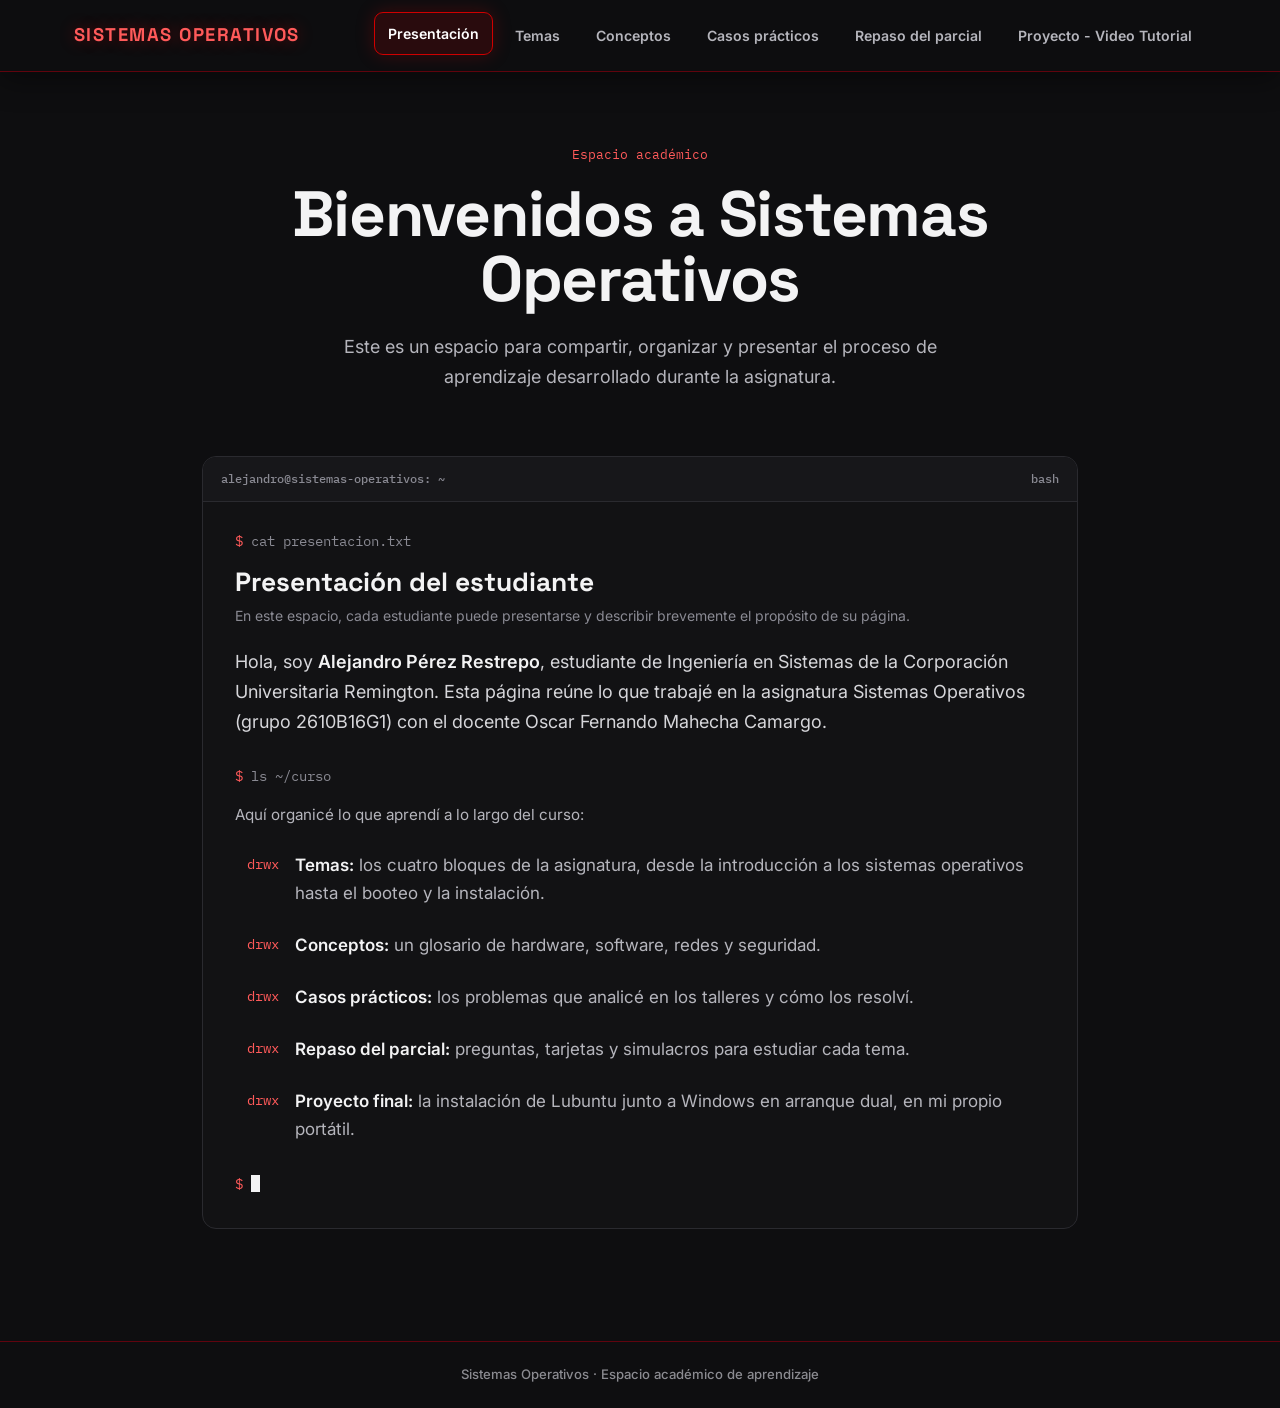
<file: index.html>
<!doctype html>
<html lang="es">

<head>
  <meta charset="utf-8">
  <meta name="viewport" content="width=device-width,initial-scale=1">
  <meta name="description" content="Espacio académico de Sistemas Operativos">
  <title>Presentación | Sistemas Operativos</title>
  <link rel="stylesheet" href="css/estilos.css">
  <link rel="shortcut icon" href="img/favicon.jpg" type="image/x-icon">
</head>

<body class="portada-page">
  <header class="site-header">
    <div class="nav-wrap"><a class="brand" href="index.html">SISTEMAS OPERATIVOS</a>
      <nav class="navbar" aria-label="Navegación principal"><a href="index.html" class="active">Presentación</a><a
          href="temas.html" class="">Temas</a><a href="conceptos.html" class="">Conceptos</a><a
          href="casos-practicos.html" class="">Casos prácticos</a><a href="repaso.html" class="">Repaso del parcial</a><a href="proyecto.html" class="">Proyecto - Video
          Tutorial</a></nav>
    </div>
  </header>
  <main class="portada">
    <section class="pt-hero">
      <p class="pt-eyebrow">Espacio académico</p>
      <h1>Bienvenidos a Sistemas Operativos</h1>
      <p class="pt-lead">Este es un espacio para compartir, organizar y presentar el proceso de aprendizaje desarrollado durante la asignatura.</p>
    </section>

    <section class="pt-term" aria-labelledby="pt-titulo">
      <div class="pt-bar" aria-hidden="true"><span>alejandro@sistemas-operativos: ~</span><span>bash</span></div>
      <div class="pt-screen">
        <p class="pt-cmd" aria-hidden="true"><span class="pt-prompt">$</span> cat presentacion.txt</p>
        <h2 id="pt-titulo">Presentación del estudiante</h2>
        <p class="pt-note">En este espacio, cada estudiante puede presentarse y describir brevemente el propósito de su página.</p>
        <p class="pt-intro">Hola, soy <strong>Alejandro Pérez Restrepo</strong>, estudiante de Ingeniería en Sistemas de la Corporación Universitaria Remington. Esta página reúne lo que trabajé en la asignatura Sistemas Operativos (grupo 2610B16G1) con el docente Oscar Fernando Mahecha Camargo.</p>
        <p class="pt-cmd" aria-hidden="true"><span class="pt-prompt">$</span> ls ~/curso</p>
        <p class="pt-listlead">Aquí organicé lo que aprendí a lo largo del curso:</p>
        <nav aria-label="Secciones del sitio">
          <ul class="pt-list">
            <li><a href="temas.html"><span class="pt-perm" aria-hidden="true">drwx</span><span class="pt-item"><strong>Temas:</strong> los cuatro bloques de la asignatura, desde la introducción a los sistemas operativos hasta el booteo y la instalación.</span></a></li>
            <li><a href="conceptos.html"><span class="pt-perm" aria-hidden="true">drwx</span><span class="pt-item"><strong>Conceptos:</strong> un glosario de hardware, software, redes y seguridad.</span></a></li>
            <li><a href="casos-practicos.html"><span class="pt-perm" aria-hidden="true">drwx</span><span class="pt-item"><strong>Casos prácticos:</strong> los problemas que analicé en los talleres y cómo los resolví.</span></a></li>
            <li><a href="repaso.html"><span class="pt-perm" aria-hidden="true">drwx</span><span class="pt-item"><strong>Repaso del parcial:</strong> preguntas, tarjetas y simulacros para estudiar cada tema.</span></a></li>
            <li><a href="proyecto.html"><span class="pt-perm" aria-hidden="true">drwx</span><span class="pt-item"><strong>Proyecto final:</strong> la instalación de Lubuntu junto a Windows en arranque dual, en mi propio portátil.</span></a></li>
          </ul>
        </nav>
        <p class="pt-cmd pt-end" aria-hidden="true"><span class="pt-prompt">$</span> <span class="pt-cursor"></span></p>
      </div>
    </section>
  </main>
  <footer class="footer">Sistemas Operativos · Espacio académico de aprendizaje</footer>
</body>

</html>
</file>
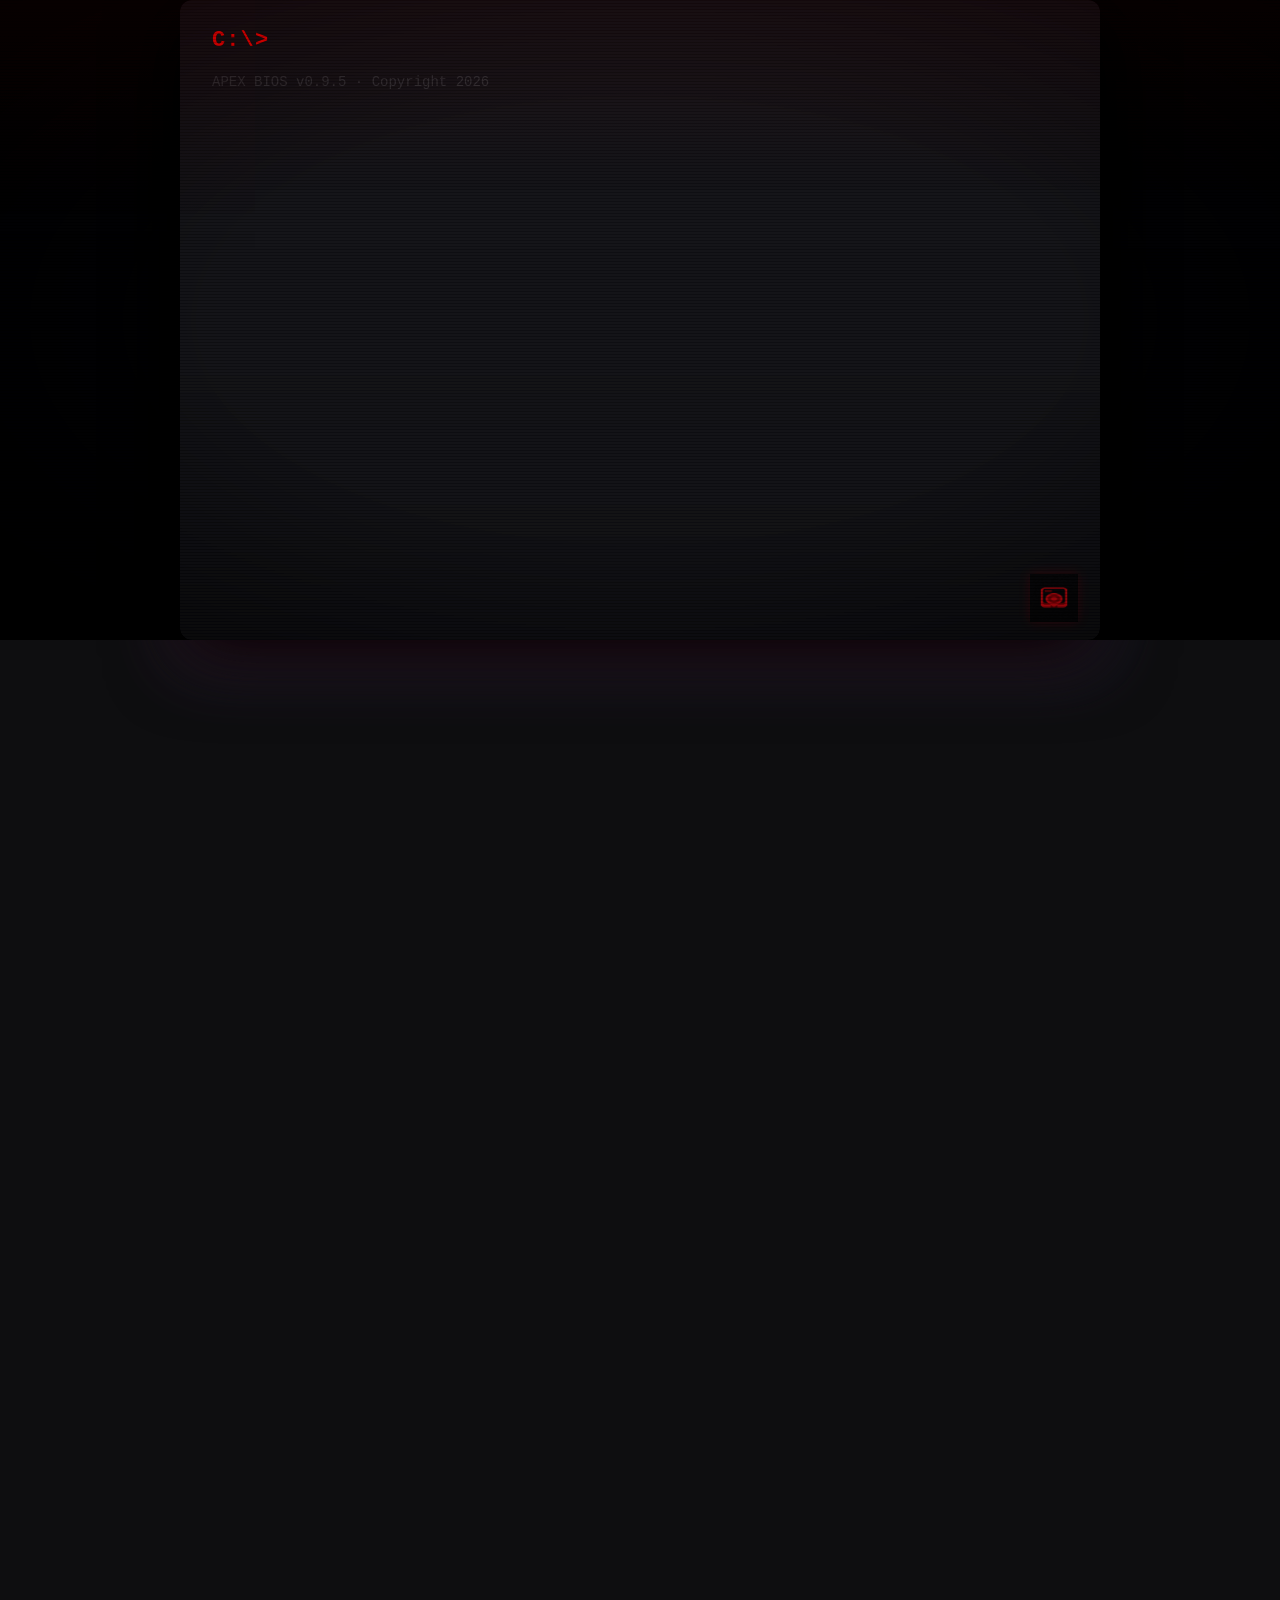
<file: juegos/index.html>
<!DOCTYPE html>
<html lang="es"><head><meta charset="utf-8"><title>Juegos · APEX OS</title>
<meta http-equiv="refresh" content="0; url=../apex-os-mejorado.html">
</head><body><p>Los juegos se abren desde el Arcade de <a href="../apex-os-mejorado.html">APEX OS</a>.</p></body></html>
</file>
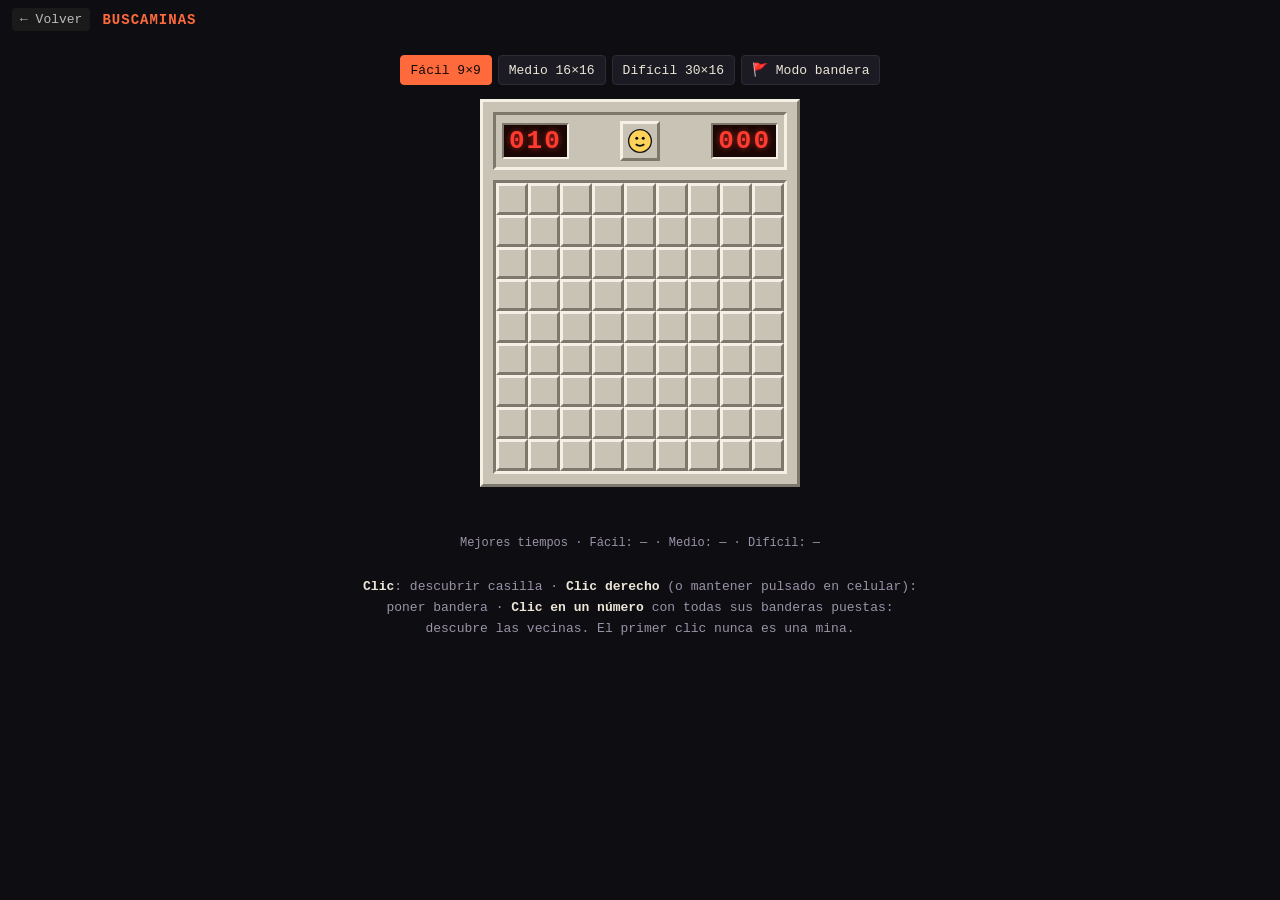
<file: juegos/buscaminas/index.html>
<!DOCTYPE html>
<html lang="es">
<head>
<meta charset="utf-8">
<meta name="viewport" content="width=device-width, initial-scale=1">
<title>Buscaminas · Juegos retro</title>
<style>
  :root{
    --bg:#0e0d12; --ink:#ece6d8; --dim:#9b93a8;
    --face:#c9c3b6; --hi:#f4f0e6; --lo:#7d776c; --open:#b9b3a6; --line:#a29c90;
    --accent:#ff6a3d; --led:#ff3b2f; --ledbg:#1a0705;
  }
  *{box-sizing:border-box}
  html,body{margin:0;min-height:100%;background:var(--bg);color:var(--ink);font-family:"IBM Plex Mono","Courier New",monospace}
  .top{display:flex;align-items:center;gap:12px;padding:8px 12px;font-size:13px;flex-wrap:wrap}
  .top a{color:#bbb;text-decoration:none;background:#1a1a1a;padding:4px 8px;border-radius:4px}
  .top h1{font-size:14px;margin:0;color:var(--accent);letter-spacing:1px}
  main{display:flex;flex-direction:column;align-items:center;padding:16px 10px 40px;gap:14px}
  .niveles{display:flex;gap:6px;flex-wrap:wrap;justify-content:center}
  .niveles button,.modo{font:inherit;font-size:13px;background:#1c1a22;color:var(--ink);border:1px solid #2e2a36;border-radius:4px;padding:6px 10px;cursor:pointer}
  .niveles button.on{background:var(--accent);border-color:var(--accent);color:#120a06}
  .modo.on{background:#ffd25a;color:#120a06;border-color:#ffd25a}

  /* Marco con relieve, estilo PC de los 90 pero con paleta propia */
  .marco{background:var(--face);padding:10px;border:3px solid;border-color:var(--hi) var(--lo) var(--lo) var(--hi);max-width:100%;overflow-x:auto}
  .panel{display:flex;align-items:center;justify-content:space-between;gap:12px;padding:6px;margin-bottom:10px;border:3px solid;border-color:var(--lo) var(--hi) var(--hi) var(--lo)}
  .led{background:var(--ledbg);color:var(--led);font-family:"Courier New",monospace;font-weight:bold;font-size:26px;line-height:1;padding:3px 5px;min-width:62px;text-align:right;letter-spacing:2px;text-shadow:0 0 6px rgba(255,59,47,.6);border:2px solid;border-color:var(--lo) var(--hi) var(--hi) var(--lo)}
  .cara{width:40px;height:40px;background:var(--face);border:3px solid;border-color:var(--hi) var(--lo) var(--lo) var(--hi);cursor:pointer;padding:0;display:grid;place-items:center}
  .cara:active{border-color:var(--lo) var(--hi) var(--hi) var(--lo)}
  .cara svg{width:26px;height:26px}
  .tablero{display:grid;border:3px solid;border-color:var(--lo) var(--hi) var(--hi) var(--lo);user-select:none;-webkit-user-select:none;touch-action:manipulation;width:max-content}
  .c{width:var(--t);height:var(--t);display:grid;place-items:center;font-weight:bold;font-size:calc(var(--t)*.62);line-height:1;
     background:var(--face);border:calc(var(--t)*.1) solid;border-color:var(--hi) var(--lo) var(--lo) var(--hi);cursor:pointer;padding:0;font-family:inherit}
  .c.abierta{background:var(--open);border:1px solid var(--line);cursor:default}
  .c.boom{background:var(--led)}
  .c.mal{background:#e8b0a8}
  .c svg{width:82%;height:82%}
  .n1{color:#1f4fd1}.n2{color:#1f7a2e}.n3{color:#c81d1d}.n4{color:#22237a}
  .n5{color:#7a1d1d}.n6{color:#127a7a}.n7{color:#111}.n8{color:#555}
  .info{color:var(--dim);font-size:13px;text-align:center;max-width:560px;line-height:1.6}
  .info b{color:var(--ink)}
  .records{font-size:12px;color:var(--dim)}
  .msg{min-height:1.4em;font-size:15px;color:#ffd25a}
</style>
<script>if (window.self !== window.top) document.documentElement.classList.add("embebido");</script>
<style>.embebido a[href="../"]{display:none!important}</style>
</head>
<body>
  <div class="top">
    <a href="../">← Volver</a>
    <h1>BUSCAMINAS</h1>
  </div>
  <main>
    <div class="niveles">
      <button data-n="facil">Fácil 9×9</button>
      <button data-n="medio">Medio 16×16</button>
      <button data-n="dificil">Difícil 30×16</button>
      <button class="modo" id="modo" title="En celular: activa para poner banderas con un toque">🚩 Modo bandera</button>
    </div>

    <div class="marco">
      <div class="panel">
        <div class="led" id="minas">000</div>
        <button class="cara" id="cara" aria-label="Nueva partida"></button>
        <div class="led" id="tiempo">000</div>
      </div>
      <div class="tablero" id="tablero" role="grid"></div>
    </div>

    <div class="msg" id="msg" aria-live="polite"></div>
    <div class="records" id="records"></div>
    <p class="info">
      <b>Clic</b>: descubrir casilla · <b>Clic derecho</b> (o mantener pulsado en celular): poner bandera ·
      <b>Clic en un número</b> con todas sus banderas puestas: descubre las vecinas.
      El primer clic nunca es una mina.
    </p>
  </main>

<script>
(() => {
  const NIVELES = {
    facil:   { w: 9,  h: 9,  minas: 10 },
    medio:   { w: 16, h: 16, minas: 40 },
    dificil: { w: 30, h: 16, minas: 99 },
  };

  // Iconos propios en SVG
  const SVG = {
    mina: '<svg viewBox="0 0 20 20"><g stroke="#111" stroke-width="2" stroke-linecap="round"><line x1="10" y1="1.5" x2="10" y2="18.5"/><line x1="1.5" y1="10" x2="18.5" y2="10"/><line x1="4" y1="4" x2="16" y2="16"/><line x1="16" y1="4" x2="4" y2="16"/></g><circle cx="10" cy="10" r="5.5" fill="#111"/><circle cx="8" cy="8" r="1.6" fill="#fff"/></svg>',
    bandera: '<svg viewBox="0 0 20 20"><path d="M12.5 1.5 L2 6.5 L12.5 11.5 Z" fill="#e01b1b" stroke="#7a0b0b" stroke-width=".8"/><rect x="12" y="1.5" width="2.2" height="14" fill="#111"/><rect x="5.5" y="15.5" width="12" height="3" rx=".5" fill="#111"/></svg>',
    cara: (tipo) => {
      const boca = { normal: '<path d="M8 15 Q12 18 16 15" stroke="#111" stroke-width="1.6" fill="none"/>',
                     susto:  '<circle cx="12" cy="15.5" r="2" fill="#111"/>',
                     gano:   '<path d="M7.5 14 Q12 19.5 16.5 14 Z" fill="#111"/>',
                     perdio: '<path d="M8 17 Q12 13.5 16 17" stroke="#111" stroke-width="1.6" fill="none"/>' }[tipo];
      const ojos = tipo === "perdio"
        ? '<g stroke="#111" stroke-width="1.4"><line x1="7.5" y1="8" x2="10" y2="10.5"/><line x1="10" y1="8" x2="7.5" y2="10.5"/><line x1="14" y1="8" x2="16.5" y2="10.5"/><line x1="16.5" y1="8" x2="14" y2="10.5"/></g>'
        : tipo === "gano"
        ? '<rect x="5.5" y="8" width="13" height="3" rx="1" fill="#111"/>'
        : '<circle cx="9" cy="9.5" r="1.4" fill="#111"/><circle cx="15" cy="9.5" r="1.4" fill="#111"/>';
      return '<svg viewBox="0 0 24 24"><circle cx="12" cy="12" r="10.5" fill="#ffd25a" stroke="#111" stroke-width="1.2"/>' + ojos + boca + '</svg>';
    },
  };

  const $ = id => document.getElementById(id);
  const tablero = $("tablero"), cara = $("cara");
  let nivel, W, H, N, celdas, minas, abiertas, banderas, estado, t0, timer, modoBandera = false;

  const vecinos = i => {
    const x = i % W, y = (i / W) | 0, r = [];
    for (let dy = -1; dy <= 1; dy++) for (let dx = -1; dx <= 1; dx++) {
      if (!dx && !dy) continue;
      const nx = x + dx, ny = y + dy;
      if (nx >= 0 && ny >= 0 && nx < W && ny < H) r.push(ny * W + nx);
    }
    return r;
  };

  function nuevo(n) {
    nivel = n || nivel || "facil";
    ({ w: W, h: H, minas: N } = NIVELES[nivel]);
    document.querySelectorAll(".niveles button[data-n]").forEach(b => b.classList.toggle("on", b.dataset.n === nivel));
    minas = null; abiertas = 0; banderas = 0; estado = "listo";
    clearInterval(timer); $("tiempo").textContent = "000";
    $("msg").textContent = "";
    ponerCara("normal");
    // Tamaño de casilla según el ancho de pantalla
    const t = Math.max(22, Math.min(32, Math.floor((Math.min(innerWidth, 1000) - 60) / W)));
    tablero.style.setProperty("--t", t + "px");
    tablero.style.gridTemplateColumns = `repeat(${W}, var(--t))`;
    tablero.innerHTML = "";
    celdas = [];
    for (let i = 0; i < W * H; i++) {
      const b = document.createElement("button");
      b.className = "c"; b.dataset.i = i;
      b.setAttribute("aria-label", "casilla");
      tablero.appendChild(b);
      celdas.push({ el: b, mina: false, n: 0, abierta: false, bandera: false });
    }
    contador();
    mostrarRecords();
  }

  // Las minas se ponen después del primer clic, evitando esa casilla y sus vecinas
  function sembrar(segura) {
    const prohibidas = new Set([segura, ...vecinos(segura)]);
    const libres = [];
    for (let i = 0; i < W * H; i++) if (!prohibidas.has(i)) libres.push(i);
    for (let k = 0; k < N; k++) {           // Fisher-Yates parcial
      const j = k + Math.floor(Math.random() * (libres.length - k));
      [libres[k], libres[j]] = [libres[j], libres[k]];
      celdas[libres[k]].mina = true;
    }
    celdas.forEach((c, i) => c.n = vecinos(i).filter(v => celdas[v].mina).length);
    minas = true;
    estado = "jugando";
    t0 = performance.now();
    timer = setInterval(() => $("tiempo").textContent = String(Math.min(999, ((performance.now() - t0) / 1000) | 0)).padStart(3, "0"), 250);
  }

  function abrir(i) {
    const pila = [i];
    while (pila.length) {                    // relleno por inundación de las zonas vacías
      const k = pila.pop(), c = celdas[k];
      if (c.abierta || c.bandera) continue;
      c.abierta = true; abiertas++;
      c.el.classList.add("abierta");
      c.el.setAttribute("aria-label", c.n ? c.n + " minas cerca" : "vacía");
      if (c.mina) { c.el.innerHTML = SVG.mina; continue; }
      if (c.n) { c.el.textContent = c.n; c.el.classList.add("n" + c.n); }
      else vecinos(k).forEach(v => pila.push(v));
    }
  }

  function descubrir(i) {
    if (estado === "fin") return;
    if (!minas) sembrar(i);
    const c = celdas[i];
    if (c.bandera) return;
    if (c.abierta) {                         // "acorde": abrir vecinas si las banderas coinciden
      if (!c.n) return;
      const vs = vecinos(i);
      if (vs.filter(v => celdas[v].bandera).length !== c.n) return;
      vs.forEach(v => { if (!celdas[v].abierta && !celdas[v].bandera) { if (celdas[v].mina) return perder(v); abrir(v); } });
    } else {
      if (c.mina) return perder(i);
      abrir(i);
    }
    if (estado !== "fin" && abiertas === W * H - N) ganar();
  }

  function marcar(i) {
    if (estado === "fin") return;
    const c = celdas[i];
    if (c.abierta) return;
    c.bandera = !c.bandera;
    banderas += c.bandera ? 1 : -1;
    c.el.innerHTML = c.bandera ? SVG.bandera : "";
    c.el.setAttribute("aria-label", c.bandera ? "bandera" : "casilla");
    contador();
  }

  function perder(i) {
    estado = "fin"; clearInterval(timer);
    celdas.forEach(c => {
      if (c.mina && !c.bandera) { c.el.classList.add("abierta"); c.el.innerHTML = SVG.mina; }
      if (!c.mina && c.bandera) c.el.classList.add("mal");
    });
    celdas[i].el.classList.add("boom");
    ponerCara("perdio");
    $("msg").textContent = "¡Boom! Pulsa la cara para jugar de nuevo.";
  }

  function ganar() {
    estado = "fin"; clearInterval(timer);
    const seg = (performance.now() - t0) / 1000;
    celdas.forEach(c => { if (c.mina && !c.bandera) { c.bandera = true; c.el.innerHTML = SVG.bandera; } });
    banderas = N; contador();
    ponerCara("gano");
    const rec = leerRecords(), previo = rec[nivel];
    let txt = `¡Ganaste en ${seg.toFixed(1)} segundos!`;
    if (!previo || seg < previo) { rec[nivel] = seg; guardarRecords(rec); txt += " Nuevo récord."; }
    $("msg").textContent = txt;
    mostrarRecords();
  }

  const contador = () => {
    const v = N - banderas;
    $("minas").textContent = (v < 0 ? "-" + String(-v).padStart(2, "0") : String(v).padStart(3, "0"));
  };
  const ponerCara = t => cara.innerHTML = SVG.cara(t);

  // Récords en este navegador
  function leerRecords() { try { return JSON.parse(localStorage.getItem("buscaminas-records")) || {}; } catch (e) { return {}; } }
  function guardarRecords(r) { try { localStorage.setItem("buscaminas-records", JSON.stringify(r)); } catch (e) {} }
  function mostrarRecords() {
    const r = leerRecords();
    const f = k => r[k] ? r[k].toFixed(1) + " s" : "—";
    $("records").textContent = `Mejores tiempos · Fácil: ${f("facil")} · Medio: ${f("medio")} · Difícil: ${f("dificil")}`;
  }

  // ---------- Entrada: ratón y toque ----------
  let pulsado = null, largo = false;
  tablero.addEventListener("contextmenu", e => e.preventDefault());
  tablero.addEventListener("pointerdown", e => {
    const b = e.target.closest(".c"); if (!b || estado === "fin") return;
    if (e.button === 0) ponerCara("susto");
    largo = false;
    if (e.pointerType !== "mouse") {
      pulsado = setTimeout(() => { largo = true; marcar(+b.dataset.i); if (navigator.vibrate) navigator.vibrate(25); }, 380);
    }
  });
  const soltar = () => { clearTimeout(pulsado); if (estado !== "fin") ponerCara("normal"); };
  tablero.addEventListener("pointerup", e => {
    soltar();
    const b = e.target.closest(".c"); if (!b) return;
    const i = +b.dataset.i;
    if (largo) return;
    if (e.button === 2) return marcar(i);
    if (e.button === 0) (modoBandera && !celdas[i].abierta) ? marcar(i) : descubrir(i);
  });
  tablero.addEventListener("pointerleave", soltar);
  tablero.addEventListener("pointercancel", soltar);

  cara.addEventListener("click", () => nuevo());
  document.querySelectorAll(".niveles button[data-n]").forEach(b => b.addEventListener("click", () => nuevo(b.dataset.n)));
  $("modo").addEventListener("click", () => { modoBandera = !modoBandera; $("modo").classList.toggle("on", modoBandera); });
  addEventListener("keydown", e => { if (e.key === "F2" || e.key === "r") nuevo(); });

  nuevo("facil");
})();
</script>
</body>
</html>
</file>
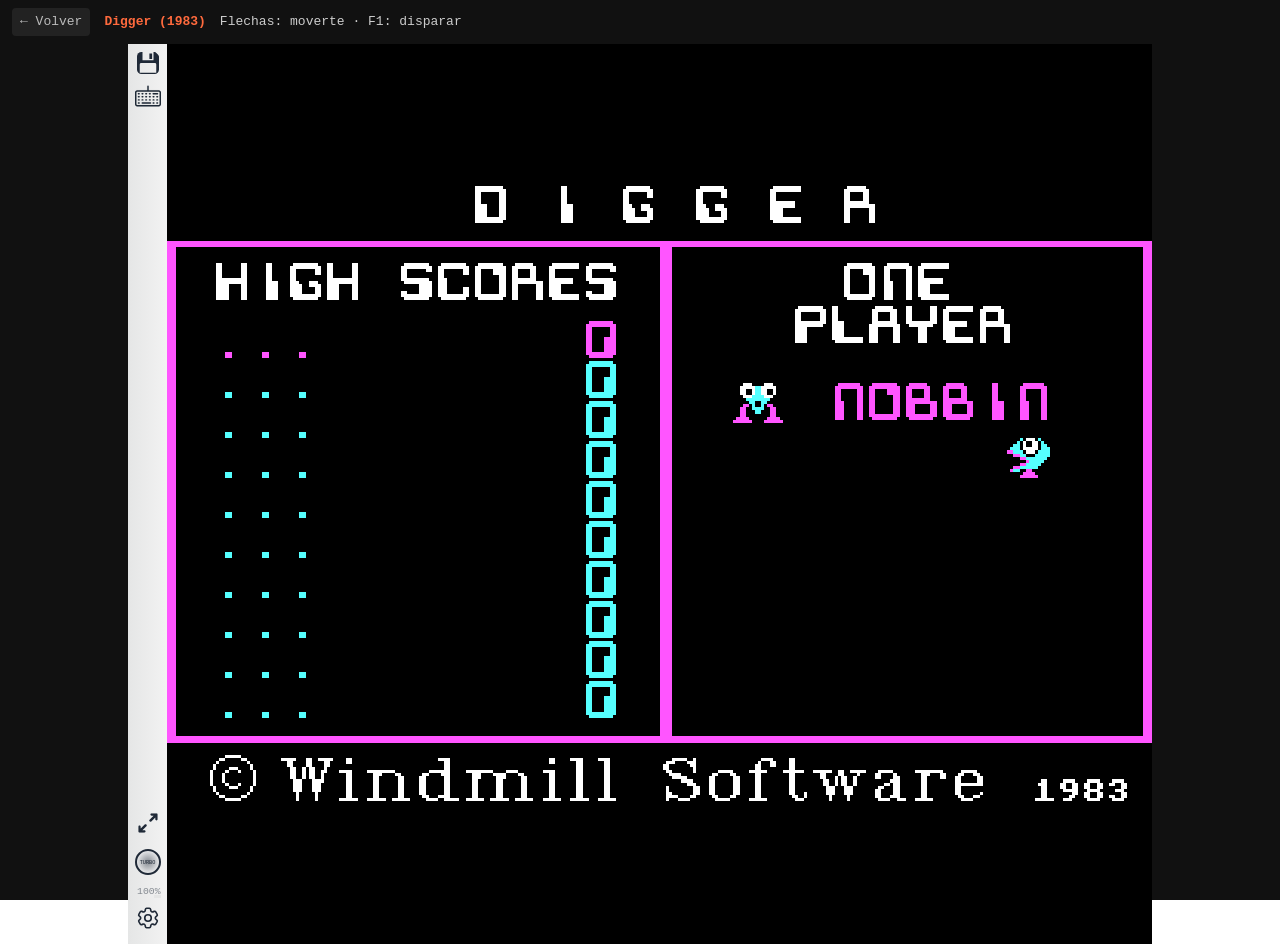
<file: juegos/dos/index.html>
<!DOCTYPE html>
<html lang="es">
<head>
  <meta charset="UTF-8">
  <meta name="viewport" content="width=device-width, initial-scale=1.0">
  <title>Juego DOS en el navegador</title>

  <!-- js-dos: DOSBox compilado a WebAssembly, copiado dentro del repo (carpeta js-dos/) -->
  <link rel="stylesheet" href="js-dos/js-dos.css">
  <script src="js-dos/js-dos.js"></script>

  <style>
    html, body { margin: 0; height: 100%; background: #111; color: #ccc; font-family: monospace; }
    .top { display: flex; align-items: center; gap: 14px; padding: 8px 12px; font-size: 13px; flex-wrap: wrap; }
    .top a { color: #bbb; text-decoration: none; background: #222; padding: 4px 8px; border-radius: 4px; }
    .top b { color: #ff6a3d; }
    #dos { width: 100%; max-width: 1024px; aspect-ratio: 4 / 3; margin: 0 auto; }
    .missing { max-width: 640px; margin: 60px auto; padding: 20px; line-height: 1.6; }
  </style>
<script>if (window.self !== window.top) document.documentElement.classList.add("embebido");</script>
<style>.embebido a[href="../"]{display:none!important}.embebido .top{display:none}.embebido #dos{max-width:none;height:100vh;aspect-ratio:auto}</style>
</head>
<body>
  <div class="top">
    <a href="../">← Volver</a>
    <b id="titulo"></b>
    <span id="controles"></span>
  </div>
  <div id="dos"></div>

  <script>
    // Catálogo de juegos: cada uno es un bundle .jsdos en esta misma carpeta.
    // Un bundle es solo un .zip con los archivos del juego + .jsdos/dosbox.conf
    const JUEGOS = {
      digger:   { titulo: "Digger (1983)", bundle: "digger.jsdos",
                  controles: "Flechas: moverte · F1: disparar" },
      freedoom: { titulo: "Freedoom: Phase 1 (motor FastDoom)", bundle: "freedoom.jsdos",
                  controles: "Flechas: moverte · Ctrl: disparar · Espacio: abrir puertas · Alt+flechas: paso lateral · Shift: correr · 1-7: armas" },
      wolf3d:   { titulo: "Wolfenstein 3D · episodio shareware (1992)", bundle: "wolf3d.jsdos",
                  controles: "Flechas: moverte · Ctrl: disparar · Espacio: abrir puertas · Alt+flechas: paso lateral" },
      tyrian:   { titulo: "Tyrian 2000 (freeware)", bundle: "tyrian.jsdos",
                  controles: "Flechas: mover la nave · Espacio: disparar · Enter: menú" },
      omf:      { titulo: "One Must Fall: 2097 (freeware)", bundle: "omf.jsdos",
                  controles: "Flechas: moverte · Ctrl/Alt: golpe y patada · Enter: menú" },
      liero:    { titulo: "Liero 1.33 (freeware)", bundle: "liero.jsdos",
                  controles: "J1: flechas, Ctrl, Shift · J2: R/F/D/G, Tab, ` · ver menú del juego" },
    };

    const id = new URLSearchParams(location.search).get("juego") || "digger";
    const juego = JUEGOS[id];
    const dosDiv = document.getElementById("dos");

    if (!juego) {
      dosDiv.outerHTML = '<div class="missing">No existe ese juego. Vuelve a la portada.</div>';
    } else {
      document.title = juego.titulo + " · Juegos retro";
      document.getElementById("titulo").textContent = juego.titulo;
      document.getElementById("controles").textContent = juego.controles;

      // Si el bundle todavía no se ha subido al repo, avisar en vez de mostrar un error del emulador
      fetch(juego.bundle, { method: "HEAD" }).then(r => {
        if (!r.ok) throw new Error();
        Dos(dosDiv, {
          url: juego.bundle,
          pathPrefix: new URL("js-dos/emulators/", location.href).href, // dónde están los .wasm
          autoStart: true,
        });
      }).catch(() => {
        dosDiv.outerHTML = '<div class="missing">Este juego todavía no está instalado: falta el archivo <code>dos/' +
          juego.bundle + '</code> en el repositorio. Mira el README para saber cómo agregarlo.</div>';
      });
    }
  </script>
</body>
</html>
</file>
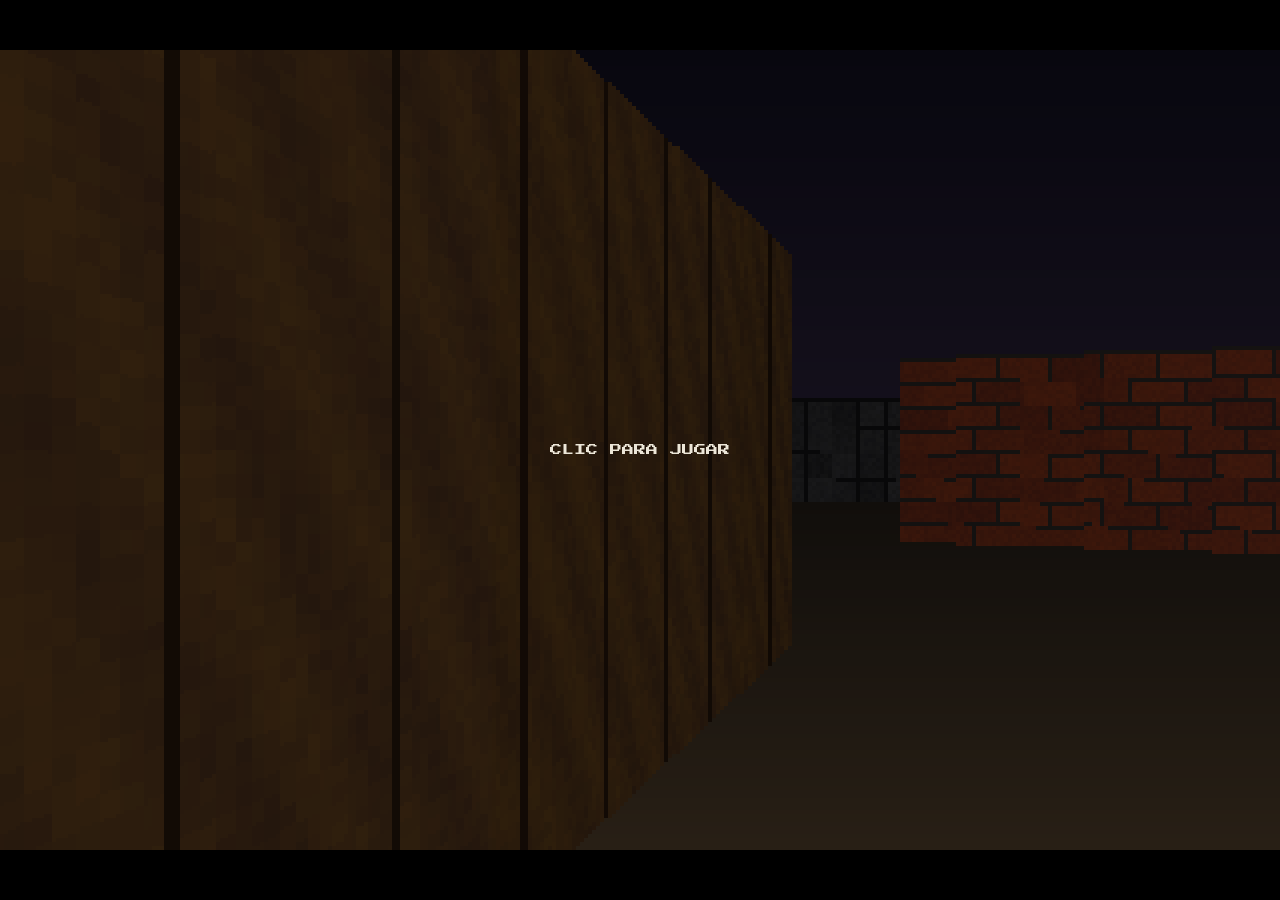
<file: juegos/raycaster/index.html>
<!DOCTYPE html>
<html lang="es">
<head>
<meta charset="utf-8">
<meta name="viewport" content="width=device-width, initial-scale=1">
<title>Mini raycaster retro: cómo funciona un 3D de los 90</title>
<link rel="preconnect" href="https://fonts.googleapis.com">
<link href="https://fonts.googleapis.com/css2?family=Press+Start+2P&family=IBM+Plex+Sans:wght@400;600&family=IBM+Plex+Mono&display=swap" rel="stylesheet">
<style>
  :root{
    --bg:#0e0d12; --panel:#17151d; --line:#2a2633; --ink:#ece6d8; --dim:#9b93a8;
    --accent:#ff6a3d; --green:#7cf29a; --yellow:#ffd25a;
  }
  *{box-sizing:border-box}
  html,body{margin:0;background:var(--bg);color:var(--ink);font-family:"IBM Plex Sans",system-ui,sans-serif;line-height:1.55}
  header{max-width:1100px;margin:0 auto;padding:28px 20px 8px}
  h1{font-family:"Press Start 2P",monospace;font-size:clamp(16px,2.6vw,24px);line-height:1.4;margin:0 0 10px;color:var(--accent);letter-spacing:.5px}
  header p{margin:0;color:var(--dim);max-width:760px}
  main{max-width:1100px;margin:0 auto;padding:16px 20px;display:grid;grid-template-columns:minmax(0,1fr) 300px;gap:18px}
  @media (max-width:860px){main{grid-template-columns:1fr}}
  .stage{background:#000;border:2px solid var(--line);border-radius:6px;position:relative;overflow:hidden}
  #view{display:block;width:100%;height:auto;aspect-ratio:320/200;image-rendering:pixelated;image-rendering:crisp-edges;outline:none}
  .hud{display:flex;justify-content:space-between;gap:10px;padding:8px 12px;font-family:"IBM Plex Mono",monospace;font-size:12px;color:var(--dim);background:#0a090d;border-top:1px solid var(--line);flex-wrap:wrap}
  .hud b{color:var(--yellow);font-weight:400}
  .focus-hint{position:absolute;inset:0;display:flex;align-items:center;justify-content:center;background:rgba(0,0,0,.55);font-family:"Press Start 2P",monospace;font-size:12px;color:var(--ink);cursor:pointer;text-align:center;padding:20px}
  .focus-hint.hidden{display:none}
  .touch{display:none;grid-template-columns:repeat(3,56px);gap:6px;justify-content:center;padding:10px;background:#0a090d}
  .touch button{height:48px;border-radius:8px;border:1px solid var(--line);background:var(--panel);color:var(--ink);font-size:18px;touch-action:none;user-select:none}
  @media (pointer:coarse){.touch{display:grid}}
  aside{display:flex;flex-direction:column;gap:14px}
  .card{background:var(--panel);border:1px solid var(--line);border-radius:6px;padding:14px}
  .card h2{font-family:"Press Start 2P",monospace;font-size:10px;margin:0 0 10px;color:var(--green);letter-spacing:.5px}
  #map{width:100%;height:auto;aspect-ratio:1;image-rendering:pixelated;display:block;border-radius:4px;cursor:crosshair;background:#000}
  .small{font-size:12px;color:var(--dim);margin:8px 0 0}
  label.row{display:flex;align-items:center;justify-content:space-between;gap:10px;font-size:14px;padding:6px 0;border-bottom:1px dashed var(--line)}
  label.row:last-child{border-bottom:0}
  label.row span.v{font-family:"IBM Plex Mono",monospace;color:var(--yellow);font-size:12px;min-width:46px;text-align:right}
  input[type=range]{width:120px;accent-color:var(--accent)}
  input[type=checkbox]{accent-color:var(--accent);width:16px;height:16px}
  select{background:#0a090d;color:var(--ink);border:1px solid var(--line);border-radius:4px;padding:3px 6px;font-family:inherit}
  .explain{max-width:1100px;margin:0 auto;padding:10px 20px 50px}
  .explain h2{font-family:"Press Start 2P",monospace;font-size:13px;color:var(--accent);margin:26px 0 14px}
  .steps{display:grid;grid-template-columns:repeat(auto-fit,minmax(240px,1fr));gap:12px}
  .step{background:var(--panel);border:1px solid var(--line);border-radius:6px;padding:14px}
  .step .n{font-family:"Press Start 2P",monospace;font-size:10px;color:var(--yellow)}
  .step h3{margin:6px 0 6px;font-size:15px}
  .step p{margin:0;font-size:14px;color:#cfc8d9}
  code{font-family:"IBM Plex Mono",monospace;font-size:.92em;background:#0a090d;border:1px solid var(--line);padding:1px 5px;border-radius:3px;color:var(--green)}
  .note{margin-top:14px;font-size:14px;color:#cfc8d9;background:var(--panel);border-left:3px solid var(--accent);padding:12px 14px;border-radius:0 6px 6px 0}
  kbd{font-family:"IBM Plex Mono",monospace;font-size:11px;border:1px solid var(--line);border-bottom-width:2px;padding:0 5px;border-radius:3px;background:#0a090d}
</style>
<script>if (window.self !== window.top) document.documentElement.classList.add("embebido");</script>
<style>.embebido a[href="../"]{display:none!important}</style>
<style>
  /* Versión para APEX OS: solo el juego, sin paneles de explicación */
  html,body{background:#000;height:100%;overflow:hidden}
  header,aside,.explain,.hud{display:none!important}
  main{display:flex;align-items:center;justify-content:center;max-width:none;height:100vh;padding:0}
  main>section{width:min(100%,calc(100vh * 1.6))}
  .stage{border:0;border-radius:0}
</style>
</head>
<body>
<header>
  <a href="../" style="font-family:'IBM Plex Mono',monospace;font-size:13px;color:#9b93a8;text-decoration:none">← Volver</a>
  <h1>Mini raycaster</h1>
  <p>Un "3D falso" como el de Wolfenstein 3D (1992), hecho en unas 300 líneas de JavaScript y un <code>&lt;canvas&gt;</code>, sin librerías. Muévete con <kbd>W</kbd><kbd>S</kbd> o <kbd>↑</kbd><kbd>↓</kbd>, gira con <kbd>←</kbd><kbd>→</kbd> y camina de lado con <kbd>A</kbd><kbd>D</kbd>. Cambia los controles de la derecha para ver qué hace cada pieza del motor.</p>
</header>

<main>
  <section>
    <div class="stage">
      <canvas id="view" width="320" height="200" tabindex="0"></canvas>
      <div class="focus-hint" id="hint">CLIC PARA JUGAR</div>
      <div class="hud">
        <span>FPS <b id="fps">0</b></span>
        <span>Rayos/cuadro <b id="rays">0</b></span>
        <span>Pos <b id="pos">0,0</b></span>
        <span>Ángulo <b id="ang">0°</b></span>
      </div>
      <div class="touch" id="touch">
        <span></span><button data-k="ArrowUp">▲</button><span></span>
        <button data-k="ArrowLeft">⟲</button><button data-k="ArrowDown">▼</button><button data-k="ArrowRight">⟳</button>
      </div>
    </div>
  </section>

  <aside>
    <div class="card">
      <h2>VISTA DESDE ARRIBA</h2>
      <canvas id="map" width="256" height="256"></canvas>
      <p class="small">Las líneas verdes son los rayos. Haz clic en una celda para poner o quitar una pared.</p>
    </div>
    <div class="card">
      <h2>CONTROLES DEL MOTOR</h2>
      <label class="row">Número de rayos
        <select id="nrays">
          <option value="20">20</option><option value="40">40</option><option value="80">80</option>
          <option value="160">160</option><option value="320" selected>320</option>
        </select>
      </label>
      <label class="row">Campo de visión <input type="range" id="fov" min="30" max="120" value="66"><span class="v" id="fovv">66°</span></label>
      <label class="row">Corregir "ojo de pez" <input type="checkbox" id="fish" checked></label>
      <label class="row">Texturas <input type="checkbox" id="tex" checked></label>
      <label class="row">Sombra por distancia <input type="checkbox" id="fog" checked></label>
      <label class="row">Rayos en el mapa <input type="checkbox" id="showrays" checked></label>
    </div>
  </aside>
</main>

<section class="explain">
  <h2>CÓMO FUNCIONA, PASO A PASO</h2>
  <div class="steps">
    <div class="step"><div class="n">01</div><h3>El mundo es una cuadrícula</h3><p>El nivel es una matriz 2D: <code>0</code> es suelo y <code>1–4</code> son paredes de distinto tipo. No hay modelos 3D. Todo lo que ves sale de este mapa plano (el de la derecha).</p></div>
    <div class="step"><div class="n">02</div><h3>Un rayo por columna</h3><p>Por cada columna vertical de la pantalla (320 en total) se lanza un rayo desde el jugador, repartiendo los ángulos dentro del campo de visión. Baja a 20 rayos y verás cada rayo como una franja ancha.</p></div>
    <div class="step"><div class="n">03</div><h3>DDA: saltar de celda en celda</h3><p>En vez de avanzar el rayo poco a poco, el algoritmo DDA calcula cuánto falta para cruzar la siguiente línea vertical u horizontal de la cuadrícula y salta directamente ahí, hasta encontrar una pared. Por eso es tan rápido.</p></div>
    <div class="step"><div class="n">04</div><h3>Distancia → altura</h3><p>Cuanto más lejos está la pared, más bajita se dibuja: <code>altura = escala / distancia</code>. Se pinta una línea vertical centrada, con techo arriba y suelo abajo. Esa es toda la "proyección 3D".</p></div>
    <div class="step"><div class="n">05</div><h3>Corrección de ojo de pez</h3><p>Los rayos de los bordes miden más distancia que los del centro aunque la pared sea recta, así que la pared se ve curva. Se corrige multiplicando por <code>cos(ánguloRayo − ánguloJugador)</code>. Desactívalo para verlo.</p></div>
    <div class="step"><div class="n">06</div><h3>Texturas en una columna</h3><p>Se calcula en qué punto exacto de la pared pegó el rayo (de 0 a 1). Eso elige qué columna de la textura de 64×64 se estira a lo alto de la franja. Las caras norte/sur se oscurecen para dar volumen.</p></div>
  </div>

  <h2>¿Y DOOM?</h2>
  <div class="note">
    Doom (1993) va un paso más allá: el mapa no es una cuadrícula sino polígonos de cualquier forma, con alturas distintas de suelo y techo, y para decidir qué dibujar usa un árbol BSP en vez de lanzar rayos. Aun así la idea es la misma: un mundo 2D que se "levanta" a 3D columna por columna, sin GPU. Por eso estos juegos corren hoy dentro de una página web casi sin gastar recursos. Para jugar al Doom original en el navegador no hace falta reescribirlo: se compila un emulador de DOS (DOSBox) a WebAssembly, y eso es lo que hace <b>js-dos</b>.
  </div>
</section>

<script>
(() => {
  // ---------- 1. MAPA (cuadrícula) ----------
  const MAP_SRC = [
    "1111111111111111",
    "1000000000000001",
    "1022200000033301",
    "1020000000000301",
    "1020004440000301",
    "1000004040000001",
    "1000004040000001",
    "1000000000022201",
    "1333000000020001",
    "1000000100020001",
    "1000000100000001",
    "1022220100444401",
    "1000000000400001",
    "1000000000400001",
    "1000000000000001",
    "1111111111111111",
  ];
  const MW = 16, MH = 16;
  const map = MAP_SRC.map(r => r.split("").map(Number));
  const cell = (x, y) => (x < 0 || y < 0 || x >= MW || y >= MH) ? 1 : map[y][x];

  // ---------- 2. PANTALLA (búfer de píxeles) ----------
  const W = 320, H = 200, TEX = 64;
  const view = document.getElementById("view");
  const ctx = view.getContext("2d");
  const img = ctx.createImageData(W, H);
  const buf = new Uint32Array(img.data.buffer);   // un entero por píxel (ABGR)
  const rgb = (r, g, b) => ((255 << 24) | (b << 16) | (g << 8) | r) >>> 0;
  const unpack = c => [c & 255, (c >> 8) & 255, (c >> 16) & 255];
  const scale = (c, f) => { const [r, g, b] = unpack(c); return rgb(r * f | 0, g * f | 0, b * f | 0); };

  // ---------- 3. TEXTURAS procedurales (sin imágenes externas) ----------
  const noise = (x, y, s) => {
    let n = Math.imul(x, 374761393) + Math.imul(y, 668265263) + Math.imul(s, 2147483647);
    n = Math.imul(n ^ (n >>> 13), 1274126177);
    return ((n ^ (n >>> 16)) >>> 0) / 4294967295;
  };
  function makeTex(fn) { const t = new Uint32Array(TEX * TEX); for (let y = 0; y < TEX; y++) for (let x = 0; x < TEX; x++) t[y * TEX + x] = fn(x, y); return t; }
  const textures = [
    null,
    // 1: ladrillo
    makeTex((x, y) => {
      const row = y >> 3, off = (row & 1) ? 8 : 0;
      const mortar = (y & 7) === 0 || ((x + off) & 15) === 0;
      if (mortar) return rgb(70, 62, 58);
      const n = noise((x + off) >> 4, row, 1) * 40 + noise(x, y, 2) * 25;
      return rgb(150 + n | 0, 58 + n * .4 | 0, 40);
    }),
    // 2: piedra
    makeTex((x, y) => {
      const bx = x >> 4, by = y >> 4, edge = (x & 15) === 0 || (y & 15) === 0;
      const n = noise(bx, by, 3) * 50 + noise(x, y, 4) * 30;
      const g = edge ? 55 : 95 + n | 0;
      return rgb(g, g, g + 8);
    }),
    // 3: madera
    makeTex((x, y) => {
      const plank = (x & 15) === 0;
      const grain = Math.sin((y + noise(x >> 4, 0, 5) * 40) * 0.35 + x * 0.6) * 12 + noise(x, y, 6) * 18;
      if (plank) return rgb(60, 36, 18);
      return rgb(128 + grain | 0, 82 + grain * .7 | 0, 42);
    }),
    // 4: panel "tecno"
    makeTex((x, y) => {
      const border = x < 2 || y < 2 || x > 61 || y > 61;
      const light = (x > 24 && x < 40 && y > 10 && y < 16);
      if (border) return rgb(30, 40, 70);
      if (light) return rgb(120, 255, 200);
      const n = noise(x >> 2, y >> 2, 7) * 18;
      return rgb(50 + n | 0, 70 + n | 0, 120 + n | 0);
    }),
  ];
  const flatColors = [0, rgb(170, 70, 50), rgb(120, 120, 128), rgb(140, 90, 45), rgb(60, 90, 150)];

  // Techo y suelo: un color por fila de la pantalla
  const ceilRow = new Uint32Array(H), floorRow = new Uint32Array(H);
  for (let y = 0; y < H; y++) {
    const t = y / (H / 2);
    ceilRow[y] = rgb(18 + 30 * t | 0, 16 + 22 * t | 0, 34 + 30 * t | 0);
    const f = (y - H / 2) / (H / 2);
    floorRow[y] = rgb(30 + 60 * f | 0, 26 + 44 * f | 0, 22 + 26 * f | 0);
  }

  // ---------- 4. JUGADOR y AJUSTES ----------
  const player = { x: 1.5, y: 9.5, a: -0.35 };
  const opt = { nrays: 320, fov: 66 * Math.PI / 180, fish: true, tex: true, fog: true, showrays: true };
  const $ = id => document.getElementById(id);
  $("nrays").onchange = e => opt.nrays = +e.target.value;
  $("fov").oninput = e => { opt.fov = e.target.value * Math.PI / 180; $("fovv").textContent = e.target.value + "°"; };
  $("fish").onchange = e => opt.fish = e.target.checked;
  $("tex").onchange = e => opt.tex = e.target.checked;
  $("fog").onchange = e => opt.fog = e.target.checked;
  $("showrays").onchange = e => opt.showrays = e.target.checked;

  // ---------- 5. ENTRADA ----------
  const keys = new Set();
  const GAME_KEYS = ["KeyW", "KeyA", "KeyS", "KeyD", "ArrowUp", "ArrowDown", "ArrowLeft", "ArrowRight"];
  let focused = false;
  const hint = $("hint");
  const focusGame = () => { focused = true; hint.classList.add("hidden"); view.focus(); };
  hint.addEventListener("click", focusGame);
  view.addEventListener("click", focusGame);
  view.addEventListener("blur", () => { focused = false; keys.clear(); hint.classList.remove("hidden"); });
  view.addEventListener("keydown", e => { if (GAME_KEYS.includes(e.code)) { keys.add(e.code); e.preventDefault(); } });
  view.addEventListener("keyup", e => keys.delete(e.code));
  document.querySelectorAll("#touch button").forEach(b => {
    const k = b.dataset.k;
    b.addEventListener("pointerdown", e => { e.preventDefault(); keys.add(k); hint.classList.add("hidden"); });
    ["pointerup", "pointerleave", "pointercancel"].forEach(ev => b.addEventListener(ev, () => keys.delete(k)));
  });

  // ---------- 6. MOVIMIENTO con colisiones ----------
  const R = 0.2; // radio del jugador
  const free = (x, y) => cell(Math.floor(x - R), Math.floor(y - R)) === 0 && cell(Math.floor(x + R), Math.floor(y - R)) === 0 &&
                         cell(Math.floor(x - R), Math.floor(y + R)) === 0 && cell(Math.floor(x + R), Math.floor(y + R)) === 0;
  function update(dt) {
    const rot = 2.6 * dt, spd = 3.0 * dt;
    if (keys.has("ArrowLeft")) player.a -= rot;
    if (keys.has("ArrowRight")) player.a += rot;
    let f = 0, s = 0;
    if (keys.has("KeyW") || keys.has("ArrowUp")) f += 1;
    if (keys.has("KeyS") || keys.has("ArrowDown")) f -= 1;
    if (keys.has("KeyD")) s += 1;
    if (keys.has("KeyA")) s -= 1;
    const ca = Math.cos(player.a), sa = Math.sin(player.a);
    const dx = (ca * f - sa * s) * spd, dy = (sa * f + ca * s) * spd;
    if (free(player.x + dx, player.y)) player.x += dx;   // ejes por separado = deslizarse por las paredes
    if (free(player.x, player.y + dy)) player.y += dy;
  }

  // ---------- 7. RAYCASTING (el corazón del motor) ----------
  const hits = []; // puntos de impacto para dibujar en el mapa
  function castRay(angle) {
    const dirX = Math.cos(angle), dirY = Math.sin(angle);
    let mapX = Math.floor(player.x), mapY = Math.floor(player.y);
    const deltaX = Math.abs(1 / dirX), deltaY = Math.abs(1 / dirY); // distancia entre líneas de la cuadrícula
    const stepX = dirX < 0 ? -1 : 1, stepY = dirY < 0 ? -1 : 1;
    let sideX = (dirX < 0 ? player.x - mapX : mapX + 1 - player.x) * deltaX;
    let sideY = (dirY < 0 ? player.y - mapY : mapY + 1 - player.y) * deltaY;
    let side = 0, tile = 0;
    for (let i = 0; i < 64 && tile === 0; i++) {        // DDA: saltar a la siguiente línea más cercana
      if (sideX < sideY) { sideX += deltaX; mapX += stepX; side = 0; }
      else               { sideY += deltaY; mapY += stepY; side = 1; }
      tile = cell(mapX, mapY);
    }
    const dist = side === 0 ? sideX - deltaX : sideY - deltaY;
    let wallX = side === 0 ? player.y + dist * dirY : player.x + dist * dirX;
    wallX -= Math.floor(wallX);
    return { dist, side, tile, wallX, dirX, dirY };
  }

  function render() {
    const n = opt.nrays, colW = W / n;
    const halfTan = Math.tan(opt.fov / 2);
    const projScale = (W / 2) / halfTan;               // distancia focal en píxeles
    hits.length = 0;
    for (let i = 0; i < n; i++) {
      const camX = 2 * (i + 0.5) / n - 1;               // -1 (izq) ... +1 (der)
      const rayA = player.a + Math.atan(camX * halfTan);
      const r = castRay(rayA);
      hits.push([player.x + r.dirX * r.dist, player.y + r.dirY * r.dist]);
      const d = opt.fish ? r.dist * Math.cos(rayA - player.a) : r.dist;
      const lineH = projScale / Math.max(d, 0.0001);
      const top = Math.round(H / 2 - lineH / 2), bot = Math.round(H / 2 + lineH / 2);
      const y0 = Math.max(0, top), y1 = Math.min(H, bot);
      let shade = opt.fog ? Math.max(0.18, 1 - d / 14) : 1;
      if (r.side === 1) shade *= 0.72;
      const tex = textures[r.tile];
      let tx = Math.floor(r.wallX * TEX);
      if ((r.side === 0 && r.dirX > 0) || (r.side === 1 && r.dirY < 0)) tx = TEX - 1 - tx;
      const flat = scale(flatColors[r.tile], shade);
      // Precalcular la columna de textura ya sombreada
      const col = new Uint32Array(TEX);
      if (opt.tex) for (let t = 0; t < TEX; t++) col[t] = scale(tex[t * TEX + tx], shade);
      const x0 = Math.floor(i * colW), x1 = Math.floor((i + 1) * colW);
      for (let x = x0; x < x1; x++) {
        let p = x;
        for (let y = 0; y < y0; y++, p += W) buf[p] = ceilRow[y];
        for (let y = y0; y < y1; y++, p += W) {
          buf[p] = opt.tex ? col[Math.min(TEX - 1, ((y - top) * TEX / lineH) | 0)] : flat;
        }
        for (let y = y1; y < H; y++, p += W) buf[p] = floorRow[y];
      }
    }
    ctx.putImageData(img, 0, 0);
  }

  // ---------- 8. MINIMAPA ----------
  const mc = $("map"), mctx = mc.getContext("2d"), S = mc.width / MW;
  const mapCss = ["#111", "#a8462f", "#77777f", "#8a5a2c", "#3c5a96"];
  function drawMap() {
    for (let y = 0; y < MH; y++) for (let x = 0; x < MW; x++) {
      mctx.fillStyle = mapCss[map[y][x]];
      mctx.fillRect(x * S, y * S, S - 1, S - 1);
    }
    const px = player.x * S, py = player.y * S;
    if (opt.showrays) {
      mctx.strokeStyle = "rgba(124,242,154,0.55)"; mctx.lineWidth = 1;
      mctx.beginPath();
      const step = Math.max(1, Math.floor(hits.length / 40));
      for (let i = 0; i < hits.length; i += step) { mctx.moveTo(px, py); mctx.lineTo(hits[i][0] * S, hits[i][1] * S); }
      const last = hits[hits.length - 1]; if (last) { mctx.moveTo(px, py); mctx.lineTo(last[0] * S, last[1] * S); }
      mctx.stroke();
    }
    mctx.fillStyle = "#ffd25a";
    mctx.beginPath(); mctx.arc(px, py, S * 0.28, 0, Math.PI * 2); mctx.fill();
    mctx.strokeStyle = "#ffd25a"; mctx.lineWidth = 2;
    mctx.beginPath(); mctx.moveTo(px, py); mctx.lineTo(px + Math.cos(player.a) * S * 0.8, py + Math.sin(player.a) * S * 0.8); mctx.stroke();
  }
  mc.addEventListener("click", e => {
    const r = mc.getBoundingClientRect();
    const x = Math.floor((e.clientX - r.left) / r.width * MW), y = Math.floor((e.clientY - r.top) / r.height * MH);
    if (x <= 0 || y <= 0 || x >= MW - 1 || y >= MH - 1) return;           // el borde siempre es pared
    if (map[y][x] === 0) {
      if (Math.abs(x + 0.5 - player.x) < 0.5 + R && Math.abs(y + 0.5 - player.y) < 0.5 + R) return; // no encerrar al jugador
      map[y][x] = 1 + ((x + y) % 4);
    } else map[y][x] = 0;
  });

  // ---------- 9. BUCLE PRINCIPAL ----------
  let last = performance.now(), acc = 0, frames = 0;
  function loop(now) {
    const dt = Math.min(0.05, (now - last) / 1000); last = now;
    update(dt); render(); drawMap();
    frames++; acc += dt;
    if (acc >= 0.5) {
      $("fps").textContent = Math.round(frames / acc); frames = 0; acc = 0;
      $("rays").textContent = opt.nrays;
      $("pos").textContent = player.x.toFixed(1) + ", " + player.y.toFixed(1);
      $("ang").textContent = (((player.a * 180 / Math.PI) % 360 + 360) % 360).toFixed(0) + "°";
    }
    requestAnimationFrame(loop);
  }
  requestAnimationFrame(loop);
})();
</script>
</body>
</html>
</file>
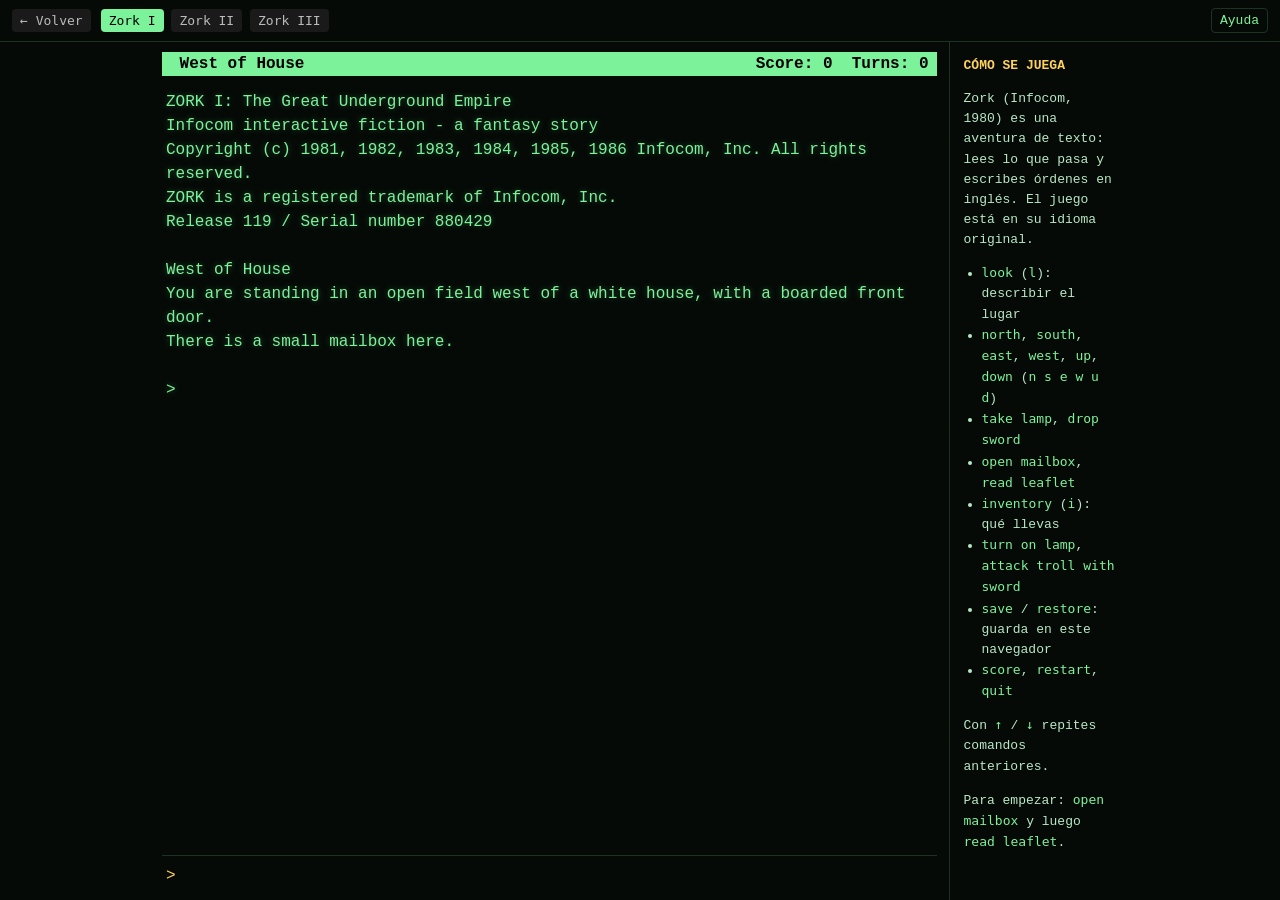
<file: juegos/zork/index.html>
<!DOCTYPE html>
<html lang="es">
<head>
<meta charset="utf-8">
<meta name="viewport" content="width=device-width, initial-scale=1">
<title>Zork · Juegos retro</title>
<style>
  :root{--bg:#050a06;--fg:#7cf29a;--dim:#3f8f57;--panel:#0c1610;--line:#1c3324;--amber:#ffd25a}
  *{box-sizing:border-box}
  html,body{margin:0;height:100%;background:var(--bg);color:var(--fg);font-family:"IBM Plex Mono","Courier New",monospace}
  body{display:flex;flex-direction:column}
  .top{display:flex;align-items:center;gap:10px;padding:8px 12px;font-size:13px;flex-wrap:wrap;border-bottom:1px solid var(--line)}
  .top a{color:#bbb;text-decoration:none;background:#1a1a1a;padding:4px 8px;border-radius:4px;font-family:monospace}
  .tabs a.on{background:var(--fg);color:#000}
  .ayuda-btn{margin-left:auto;background:none;border:1px solid var(--line);color:var(--fg);padding:4px 8px;border-radius:4px;font:inherit;cursor:pointer}
  .wrap{flex:1;display:flex;min-height:0;max-width:980px;width:100%;margin:0 auto}
  #juego{flex:1;display:flex;flex-direction:column;min-height:0;padding:0 12px}
  .estado{background:var(--fg);color:#000;padding:3px 8px;margin-top:10px;white-space:pre;overflow:hidden;font-weight:bold;min-height:1.5em}
  .texto{flex:1;overflow-y:auto;padding:14px 4px;line-height:1.5;font-size:16px;text-shadow:0 0 6px rgba(124,242,154,.35)}
  .linea{white-space:pre-wrap;min-height:1.5em}
  .s-input{color:var(--amber)}
  .s-emphasized{font-style:italic}
  .s-header,.s-subheader{font-weight:bold}
  .s-alert,.s-note{color:#ff8f6b}
  form.entrada{display:flex;gap:8px;align-items:center;border-top:1px solid var(--line);padding:10px 4px 14px}
  form.entrada span{color:var(--amber)}
  form.entrada input{flex:1;background:transparent;border:0;outline:0;color:var(--amber);font:inherit;font-size:16px;caret-color:var(--amber)}
  form.entrada.tecla::after{content:"[pulsa una tecla]";color:var(--dim)}
  aside{width:280px;border-left:1px solid var(--line);padding:14px;font-size:13px;line-height:1.55;color:#b9e8c6;overflow-y:auto}
  aside h2{font-size:13px;color:var(--amber);margin:0 0 8px}
  aside code{color:var(--fg)}
  aside ul{padding-left:18px;margin:6px 0 12px}
  @media (max-width:760px){aside{display:none}aside.ver{display:block;position:fixed;inset:46px 0 0 0;width:auto;background:var(--panel);z-index:5}}
  #dialogo{position:fixed;inset:0;background:rgba(0,0,0,.7);display:flex;align-items:center;justify-content:center;z-index:10}
  #dialogo[hidden]{display:none}
  #dialogo .caja{background:var(--panel);border:1px solid var(--fg);padding:18px;border-radius:6px;min-width:280px}
  #dialogo input{width:100%;background:#000;border:1px solid var(--line);color:var(--amber);font:inherit;padding:6px;margin:8px 0}
  #dialogo button{background:var(--fg);color:#000;border:0;padding:5px 12px;font:inherit;cursor:pointer;margin-right:6px}
  #dialogo .cancelar{background:#333;color:#ddd}
</style>
<script>if (window.self !== window.top) document.documentElement.classList.add("embebido");</script>
<style>.embebido a[href="../"]{display:none!important}</style>
</head>
<body>
  <div class="top">
    <a href="../">← Volver</a>
    <span class="tabs">
      <a href="?juego=zork1" data-j="zork1">Zork I</a>
      <a href="?juego=zork2" data-j="zork2">Zork II</a>
      <a href="?juego=zork3" data-j="zork3">Zork III</a>
    </span>
    <button class="ayuda-btn" onclick="document.querySelector('aside').classList.toggle('ver')">Ayuda</button>
  </div>

  <div class="wrap">
    <div id="juego">
      <div class="estado"></div>
      <div class="texto" aria-live="polite"></div>
      <form class="entrada" autocomplete="off"><span>&gt;</span><input aria-label="Escribe un comando" spellcheck="false" autocapitalize="off" disabled></form>
    </div>
    <aside>
      <h2>CÓMO SE JUEGA</h2>
      <p>Zork (Infocom, 1980) es una aventura de texto: lees lo que pasa y escribes órdenes en inglés. El juego está en su idioma original.</p>
      <ul>
        <li><code>look</code> (<code>l</code>): describir el lugar</li>
        <li><code>north</code>, <code>south</code>, <code>east</code>, <code>west</code>, <code>up</code>, <code>down</code> (<code>n s e w u d</code>)</li>
        <li><code>take lamp</code>, <code>drop sword</code></li>
        <li><code>open mailbox</code>, <code>read leaflet</code></li>
        <li><code>inventory</code> (<code>i</code>): qué llevas</li>
        <li><code>turn on lamp</code>, <code>attack troll with sword</code></li>
        <li><code>save</code> / <code>restore</code>: guarda en este navegador</li>
        <li><code>score</code>, <code>restart</code>, <code>quit</code></li>
      </ul>
      <p>Con <code>↑</code> / <code>↓</code> repites comandos anteriores.</p>
      <p>Para empezar: <code>open mailbox</code> y luego <code>read leaflet</code>.</p>
    </aside>
  </div>

  <form id="dialogo" hidden>
    <div class="caja"><p></p><input><button type="submit">Aceptar</button><button type="button" class="cancelar">Cancelar</button></div>
  </form>

  <!-- Intérprete: ZVM (ifvms.js, MIT) + GlkAPI (glkote-term, MIT) + pantalla propia -->
  <script src="lib/glkapi.js"></script>
  <script src="lib/zvm.min.js"></script>
  <script src="terminal.js"></script>
  <script>
    const id = (new URLSearchParams(location.search).get("juego") || "zork1").replace(/[^a-z0-9]/g, "");
    const valido = ["zork1", "zork2", "zork3"].includes(id) ? id : "zork1";
    document.querySelectorAll(".tabs a").forEach(a => a.classList.toggle("on", a.dataset.j === valido));
    document.title = { zork1: "Zork I", zork2: "Zork II", zork3: "Zork III" }[valido] + " · Juegos retro";
    iniciarAventura("historias/" + valido + ".z3", document.getElementById("juego")).catch(e => {
      document.querySelector(".texto").textContent = "No se pudo iniciar el juego: " + e.message;
    });
  </script>
</body>
</html>
</file>
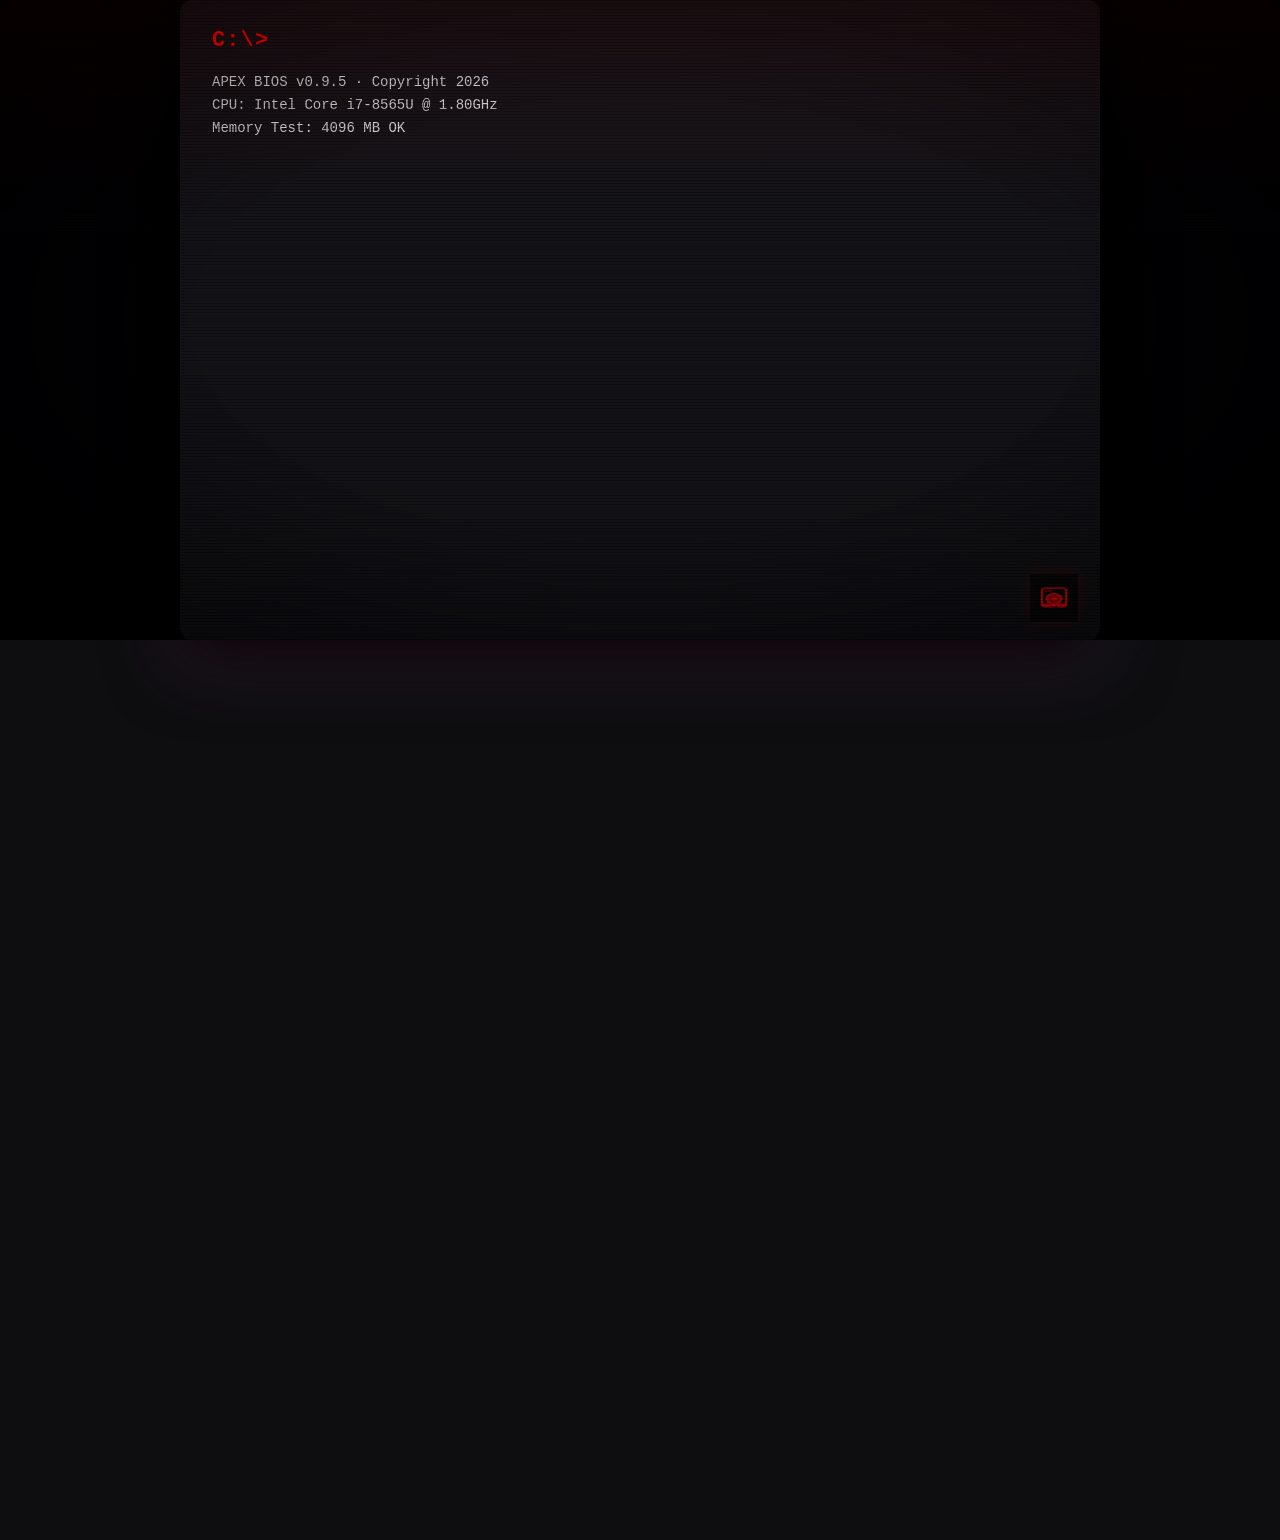
<file: apex-os-mejorado.html>
<!DOCTYPE html>
<html lang="es">
<head>
<meta charset="UTF-8">
<meta name="viewport" content="width=device-width, initial-scale=1.0">
<title>APEX OS — Desktop Preview</title>
<link rel="shortcut icon" href="img/favicon.jpg" type="image/x-icon">
<link rel="stylesheet" href="css/apex-os.css">
</head>
<body>
<div class="boot-screen crt chroma-strong" id="boot-screen">
  <div class="term-window">
    <div class="term-prompt">C:\></div>
    <div class="term-body" id="boot-log"></div>
    <img class="boot-logo-small" src="img/favicon.jpg" alt="APEX">
  </div>
</div>
<div class="login-screen crt chroma" id="login-screen">
  <div class="login-term">
    <div class="prompt">C:\></div>
    <div class="login-field">
      <label>Login:</label>
      <input type="text" id="login-user" placeholder="_" autocomplete="off" spellcheck="false">
    </div>
    <div class="login-field">
      <label>Password:</label>
      <input type="password" id="login-pass" placeholder="*">
    </div>
    <div class="login-actions">
      <button id="login-btn">Enter</button>
    </div>
    <div class="login-error" id="login-error"></div>
  </div>
</div>
<div class="desktop crt-screen hidden" id="desktop">
  <div class="brand"><strong>APEX</strong><span>PERSONAL DESKTOP ENVIRONMENT</span></div>
  <div class="desktop-icons">
    <button class="icon" data-open="explorer"><span class="glyph">📁</span>Archivos</button>
    <button class="icon" data-open="terminal"><span class="glyph">▣</span>Terminal</button>
    <button class="icon" data-open="browser"><span class="glyph">🌐</span>Navegador</button>
    <button class="icon" data-open="doom"><span class="glyph">🕹️</span>Arcade</button>
    <button class="icon" data-launch="freedoom"><span class="glyph">👹</span>DOOM</button>
    <button class="icon" data-open="about"><span class="glyph">◈</span>Acerca de</button>
  </div>

  <section class="window hidden" id="explorer" style="left:13%;top:13%;width:590px;height:390px">
    <header class="titlebar"><span class="title-icon">📁</span><span class="title">Explorador de archivos</span><div class="controls"><button class="winbtn" data-min>−</button><button class="winbtn" data-max>□</button><button class="winbtn close" data-close>×</button></div></header>
    <div class="toolbar">← &nbsp; → &nbsp; ↑ <span>Este equipo / Escritorio</span></div>
    <div class="content explorer"><aside class="side"><div>⌂ &nbsp; Inicio</div><div>▣ &nbsp; Escritorio</div><div>◷ &nbsp; Recientes</div><div>★ &nbsp; Favoritos</div><div>▤ &nbsp; Este equipo</div></aside><div class="files"><div class="file"><b>📁</b>Documentos</div><div class="file" data-open="doom" style="cursor:pointer" title="Abrir Arcade"><b>🎮</b>Juegos</div><div class="file"><b>📁</b>Proyectos</div><div class="file"><b>🗒️</b>readme.txt</div><div class="file"><b>⚙️</b>system</div></div></div>
  </section>

  <section class="window hidden" id="terminal" style="left:22%;top:20%;width:570px;height:340px">
    <header class="titlebar"><span class="title-icon">▣</span><span class="title">Terminal — apex@desktop</span><div class="controls"><button class="winbtn" data-min>−</button><button class="winbtn" data-max>□</button><button class="winbtn close" data-close>×</button></div></header>
    <div class="content terminal" id="term"><div>APEX Shell [Version 0.9.5]</div><div class="dim">Entorno de demostración · Escribe "help" para ver comandos.</div><br><div>apex@desktop:~$ <span>neofetch</span></div><div class="dim">  /\_/\\ &nbsp; APEX OS 0.9.5</div><div class="dim"> ( o.o ) &nbsp; Kernel: Web Runtime</div><div class="dim">  > ^ < &nbsp; Shell: Apex Shell</div><br><div id="term-output"></div><form id="term-form"><span id="term-prompt">apex@desktop:~$</span><input id="term-input" autocomplete="off" spellcheck="false" aria-label="Comando"></form></div>
  </section>

  <!-- Browser -->
  <section class="window hidden" id="browser" style="left:8%;top:8%;width:720px;height:480px">
    <header class="titlebar"><span class="title-icon">🌐</span><span class="title">Navegador — APEX Browser</span><div class="controls"><button class="winbtn" data-min>−</button><button class="winbtn" data-max>□</button><button class="winbtn close" data-close>×</button></div></header>
    <div class="browser">
      <div class="browser-bar">
        <button id="br-back">←</button>
        <button id="br-fwd">→</button>
        <button id="br-home">⌂</button>
        <input id="br-url" type="text" value="apex://home" spellcheck="false">
        <button id="br-go">Ir</button>
      </div>
      <div class="browser-content" id="br-content"></div>
    </div>
  </section>

  <!-- Arcade (juegos autocontenidos) -->
  <section class="window hidden" id="doom" style="left:15%;top:8%;width:640px;height:500px">
    <header class="titlebar"><span class="title-icon">🎮</span><span class="title">Arcade</span><div class="controls"><button class="winbtn" data-min>−</button><button class="winbtn" data-max>□</button><button class="winbtn close" data-close>×</button></div></header>
    <div class="content" style="display:flex;flex-direction:column;background:#0a0a0c;height:100%">
      <div id="arcade-menu" style="padding:16px;flex:1;display:flex;flex-direction:column;gap:4px;overflow:auto">
        <h2 style="color:#D00000;margin:0;text-align:center">Arcade</h2>

        <div class="arcade-section">
          <h3>JUEGOS RETRO · ORIGINALES Y RECREACIONES</h3>
          <div class="arcade-grid">
            <button class="retro-btn" data-retro="freedoom"><span class="tag">SHOOTER 3D · DOS</span><b>👹 DOOM (Freedoom)</b><small>Doom libre sobre el motor FastDoom, emulado con DOSBox.</small></button>
            <button class="retro-btn" data-retro="zork"><span class="tag">AVENTURA DE TEXTO</span><b>🗺️ Zork I · II · III</b><small>Los clásicos de Infocom (1980), liberados por Microsoft.</small></button>
            <button class="retro-btn" data-retro="digger"><span class="tag">ARCADE · DOS</span><b>⛏️ Digger</b><small>Excava, junta esmeraldas y escapa. PC, 1983.</small></button>
            <button class="retro-btn" data-retro="buscaminas"><span class="tag">PUZZLE</span><b>💣 Buscaminas</b><small>Tres niveles, banderas y récords.</small></button>
            <button class="retro-btn" data-retro="raycaster"><span class="tag">LABERINTO 3D</span><b>🧭 Raycaster</b><small>Recorre un laberinto en 3D al estilo de los 90.</small></button>
          </div>
        </div>

        <div class="arcade-section">
          <h3>CLÁSICOS APEX</h3>
          <div class="arcade-grid">
            <button class="arcade-btn" data-game="snake">🐍 Snake</button>
            <button class="arcade-btn" data-game="pong">🏓 Pong</button>
            <button class="arcade-btn" data-game="breakout">🧱 Breakout</button>
            <button class="arcade-btn" data-game="invaders">👾 Space Invaders</button>
            <button class="arcade-btn" data-game="asteroids">☄️ Asteroids</button>
          </div>
        </div>
      </div>
      <canvas id="arcade-canvas" style="display:none;flex:1;background:#000;cursor:crosshair"></canvas>
      <iframe id="retro-frame" title="Juego retro" allow="fullscreen; autoplay"></iframe>
      <div class="doom-foot" id="arcade-foot">
        <span class="left"><button class="arcade-back" id="arcade-back" hidden>← Menú</button><span id="arcade-info">Selecciona un juego</span></span>
        <span id="arcade-score">Score: 0</span>
      </div>
    </div>
  </section>

  <section class="window hidden" id="about" style="left:36%;top:25%;width:390px;height:280px">
    <header class="titlebar"><span class="title-icon">◈</span><span class="title">Acerca de APEX OS</span><div class="controls"><button class="winbtn" data-min>−</button><button class="winbtn" data-max>□</button><button class="winbtn close" data-close>×</button></div></header>
    <div class="content note"><span class="pill">CONCEPT BUILD 0.2</span><h2>APEX OS</h2><p>Un escritorio ficticio que vive dentro del navegador. No es un sistema operativo real: es una interfaz web con ventanas y aplicaciones simuladas.</p><p><b>Objetivo:</b> convertir GitHub Pages en un pequeño PC interactivo con paleta negra-roja.</p></div>
  </section>

  <div class="start-menu" id="start-menu">
    <div class="user">◈ &nbsp; APEX USER</div>
    <div class="menu-item" data-open="explorer">📁 <span>Explorador de archivos</span></div>
    <div class="menu-item" data-open="terminal">▣ <span>Terminal</span></div>
    <div class="menu-item" data-open="browser">🌐 <span>Navegador</span></div>
    <div class="menu-item" data-open="doom">🕹️ <span>Arcade</span></div>
    <div class="menu-item" data-open="about">◈ <span>Acerca de APEX OS</span></div>
  </div>
  <footer class="taskbar"><button class="start" id="start-btn">◈ &nbsp; INICIO</button><div class="task-list" id="task-list"></div><div class="status"><span>◉ ONLINE</span><span class="date" id="clock">20:49</span></div></footer>
</div>
<!-- Scripts de APEX OS (el orden importa: arranque.js va al final) -->
<script src="js/apex-os/ventanas.js"></script>
<script src="js/apex-os/terminal.js"></script>
<script src="js/apex-os/navegador.js"></script>
<script src="js/apex-os/arcade.js"></script>
<script src="js/apex-os/arcade-clasicos.js"></script>
<script src="js/apex-os/arranque.js"></script>
</body>
</html>
</file>
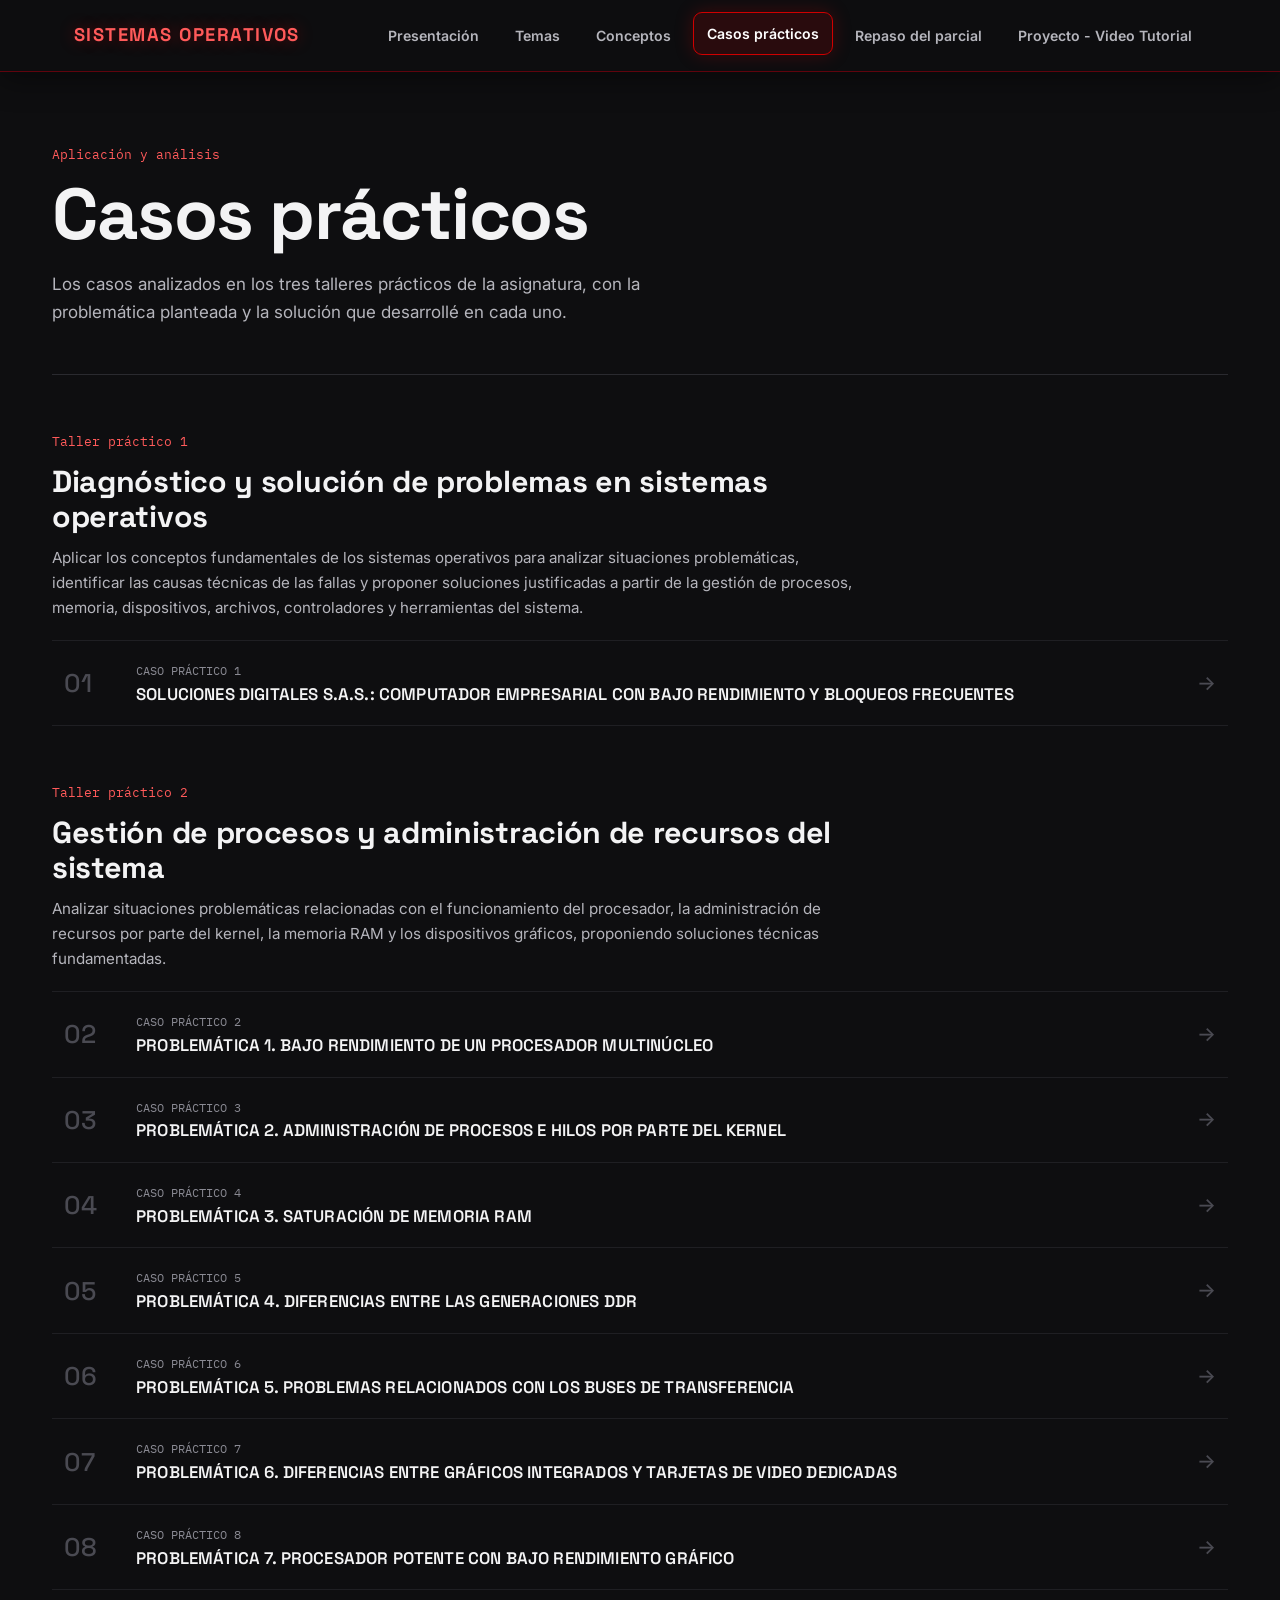
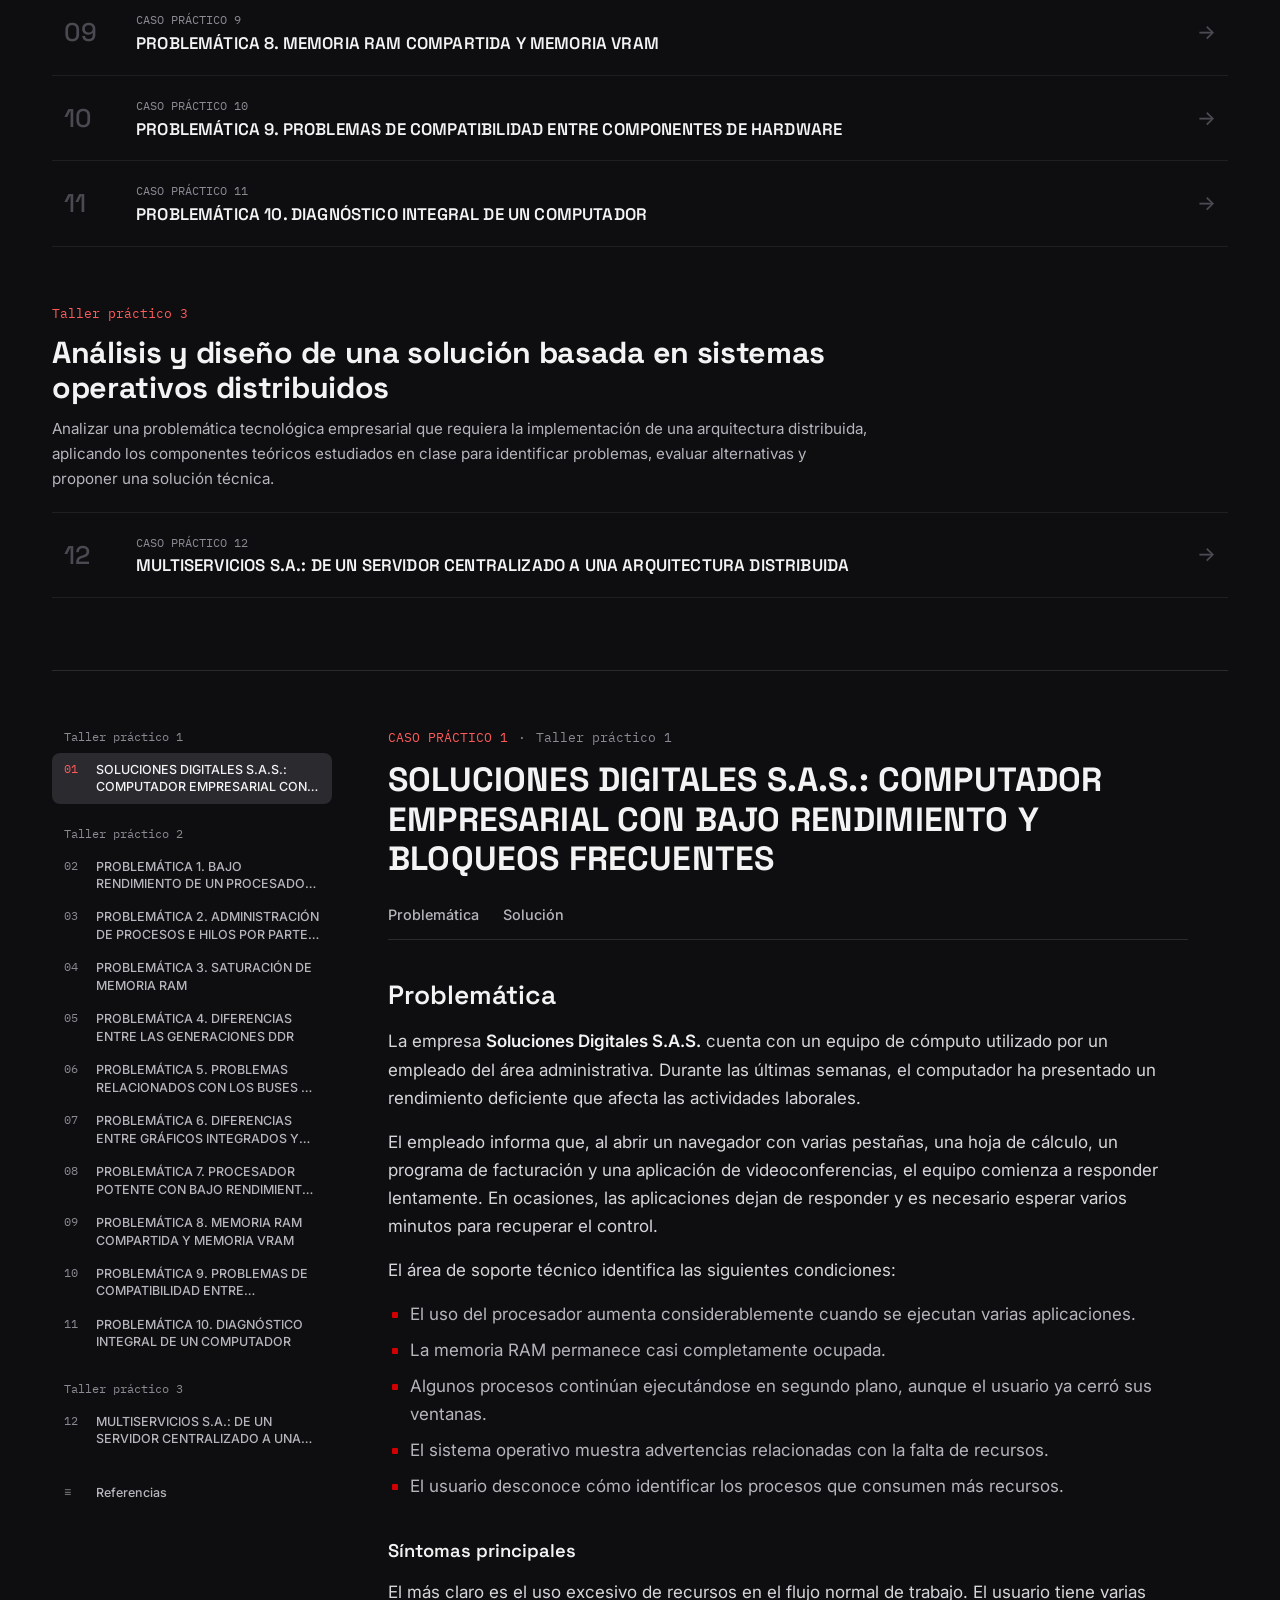
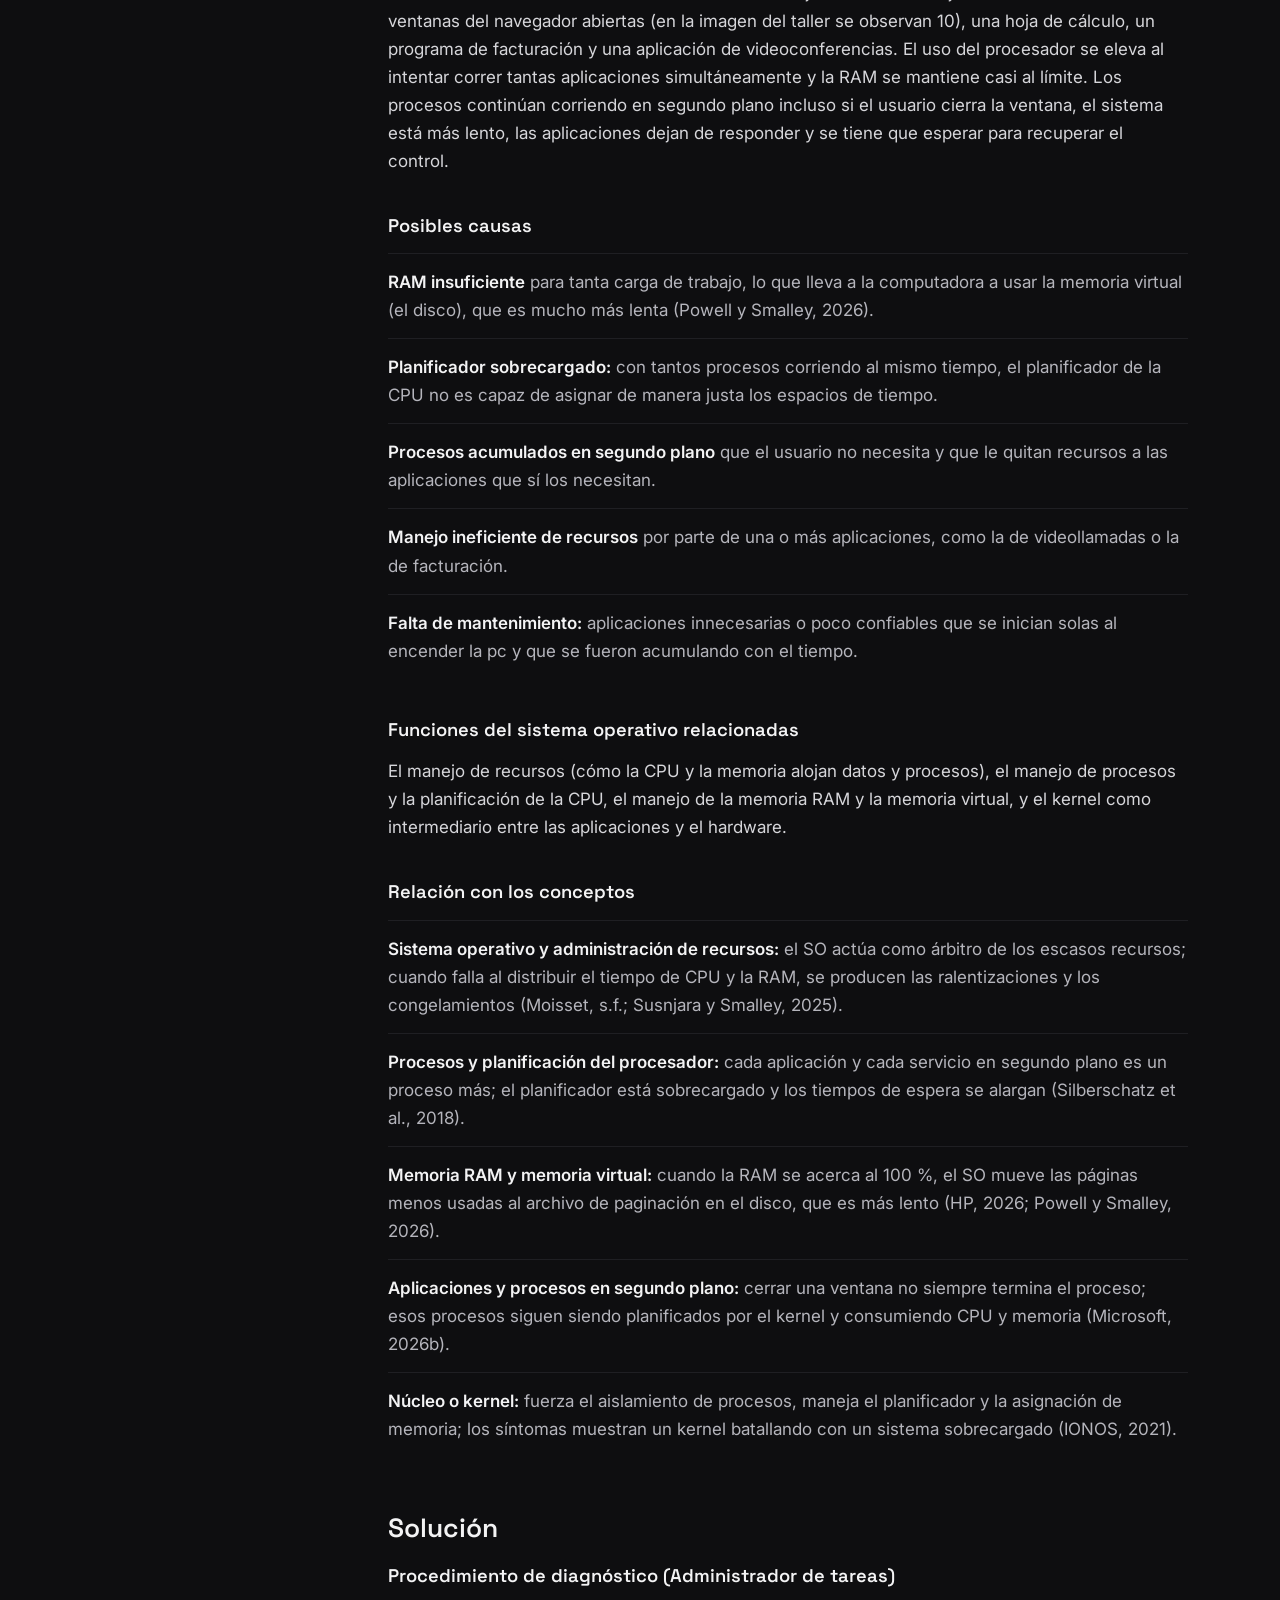
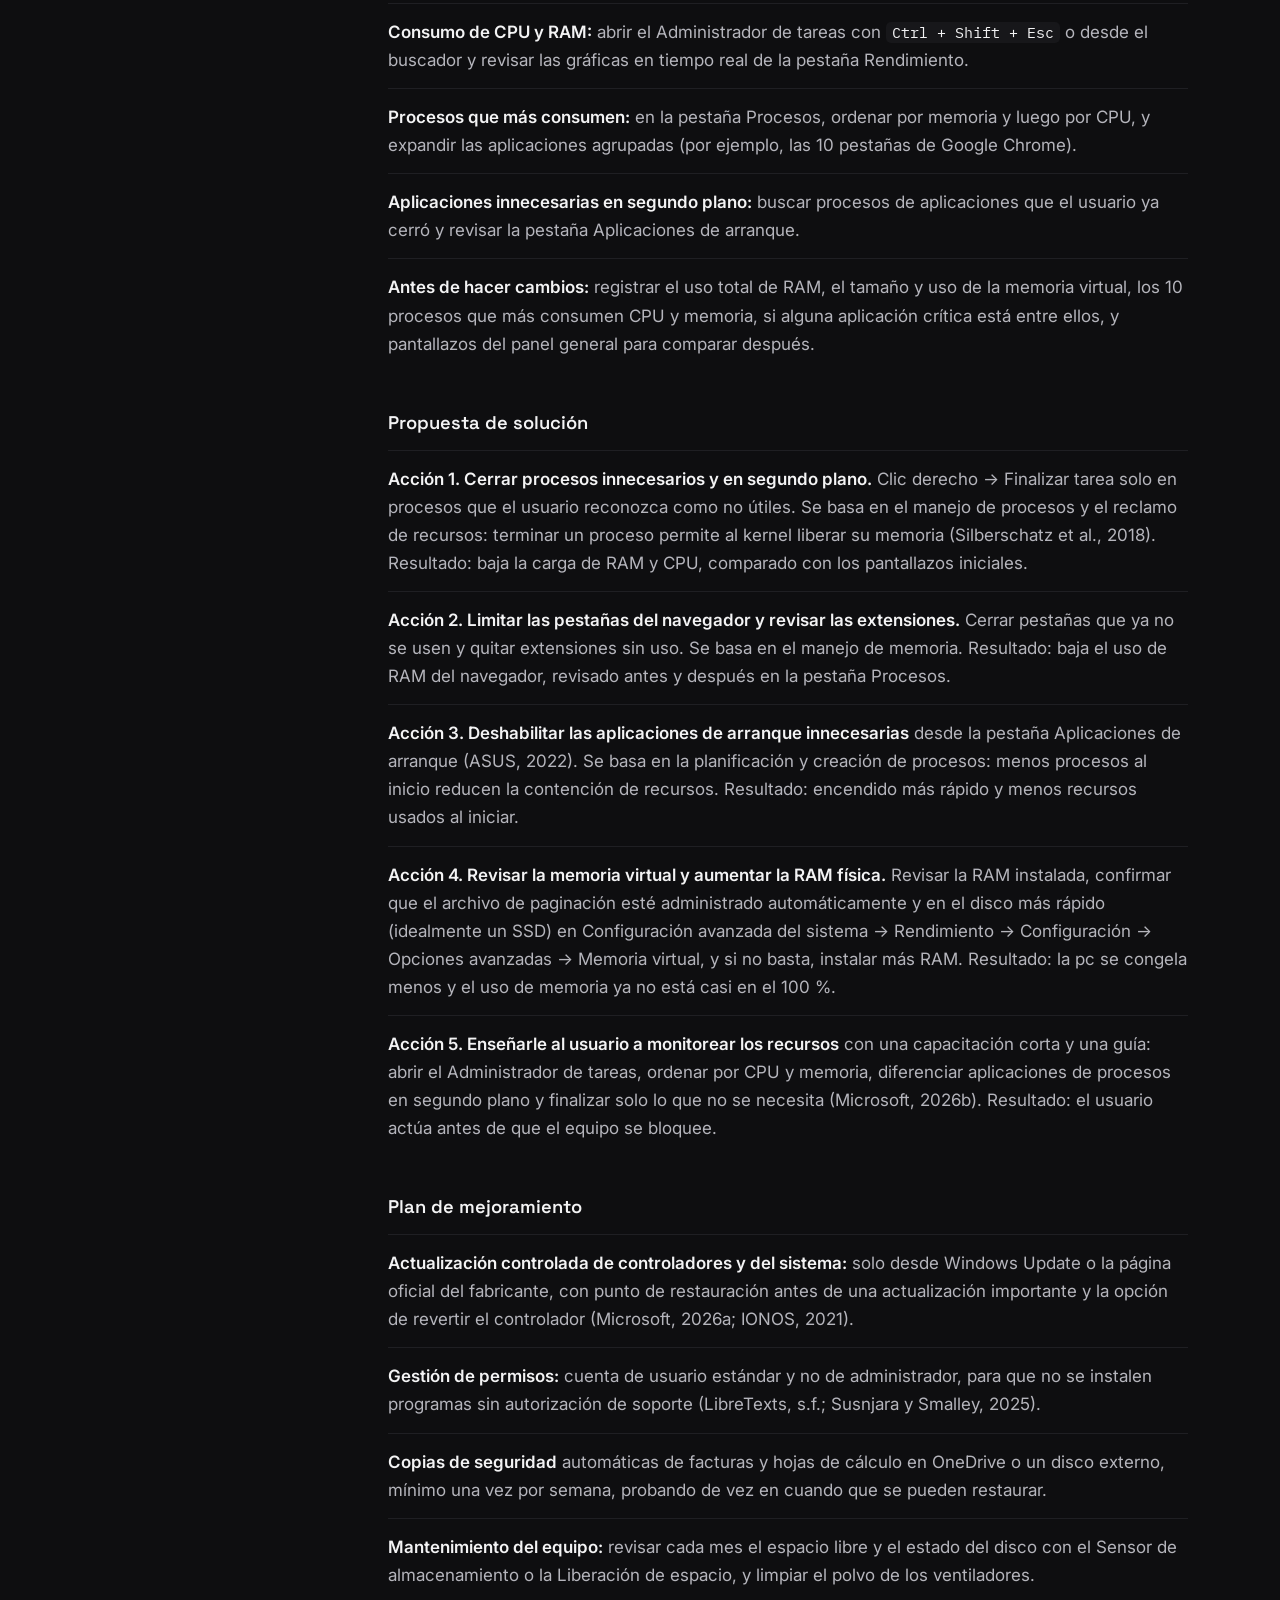
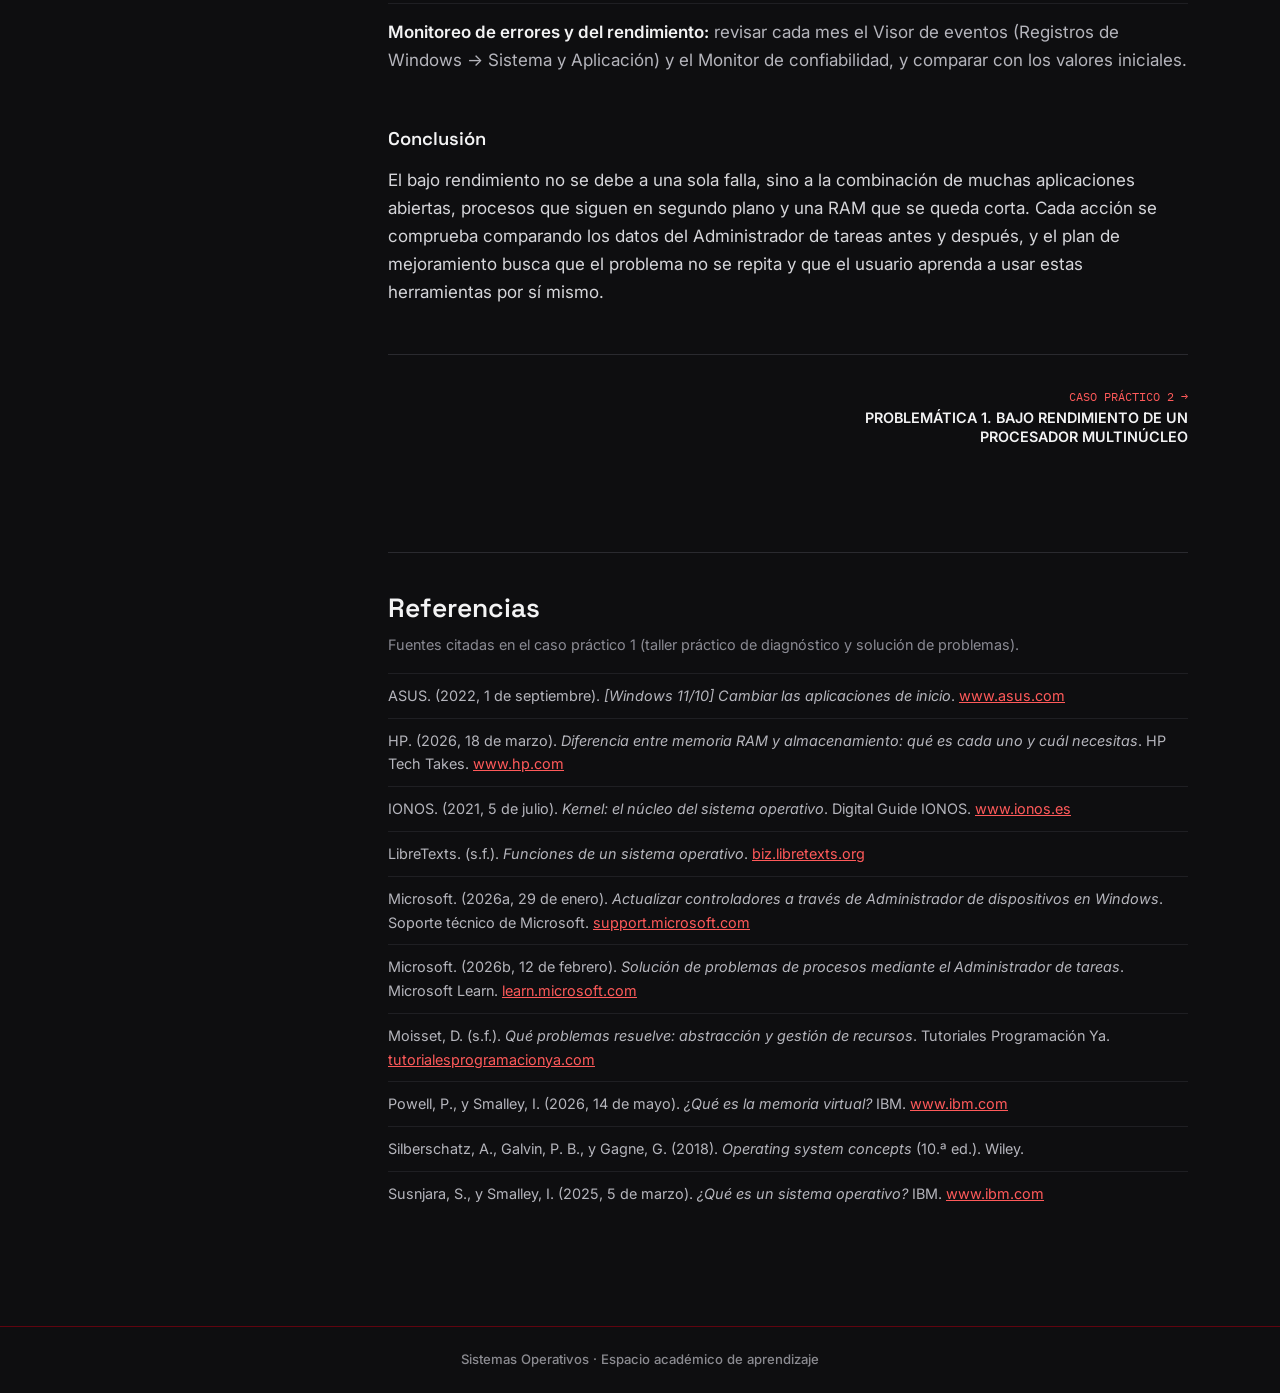
<file: casos-practicos.html>
<!doctype html>
<html lang="es">

<head>
  <meta charset="utf-8">
  <meta name="viewport" content="width=device-width,initial-scale=1">
  <meta name="description" content="Espacio académico de Sistemas Operativos">
  <title>Casos prácticos | Sistemas Operativos</title>
  <link rel="stylesheet" href="css/estilos.css">
  <link rel="shortcut icon" href="img/favicon.jpg" type="image/x-icon">
</head>

<body class="casos-page">
  <header class="site-header">
    <div class="nav-wrap"><a class="brand" href="index.html">SISTEMAS OPERATIVOS</a>
      <nav class="navbar" aria-label="Navegación principal"><a href="index.html" class="">Presentación</a><a
          href="temas.html" class="">Temas</a><a href="conceptos.html" class="">Conceptos</a><a
          href="casos-practicos.html" class="active">Casos prácticos</a><a href="repaso.html" class="">Repaso del parcial</a><a href="proyecto.html" class="">Proyecto -
          Video Tutorial</a></nav>
    </div>
  </header>
  <main class="casos">
    <section class="cs-hero">
      <p class="cs-eyebrow">Aplicación y análisis</p>
      <h1>Casos prácticos</h1>
      <p class="cs-lead">Los casos analizados en los tres talleres prácticos de la asignatura, con la problemática planteada y la solución que desarrollé en cada uno.</p>
    </section>

    <nav class="cs-index" aria-label="Índice de casos">
      <section class="cs-taller">
        <header class="cs-taller-head">
          <p class="cs-eyebrow">Taller práctico 1</p>
          <h2>Diagnóstico y solución de problemas en sistemas operativos</h2>
          <p>Aplicar los conceptos fundamentales de los sistemas operativos para analizar situaciones problemáticas, identificar las causas técnicas de las fallas y proponer soluciones justificadas a partir de la gestión de procesos, memoria, dispositivos, archivos, controladores y herramientas del sistema.</p>
        </header>
        <ol class="cs-rows">
          <li><a class="cs-row" href="#caso-1"><span class="cs-row-n">01</span><span class="cs-row-body"><span class="cs-row-label">CASO PRÁCTICO 1</span><span class="cs-row-title">SOLUCIONES DIGITALES S.A.S.: COMPUTADOR EMPRESARIAL CON BAJO RENDIMIENTO Y BLOQUEOS FRECUENTES</span></span><span class="cs-row-go" aria-hidden="true">→</span></a></li>
        </ol>
      </section>
      <section class="cs-taller">
        <header class="cs-taller-head">
          <p class="cs-eyebrow">Taller práctico 2</p>
          <h2>Gestión de procesos y administración de recursos del sistema</h2>
          <p>Analizar situaciones problemáticas relacionadas con el funcionamiento del procesador, la administración de recursos por parte del kernel, la memoria RAM y los dispositivos gráficos, proponiendo soluciones técnicas fundamentadas.</p>
        </header>
        <ol class="cs-rows">
          <li><a class="cs-row" href="#caso-2"><span class="cs-row-n">02</span><span class="cs-row-body"><span class="cs-row-label">CASO PRÁCTICO 2</span><span class="cs-row-title">PROBLEMÁTICA 1. BAJO RENDIMIENTO DE UN PROCESADOR MULTINÚCLEO</span></span><span class="cs-row-go" aria-hidden="true">→</span></a></li>
          <li><a class="cs-row" href="#caso-3"><span class="cs-row-n">03</span><span class="cs-row-body"><span class="cs-row-label">CASO PRÁCTICO 3</span><span class="cs-row-title">PROBLEMÁTICA 2. ADMINISTRACIÓN DE PROCESOS E HILOS POR PARTE DEL KERNEL</span></span><span class="cs-row-go" aria-hidden="true">→</span></a></li>
          <li><a class="cs-row" href="#caso-4"><span class="cs-row-n">04</span><span class="cs-row-body"><span class="cs-row-label">CASO PRÁCTICO 4</span><span class="cs-row-title">PROBLEMÁTICA 3. SATURACIÓN DE MEMORIA RAM</span></span><span class="cs-row-go" aria-hidden="true">→</span></a></li>
          <li><a class="cs-row" href="#caso-5"><span class="cs-row-n">05</span><span class="cs-row-body"><span class="cs-row-label">CASO PRÁCTICO 5</span><span class="cs-row-title">PROBLEMÁTICA 4. DIFERENCIAS ENTRE LAS GENERACIONES DDR</span></span><span class="cs-row-go" aria-hidden="true">→</span></a></li>
          <li><a class="cs-row" href="#caso-6"><span class="cs-row-n">06</span><span class="cs-row-body"><span class="cs-row-label">CASO PRÁCTICO 6</span><span class="cs-row-title">PROBLEMÁTICA 5. PROBLEMAS RELACIONADOS CON LOS BUSES DE TRANSFERENCIA</span></span><span class="cs-row-go" aria-hidden="true">→</span></a></li>
          <li><a class="cs-row" href="#caso-7"><span class="cs-row-n">07</span><span class="cs-row-body"><span class="cs-row-label">CASO PRÁCTICO 7</span><span class="cs-row-title">PROBLEMÁTICA 6. DIFERENCIAS ENTRE GRÁFICOS INTEGRADOS Y TARJETAS DE VIDEO DEDICADAS</span></span><span class="cs-row-go" aria-hidden="true">→</span></a></li>
          <li><a class="cs-row" href="#caso-8"><span class="cs-row-n">08</span><span class="cs-row-body"><span class="cs-row-label">CASO PRÁCTICO 8</span><span class="cs-row-title">PROBLEMÁTICA 7. PROCESADOR POTENTE CON BAJO RENDIMIENTO GRÁFICO</span></span><span class="cs-row-go" aria-hidden="true">→</span></a></li>
          <li><a class="cs-row" href="#caso-9"><span class="cs-row-n">09</span><span class="cs-row-body"><span class="cs-row-label">CASO PRÁCTICO 9</span><span class="cs-row-title">PROBLEMÁTICA 8. MEMORIA RAM COMPARTIDA Y MEMORIA VRAM</span></span><span class="cs-row-go" aria-hidden="true">→</span></a></li>
          <li><a class="cs-row" href="#caso-10"><span class="cs-row-n">10</span><span class="cs-row-body"><span class="cs-row-label">CASO PRÁCTICO 10</span><span class="cs-row-title">PROBLEMÁTICA 9. PROBLEMAS DE COMPATIBILIDAD ENTRE COMPONENTES DE HARDWARE</span></span><span class="cs-row-go" aria-hidden="true">→</span></a></li>
          <li><a class="cs-row" href="#caso-11"><span class="cs-row-n">11</span><span class="cs-row-body"><span class="cs-row-label">CASO PRÁCTICO 11</span><span class="cs-row-title">PROBLEMÁTICA 10. DIAGNÓSTICO INTEGRAL DE UN COMPUTADOR</span></span><span class="cs-row-go" aria-hidden="true">→</span></a></li>
        </ol>
      </section>
      <section class="cs-taller">
        <header class="cs-taller-head">
          <p class="cs-eyebrow">Taller práctico 3</p>
          <h2>Análisis y diseño de una solución basada en sistemas operativos distribuidos</h2>
          <p>Analizar una problemática tecnológica empresarial que requiera la implementación de una arquitectura distribuida, aplicando los componentes teóricos estudiados en clase para identificar problemas, evaluar alternativas y proponer una solución técnica.</p>
        </header>
        <ol class="cs-rows">
          <li><a class="cs-row" href="#caso-12"><span class="cs-row-n">12</span><span class="cs-row-body"><span class="cs-row-label">CASO PRÁCTICO 12</span><span class="cs-row-title">MULTISERVICIOS S.A.: DE UN SERVIDOR CENTRALIZADO A UNA ARQUITECTURA DISTRIBUIDA</span></span><span class="cs-row-go" aria-hidden="true">→</span></a></li>
        </ol>
      </section>
    </nav>

    <div class="cs-layout" id="casos">
      <nav class="cs-side" aria-label="Casos">
        <div class="cs-side-group">
          <p class="cs-side-title">Taller práctico 1</p>
          <ol>
            <li><a class="cs-side-link" href="#caso-1" data-caso="1"><span class="cs-side-n">01</span><span class="cs-side-t">SOLUCIONES DIGITALES S.A.S.: COMPUTADOR EMPRESARIAL CON BAJO RENDIMIENTO Y BLOQUEOS FRECUENTES</span></a></li>
          </ol>
        </div>
        <div class="cs-side-group">
          <p class="cs-side-title">Taller práctico 2</p>
          <ol>
            <li><a class="cs-side-link" href="#caso-2" data-caso="2"><span class="cs-side-n">02</span><span class="cs-side-t">PROBLEMÁTICA 1. BAJO RENDIMIENTO DE UN PROCESADOR MULTINÚCLEO</span></a></li>
            <li><a class="cs-side-link" href="#caso-3" data-caso="3"><span class="cs-side-n">03</span><span class="cs-side-t">PROBLEMÁTICA 2. ADMINISTRACIÓN DE PROCESOS E HILOS POR PARTE DEL KERNEL</span></a></li>
            <li><a class="cs-side-link" href="#caso-4" data-caso="4"><span class="cs-side-n">04</span><span class="cs-side-t">PROBLEMÁTICA 3. SATURACIÓN DE MEMORIA RAM</span></a></li>
            <li><a class="cs-side-link" href="#caso-5" data-caso="5"><span class="cs-side-n">05</span><span class="cs-side-t">PROBLEMÁTICA 4. DIFERENCIAS ENTRE LAS GENERACIONES DDR</span></a></li>
            <li><a class="cs-side-link" href="#caso-6" data-caso="6"><span class="cs-side-n">06</span><span class="cs-side-t">PROBLEMÁTICA 5. PROBLEMAS RELACIONADOS CON LOS BUSES DE TRANSFERENCIA</span></a></li>
            <li><a class="cs-side-link" href="#caso-7" data-caso="7"><span class="cs-side-n">07</span><span class="cs-side-t">PROBLEMÁTICA 6. DIFERENCIAS ENTRE GRÁFICOS INTEGRADOS Y TARJETAS DE VIDEO DEDICADAS</span></a></li>
            <li><a class="cs-side-link" href="#caso-8" data-caso="8"><span class="cs-side-n">08</span><span class="cs-side-t">PROBLEMÁTICA 7. PROCESADOR POTENTE CON BAJO RENDIMIENTO GRÁFICO</span></a></li>
            <li><a class="cs-side-link" href="#caso-9" data-caso="9"><span class="cs-side-n">09</span><span class="cs-side-t">PROBLEMÁTICA 8. MEMORIA RAM COMPARTIDA Y MEMORIA VRAM</span></a></li>
            <li><a class="cs-side-link" href="#caso-10" data-caso="10"><span class="cs-side-n">10</span><span class="cs-side-t">PROBLEMÁTICA 9. PROBLEMAS DE COMPATIBILIDAD ENTRE COMPONENTES DE HARDWARE</span></a></li>
            <li><a class="cs-side-link" href="#caso-11" data-caso="11"><span class="cs-side-n">11</span><span class="cs-side-t">PROBLEMÁTICA 10. DIAGNÓSTICO INTEGRAL DE UN COMPUTADOR</span></a></li>
          </ol>
        </div>
        <div class="cs-side-group">
          <p class="cs-side-title">Taller práctico 3</p>
          <ol>
            <li><a class="cs-side-link" href="#caso-12" data-caso="12"><span class="cs-side-n">12</span><span class="cs-side-t">MULTISERVICIOS S.A.: DE UN SERVIDOR CENTRALIZADO A UNA ARQUITECTURA DISTRIBUIDA</span></a></li>
          </ol>
        </div>
        <div class="cs-side-group">
          <ol><li><a class="cs-side-link" href="#referencias"><span class="cs-side-n" aria-hidden="true">≡</span><span class="cs-side-t">Referencias</span></a></li></ol>
        </div>
      </nav>

      <div class="cs-content">
      <article class="cs-case" id="caso-1" data-caso="1" aria-labelledby="caso-1-titulo">
        <header class="cs-case-head">
          <p class="cs-kicker"><span>CASO PRÁCTICO 1</span><span class="cs-kicker-sep" aria-hidden="true">·</span><span>Taller práctico 1</span></p>
          <h2 id="caso-1-titulo">SOLUCIONES DIGITALES S.A.S.: COMPUTADOR EMPRESARIAL CON BAJO RENDIMIENTO Y BLOQUEOS FRECUENTES</h2>
          <nav class="cs-jumps" aria-label="Secciones del caso"><a href="#caso-1-problematica">Problemática</a> <a href="#caso-1-solucion">Solución</a></nav>
        </header>
        <section class="cs-part" id="caso-1-problematica">
          <h3>Problemática</h3>
          <div class="cs-body">
            <p>La empresa <strong>Soluciones Digitales S.A.S.</strong> cuenta con un equipo de cómputo utilizado por un empleado del área administrativa. Durante las últimas semanas, el computador ha presentado un rendimiento deficiente que afecta las actividades laborales.</p>
            <p>El empleado informa que, al abrir un navegador con varias pestañas, una hoja de cálculo, un programa de facturación y una aplicación de videoconferencias, el equipo comienza a responder lentamente. En ocasiones, las aplicaciones dejan de responder y es necesario esperar varios minutos para recuperar el control.</p>
            <p>El área de soporte técnico identifica las siguientes condiciones:</p>
            <ul>
            <li>El uso del procesador aumenta considerablemente cuando se ejecutan varias aplicaciones.</li>
            <li>La memoria RAM permanece casi completamente ocupada.</li>
            <li>Algunos procesos continúan ejecutándose en segundo plano, aunque el usuario ya cerró sus ventanas.</li>
            <li>El sistema operativo muestra advertencias relacionadas con la falta de recursos.</li>
            <li>El usuario desconoce cómo identificar los procesos que consumen más recursos.</li>
            </ul>
            <h4>Síntomas principales</h4>
            <p>El más claro es el uso excesivo de recursos en el flujo normal de trabajo. El usuario tiene varias ventanas del navegador abiertas (en la imagen del taller se observan 10), una hoja de cálculo, un programa de facturación y una aplicación de videoconferencias. El uso del procesador se eleva al intentar correr tantas aplicaciones simultáneamente y la RAM se mantiene casi al límite. Los procesos continúan corriendo en segundo plano incluso si el usuario cierra la ventana, el sistema está más lento, las aplicaciones dejan de responder y se tiene que esperar para recuperar el control.</p>
            <h4>Posibles causas</h4>
            <ul>
            <li><strong>RAM insuficiente</strong> para tanta carga de trabajo, lo que lleva a la computadora a usar la memoria virtual (el disco), que es mucho más lenta (Powell y Smalley, 2026).</li>
            <li><strong>Planificador sobrecargado:</strong> con tantos procesos corriendo al mismo tiempo, el planificador de la CPU no es capaz de asignar de manera justa los espacios de tiempo.</li>
            <li><strong>Procesos acumulados en segundo plano</strong> que el usuario no necesita y que le quitan recursos a las aplicaciones que sí los necesitan.</li>
            <li><strong>Manejo ineficiente de recursos</strong> por parte de una o más aplicaciones, como la de videollamadas o la de facturación.</li>
            <li><strong>Falta de mantenimiento:</strong> aplicaciones innecesarias o poco confiables que se inician solas al encender la pc y que se fueron acumulando con el tiempo.</li>
            </ul>
            <h4>Funciones del sistema operativo relacionadas</h4>
            <p>El manejo de recursos (cómo la CPU y la memoria alojan datos y procesos), el manejo de procesos y la planificación de la CPU, el manejo de la memoria RAM y la memoria virtual, y el kernel como intermediario entre las aplicaciones y el hardware.</p>
            <h4>Relación con los conceptos</h4>
            <ul>
            <li><strong>Sistema operativo y administración de recursos:</strong> el SO actúa como árbitro de los escasos recursos; cuando falla al distribuir el tiempo de CPU y la RAM, se producen las ralentizaciones y los congelamientos (Moisset, s.f.; Susnjara y Smalley, 2025).</li>
            <li><strong>Procesos y planificación del procesador:</strong> cada aplicación y cada servicio en segundo plano es un proceso más; el planificador está sobrecargado y los tiempos de espera se alargan (Silberschatz et al., 2018).</li>
            <li><strong>Memoria RAM y memoria virtual:</strong> cuando la RAM se acerca al 100&nbsp;%, el SO mueve las páginas menos usadas al archivo de paginación en el disco, que es más lento (HP, 2026; Powell y Smalley, 2026).</li>
            <li><strong>Aplicaciones y procesos en segundo plano:</strong> cerrar una ventana no siempre termina el proceso; esos procesos siguen siendo planificados por el kernel y consumiendo CPU y memoria (Microsoft, 2026b).</li>
            <li><strong>Núcleo o kernel:</strong> fuerza el aislamiento de procesos, maneja el planificador y la asignación de memoria; los síntomas muestran un kernel batallando con un sistema sobrecargado (IONOS, 2021).</li>
            </ul>
          </div>
        </section>
        <section class="cs-part" id="caso-1-solucion">
          <h3>Solución</h3>
          <div class="cs-body">
            <h4>Procedimiento de diagnóstico (Administrador de tareas)</h4>
            <ul>
            <li><strong>Consumo de CPU y RAM:</strong> abrir el Administrador de tareas con <code>Ctrl + Shift + Esc</code> o desde el buscador y revisar las gráficas en tiempo real de la pestaña Rendimiento.</li>
            <li><strong>Procesos que más consumen:</strong> en la pestaña Procesos, ordenar por memoria y luego por CPU, y expandir las aplicaciones agrupadas (por ejemplo, las 10 pestañas de Google Chrome).</li>
            <li><strong>Aplicaciones innecesarias en segundo plano:</strong> buscar procesos de aplicaciones que el usuario ya cerró y revisar la pestaña Aplicaciones de arranque.</li>
            <li><strong>Antes de hacer cambios:</strong> registrar el uso total de RAM, el tamaño y uso de la memoria virtual, los 10 procesos que más consumen CPU y memoria, si alguna aplicación crítica está entre ellos, y pantallazos del panel general para comparar después.</li>
            </ul>
            <h4>Propuesta de solución</h4>
            <ul>
            <li><strong>Acción 1. Cerrar procesos innecesarios y en segundo plano.</strong> Clic derecho → Finalizar tarea solo en procesos que el usuario reconozca como no útiles. Se basa en el manejo de procesos y el reclamo de recursos: terminar un proceso permite al kernel liberar su memoria (Silberschatz et al., 2018). Resultado: baja la carga de RAM y CPU, comparado con los pantallazos iniciales.</li>
            <li><strong>Acción 2. Limitar las pestañas del navegador y revisar las extensiones.</strong> Cerrar pestañas que ya no se usen y quitar extensiones sin uso. Se basa en el manejo de memoria. Resultado: baja el uso de RAM del navegador, revisado antes y después en la pestaña Procesos.</li>
            <li><strong>Acción 3. Deshabilitar las aplicaciones de arranque innecesarias</strong> desde la pestaña Aplicaciones de arranque (ASUS, 2022). Se basa en la planificación y creación de procesos: menos procesos al inicio reducen la contención de recursos. Resultado: encendido más rápido y menos recursos usados al iniciar.</li>
            <li><strong>Acción 4. Revisar la memoria virtual y aumentar la RAM física.</strong> Revisar la RAM instalada, confirmar que el archivo de paginación esté administrado automáticamente y en el disco más rápido (idealmente un SSD) en Configuración avanzada del sistema → Rendimiento → Configuración → Opciones avanzadas → Memoria virtual, y si no basta, instalar más RAM. Resultado: la pc se congela menos y el uso de memoria ya no está casi en el 100&nbsp;%.</li>
            <li><strong>Acción 5. Enseñarle al usuario a monitorear los recursos</strong> con una capacitación corta y una guía: abrir el Administrador de tareas, ordenar por CPU y memoria, diferenciar aplicaciones de procesos en segundo plano y finalizar solo lo que no se necesita (Microsoft, 2026b). Resultado: el usuario actúa antes de que el equipo se bloquee.</li>
            </ul>
            <h4>Plan de mejoramiento</h4>
            <ul>
            <li><strong>Actualización controlada de controladores y del sistema:</strong> solo desde Windows Update o la página oficial del fabricante, con punto de restauración antes de una actualización importante y la opción de revertir el controlador (Microsoft, 2026a; IONOS, 2021).</li>
            <li><strong>Gestión de permisos:</strong> cuenta de usuario estándar y no de administrador, para que no se instalen programas sin autorización de soporte (LibreTexts, s.f.; Susnjara y Smalley, 2025).</li>
            <li><strong>Copias de seguridad</strong> automáticas de facturas y hojas de cálculo en OneDrive o un disco externo, mínimo una vez por semana, probando de vez en cuando que se pueden restaurar.</li>
            <li><strong>Mantenimiento del equipo:</strong> revisar cada mes el espacio libre y el estado del disco con el Sensor de almacenamiento o la Liberación de espacio, y limpiar el polvo de los ventiladores.</li>
            <li><strong>Monitoreo de errores y del rendimiento:</strong> revisar cada mes el Visor de eventos (Registros de Windows → Sistema y Aplicación) y el Monitor de confiabilidad, y comparar con los valores iniciales.</li>
            </ul>
            <h4>Conclusión</h4>
            <p>El bajo rendimiento no se debe a una sola falla, sino a la combinación de muchas aplicaciones abiertas, procesos que siguen en segundo plano y una RAM que se queda corta. Cada acción se comprueba comparando los datos del Administrador de tareas antes y después, y el plan de mejoramiento busca que el problema no se repita y que el usuario aprenda a usar estas herramientas por sí mismo.</p>
          </div>
        </section>
        <nav class="cs-pager" aria-label="Cambiar de caso"></nav>
      </article>
      <article class="cs-case" id="caso-2" data-caso="2" aria-labelledby="caso-2-titulo">
        <header class="cs-case-head">
          <p class="cs-kicker"><span>CASO PRÁCTICO 2</span><span class="cs-kicker-sep" aria-hidden="true">·</span><span>Taller práctico 2</span></p>
          <h2 id="caso-2-titulo">PROBLEMÁTICA 1. BAJO RENDIMIENTO DE UN PROCESADOR MULTINÚCLEO</h2>
          <nav class="cs-jumps" aria-label="Secciones del caso"><a href="#caso-2-problematica">Problemática</a> <a href="#caso-2-solucion">Solución</a></nav>
        </header>
        <section class="cs-part" id="caso-2-problematica">
          <h3>Problemática</h3>
          <div class="cs-body">
            <p>Una empresa adquiere computadores con procesadores de 8 núcleos y 16 hilos. Sin embargo, al ejecutar programas de edición de video y modelado 3D, los usuarios observan que algunas aplicaciones presentan lentitud y no aprovechan todos los núcleos disponibles.</p>
            <p>Se pide analizar por qué un procesador con varios núcleos no garantiza que todas las aplicaciones funcionen más rápido, explicar la diferencia entre núcleos físicos e hilos de ejecución e identificar qué factores podrían estar limitando el rendimiento.</p>
          </div>
        </section>
        <section class="cs-part" id="caso-2-solucion">
          <h3>Solución</h3>
          <div class="cs-body">
            <p>Tener un procesador de 8 núcleos y 16 hilos no garantiza que todas las aplicaciones vayan más rápido. Muchos programas están hechos para usar solo uno o pocos hilos; si la aplicación no está diseñada para ejecutarse en paralelo, la mayoría de los núcleos quedan sin usarse.</p>
            <p>Los <strong>núcleos físicos</strong> son unidades reales de procesamiento, mientras que los <strong>hilos</strong> son unidades lógicas que el sistema operativo planifica. Con Hyper-Threading cada núcleo físico puede manejar dos hilos, pero siguen compartiendo algunos recursos.</p>
            <h4>Factores que limitan el rendimiento</h4>
            <ul>
            <li>Aplicaciones que solo usan un hilo.</li>
            <li>Poca memoria RAM, que obliga al sistema a usar el archivo de paginación.</li>
            <li>El kernel debe organizar todos los hilos; como se vio en clase, es el elemento de comunicación que administra estos procesos e hilos.</li>
            </ul>
            <p>Si el software no crea suficiente trabajo en paralelo, los núcleos e hilos extra no ayudan.</p>
          </div>
        </section>
        <nav class="cs-pager" aria-label="Cambiar de caso"></nav>
      </article>
      <article class="cs-case" id="caso-3" data-caso="3" aria-labelledby="caso-3-titulo">
        <header class="cs-case-head">
          <p class="cs-kicker"><span>CASO PRÁCTICO 3</span><span class="cs-kicker-sep" aria-hidden="true">·</span><span>Taller práctico 2</span></p>
          <h2 id="caso-3-titulo">PROBLEMÁTICA 2. ADMINISTRACIÓN DE PROCESOS E HILOS POR PARTE DEL KERNEL</h2>
          <nav class="cs-jumps" aria-label="Secciones del caso"><a href="#caso-3-problematica">Problemática</a> <a href="#caso-3-solucion">Solución</a></nav>
        </header>
        <section class="cs-part" id="caso-3-problematica">
          <h3>Problemática</h3>
          <div class="cs-body">
            <p>Un computador ejecuta simultáneamente un navegador, un programa de edición de imágenes, un reproductor multimedia y una aplicación de bases de datos. Durante el funcionamiento, varios programas presentan interrupciones y tiempos de respuesta elevados.</p>
            <p>Se pide explicar qué papel cumple el kernel en la administración de los procesos y los hilos, cómo distribuye el sistema operativo los recursos del procesador y qué consecuencias aparecen cuando demasiados procesos e hilos compiten por él.</p>
          </div>
        </section>
        <section class="cs-part" id="caso-3-solucion">
          <h3>Solución</h3>
          <div class="cs-body">
            <p>El kernel se encarga de <strong>crear, planificar y terminar</strong> los procesos y los hilos. Decide qué proceso o hilo recibe el procesador y por cuánto tiempo. Con el navegador, el editor de imágenes, el reproductor y la base de datos abiertos al mismo tiempo, el kernel crea varios procesos e hilos y reparte el tiempo de CPU entre ellos usando un algoritmo de planificación.</p>
            <p>Si hay demasiados procesos e hilos compitiendo por el procesador, el sistema gasta mucho tiempo cambiando de uno a otro. Este <strong>cambio de contexto</strong> reduce el tiempo disponible para el trabajo útil y produce interrupciones y tiempos de respuesta altos. El usuario nota lentitud porque el kernel no puede darle a cada aplicación suficiente tiempo continuo de CPU.</p>
          </div>
        </section>
        <nav class="cs-pager" aria-label="Cambiar de caso"></nav>
      </article>
      <article class="cs-case" id="caso-4" data-caso="4" aria-labelledby="caso-4-titulo">
        <header class="cs-case-head">
          <p class="cs-kicker"><span>CASO PRÁCTICO 4</span><span class="cs-kicker-sep" aria-hidden="true">·</span><span>Taller práctico 2</span></p>
          <h2 id="caso-4-titulo">PROBLEMÁTICA 3. SATURACIÓN DE MEMORIA RAM</h2>
          <nav class="cs-jumps" aria-label="Secciones del caso"><a href="#caso-4-problematica">Problemática</a> <a href="#caso-4-solucion">Solución</a></nav>
        </header>
        <section class="cs-part" id="caso-4-problematica">
          <h3>Problemática</h3>
          <div class="cs-body">
            <p>Un diseñador utiliza simultáneamente programas de modelado 3D, edición de video, navegación web y herramientas de oficina. Su computador tiene 8 GB de memoria RAM y presenta bloqueos, lentitud y demoras al cambiar entre aplicaciones.</p>
            <p>Se pide identificar las causas, analizar qué sucede cuando la RAM es insuficiente, qué función cumple la memoria virtual y qué mejoras podrían implementarse.</p>
          </div>
        </section>
        <section class="cs-part" id="caso-4-solucion">
          <h3>Solución</h3>
          <div class="cs-body">
            <p>Con solo 8 GB de RAM y varios programas pesados abiertos, la memoria física se llena rápido. Cuando la RAM no alcanza, el sistema operativo usa <strong>memoria virtual</strong>, moviendo páginas poco usadas al archivo de paginación en el disco. El acceso al disco es mucho más lento que a la RAM, por eso el equipo se pone lento y las aplicaciones se bloquean al cambiar entre ellas.</p>
            <h4>Mejoras posibles</h4>
            <ul>
            <li>Cerrar aplicaciones y pestañas que no se estén usando.</li>
            <li>Aumentar la RAM física si la placa lo permite.</li>
            <li>Asegurarse de que el archivo de paginación esté en un SSD.</li>
            </ul>
            <p>Como se explicó en clase, el bus de transferencia y la generación de la RAM también influyen en qué tan rápido se mueven los datos entre el procesador y la memoria.</p>
          </div>
        </section>
        <nav class="cs-pager" aria-label="Cambiar de caso"></nav>
      </article>
      <article class="cs-case" id="caso-5" data-caso="5" aria-labelledby="caso-5-titulo">
        <header class="cs-case-head">
          <p class="cs-kicker"><span>CASO PRÁCTICO 5</span><span class="cs-kicker-sep" aria-hidden="true">·</span><span>Taller práctico 2</span></p>
          <h2 id="caso-5-titulo">PROBLEMÁTICA 4. DIFERENCIAS ENTRE LAS GENERACIONES DDR</h2>
          <nav class="cs-jumps" aria-label="Secciones del caso"><a href="#caso-5-problematica">Problemática</a> <a href="#caso-5-solucion">Solución</a></nav>
        </header>
        <section class="cs-part" id="caso-5-problematica">
          <h3>Problemática</h3>
          <div class="cs-body">
            <p>Una institución tiene computadores con memorias DDR3, DDR4 y DDR5. El personal técnico considera que podría mejorar todos los equipos simplemente reemplazando las memorias actuales por módulos DDR5.</p>
            <p>Se pide analizar si la propuesta es viable, explicar las diferencias entre DDR3, DDR4 y DDR5, sus características de transferencia y las condiciones de compatibilidad que deben verificarse.</p>
          </div>
        </section>
        <section class="cs-part" id="caso-5-solucion">
          <h3>Solución</h3>
          <div class="cs-body">
            <p>Cambiar simplemente las memorias por módulos DDR5 no siempre es posible. Cada generación usa <strong>voltajes, pines y velocidades de transferencia diferentes</strong>, y la placa base debe soportar esa generación. Según lo visto en clase:</p>
            <ul>
            <li><strong>DDR3:</strong> alrededor de 1066–1333 MHz; común con Intel Core i3, i5 e i7.</li>
            <li><strong>DDR4:</strong> de 2666 a 3200 MHz.</li>
            <li><strong>DDR5:</strong> de 4800 a 8600 MT/s; se usa con procesadores modernos de Apple, Intel Core i9 y AMD.</li>
            </ul>
            <p>Antes de actualizar hay que revisar el manual de la placa para confirmar qué generación y velocidad máxima soporta; instalar DDR5 en una placa hecha para DDR4 no funciona. También hay que verificar la compatibilidad del procesador, la cantidad de ranuras y la capacidad máxima. El bus de transferencia de la memoria debe coincidir con lo que el procesador y la placa pueden manejar.</p>
          </div>
        </section>
        <nav class="cs-pager" aria-label="Cambiar de caso"></nav>
      </article>
      <article class="cs-case" id="caso-6" data-caso="6" aria-labelledby="caso-6-titulo">
        <header class="cs-case-head">
          <p class="cs-kicker"><span>CASO PRÁCTICO 6</span><span class="cs-kicker-sep" aria-hidden="true">·</span><span>Taller práctico 2</span></p>
          <h2 id="caso-6-titulo">PROBLEMÁTICA 5. PROBLEMAS RELACIONADOS CON LOS BUSES DE TRANSFERENCIA</h2>
          <nav class="cs-jumps" aria-label="Secciones del caso"><a href="#caso-6-problematica">Problemática</a> <a href="#caso-6-solucion">Solución</a></nav>
        </header>
        <section class="cs-part" id="caso-6-problematica">
          <h3>Problemática</h3>
          <div class="cs-body">
            <p>Un computador cuenta con un procesador moderno y 32 GB de memoria RAM, pero presenta limitaciones al transferir grandes cantidades de información durante la ejecución de programas exigentes.</p>
            <p>Se pide explicar la función de los buses de transferencia y su relación con el procesador y la RAM, el significado de MT/s y su relación con el ancho de banda, y qué características revisar.</p>
          </div>
        </section>
        <section class="cs-part" id="caso-6-solucion">
          <h3>Solución</h3>
          <div class="cs-body">
            <p>Los <strong>buses de transferencia</strong> son los caminos por donde se mueven los datos entre el procesador, la memoria RAM y otros componentes. Su velocidad determina qué tan rápido se puede enviar y recibir información.</p>
            <p><strong>MT/s</strong> (Mega Transfers por segundo) indica cuántas transferencias de datos puede hacer el bus por segundo. Un valor más alto generalmente significa mayor ancho de banda.</p>
            <p>Aunque el procesador sea moderno y haya 32 GB de RAM, si el bus está limitado (por ejemplo, por una generación DDR antigua o un cuello de botella en el controlador de memoria), mover grandes cantidades de datos será lento.</p>
            <h4>Qué revisar</h4>
            <ul>
            <li>La generación de la memoria.</li>
            <li>La frecuencia o MT/s que realmente soportan la placa y el procesador.</li>
            <li>Si la memoria está trabajando en dual channel.</li>
            </ul>
            <p>Como se vio en el tablero, cada generación DDR tiene una tasa de transferencia asociada a familias de procesadores específicas.</p>
          </div>
        </section>
        <nav class="cs-pager" aria-label="Cambiar de caso"></nav>
      </article>
      <article class="cs-case" id="caso-7" data-caso="7" aria-labelledby="caso-7-titulo">
        <header class="cs-case-head">
          <p class="cs-kicker"><span>CASO PRÁCTICO 7</span><span class="cs-kicker-sep" aria-hidden="true">·</span><span>Taller práctico 2</span></p>
          <h2 id="caso-7-titulo">PROBLEMÁTICA 6. DIFERENCIAS ENTRE GRÁFICOS INTEGRADOS Y TARJETAS DE VIDEO DEDICADAS</h2>
          <nav class="cs-jumps" aria-label="Secciones del caso"><a href="#caso-7-problematica">Problemática</a> <a href="#caso-7-solucion">Solución</a></nav>
        </header>
        <section class="cs-part" id="caso-7-problematica">
          <h3>Problemática</h3>
          <div class="cs-body">
            <p>Una empresa utiliza computadores con procesadores que incorporan gráficos integrados. Los equipos funcionan correctamente para tareas administrativas, pero presentan dificultades al ejecutar programas de diseño gráfico y modelado 3D.</p>
            <p>Se pide explicar qué es un chip gráfico, cómo funcionan los gráficos integrados, sus diferencias frente a una tarjeta dedicada, ventajas y limitaciones, y cuándo incorporar una GPU independiente.</p>
          </div>
        </section>
        <section class="cs-part" id="caso-7-solucion">
          <h3>Solución</h3>
          <div class="cs-body">
            <p>Un <strong>chip gráfico (GPU)</strong> es el componente que procesa la información visual. Los <strong>gráficos integrados</strong> vienen dentro del procesador y comparten la RAM del sistema; son suficientes para tareas de oficina, pero tienen limitaciones para modelado 3D y diseño gráfico. Una <strong>tarjeta de video dedicada</strong> tiene su propio procesador y su propia memoria VRAM, por lo que no compite con el sistema por la memoria y puede manejar cargas gráficas más pesadas.</p>
            <ul>
            <li><strong>Integrados:</strong> más económicos y consumen menos energía, pero reducen la RAM disponible y tienen menor rendimiento.</li>
            <li><strong>Dedicada:</strong> necesaria cuando el trabajo implica renderizado 3D continuo o edición de video con efectos.</li>
            </ul>
            <p>En las notas de clase se menciona el chip de video y la tarjeta DDR5 como algo separado del procesador principal.</p>
          </div>
        </section>
        <nav class="cs-pager" aria-label="Cambiar de caso"></nav>
      </article>
      <article class="cs-case" id="caso-8" data-caso="8" aria-labelledby="caso-8-titulo">
        <header class="cs-case-head">
          <p class="cs-kicker"><span>CASO PRÁCTICO 8</span><span class="cs-kicker-sep" aria-hidden="true">·</span><span>Taller práctico 2</span></p>
          <h2 id="caso-8-titulo">PROBLEMÁTICA 7. PROCESADOR POTENTE CON BAJO RENDIMIENTO GRÁFICO</h2>
          <nav class="cs-jumps" aria-label="Secciones del caso"><a href="#caso-8-problematica">Problemática</a> <a href="#caso-8-solucion">Solución</a></nav>
        </header>
        <section class="cs-part" id="caso-8-problematica">
          <h3>Problemática</h3>
          <div class="cs-body">
            <p>Un usuario adquiere un computador con un procesador de alto rendimiento, 16 núcleos y 32 hilos, pero utiliza únicamente los gráficos integrados del procesador. Al ejecutar videojuegos exigentes y aplicaciones de modelado tridimensional, experimenta bajos niveles de rendimiento.</p>
            <p>Se pide analizar por qué un procesador potente no garantiza buen desempeño gráfico, la relación entre CPU y GPU y por qué una tarjeta dedicada podría mejorar el rendimiento.</p>
          </div>
        </section>
        <section class="cs-part" id="caso-8-solucion">
          <h3>Solución</h3>
          <div class="cs-body">
            <p>Un procesador de 16 núcleos y 32 hilos es muy bueno para cálculos en paralelo, pero el rendimiento gráfico depende principalmente de la GPU. Con solo los gráficos integrados, el trabajo gráfico está limitado por la memoria compartida y por el chip gráfico más débil. <strong>La CPU se encarga de las tareas generales y la GPU del renderizado</strong>; si la GPU es débil, las aplicaciones visuales van mal aunque la CPU sea potente.</p>
            <p>Una tarjeta gráfica dedicada mejora el rendimiento porque tiene su propia VRAM y núcleos especializados para gráficos. Esto libera la RAM del sistema y permite que la CPU y la GPU trabajen en paralelo. Como se anotó en clase, el chip de video o la tarjeta dedicada opera de forma independiente del procesador principal.</p>
          </div>
        </section>
        <nav class="cs-pager" aria-label="Cambiar de caso"></nav>
      </article>
      <article class="cs-case" id="caso-9" data-caso="9" aria-labelledby="caso-9-titulo">
        <header class="cs-case-head">
          <p class="cs-kicker"><span>CASO PRÁCTICO 9</span><span class="cs-kicker-sep" aria-hidden="true">·</span><span>Taller práctico 2</span></p>
          <h2 id="caso-9-titulo">PROBLEMÁTICA 8. MEMORIA RAM COMPARTIDA Y MEMORIA VRAM</h2>
          <nav class="cs-jumps" aria-label="Secciones del caso"><a href="#caso-9-problematica">Problemática</a> <a href="#caso-9-solucion">Solución</a></nav>
        </header>
        <section class="cs-part" id="caso-9-problematica">
          <h3>Problemática</h3>
          <div class="cs-body">
            <p>Un computador utiliza gráficos integrados y dispone de 16 GB de memoria RAM. Otro equipo cuenta con una tarjeta gráfica dedicada que incorpora 8 GB de memoria VRAM.</p>
            <p>Se pide analizar las diferencias, cómo los gráficos integrados usan parte de la RAM, qué función cumple la VRAM y por qué la memoria dedicada ayuda en edición de video, renderizado y modelado 3D.</p>
          </div>
        </section>
        <section class="cs-part" id="caso-9-solucion">
          <h3>Solución</h3>
          <div class="cs-body">
            <p>Cuando un equipo usa gráficos integrados, <strong>parte de la RAM del sistema se reserva para la GPU</strong>, así que de los 16 GB queda menos memoria para las aplicaciones. Una tarjeta dedicada con 8 GB de VRAM guarda los datos gráficos en su propia memoria, por lo que los 16 GB de RAM quedan disponibles para los programas.</p>
            <p>La <strong>VRAM</strong> es más rápida y está optimizada para operaciones gráficas. En edición de video, renderizado y modelado 3D se manejan texturas y frames grandes que deben accederse rápido, y tener VRAM dedicada evita el cuello de botella de compartir el bus de la memoria del sistema. Las notas de clase resaltan la diferencia entre la RAM del sistema (con su bus de transferencia) y la memoria de la tarjeta de video.</p>
          </div>
        </section>
        <nav class="cs-pager" aria-label="Cambiar de caso"></nav>
      </article>
      <article class="cs-case" id="caso-10" data-caso="10" aria-labelledby="caso-10-titulo">
        <header class="cs-case-head">
          <p class="cs-kicker"><span>CASO PRÁCTICO 10</span><span class="cs-kicker-sep" aria-hidden="true">·</span><span>Taller práctico 2</span></p>
          <h2 id="caso-10-titulo">PROBLEMÁTICA 9. PROBLEMAS DE COMPATIBILIDAD ENTRE COMPONENTES DE HARDWARE</h2>
          <nav class="cs-jumps" aria-label="Secciones del caso"><a href="#caso-10-problematica">Problemática</a> <a href="#caso-10-solucion">Solución</a></nav>
        </header>
        <section class="cs-part" id="caso-10-problematica">
          <h3>Problemática</h3>
          <div class="cs-body">
            <p>Una empresa desea actualizar sus computadores incorporando procesadores más modernos, memorias DDR5 y tarjetas gráficas dedicadas. Sin embargo, algunos equipos tienen placas base antiguas, fuentes de alimentación de baja capacidad y sistemas de refrigeración básicos.</p>
            <p>Se pide identificar los factores a verificar, analizar la compatibilidad entre procesador, placa base, RAM, tarjeta gráfica, fuente y refrigeración, y proponer una estrategia de actualización que evite daños y gastos innecesarios.</p>
          </div>
        </section>
        <section class="cs-part" id="caso-10-solucion">
          <h3>Solución</h3>
          <div class="cs-body">
            <h4>Factores que se deben verificar</h4>
            <ul>
            <li>La placa base debe soportar el nuevo procesador (socket y chipset), la generación de RAM (DDR4 o DDR5) y la tarjeta gráfica (ranura PCIe y conectores de poder).</li>
            <li>La fuente de poder debe tener suficiente capacidad y los conectores correctos para la nueva GPU.</li>
            <li>El sistema de refrigeración debe poder manejar el mayor calor de los procesadores y tarjetas modernas.</li>
            </ul>
            <h4>Estrategia de actualización</h4>
            <ol>
            <li>Revisar las especificaciones de la placa base.</li>
            <li>Elegir componentes compatibles.</li>
            <li>Confirmar que la fuente y la refrigeración del case sean adecuadas.</li>
            </ol>
            <p>Actualizar todo al mismo tiempo sin revisar la compatibilidad puede dañar componentes o dejar un equipo que no enciende. Tener en cuenta la información del tablero sobre buses y generaciones ayuda a no elegir memorias incompatibles.</p>
          </div>
        </section>
        <nav class="cs-pager" aria-label="Cambiar de caso"></nav>
      </article>
      <article class="cs-case" id="caso-11" data-caso="11" aria-labelledby="caso-11-titulo">
        <header class="cs-case-head">
          <p class="cs-kicker"><span>CASO PRÁCTICO 11</span><span class="cs-kicker-sep" aria-hidden="true">·</span><span>Taller práctico 2</span></p>
          <h2 id="caso-11-titulo">PROBLEMÁTICA 10. DIAGNÓSTICO INTEGRAL DE UN COMPUTADOR</h2>
          <nav class="cs-jumps" aria-label="Secciones del caso"><a href="#caso-11-problematica">Problemática</a> <a href="#caso-11-solucion">Solución</a></nav>
        </header>
        <section class="cs-part" id="caso-11-problematica">
          <h3>Problemática</h3>
          <div class="cs-body">
            <p>Una empresa presenta para evaluación técnica un equipo con procesador de 4 núcleos y 8 hilos, 8 GB de RAM DDR4, gráficos integrados en el procesador con memoria gráfica compartida con la RAM y un SSD de 256 GB, usado para diseño gráfico, edición de video y ofimática.</p>
            <p>Los usuarios reportan lentitud al ejecutar varias aplicaciones, dificultades al procesar videos y bloqueos ocasionales. Se pide un diagnóstico integral: componentes que limitan, relación entre procesador, hilos, RAM y gráficos integrados, qué actualizar primero, y una configuración recomendada.</p>
          </div>
        </section>
        <section class="cs-part" id="caso-11-solucion">
          <h3>Solución</h3>
          <div class="cs-body">
            <h4>Componentes que limitan el rendimiento</h4>
            <p>Los 8 GB de RAM DDR4 (muy poca para diseño y video), los gráficos integrados que comparten la memoria del sistema y el procesador de 4 núcleos y 8 hilos, que puede quedarse corto en tareas pesadas en paralelo. La relación es clara: los hilos del procesador necesitan RAM para trabajar bien y los gráficos integrados reducen aún más la RAM disponible; cuando se abren varias aplicaciones, el sistema empieza a paginar y el rendimiento gráfico baja.</p>
            <h4>Orden de actualización</h4>
            <ol>
            <li><strong>RAM</strong> (mínimo 16 GB o 32 GB de DDR4 compatible), porque reduce inmediatamente el uso de paginación.</li>
            <li><strong>Tarjeta gráfica dedicada</strong>, para que el trabajo de video y 3D no comparta la memoria del sistema.</li>
            <li><strong>Procesador</strong> al final: cambiarlo en la mayoría de los casos requiere una placa nueva y sale más caro.</li>
            </ol>
            <h4>Configuración recomendada</h4>
            <ul>
            <li>Mantener o mejorar el procesador si es posible.</li>
            <li>32 GB de DDR4.</li>
            <li>GPU dedicada con al menos 6–8 GB de VRAM.</li>
            <li>El SSD que ya tiene (o uno más grande).</li>
            </ul>
            <p>Esta combinación atiende los cuellos de botella que se mencionaron en clase sobre buses de memoria y gráficos.</p>
          </div>
        </section>
        <nav class="cs-pager" aria-label="Cambiar de caso"></nav>
      </article>
      <article class="cs-case" id="caso-12" data-caso="12" aria-labelledby="caso-12-titulo">
        <header class="cs-case-head">
          <p class="cs-kicker"><span>CASO PRÁCTICO 12</span><span class="cs-kicker-sep" aria-hidden="true">·</span><span>Taller práctico 3</span></p>
          <h2 id="caso-12-titulo">MULTISERVICIOS S.A.: DE UN SERVIDOR CENTRALIZADO A UNA ARQUITECTURA DISTRIBUIDA</h2>
          <nav class="cs-jumps" aria-label="Secciones del caso"><a href="#caso-12-problematica">Problemática</a> <a href="#caso-12-solucion">Solución</a></nav>
        </header>
        <section class="cs-part" id="caso-12-problematica">
          <h3>Problemática</h3>
          <div class="cs-body">
            <p><strong>MULTISERVICIOS S.A.</strong> es una organización dedicada a la comercialización y distribución de productos tecnológicos. Cuenta con cuatro sedes ubicadas en diferentes ciudades del país y aproximadamente 350 empleados.</p>
            <p>Utiliza un sistema informático centralizado instalado en un único servidor en su sede principal, que administra los procesos de inventario, facturación, ventas, clientes y almacenamiento de documentos corporativos. Durante los últimos meses ha tenido estas dificultades:</p>
            <ol>
            <li><strong>Saturación del servidor:</strong> cuando los empleados de las cuatro sedes ingresan simultáneamente, el sistema presenta lentitud y bloqueos.</li>
            <li><strong>Interrupción de servicios:</strong> cuando el servidor principal falla, todas las sedes pierden acceso a las aplicaciones empresariales.</li>
            <li><strong>Problemas de comunicación:</strong> las actualizaciones de inventario realizadas en una sede no siempre se reflejan oportunamente en las demás.</li>
            <li><strong>Duplicidad de información:</strong> diferentes empleados modifican simultáneamente registros de productos, generando inconsistencias.</li>
            <li><strong>Almacenamiento limitado:</strong> los documentos corporativos están concentrados en un único servidor y no existe una estrategia adecuada de replicación.</li>
            <li><strong>Problemas de seguridad:</strong> no existen mecanismos suficientemente robustos para controlar los accesos de los empleados según sus cargos y responsabilidades.</li>
            <li><strong>Crecimiento empresarial:</strong> la organización proyecta abrir tres nuevas sedes y aumentar considerablemente el número de usuarios.</li>
            </ol>
            <p>La gerencia solicitó al departamento de tecnología una propuesta para transformar la infraestructura centralizada en una arquitectura de sistemas distribuidos que integre las sedes, comparta recursos y garantice la continuidad de los servicios.</p>
            <h4>Por qué el modelo centralizado es insuficiente</h4>
            <p>Un solo servidor maneja inventario, facturación, ventas, clientes y documentos para las cuatro sedes. Cuando entran varios empleados al mismo tiempo el servidor se satura y el sistema se pone lento o se bloquea; si ese servidor se cae, todas las sedes pierden el acceso; las actualizaciones de inventario de una sede no siempre se ven rápido en las otras, y no hay una buena replicación de los documentos.</p>
          </div>
        </section>
        <section class="cs-part" id="caso-12-solucion">
          <h3>Solución</h3>
          <div class="cs-body">
            <h4>1. Concepto de sistemas distribuidos</h4>
            <p>La nueva arquitectura debería tener varios nodos que se repartan el trabajo, repliquen los datos importantes y sigan funcionando aunque uno se caiga, de forma que los usuarios accedan a un servicio unificado sin saber qué servidor les está respondiendo, y así pueda soportar las tres sedes nuevas y el aumento de usuarios.</p>
            <h4>2. Arquitectura cliente-servidor</h4>
            <ul>
            <li><strong>Clientes:</strong> las computadoras o aplicaciones web que usan los empleados en cada sede para registrar ventas, consultar inventario o ver documentos.</li>
            <li><strong>Servidores de aplicaciones:</strong> reciben las peticiones, aplican las reglas del negocio y coordinan las operaciones.</li>
            <li><strong>Servidores de bases de datos:</strong> guardan la información compartida de inventario, clientes y facturas, y pueden estar replicados entre sedes.</li>
            <li><strong>Balanceadores de carga:</strong> reparten las peticiones entre varios servidores de aplicaciones.</li>
            </ul>
            <p>Los clientes solo se comunican con los servidores de aplicaciones, que consultan las bases de datos y devuelven los resultados. Cuando abran nuevas sedes se pueden agregar más servidores de aplicaciones sin cambiar las aplicaciones de los clientes ni la estructura principal de la base de datos.</p>
            <h4>3. Comunicación entre procesos</h4>
            <p>Cuando se registra una venta en una ciudad, el inventario de las otras sedes tiene que actualizarse. Para eso se usan <strong>paso de mensajes y colas de mensajes</strong>: el proceso de venta manda un mensaje al proceso de inventario y ese mensaje se queda en una cola hasta que el servicio de inventario lo procesa. También se pueden usar <strong>sockets</strong> para la comunicación directa cuando se necesita una respuesta inmediata, y con <strong>confirmaciones y reintentos</strong> se asegura que los mensajes no se pierdan si hay un problema temporal en la red entre ciudades.</p>
            <h4>4. Modelos de comunicación</h4>
            <ul>
            <li><strong>Facturación y confirmación de pagos: síncrona</strong>, para que el empleado reciba de inmediato la confirmación de que la factura se registró bien.</li>
            <li><strong>Actualización de inventarios entre sedes: asíncrona</strong>, porque el sistema local registra la venta y sigue trabajando mientras la actualización se manda en segundo plano.</li>
            <li><strong>Notificaciones (alertas de stock bajo, reportes diarios): asíncronas</strong>, con un modelo de publicación-suscripción.</li>
            </ul>
            <p>La síncrona sirve cuando el usuario necesita saber el resultado en el momento, y la asíncrona cuando la operación se puede terminar después sin detener el proceso; así mejora la respuesta del sistema y se toleran mejor las demoras de la red entre ciudades.</p>
            <h4>5. Tolerancia a fallos</h4>
            <p>Redundancia y replicación: los datos críticos como inventario y registros de clientes se copian en al menos dos servidores de sedes diferentes. Si se cae el servidor principal de una ciudad, un servidor de respaldo o uno de otra sede toma el control de forma automática, y con copias de seguridad regulares y un procedimiento de recuperación se restaura la información si pasa algo más grave. Los balanceadores de carga redirigen el tráfico lejos del nodo que falla, así las otras sedes siguen operando.</p>
            <h4>6. Sistemas de archivos distribuidos</h4>
            <p>Para compartir los documentos entre las cuatro sedes actuales y las tres nuevas se propone un almacenamiento distribuido con replicación, donde los documentos se guardan en varios servidores y se acceden a través de una sola interfaz.</p>
            <ul>
            <li><strong>Acceso controlado:</strong> control de acceso basado en roles, según el cargo de cada persona.</li>
            <li><strong>Consistencia:</strong> bloqueos o versiones cuando dos empleados modifican lo mismo al tiempo.</li>
            <li><strong>Disponibilidad:</strong> si un servidor está offline, los documentos se abren desde otra copia.</li>
            <li><strong>Protección:</strong> cifrado y backups.</li>
            </ul>
            <p>Así se soluciona el problema actual de tener todos los documentos concentrados en un solo servidor.</p>
          </div>
        </section>
        <nav class="cs-pager" aria-label="Cambiar de caso"></nav>
      </article>
      <section class="cs-refs" id="referencias" aria-labelledby="referencias-titulo">
        <h2 id="referencias-titulo">Referencias</h2>
        <p>Fuentes citadas en el caso práctico 1 (taller práctico de diagnóstico y solución de problemas).</p>
        <ul class="sources">
          <li>ASUS. (2022, 1 de septiembre). <em>[Windows 11/10] Cambiar las aplicaciones de inicio</em>. <a href="https://www.asus.com/es/support/faq/1044726/">www.asus.com</a></li>
          <li>HP. (2026, 18 de marzo). <em>Diferencia entre memoria RAM y almacenamiento: qué es cada uno y cuál necesitas</em>. HP Tech Takes. <a href="https://www.hp.com/co-es/tech-takes/componentes/comparativas/diferencia-entre-memoria-y-almacenamiento.html">www.hp.com</a></li>
          <li>IONOS. (2021, 5 de julio). <em>Kernel: el núcleo del sistema operativo</em>. Digital Guide IONOS. <a href="https://www.ionos.es/digitalguide/servidores/know-how/que-es-el-kernel/">www.ionos.es</a></li>
          <li>LibreTexts. (s.f.). <em>Funciones de un sistema operativo</em>. <a href="https://biz.libretexts.org/Courses/East_Los_Angeles_College/Fundamentos_de_Computaci%C3%B3n_y_Aplicaciones_de_Microsoft_365/02%3A_Parte_I__Fundamentos_de_Computacion/2.04%3A_Capitulo_3_-_Sistemas_Operativos_y_Software_del_Sistema/2.4.03%3A_Funciones_de_un_Sistema_Operativo">biz.libretexts.org</a></li>
          <li>Microsoft. (2026a, 29 de enero). <em>Actualizar controladores a través de Administrador de dispositivos en Windows</em>. Soporte técnico de Microsoft. <a href="https://support.microsoft.com/es-cl/help/4028443/windows-10-update-drivers">support.microsoft.com</a></li>
          <li>Microsoft. (2026b, 12 de febrero). <em>Solución de problemas de procesos mediante el Administrador de tareas</em>. Microsoft Learn. <a href="https://learn.microsoft.com/es-es/troubleshoot/windows-server/support-tools/support-tools-task-manager">learn.microsoft.com</a></li>
          <li>Moisset, D. (s.f.). <em>Qué problemas resuelve: abstracción y gestión de recursos</em>. Tutoriales Programación Ya. <a href="https://tutorialesprogramacionya.com/sistemasoperativos/fundamentos/tema2.html">tutorialesprogramacionya.com</a></li>
          <li>Powell, P., y Smalley, I. (2026, 14 de mayo). <em>¿Qué es la memoria virtual?</em> IBM. <a href="https://www.ibm.com/es-es/think/topics/virtual-memory">www.ibm.com</a></li>
          <li>Silberschatz, A., Galvin, P. B., y Gagne, G. (2018). <em>Operating system concepts</em> (10.ª ed.). Wiley.</li>
          <li>Susnjara, S., y Smalley, I. (2025, 5 de marzo). <em>¿Qué es un sistema operativo?</em> IBM. <a href="https://www.ibm.com/mx-es/think/topics/operating-systems">www.ibm.com</a></li>
        </ul>
      </section>
      </div>
    </div>
  </main>
  <footer class="footer">Sistemas Operativos · Espacio académico de aprendizaje</footer>
  <script src="js/casos.js"></script>
</body>

</html>
</file>
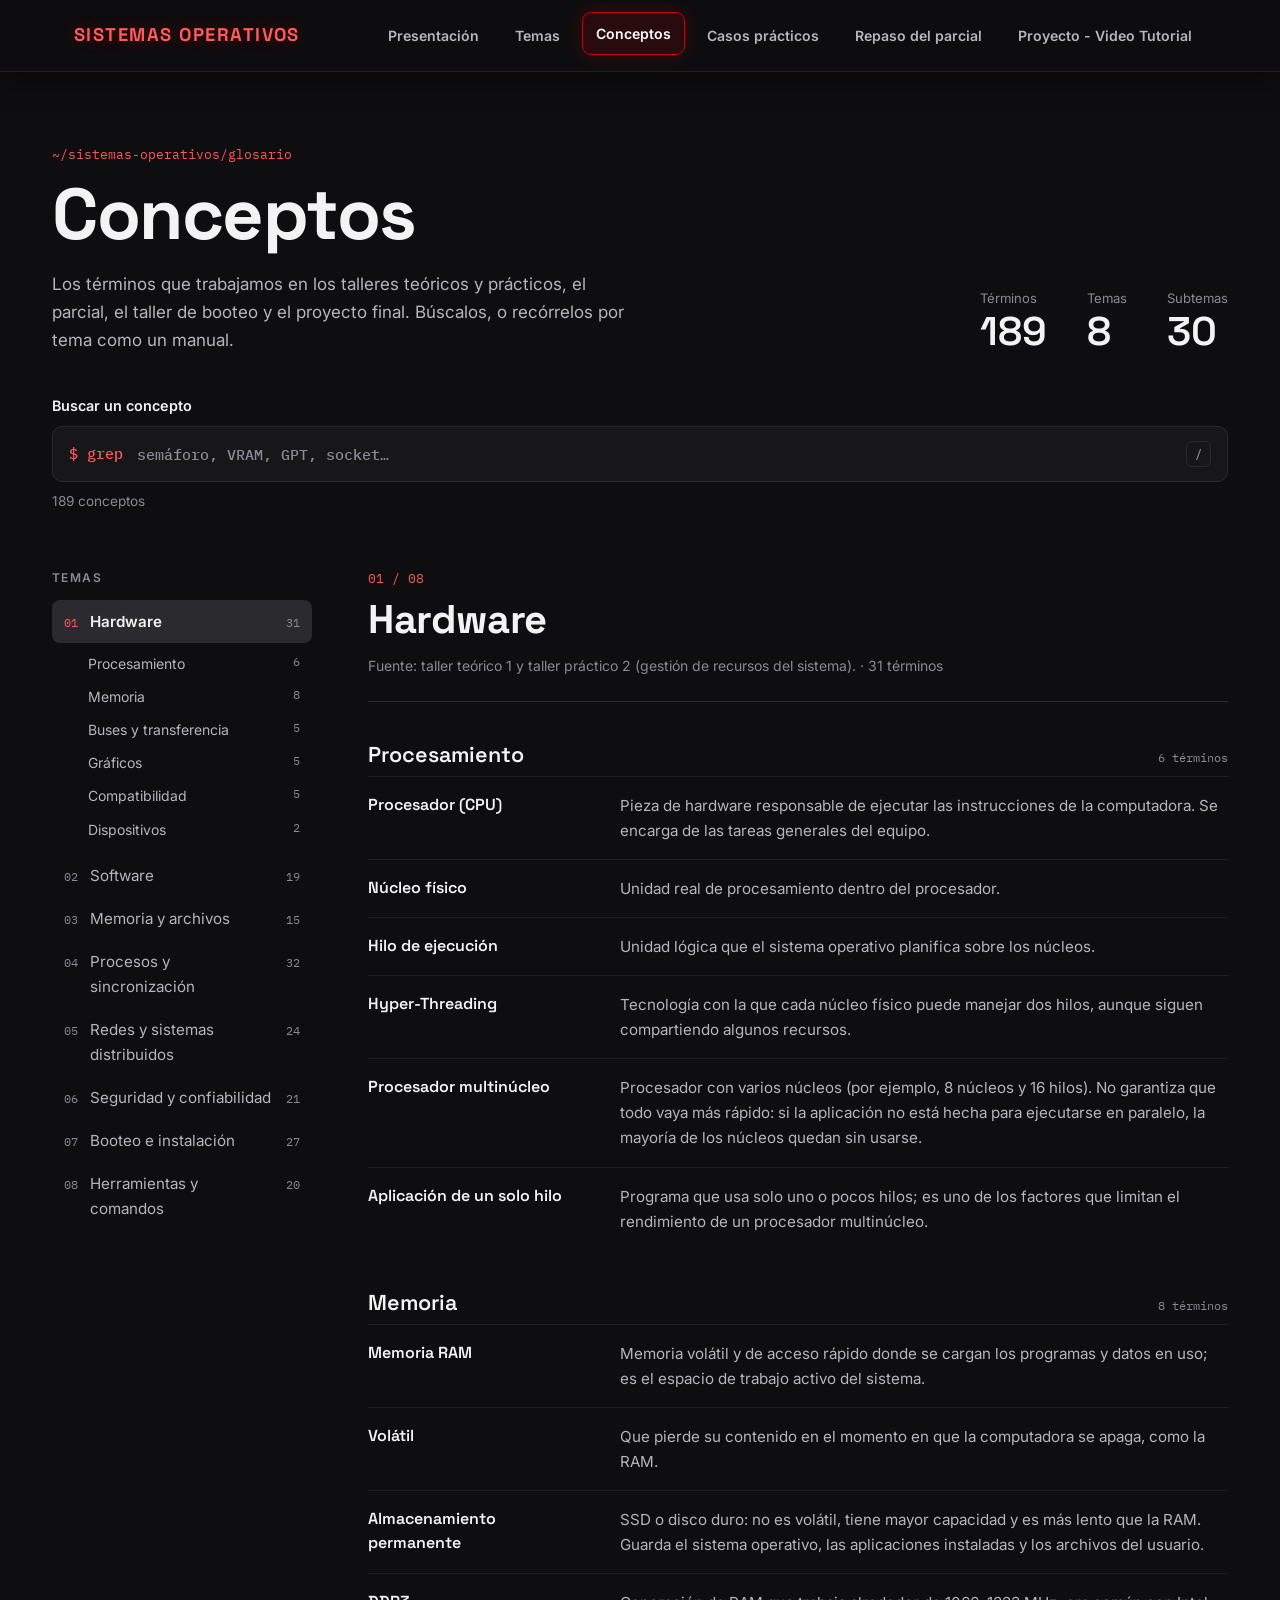
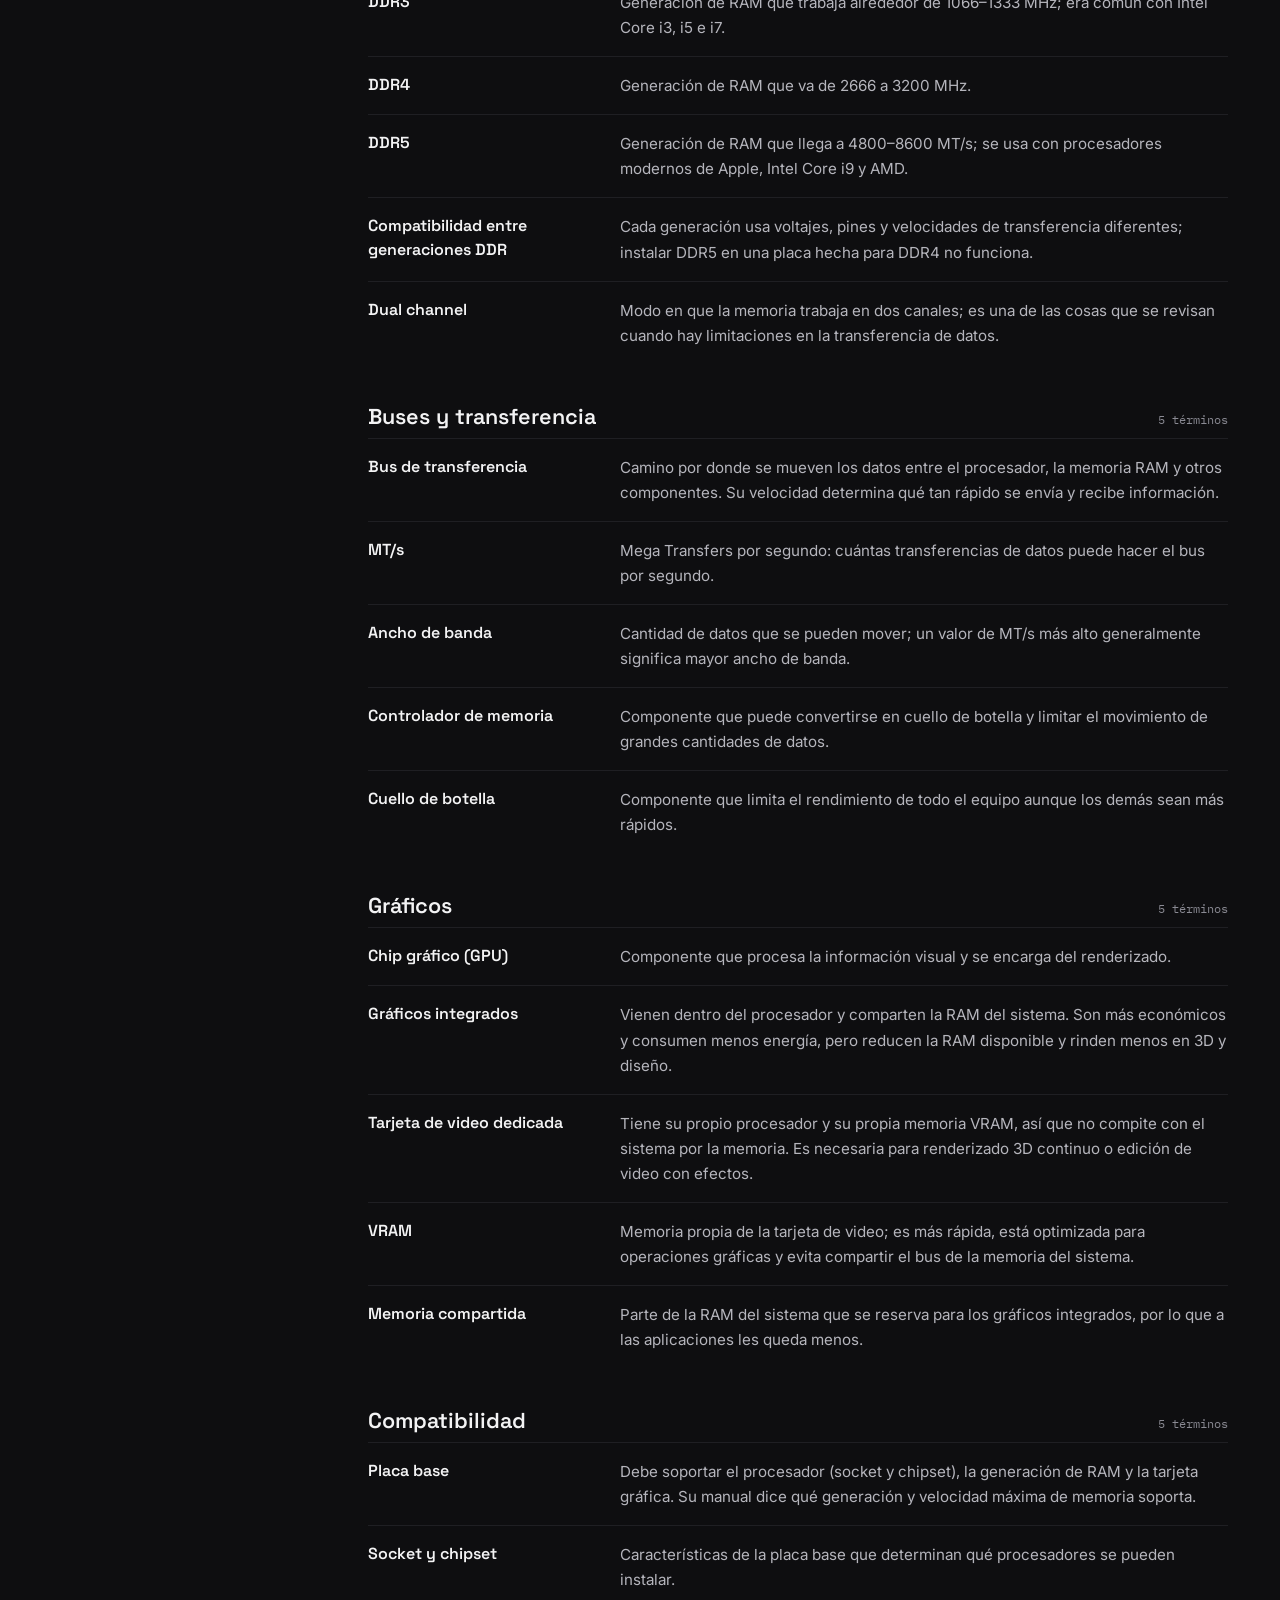
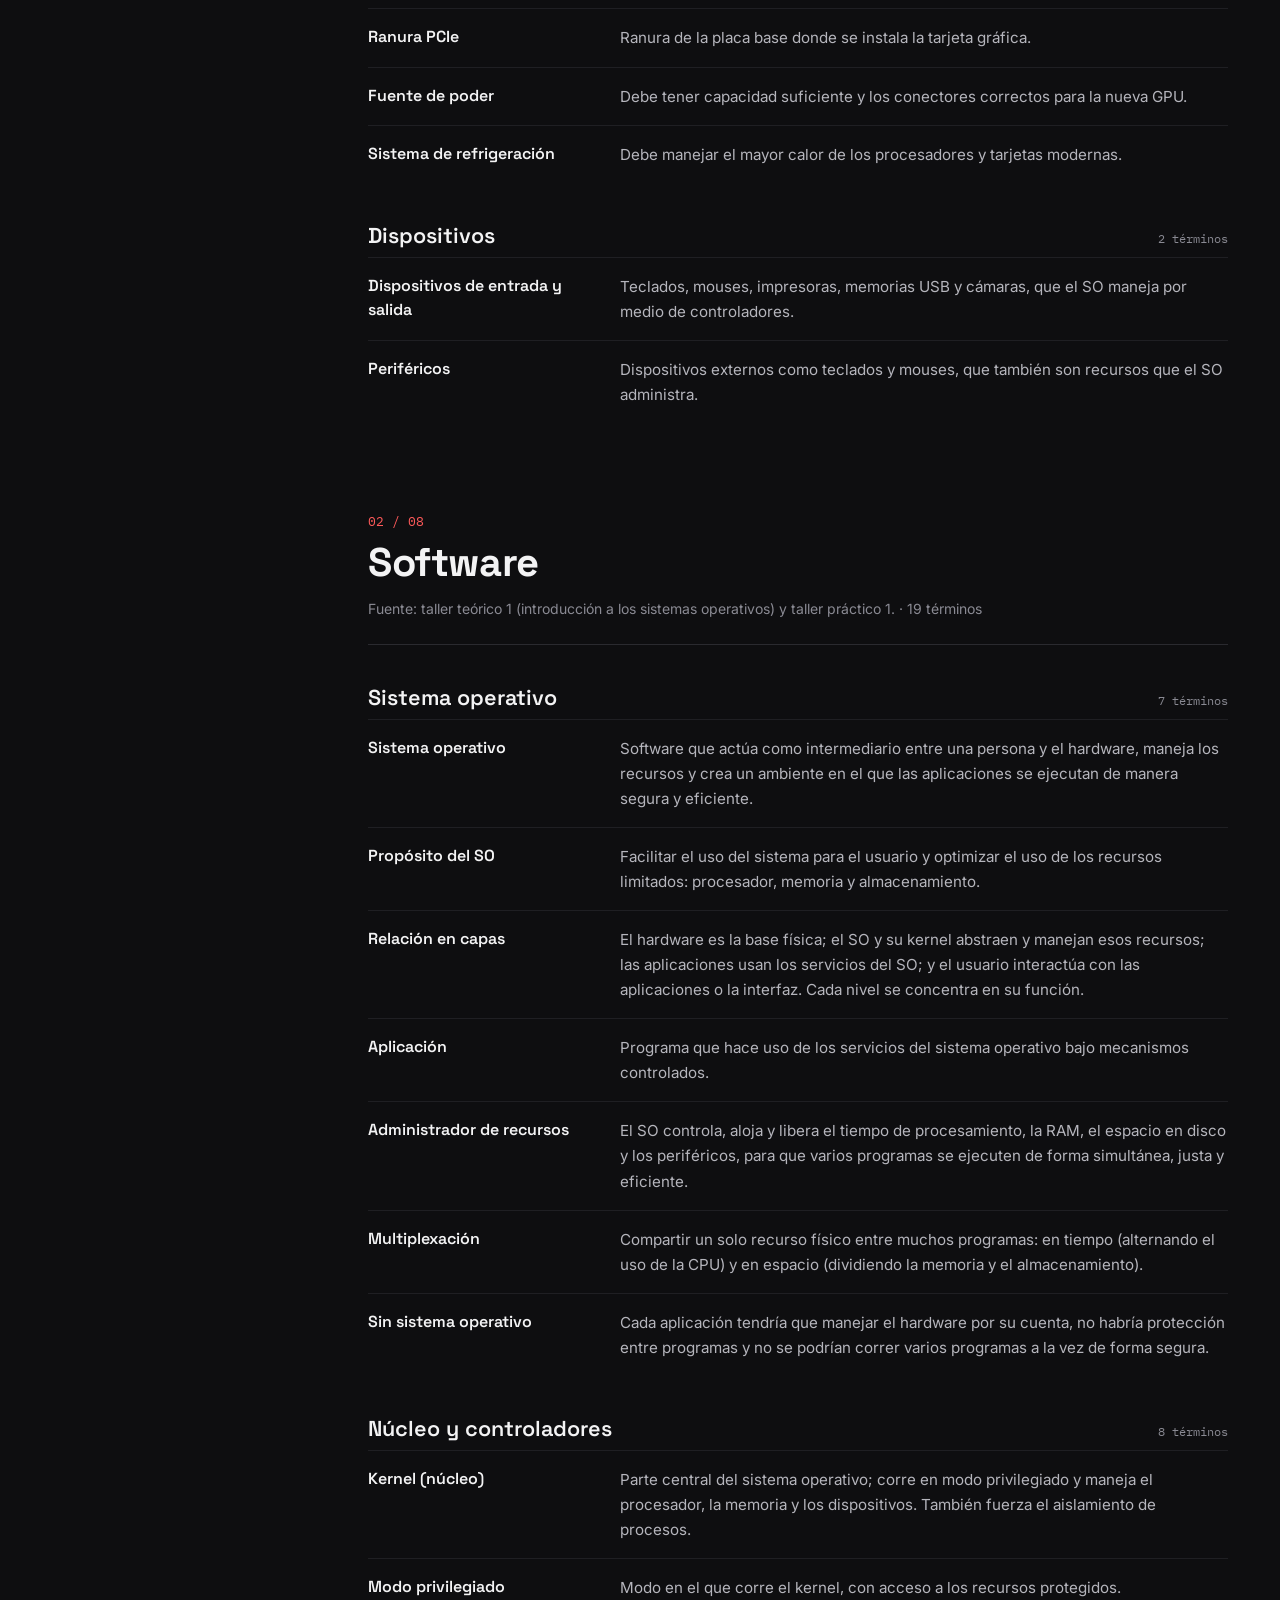
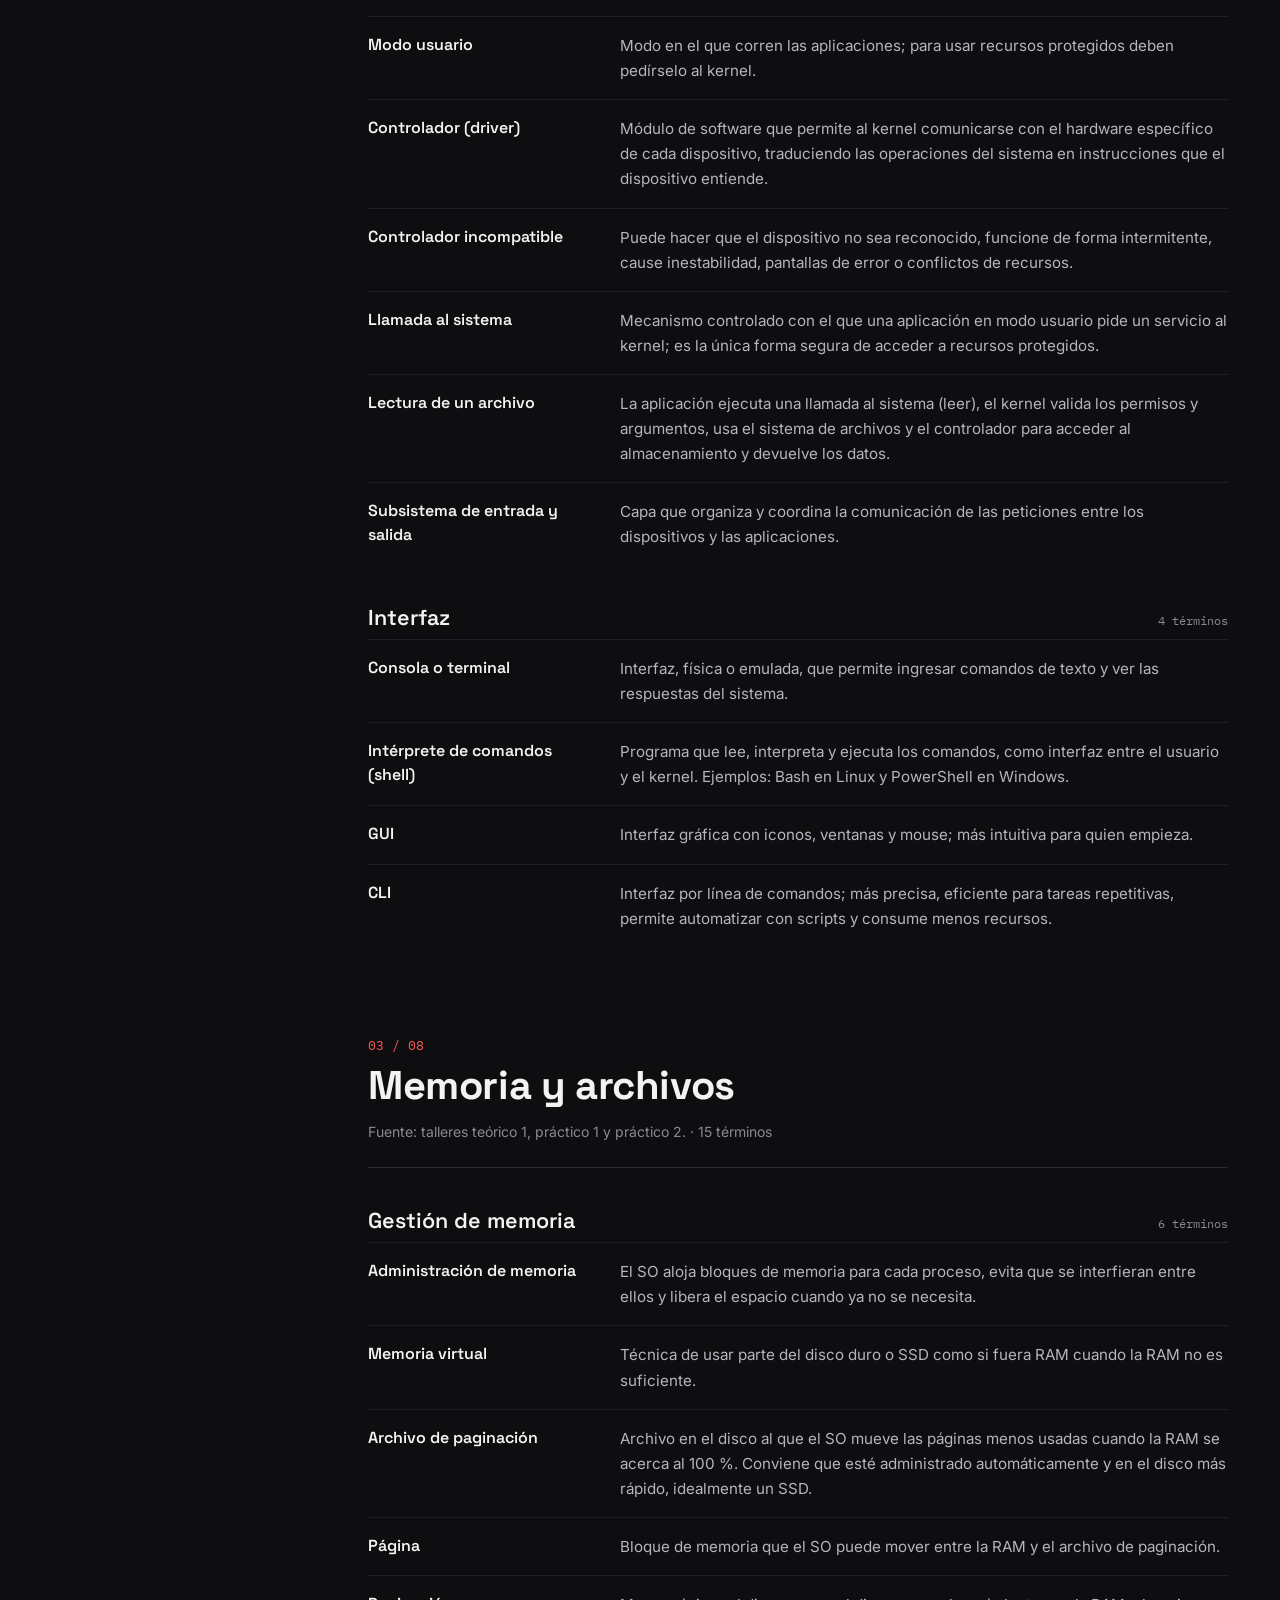
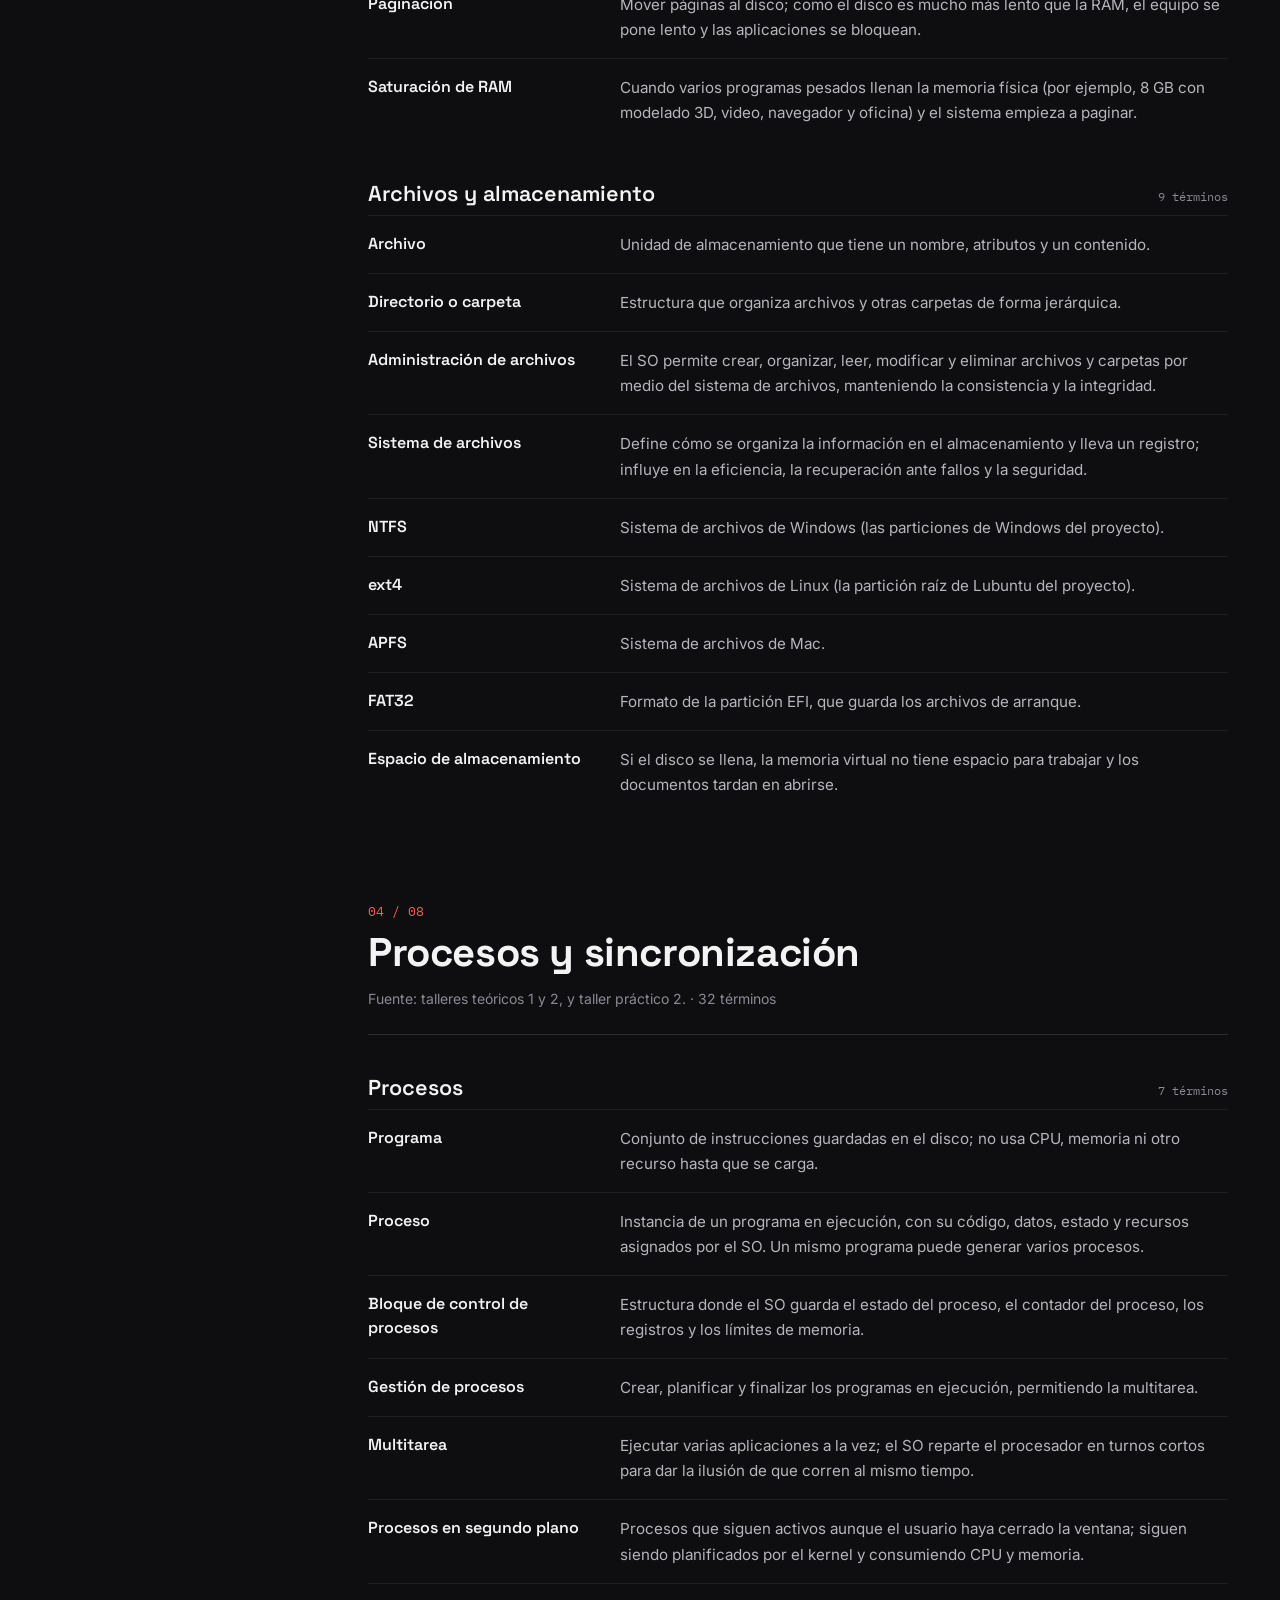
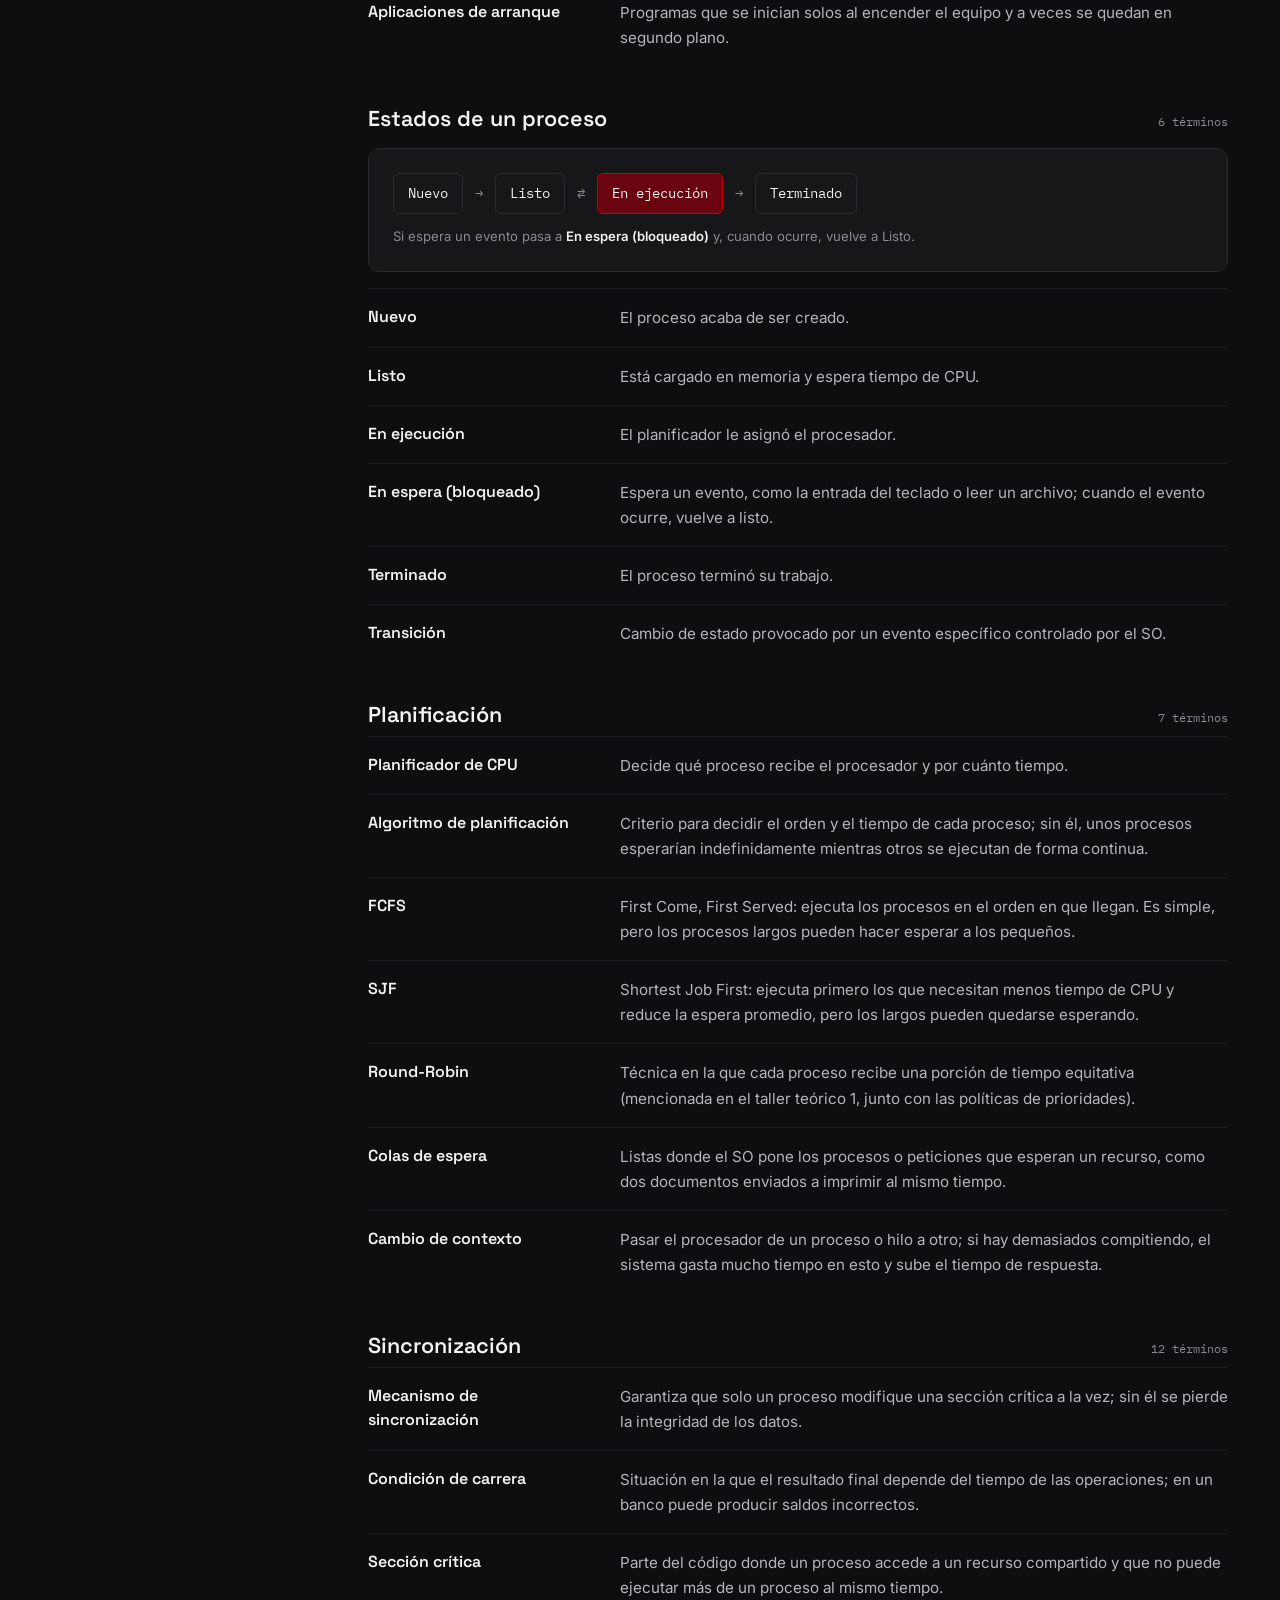
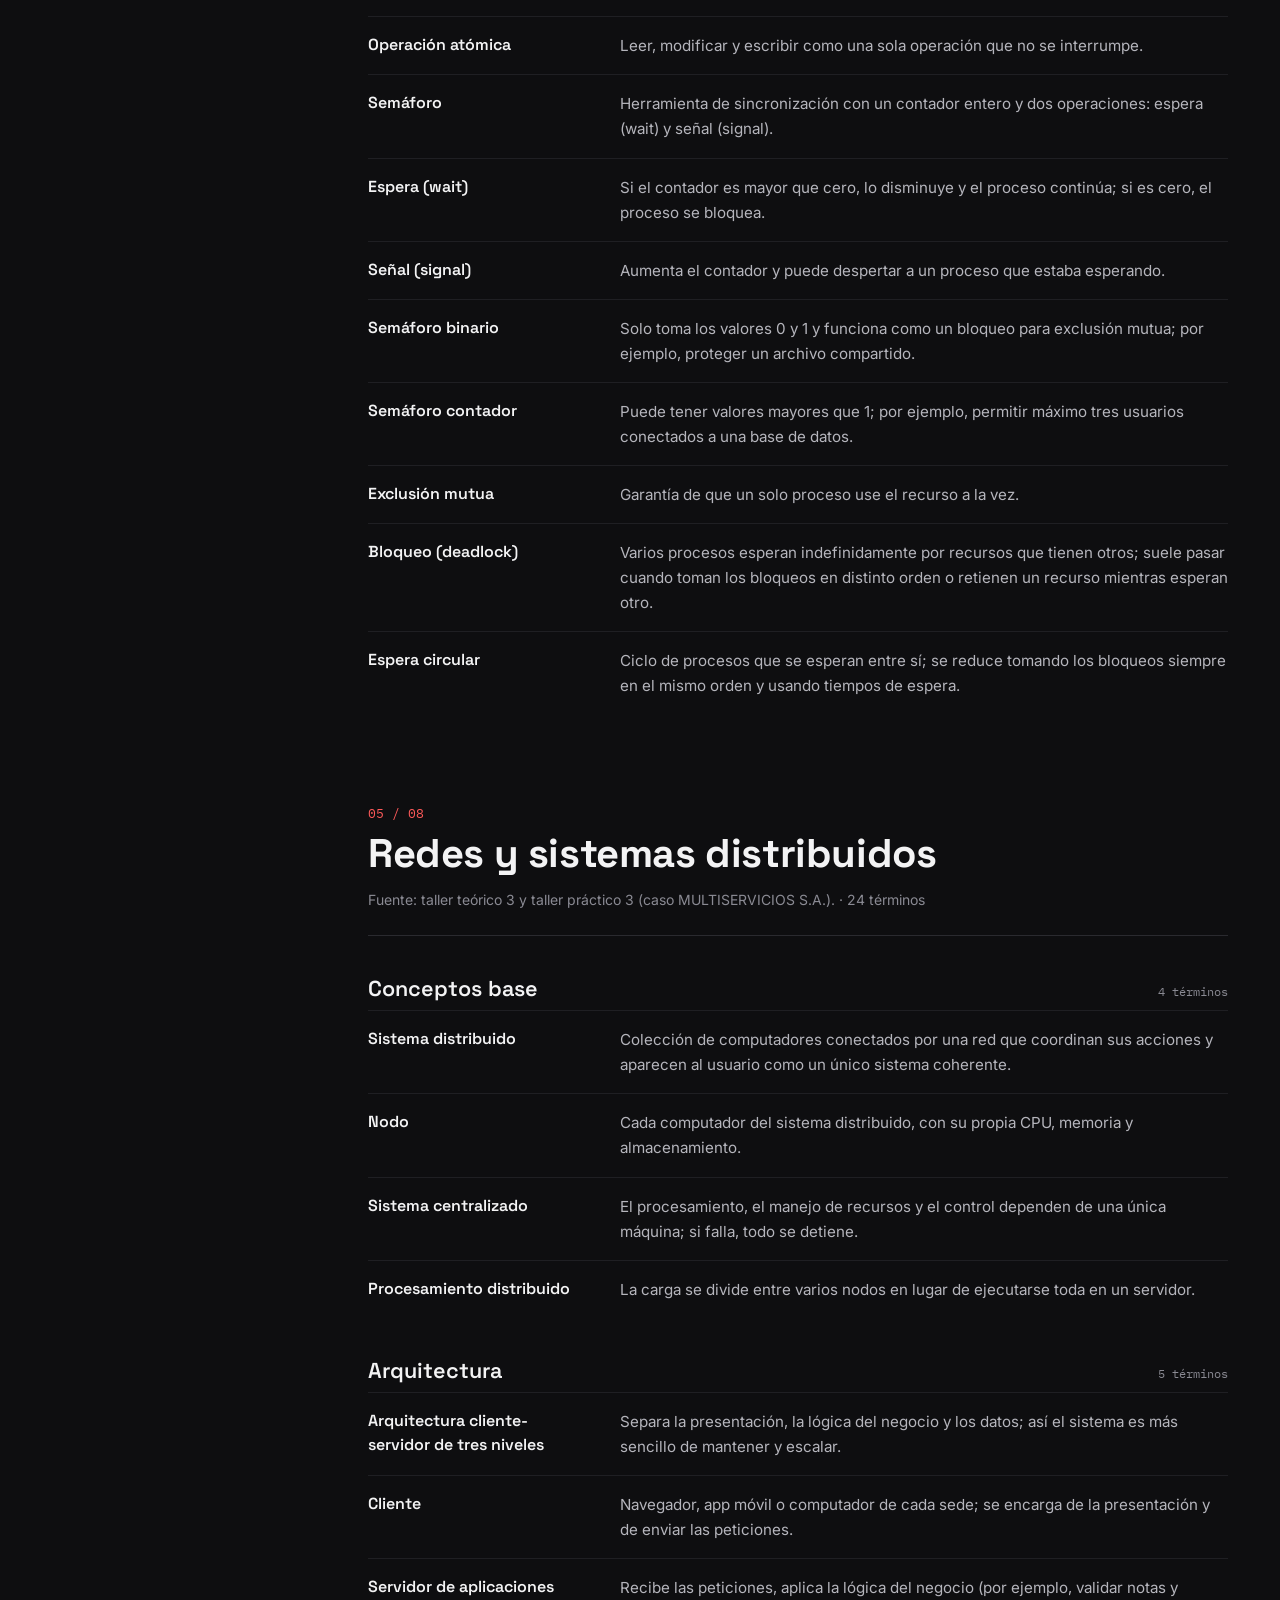
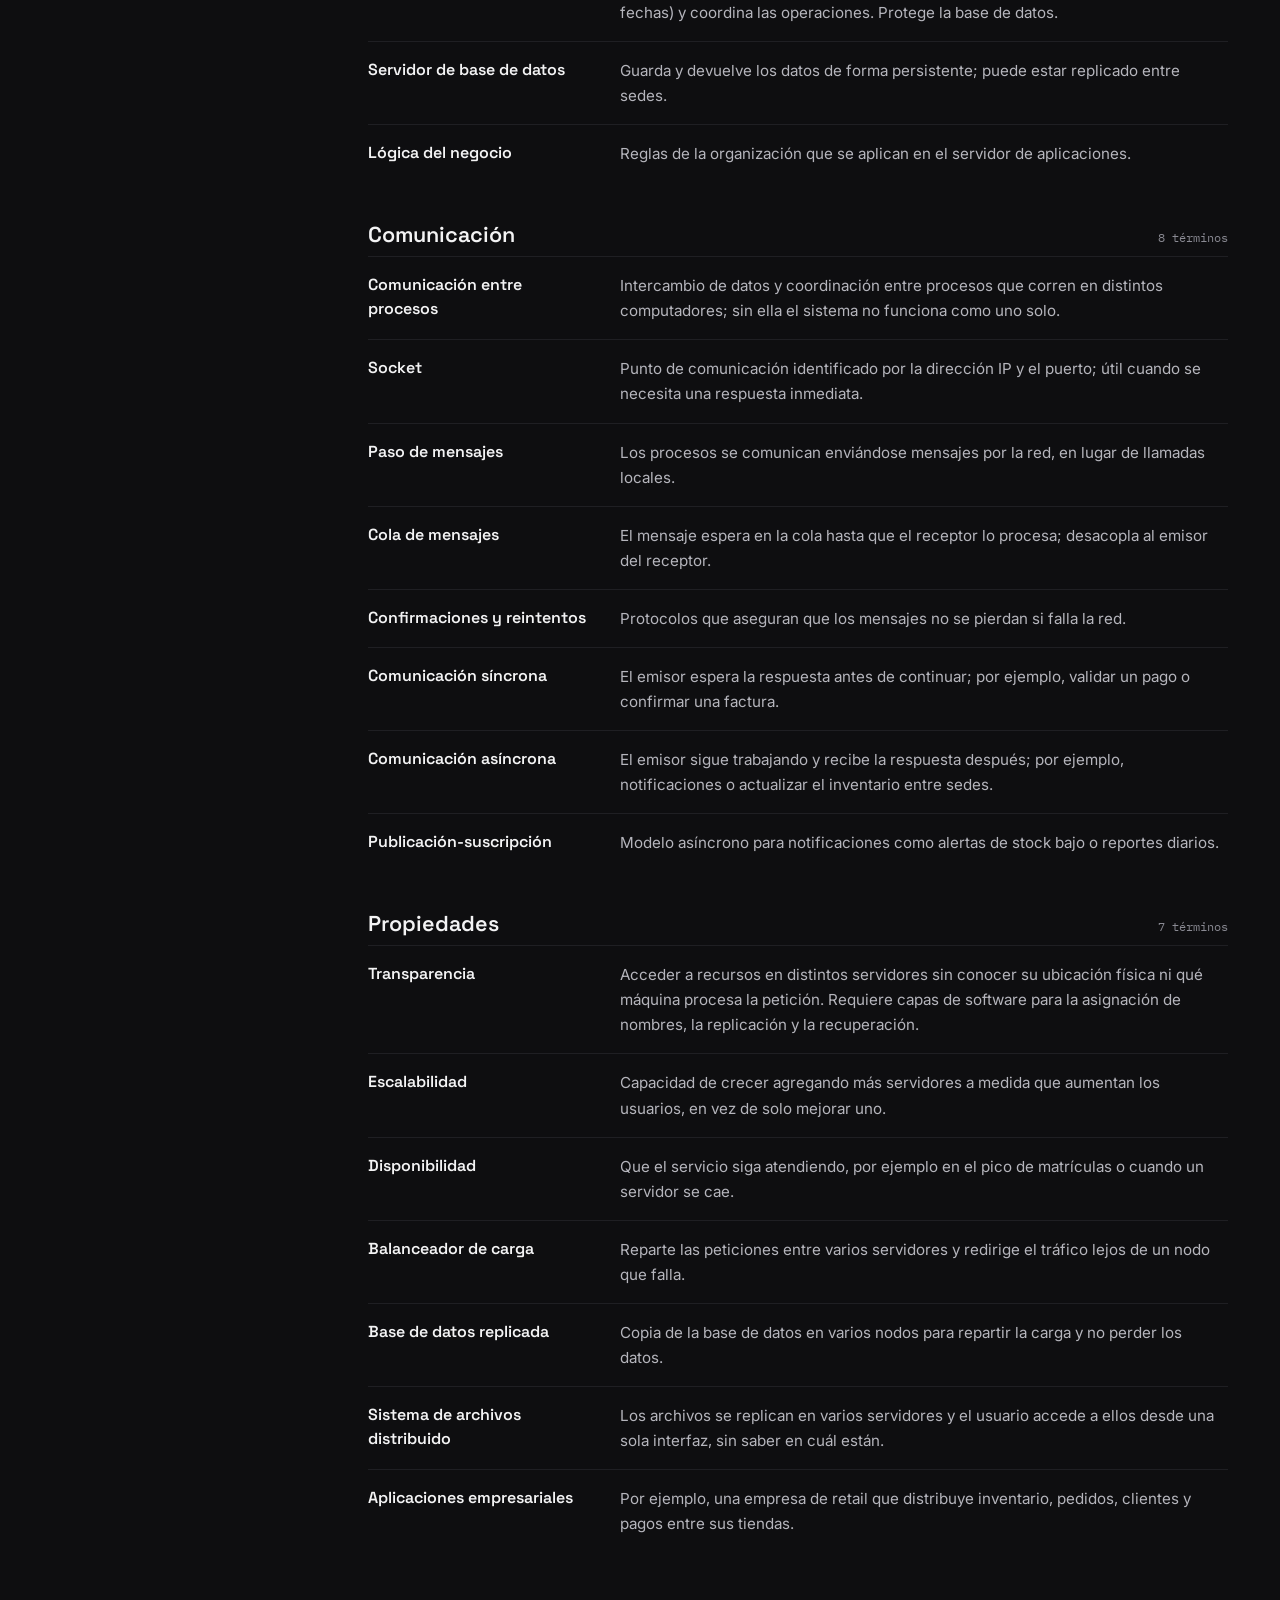
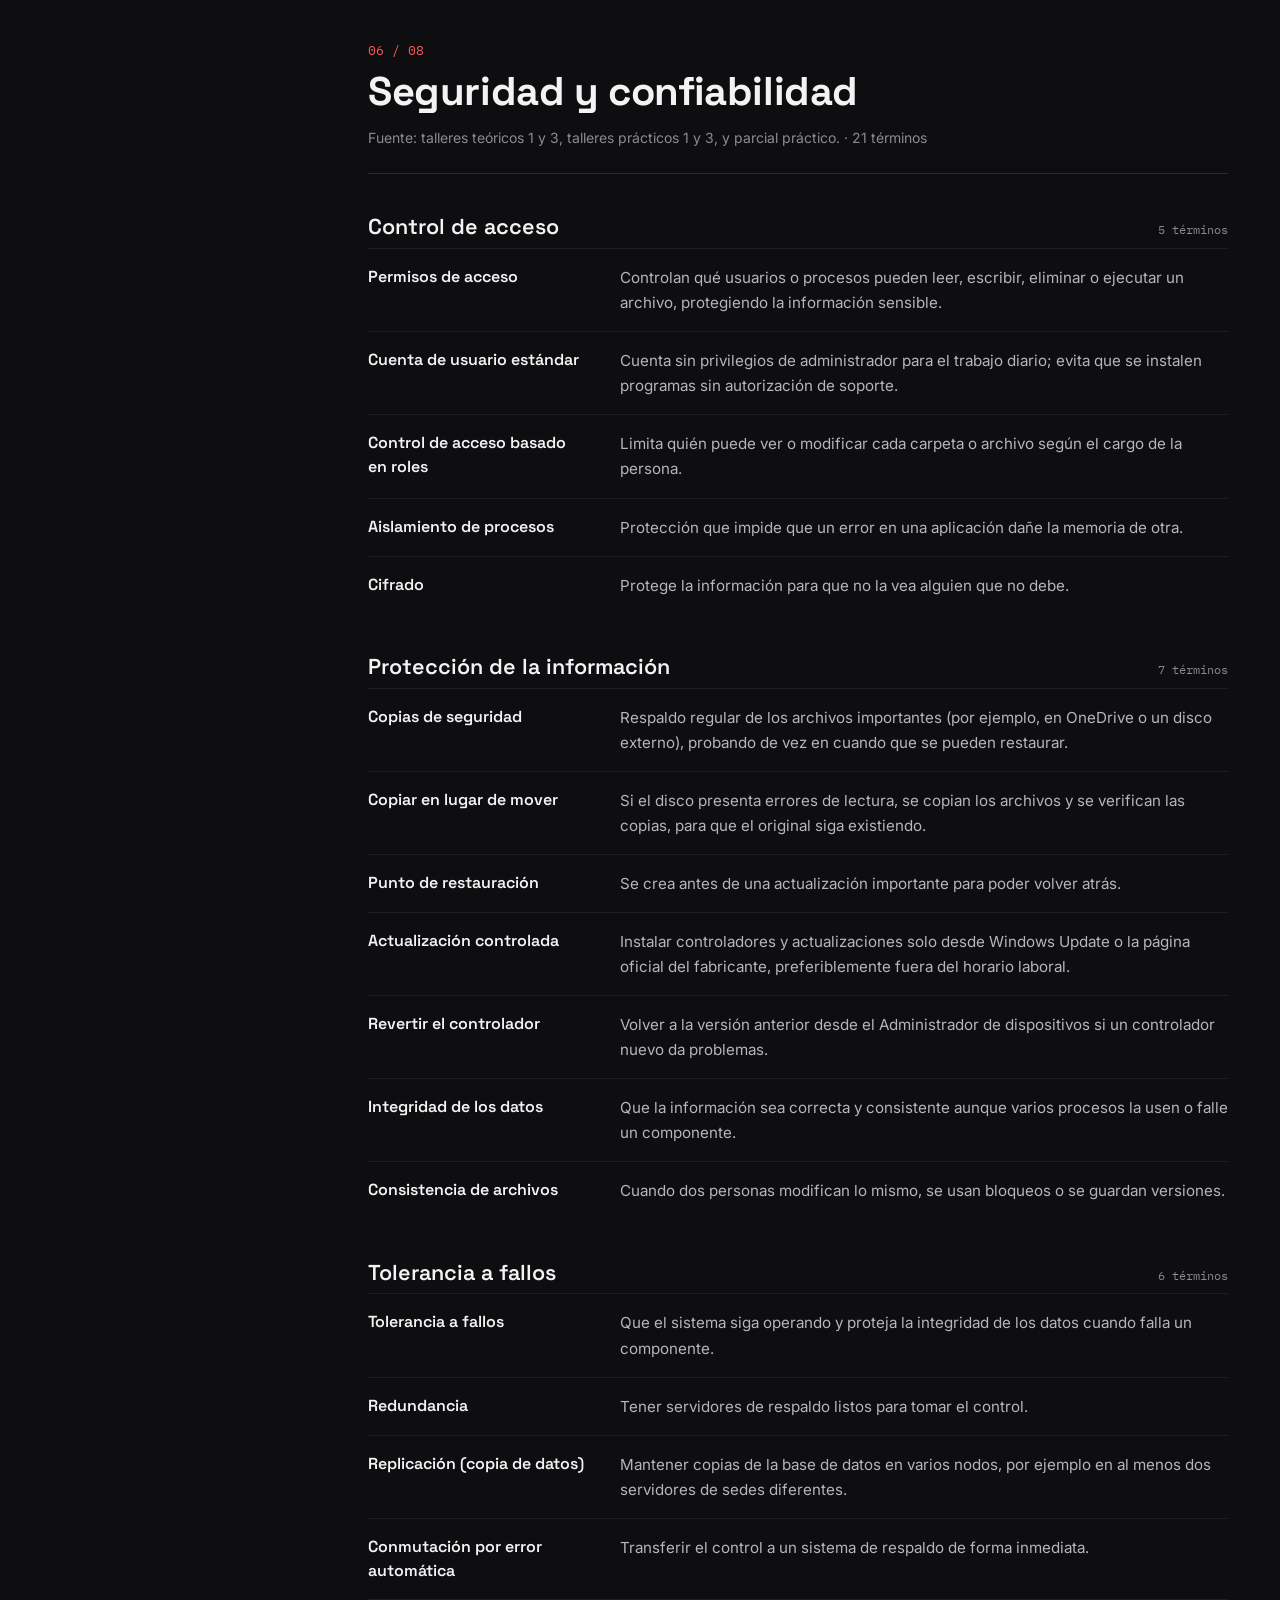
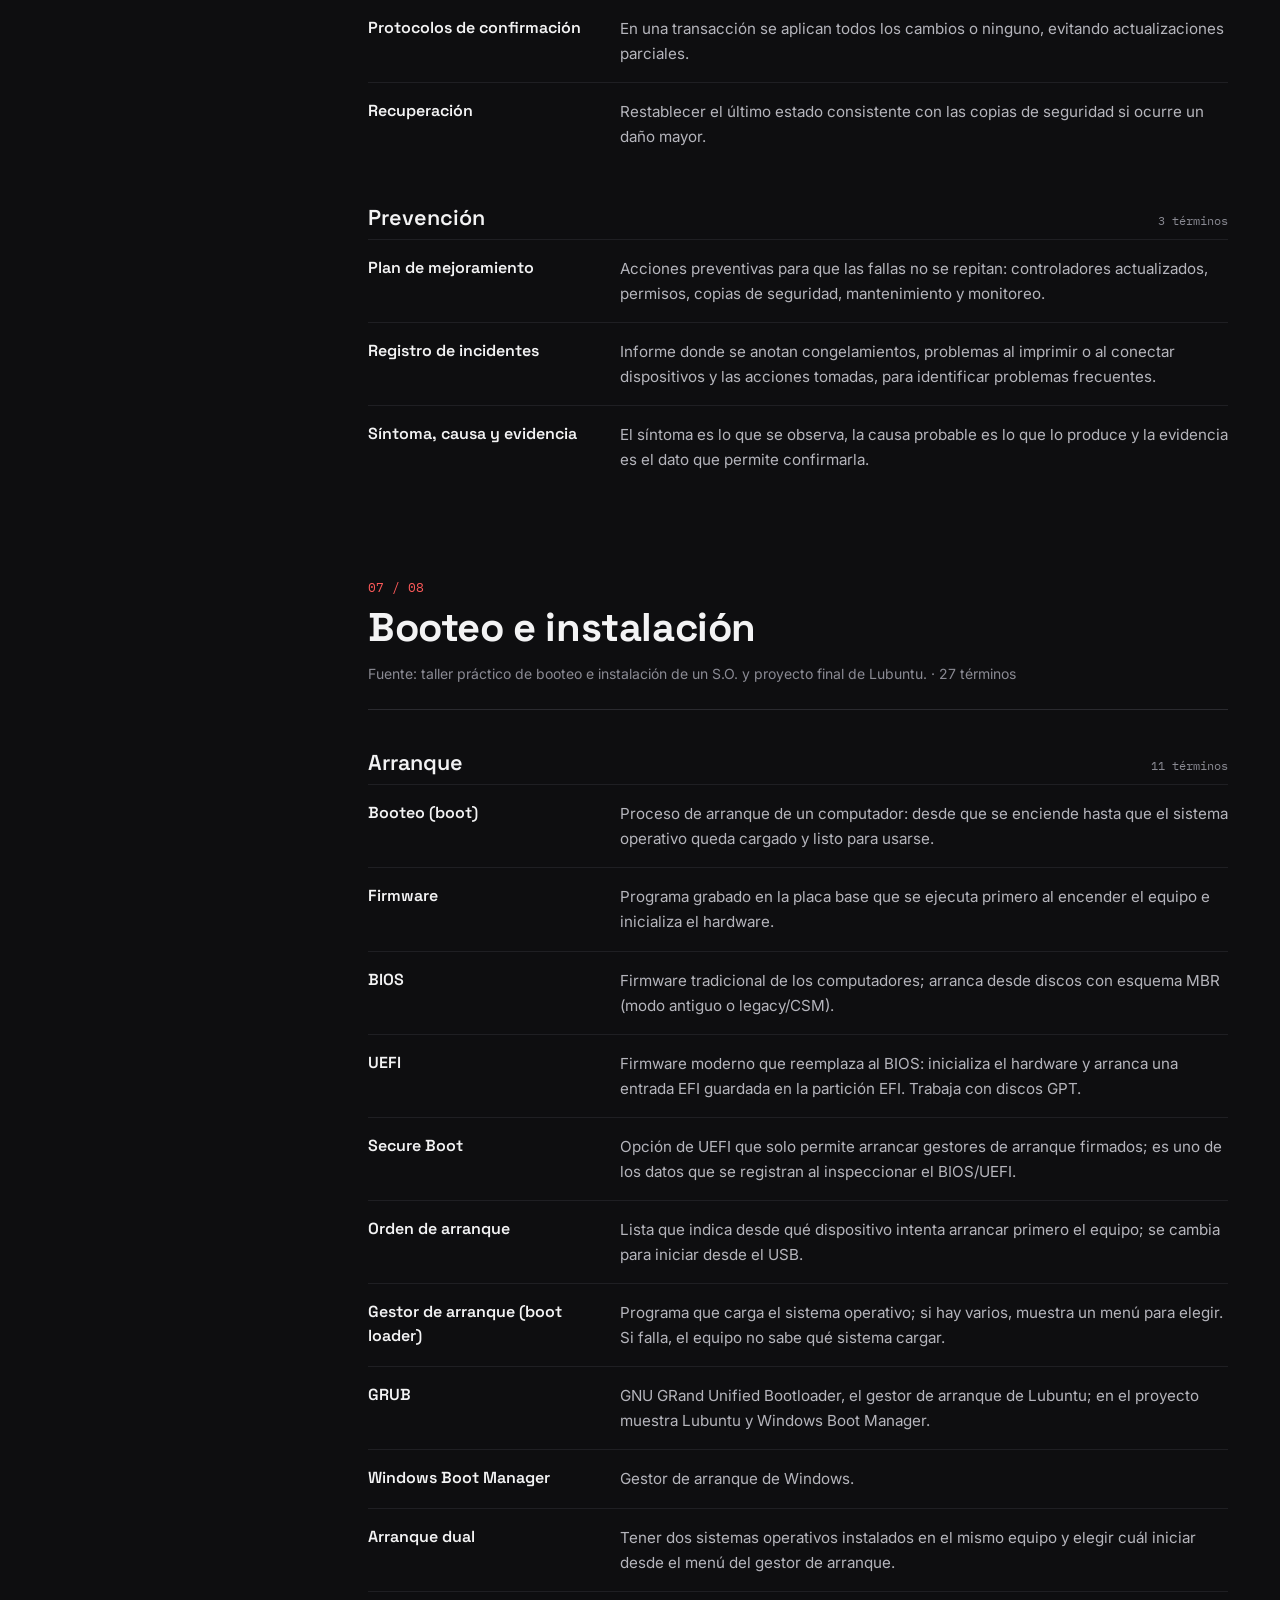
<file: conceptos.html>
<!doctype html>
<html lang="es">

<head>
  <meta charset="utf-8">
  <meta name="viewport" content="width=device-width,initial-scale=1">
  <meta name="description" content="Espacio académico de Sistemas Operativos">
  <title>Conceptos | Sistemas Operativos</title>
  <link rel="stylesheet" href="css/estilos.css">
  <link rel="shortcut icon" href="img/favicon.jpg" type="image/x-icon">
</head>

<body class="glosario-page">
  <header class="site-header">
    <div class="nav-wrap"><a class="brand" href="index.html">SISTEMAS OPERATIVOS</a>
      <nav class="navbar" aria-label="Navegación principal"><a href="index.html" class="">Presentación</a><a
          href="temas.html" class="">Temas</a><a href="conceptos.html" class="active" aria-current="page">Conceptos</a><a
          href="casos-practicos.html" class="">Casos prácticos</a><a href="repaso.html" class="">Repaso del parcial</a><a href="proyecto.html" class="">Proyecto - Video
          Tutorial</a></nav>
    </div>
  </header>
  <main class="glosario">
    <section class="gl-hero">
      <div class="gl-hero-text">
        <p class="gl-path">~/sistemas-operativos/glosario</p>
        <h1>Conceptos</h1>
        <p class="gl-lead">Los términos que trabajamos en los talleres teóricos y prácticos, el parcial, el taller de booteo y el proyecto final. Búscalos, o recórrelos por tema como un manual.</p>
      </div>
      <dl class="gl-stats">
        <div><dt>Términos</dt><dd id="glTotal">189</dd></div>
        <div><dt>Temas</dt><dd>8</dd></div>
        <div><dt>Subtemas</dt><dd>30</dd></div>
      </dl>
    </section>

    <div class="gl-search">
      <label for="cBuscar">Buscar un concepto</label>
      <div class="gl-search-box">
        <span class="gl-prompt" aria-hidden="true">$ grep</span>
        <input id="cBuscar" type="search" placeholder="semáforo, VRAM, GPT, socket…" autocomplete="off" aria-describedby="cCuenta">
        <kbd title="Presiona / para buscar">/</kbd>
      </div>
      <p id="cCuenta" class="gl-count" aria-live="polite">189 conceptos</p>
    </div>

    <div class="gl-layout">
      <nav class="gl-toc" aria-label="Temas del glosario">
        <p class="gl-toc-title">Temas</p>
        <ol>
          <li class="gl-toc-item" data-tema="hardware">
            <a class="gl-toc-link" href="#hardware"><span class="gl-num">01</span><span class="gl-toc-name">Hardware</span><span class="gl-num">31</span></a>
            <ul class="gl-toc-subs">
              <li><a href="#hardware-procesamiento"><span>Procesamiento</span><span class="gl-num">6</span></a></li>
              <li><a href="#hardware-memoria"><span>Memoria</span><span class="gl-num">8</span></a></li>
              <li><a href="#hardware-buses-y-transferencia"><span>Buses y transferencia</span><span class="gl-num">5</span></a></li>
              <li><a href="#hardware-graficos"><span>Gráficos</span><span class="gl-num">5</span></a></li>
              <li><a href="#hardware-compatibilidad"><span>Compatibilidad</span><span class="gl-num">5</span></a></li>
              <li><a href="#hardware-dispositivos"><span>Dispositivos</span><span class="gl-num">2</span></a></li>
            </ul>
          </li>
          <li class="gl-toc-item" data-tema="software">
            <a class="gl-toc-link" href="#software"><span class="gl-num">02</span><span class="gl-toc-name">Software</span><span class="gl-num">19</span></a>
            <ul class="gl-toc-subs">
              <li><a href="#software-sistema-operativo"><span>Sistema operativo</span><span class="gl-num">7</span></a></li>
              <li><a href="#software-nucleo-y-controladores"><span>Núcleo y controladores</span><span class="gl-num">8</span></a></li>
              <li><a href="#software-interfaz"><span>Interfaz</span><span class="gl-num">4</span></a></li>
            </ul>
          </li>
          <li class="gl-toc-item" data-tema="memoria-y-archivos">
            <a class="gl-toc-link" href="#memoria-y-archivos"><span class="gl-num">03</span><span class="gl-toc-name">Memoria y archivos</span><span class="gl-num">15</span></a>
            <ul class="gl-toc-subs">
              <li><a href="#memoria-y-archivos-gestion-de-memoria"><span>Gestión de memoria</span><span class="gl-num">6</span></a></li>
              <li><a href="#memoria-y-archivos-archivos-y-almacenamiento"><span>Archivos y almacenamiento</span><span class="gl-num">9</span></a></li>
            </ul>
          </li>
          <li class="gl-toc-item" data-tema="procesos-y-sincronizacion">
            <a class="gl-toc-link" href="#procesos-y-sincronizacion"><span class="gl-num">04</span><span class="gl-toc-name">Procesos y sincronización</span><span class="gl-num">32</span></a>
            <ul class="gl-toc-subs">
              <li><a href="#procesos-y-sincronizacion-procesos"><span>Procesos</span><span class="gl-num">7</span></a></li>
              <li><a href="#procesos-y-sincronizacion-estados-de-un-proceso"><span>Estados de un proceso</span><span class="gl-num">6</span></a></li>
              <li><a href="#procesos-y-sincronizacion-planificacion"><span>Planificación</span><span class="gl-num">7</span></a></li>
              <li><a href="#procesos-y-sincronizacion-sincronizacion"><span>Sincronización</span><span class="gl-num">12</span></a></li>
            </ul>
          </li>
          <li class="gl-toc-item" data-tema="redes-y-sistemas-distribuidos">
            <a class="gl-toc-link" href="#redes-y-sistemas-distribuidos"><span class="gl-num">05</span><span class="gl-toc-name">Redes y sistemas distribuidos</span><span class="gl-num">24</span></a>
            <ul class="gl-toc-subs">
              <li><a href="#redes-y-sistemas-distribuidos-conceptos-base"><span>Conceptos base</span><span class="gl-num">4</span></a></li>
              <li><a href="#redes-y-sistemas-distribuidos-arquitectura"><span>Arquitectura</span><span class="gl-num">5</span></a></li>
              <li><a href="#redes-y-sistemas-distribuidos-comunicacion"><span>Comunicación</span><span class="gl-num">8</span></a></li>
              <li><a href="#redes-y-sistemas-distribuidos-propiedades"><span>Propiedades</span><span class="gl-num">7</span></a></li>
            </ul>
          </li>
          <li class="gl-toc-item" data-tema="seguridad-y-confiabilidad">
            <a class="gl-toc-link" href="#seguridad-y-confiabilidad"><span class="gl-num">06</span><span class="gl-toc-name">Seguridad y confiabilidad</span><span class="gl-num">21</span></a>
            <ul class="gl-toc-subs">
              <li><a href="#seguridad-y-confiabilidad-control-de-acceso"><span>Control de acceso</span><span class="gl-num">5</span></a></li>
              <li><a href="#seguridad-y-confiabilidad-proteccion-de-la-informacion"><span>Protección de la información</span><span class="gl-num">7</span></a></li>
              <li><a href="#seguridad-y-confiabilidad-tolerancia-a-fallos"><span>Tolerancia a fallos</span><span class="gl-num">6</span></a></li>
              <li><a href="#seguridad-y-confiabilidad-prevencion"><span>Prevención</span><span class="gl-num">3</span></a></li>
            </ul>
          </li>
          <li class="gl-toc-item" data-tema="booteo-e-instalacion">
            <a class="gl-toc-link" href="#booteo-e-instalacion"><span class="gl-num">07</span><span class="gl-toc-name">Booteo e instalación</span><span class="gl-num">27</span></a>
            <ul class="gl-toc-subs">
              <li><a href="#booteo-e-instalacion-arranque"><span>Arranque</span><span class="gl-num">11</span></a></li>
              <li><a href="#booteo-e-instalacion-medios-de-instalacion"><span>Medios de instalación</span><span class="gl-num">5</span></a></li>
              <li><a href="#booteo-e-instalacion-discos-y-particiones"><span>Discos y particiones</span><span class="gl-num">9</span></a></li>
              <li><a href="#booteo-e-instalacion-maquinas-virtuales"><span>Máquinas virtuales</span><span class="gl-num">2</span></a></li>
            </ul>
          </li>
          <li class="gl-toc-item" data-tema="herramientas-y-comandos">
            <a class="gl-toc-link" href="#herramientas-y-comandos"><span class="gl-num">08</span><span class="gl-toc-name">Herramientas y comandos</span><span class="gl-num">20</span></a>
            <ul class="gl-toc-subs">
              <li><a href="#herramientas-y-comandos-herramientas-de-windows"><span>Herramientas de Windows</span><span class="gl-num">9</span></a></li>
              <li><a href="#herramientas-y-comandos-comandos-de-windows"><span>Comandos de Windows</span><span class="gl-num">3</span></a></li>
              <li><a href="#herramientas-y-comandos-comandos-de-linux"><span>Comandos de Linux</span><span class="gl-num">8</span></a></li>
            </ul>
          </li>
        </ol>
      </nav>

      <div class="gl-content">
      <section class="gl-tema" id="hardware" aria-labelledby="hardware-titulo">
        <header class="gl-tema-head">
          <p class="gl-tema-num">01 / 08</p>
          <h2 id="hardware-titulo">Hardware</h2>
          <p class="gl-tema-meta">Fuente: taller teórico 1 y taller práctico 2 (gestión de recursos del sistema). · 31 términos</p>
        </header>
        <section class="gl-sub" id="hardware-procesamiento">
          <div class="gl-sub-head">
            <h3>Procesamiento</h3>
            <span class="gl-num">6 términos</span>
          </div>
          <dl class="gl-list">
            <div class="gl-row">
              <dt>Procesador (CPU)</dt>
              <dd>Pieza de hardware responsable de ejecutar las instrucciones de la computadora. Se encarga de las tareas generales del equipo.</dd>
            </div>
            <div class="gl-row">
              <dt>Núcleo físico</dt>
              <dd>Unidad real de procesamiento dentro del procesador.</dd>
            </div>
            <div class="gl-row">
              <dt>Hilo de ejecución</dt>
              <dd>Unidad lógica que el sistema operativo planifica sobre los núcleos.</dd>
            </div>
            <div class="gl-row">
              <dt>Hyper-Threading</dt>
              <dd>Tecnología con la que cada núcleo físico puede manejar dos hilos, aunque siguen compartiendo algunos recursos.</dd>
            </div>
            <div class="gl-row">
              <dt>Procesador multinúcleo</dt>
              <dd>Procesador con varios núcleos (por ejemplo, 8 núcleos y 16 hilos). No garantiza que todo vaya más rápido: si la aplicación no está hecha para ejecutarse en paralelo, la mayoría de los núcleos quedan sin usarse.</dd>
            </div>
            <div class="gl-row">
              <dt>Aplicación de un solo hilo</dt>
              <dd>Programa que usa solo uno o pocos hilos; es uno de los factores que limitan el rendimiento de un procesador multinúcleo.</dd>
            </div>
          </dl>
        </section>
        <section class="gl-sub" id="hardware-memoria">
          <div class="gl-sub-head">
            <h3>Memoria</h3>
            <span class="gl-num">8 términos</span>
          </div>
          <dl class="gl-list">
            <div class="gl-row">
              <dt>Memoria RAM</dt>
              <dd>Memoria volátil y de acceso rápido donde se cargan los programas y datos en uso; es el espacio de trabajo activo del sistema.</dd>
            </div>
            <div class="gl-row">
              <dt>Volátil</dt>
              <dd>Que pierde su contenido en el momento en que la computadora se apaga, como la RAM.</dd>
            </div>
            <div class="gl-row">
              <dt>Almacenamiento permanente</dt>
              <dd>SSD o disco duro: no es volátil, tiene mayor capacidad y es más lento que la RAM. Guarda el sistema operativo, las aplicaciones instaladas y los archivos del usuario.</dd>
            </div>
            <div class="gl-row">
              <dt>DDR3</dt>
              <dd>Generación de RAM que trabaja alrededor de 1066–1333 MHz; era común con Intel Core i3, i5 e i7.</dd>
            </div>
            <div class="gl-row">
              <dt>DDR4</dt>
              <dd>Generación de RAM que va de 2666 a 3200 MHz.</dd>
            </div>
            <div class="gl-row">
              <dt>DDR5</dt>
              <dd>Generación de RAM que llega a 4800–8600 MT/s; se usa con procesadores modernos de Apple, Intel Core i9 y AMD.</dd>
            </div>
            <div class="gl-row">
              <dt>Compatibilidad entre generaciones DDR</dt>
              <dd>Cada generación usa voltajes, pines y velocidades de transferencia diferentes; instalar DDR5 en una placa hecha para DDR4 no funciona.</dd>
            </div>
            <div class="gl-row">
              <dt>Dual channel</dt>
              <dd>Modo en que la memoria trabaja en dos canales; es una de las cosas que se revisan cuando hay limitaciones en la transferencia de datos.</dd>
            </div>
          </dl>
        </section>
        <section class="gl-sub" id="hardware-buses-y-transferencia">
          <div class="gl-sub-head">
            <h3>Buses y transferencia</h3>
            <span class="gl-num">5 términos</span>
          </div>
          <dl class="gl-list">
            <div class="gl-row">
              <dt>Bus de transferencia</dt>
              <dd>Camino por donde se mueven los datos entre el procesador, la memoria RAM y otros componentes. Su velocidad determina qué tan rápido se envía y recibe información.</dd>
            </div>
            <div class="gl-row">
              <dt>MT/s</dt>
              <dd>Mega Transfers por segundo: cuántas transferencias de datos puede hacer el bus por segundo.</dd>
            </div>
            <div class="gl-row">
              <dt>Ancho de banda</dt>
              <dd>Cantidad de datos que se pueden mover; un valor de MT/s más alto generalmente significa mayor ancho de banda.</dd>
            </div>
            <div class="gl-row">
              <dt>Controlador de memoria</dt>
              <dd>Componente que puede convertirse en cuello de botella y limitar el movimiento de grandes cantidades de datos.</dd>
            </div>
            <div class="gl-row">
              <dt>Cuello de botella</dt>
              <dd>Componente que limita el rendimiento de todo el equipo aunque los demás sean más rápidos.</dd>
            </div>
          </dl>
        </section>
        <section class="gl-sub" id="hardware-graficos">
          <div class="gl-sub-head">
            <h3>Gráficos</h3>
            <span class="gl-num">5 términos</span>
          </div>
          <dl class="gl-list">
            <div class="gl-row">
              <dt>Chip gráfico (GPU)</dt>
              <dd>Componente que procesa la información visual y se encarga del renderizado.</dd>
            </div>
            <div class="gl-row">
              <dt>Gráficos integrados</dt>
              <dd>Vienen dentro del procesador y comparten la RAM del sistema. Son más económicos y consumen menos energía, pero reducen la RAM disponible y rinden menos en 3D y diseño.</dd>
            </div>
            <div class="gl-row">
              <dt>Tarjeta de video dedicada</dt>
              <dd>Tiene su propio procesador y su propia memoria VRAM, así que no compite con el sistema por la memoria. Es necesaria para renderizado 3D continuo o edición de video con efectos.</dd>
            </div>
            <div class="gl-row">
              <dt>VRAM</dt>
              <dd>Memoria propia de la tarjeta de video; es más rápida, está optimizada para operaciones gráficas y evita compartir el bus de la memoria del sistema.</dd>
            </div>
            <div class="gl-row">
              <dt>Memoria compartida</dt>
              <dd>Parte de la RAM del sistema que se reserva para los gráficos integrados, por lo que a las aplicaciones les queda menos.</dd>
            </div>
          </dl>
        </section>
        <section class="gl-sub" id="hardware-compatibilidad">
          <div class="gl-sub-head">
            <h3>Compatibilidad</h3>
            <span class="gl-num">5 términos</span>
          </div>
          <dl class="gl-list">
            <div class="gl-row">
              <dt>Placa base</dt>
              <dd>Debe soportar el procesador (socket y chipset), la generación de RAM y la tarjeta gráfica. Su manual dice qué generación y velocidad máxima de memoria soporta.</dd>
            </div>
            <div class="gl-row">
              <dt>Socket y chipset</dt>
              <dd>Características de la placa base que determinan qué procesadores se pueden instalar.</dd>
            </div>
            <div class="gl-row">
              <dt>Ranura PCIe</dt>
              <dd>Ranura de la placa base donde se instala la tarjeta gráfica.</dd>
            </div>
            <div class="gl-row">
              <dt>Fuente de poder</dt>
              <dd>Debe tener capacidad suficiente y los conectores correctos para la nueva GPU.</dd>
            </div>
            <div class="gl-row">
              <dt>Sistema de refrigeración</dt>
              <dd>Debe manejar el mayor calor de los procesadores y tarjetas modernas.</dd>
            </div>
          </dl>
        </section>
        <section class="gl-sub" id="hardware-dispositivos">
          <div class="gl-sub-head">
            <h3>Dispositivos</h3>
            <span class="gl-num">2 términos</span>
          </div>
          <dl class="gl-list">
            <div class="gl-row">
              <dt>Dispositivos de entrada y salida</dt>
              <dd>Teclados, mouses, impresoras, memorias USB y cámaras, que el SO maneja por medio de controladores.</dd>
            </div>
            <div class="gl-row">
              <dt>Periféricos</dt>
              <dd>Dispositivos externos como teclados y mouses, que también son recursos que el SO administra.</dd>
            </div>
          </dl>
        </section>
      </section>
      <section class="gl-tema" id="software" aria-labelledby="software-titulo">
        <header class="gl-tema-head">
          <p class="gl-tema-num">02 / 08</p>
          <h2 id="software-titulo">Software</h2>
          <p class="gl-tema-meta">Fuente: taller teórico 1 (introducción a los sistemas operativos) y taller práctico 1. · 19 términos</p>
        </header>
        <section class="gl-sub" id="software-sistema-operativo">
          <div class="gl-sub-head">
            <h3>Sistema operativo</h3>
            <span class="gl-num">7 términos</span>
          </div>
          <dl class="gl-list">
            <div class="gl-row">
              <dt>Sistema operativo</dt>
              <dd>Software que actúa como intermediario entre una persona y el hardware, maneja los recursos y crea un ambiente en el que las aplicaciones se ejecutan de manera segura y eficiente.</dd>
            </div>
            <div class="gl-row">
              <dt>Propósito del SO</dt>
              <dd>Facilitar el uso del sistema para el usuario y optimizar el uso de los recursos limitados: procesador, memoria y almacenamiento.</dd>
            </div>
            <div class="gl-row">
              <dt>Relación en capas</dt>
              <dd>El hardware es la base física; el SO y su kernel abstraen y manejan esos recursos; las aplicaciones usan los servicios del SO; y el usuario interactúa con las aplicaciones o la interfaz. Cada nivel se concentra en su función.</dd>
            </div>
            <div class="gl-row">
              <dt>Aplicación</dt>
              <dd>Programa que hace uso de los servicios del sistema operativo bajo mecanismos controlados.</dd>
            </div>
            <div class="gl-row">
              <dt>Administrador de recursos</dt>
              <dd>El SO controla, aloja y libera el tiempo de procesamiento, la RAM, el espacio en disco y los periféricos, para que varios programas se ejecuten de forma simultánea, justa y eficiente.</dd>
            </div>
            <div class="gl-row">
              <dt>Multiplexación</dt>
              <dd>Compartir un solo recurso físico entre muchos programas: en tiempo (alternando el uso de la CPU) y en espacio (dividiendo la memoria y el almacenamiento).</dd>
            </div>
            <div class="gl-row">
              <dt>Sin sistema operativo</dt>
              <dd>Cada aplicación tendría que manejar el hardware por su cuenta, no habría protección entre programas y no se podrían correr varios programas a la vez de forma segura.</dd>
            </div>
          </dl>
        </section>
        <section class="gl-sub" id="software-nucleo-y-controladores">
          <div class="gl-sub-head">
            <h3>Núcleo y controladores</h3>
            <span class="gl-num">8 términos</span>
          </div>
          <dl class="gl-list">
            <div class="gl-row">
              <dt>Kernel (núcleo)</dt>
              <dd>Parte central del sistema operativo; corre en modo privilegiado y maneja el procesador, la memoria y los dispositivos. También fuerza el aislamiento de procesos.</dd>
            </div>
            <div class="gl-row">
              <dt>Modo privilegiado</dt>
              <dd>Modo en el que corre el kernel, con acceso a los recursos protegidos.</dd>
            </div>
            <div class="gl-row">
              <dt>Modo usuario</dt>
              <dd>Modo en el que corren las aplicaciones; para usar recursos protegidos deben pedírselo al kernel.</dd>
            </div>
            <div class="gl-row">
              <dt>Controlador (driver)</dt>
              <dd>Módulo de software que permite al kernel comunicarse con el hardware específico de cada dispositivo, traduciendo las operaciones del sistema en instrucciones que el dispositivo entiende.</dd>
            </div>
            <div class="gl-row">
              <dt>Controlador incompatible</dt>
              <dd>Puede hacer que el dispositivo no sea reconocido, funcione de forma intermitente, cause inestabilidad, pantallas de error o conflictos de recursos.</dd>
            </div>
            <div class="gl-row">
              <dt>Llamada al sistema</dt>
              <dd>Mecanismo controlado con el que una aplicación en modo usuario pide un servicio al kernel; es la única forma segura de acceder a recursos protegidos.</dd>
            </div>
            <div class="gl-row">
              <dt>Lectura de un archivo</dt>
              <dd>La aplicación ejecuta una llamada al sistema (leer), el kernel valida los permisos y argumentos, usa el sistema de archivos y el controlador para acceder al almacenamiento y devuelve los datos.</dd>
            </div>
            <div class="gl-row">
              <dt>Subsistema de entrada y salida</dt>
              <dd>Capa que organiza y coordina la comunicación de las peticiones entre los dispositivos y las aplicaciones.</dd>
            </div>
          </dl>
        </section>
        <section class="gl-sub" id="software-interfaz">
          <div class="gl-sub-head">
            <h3>Interfaz</h3>
            <span class="gl-num">4 términos</span>
          </div>
          <dl class="gl-list">
            <div class="gl-row">
              <dt>Consola o terminal</dt>
              <dd>Interfaz, física o emulada, que permite ingresar comandos de texto y ver las respuestas del sistema.</dd>
            </div>
            <div class="gl-row">
              <dt>Intérprete de comandos (shell)</dt>
              <dd>Programa que lee, interpreta y ejecuta los comandos, como interfaz entre el usuario y el kernel. Ejemplos: Bash en Linux y PowerShell en Windows.</dd>
            </div>
            <div class="gl-row">
              <dt>GUI</dt>
              <dd>Interfaz gráfica con iconos, ventanas y mouse; más intuitiva para quien empieza.</dd>
            </div>
            <div class="gl-row">
              <dt>CLI</dt>
              <dd>Interfaz por línea de comandos; más precisa, eficiente para tareas repetitivas, permite automatizar con scripts y consume menos recursos.</dd>
            </div>
          </dl>
        </section>
      </section>
      <section class="gl-tema" id="memoria-y-archivos" aria-labelledby="memoria-y-archivos-titulo">
        <header class="gl-tema-head">
          <p class="gl-tema-num">03 / 08</p>
          <h2 id="memoria-y-archivos-titulo">Memoria y archivos</h2>
          <p class="gl-tema-meta">Fuente: talleres teórico 1, práctico 1 y práctico 2. · 15 términos</p>
        </header>
        <section class="gl-sub" id="memoria-y-archivos-gestion-de-memoria">
          <div class="gl-sub-head">
            <h3>Gestión de memoria</h3>
            <span class="gl-num">6 términos</span>
          </div>
          <dl class="gl-list">
            <div class="gl-row">
              <dt>Administración de memoria</dt>
              <dd>El SO aloja bloques de memoria para cada proceso, evita que se interfieran entre ellos y libera el espacio cuando ya no se necesita.</dd>
            </div>
            <div class="gl-row">
              <dt>Memoria virtual</dt>
              <dd>Técnica de usar parte del disco duro o SSD como si fuera RAM cuando la RAM no es suficiente.</dd>
            </div>
            <div class="gl-row">
              <dt>Archivo de paginación</dt>
              <dd>Archivo en el disco al que el SO mueve las páginas menos usadas cuando la RAM se acerca al 100&nbsp;%. Conviene que esté administrado automáticamente y en el disco más rápido, idealmente un SSD.</dd>
            </div>
            <div class="gl-row">
              <dt>Página</dt>
              <dd>Bloque de memoria que el SO puede mover entre la RAM y el archivo de paginación.</dd>
            </div>
            <div class="gl-row">
              <dt>Paginación</dt>
              <dd>Mover páginas al disco; como el disco es mucho más lento que la RAM, el equipo se pone lento y las aplicaciones se bloquean.</dd>
            </div>
            <div class="gl-row">
              <dt>Saturación de RAM</dt>
              <dd>Cuando varios programas pesados llenan la memoria física (por ejemplo, 8 GB con modelado 3D, video, navegador y oficina) y el sistema empieza a paginar.</dd>
            </div>
          </dl>
        </section>
        <section class="gl-sub" id="memoria-y-archivos-archivos-y-almacenamiento">
          <div class="gl-sub-head">
            <h3>Archivos y almacenamiento</h3>
            <span class="gl-num">9 términos</span>
          </div>
          <dl class="gl-list">
            <div class="gl-row">
              <dt>Archivo</dt>
              <dd>Unidad de almacenamiento que tiene un nombre, atributos y un contenido.</dd>
            </div>
            <div class="gl-row">
              <dt>Directorio o carpeta</dt>
              <dd>Estructura que organiza archivos y otras carpetas de forma jerárquica.</dd>
            </div>
            <div class="gl-row">
              <dt>Administración de archivos</dt>
              <dd>El SO permite crear, organizar, leer, modificar y eliminar archivos y carpetas por medio del sistema de archivos, manteniendo la consistencia y la integridad.</dd>
            </div>
            <div class="gl-row">
              <dt>Sistema de archivos</dt>
              <dd>Define cómo se organiza la información en el almacenamiento y lleva un registro; influye en la eficiencia, la recuperación ante fallos y la seguridad.</dd>
            </div>
            <div class="gl-row">
              <dt>NTFS</dt>
              <dd>Sistema de archivos de Windows (las particiones de Windows del proyecto).</dd>
            </div>
            <div class="gl-row">
              <dt>ext4</dt>
              <dd>Sistema de archivos de Linux (la partición raíz de Lubuntu del proyecto).</dd>
            </div>
            <div class="gl-row">
              <dt>APFS</dt>
              <dd>Sistema de archivos de Mac.</dd>
            </div>
            <div class="gl-row">
              <dt>FAT32</dt>
              <dd>Formato de la partición EFI, que guarda los archivos de arranque.</dd>
            </div>
            <div class="gl-row">
              <dt>Espacio de almacenamiento</dt>
              <dd>Si el disco se llena, la memoria virtual no tiene espacio para trabajar y los documentos tardan en abrirse.</dd>
            </div>
          </dl>
        </section>
      </section>
      <section class="gl-tema" id="procesos-y-sincronizacion" aria-labelledby="procesos-y-sincronizacion-titulo">
        <header class="gl-tema-head">
          <p class="gl-tema-num">04 / 08</p>
          <h2 id="procesos-y-sincronizacion-titulo">Procesos y sincronización</h2>
          <p class="gl-tema-meta">Fuente: talleres teóricos 1 y 2, y taller práctico 2. · 32 términos</p>
        </header>
        <section class="gl-sub" id="procesos-y-sincronizacion-procesos">
          <div class="gl-sub-head">
            <h3>Procesos</h3>
            <span class="gl-num">7 términos</span>
          </div>
          <dl class="gl-list">
            <div class="gl-row">
              <dt>Programa</dt>
              <dd>Conjunto de instrucciones guardadas en el disco; no usa CPU, memoria ni otro recurso hasta que se carga.</dd>
            </div>
            <div class="gl-row">
              <dt>Proceso</dt>
              <dd>Instancia de un programa en ejecución, con su código, datos, estado y recursos asignados por el SO. Un mismo programa puede generar varios procesos.</dd>
            </div>
            <div class="gl-row">
              <dt>Bloque de control de procesos</dt>
              <dd>Estructura donde el SO guarda el estado del proceso, el contador del proceso, los registros y los límites de memoria.</dd>
            </div>
            <div class="gl-row">
              <dt>Gestión de procesos</dt>
              <dd>Crear, planificar y finalizar los programas en ejecución, permitiendo la multitarea.</dd>
            </div>
            <div class="gl-row">
              <dt>Multitarea</dt>
              <dd>Ejecutar varias aplicaciones a la vez; el SO reparte el procesador en turnos cortos para dar la ilusión de que corren al mismo tiempo.</dd>
            </div>
            <div class="gl-row">
              <dt>Procesos en segundo plano</dt>
              <dd>Procesos que siguen activos aunque el usuario haya cerrado la ventana; siguen siendo planificados por el kernel y consumiendo CPU y memoria.</dd>
            </div>
            <div class="gl-row">
              <dt>Aplicaciones de arranque</dt>
              <dd>Programas que se inician solos al encender el equipo y a veces se quedan en segundo plano.</dd>
            </div>
          </dl>
        </section>
        <section class="gl-sub" id="procesos-y-sincronizacion-estados-de-un-proceso">
          <div class="gl-sub-head">
            <h3>Estados de un proceso</h3>
            <span class="gl-num">6 términos</span>
          </div>
          <figure class="gl-diagram">
            <ol class="gl-flow" aria-label="Ciclo de vida de un proceso">
              <li>Nuevo</li>
              <li aria-hidden="true" class="gl-arrow">→</li>
              <li>Listo</li>
              <li aria-hidden="true" class="gl-arrow">⇄</li>
              <li class="is-key">En ejecución</li>
              <li aria-hidden="true" class="gl-arrow">→</li>
              <li>Terminado</li>
            </ol>
            <figcaption>Si espera un evento pasa a <strong>En espera (bloqueado)</strong> y, cuando ocurre, vuelve a Listo.</figcaption>
          </figure>
          <dl class="gl-list">
            <div class="gl-row">
              <dt>Nuevo</dt>
              <dd>El proceso acaba de ser creado.</dd>
            </div>
            <div class="gl-row">
              <dt>Listo</dt>
              <dd>Está cargado en memoria y espera tiempo de CPU.</dd>
            </div>
            <div class="gl-row">
              <dt>En ejecución</dt>
              <dd>El planificador le asignó el procesador.</dd>
            </div>
            <div class="gl-row">
              <dt>En espera (bloqueado)</dt>
              <dd>Espera un evento, como la entrada del teclado o leer un archivo; cuando el evento ocurre, vuelve a listo.</dd>
            </div>
            <div class="gl-row">
              <dt>Terminado</dt>
              <dd>El proceso terminó su trabajo.</dd>
            </div>
            <div class="gl-row">
              <dt>Transición</dt>
              <dd>Cambio de estado provocado por un evento específico controlado por el SO.</dd>
            </div>
          </dl>
        </section>
        <section class="gl-sub" id="procesos-y-sincronizacion-planificacion">
          <div class="gl-sub-head">
            <h3>Planificación</h3>
            <span class="gl-num">7 términos</span>
          </div>
          <dl class="gl-list">
            <div class="gl-row">
              <dt>Planificador de CPU</dt>
              <dd>Decide qué proceso recibe el procesador y por cuánto tiempo.</dd>
            </div>
            <div class="gl-row">
              <dt>Algoritmo de planificación</dt>
              <dd>Criterio para decidir el orden y el tiempo de cada proceso; sin él, unos procesos esperarían indefinidamente mientras otros se ejecutan de forma continua.</dd>
            </div>
            <div class="gl-row">
              <dt>FCFS</dt>
              <dd>First Come, First Served: ejecuta los procesos en el orden en que llegan. Es simple, pero los procesos largos pueden hacer esperar a los pequeños.</dd>
            </div>
            <div class="gl-row">
              <dt>SJF</dt>
              <dd>Shortest Job First: ejecuta primero los que necesitan menos tiempo de CPU y reduce la espera promedio, pero los largos pueden quedarse esperando.</dd>
            </div>
            <div class="gl-row">
              <dt>Round-Robin</dt>
              <dd>Técnica en la que cada proceso recibe una porción de tiempo equitativa (mencionada en el taller teórico 1, junto con las políticas de prioridades).</dd>
            </div>
            <div class="gl-row">
              <dt>Colas de espera</dt>
              <dd>Listas donde el SO pone los procesos o peticiones que esperan un recurso, como dos documentos enviados a imprimir al mismo tiempo.</dd>
            </div>
            <div class="gl-row">
              <dt>Cambio de contexto</dt>
              <dd>Pasar el procesador de un proceso o hilo a otro; si hay demasiados compitiendo, el sistema gasta mucho tiempo en esto y sube el tiempo de respuesta.</dd>
            </div>
          </dl>
        </section>
        <section class="gl-sub" id="procesos-y-sincronizacion-sincronizacion">
          <div class="gl-sub-head">
            <h3>Sincronización</h3>
            <span class="gl-num">12 términos</span>
          </div>
          <dl class="gl-list">
            <div class="gl-row">
              <dt>Mecanismo de sincronización</dt>
              <dd>Garantiza que solo un proceso modifique una sección crítica a la vez; sin él se pierde la integridad de los datos.</dd>
            </div>
            <div class="gl-row">
              <dt>Condición de carrera</dt>
              <dd>Situación en la que el resultado final depende del tiempo de las operaciones; en un banco puede producir saldos incorrectos.</dd>
            </div>
            <div class="gl-row">
              <dt>Sección crítica</dt>
              <dd>Parte del código donde un proceso accede a un recurso compartido y que no puede ejecutar más de un proceso al mismo tiempo.</dd>
            </div>
            <div class="gl-row">
              <dt>Operación atómica</dt>
              <dd>Leer, modificar y escribir como una sola operación que no se interrumpe.</dd>
            </div>
            <div class="gl-row">
              <dt>Semáforo</dt>
              <dd>Herramienta de sincronización con un contador entero y dos operaciones: espera (wait) y señal (signal).</dd>
            </div>
            <div class="gl-row">
              <dt>Espera (wait)</dt>
              <dd>Si el contador es mayor que cero, lo disminuye y el proceso continúa; si es cero, el proceso se bloquea.</dd>
            </div>
            <div class="gl-row">
              <dt>Señal (signal)</dt>
              <dd>Aumenta el contador y puede despertar a un proceso que estaba esperando.</dd>
            </div>
            <div class="gl-row">
              <dt>Semáforo binario</dt>
              <dd>Solo toma los valores 0 y 1 y funciona como un bloqueo para exclusión mutua; por ejemplo, proteger un archivo compartido.</dd>
            </div>
            <div class="gl-row">
              <dt>Semáforo contador</dt>
              <dd>Puede tener valores mayores que 1; por ejemplo, permitir máximo tres usuarios conectados a una base de datos.</dd>
            </div>
            <div class="gl-row">
              <dt>Exclusión mutua</dt>
              <dd>Garantía de que un solo proceso use el recurso a la vez.</dd>
            </div>
            <div class="gl-row">
              <dt>Bloqueo (deadlock)</dt>
              <dd>Varios procesos esperan indefinidamente por recursos que tienen otros; suele pasar cuando toman los bloqueos en distinto orden o retienen un recurso mientras esperan otro.</dd>
            </div>
            <div class="gl-row">
              <dt>Espera circular</dt>
              <dd>Ciclo de procesos que se esperan entre sí; se reduce tomando los bloqueos siempre en el mismo orden y usando tiempos de espera.</dd>
            </div>
          </dl>
        </section>
      </section>
      <section class="gl-tema" id="redes-y-sistemas-distribuidos" aria-labelledby="redes-y-sistemas-distribuidos-titulo">
        <header class="gl-tema-head">
          <p class="gl-tema-num">05 / 08</p>
          <h2 id="redes-y-sistemas-distribuidos-titulo">Redes y sistemas distribuidos</h2>
          <p class="gl-tema-meta">Fuente: taller teórico 3 y taller práctico 3 (caso MULTISERVICIOS S.A.). · 24 términos</p>
        </header>
        <section class="gl-sub" id="redes-y-sistemas-distribuidos-conceptos-base">
          <div class="gl-sub-head">
            <h3>Conceptos base</h3>
            <span class="gl-num">4 términos</span>
          </div>
          <dl class="gl-list">
            <div class="gl-row">
              <dt>Sistema distribuido</dt>
              <dd>Colección de computadores conectados por una red que coordinan sus acciones y aparecen al usuario como un único sistema coherente.</dd>
            </div>
            <div class="gl-row">
              <dt>Nodo</dt>
              <dd>Cada computador del sistema distribuido, con su propia CPU, memoria y almacenamiento.</dd>
            </div>
            <div class="gl-row">
              <dt>Sistema centralizado</dt>
              <dd>El procesamiento, el manejo de recursos y el control dependen de una única máquina; si falla, todo se detiene.</dd>
            </div>
            <div class="gl-row">
              <dt>Procesamiento distribuido</dt>
              <dd>La carga se divide entre varios nodos en lugar de ejecutarse toda en un servidor.</dd>
            </div>
          </dl>
        </section>
        <section class="gl-sub" id="redes-y-sistemas-distribuidos-arquitectura">
          <div class="gl-sub-head">
            <h3>Arquitectura</h3>
            <span class="gl-num">5 términos</span>
          </div>
          <dl class="gl-list">
            <div class="gl-row">
              <dt>Arquitectura cliente-servidor de tres niveles</dt>
              <dd>Separa la presentación, la lógica del negocio y los datos; así el sistema es más sencillo de mantener y escalar.</dd>
            </div>
            <div class="gl-row">
              <dt>Cliente</dt>
              <dd>Navegador, app móvil o computador de cada sede; se encarga de la presentación y de enviar las peticiones.</dd>
            </div>
            <div class="gl-row">
              <dt>Servidor de aplicaciones</dt>
              <dd>Recibe las peticiones, aplica la lógica del negocio (por ejemplo, validar notas y fechas) y coordina las operaciones. Protege la base de datos.</dd>
            </div>
            <div class="gl-row">
              <dt>Servidor de base de datos</dt>
              <dd>Guarda y devuelve los datos de forma persistente; puede estar replicado entre sedes.</dd>
            </div>
            <div class="gl-row">
              <dt>Lógica del negocio</dt>
              <dd>Reglas de la organización que se aplican en el servidor de aplicaciones.</dd>
            </div>
          </dl>
        </section>
        <section class="gl-sub" id="redes-y-sistemas-distribuidos-comunicacion">
          <div class="gl-sub-head">
            <h3>Comunicación</h3>
            <span class="gl-num">8 términos</span>
          </div>
          <dl class="gl-list">
            <div class="gl-row">
              <dt>Comunicación entre procesos</dt>
              <dd>Intercambio de datos y coordinación entre procesos que corren en distintos computadores; sin ella el sistema no funciona como uno solo.</dd>
            </div>
            <div class="gl-row">
              <dt>Socket</dt>
              <dd>Punto de comunicación identificado por la dirección IP y el puerto; útil cuando se necesita una respuesta inmediata.</dd>
            </div>
            <div class="gl-row">
              <dt>Paso de mensajes</dt>
              <dd>Los procesos se comunican enviándose mensajes por la red, en lugar de llamadas locales.</dd>
            </div>
            <div class="gl-row">
              <dt>Cola de mensajes</dt>
              <dd>El mensaje espera en la cola hasta que el receptor lo procesa; desacopla al emisor del receptor.</dd>
            </div>
            <div class="gl-row">
              <dt>Confirmaciones y reintentos</dt>
              <dd>Protocolos que aseguran que los mensajes no se pierdan si falla la red.</dd>
            </div>
            <div class="gl-row">
              <dt>Comunicación síncrona</dt>
              <dd>El emisor espera la respuesta antes de continuar; por ejemplo, validar un pago o confirmar una factura.</dd>
            </div>
            <div class="gl-row">
              <dt>Comunicación asíncrona</dt>
              <dd>El emisor sigue trabajando y recibe la respuesta después; por ejemplo, notificaciones o actualizar el inventario entre sedes.</dd>
            </div>
            <div class="gl-row">
              <dt>Publicación-suscripción</dt>
              <dd>Modelo asíncrono para notificaciones como alertas de stock bajo o reportes diarios.</dd>
            </div>
          </dl>
        </section>
        <section class="gl-sub" id="redes-y-sistemas-distribuidos-propiedades">
          <div class="gl-sub-head">
            <h3>Propiedades</h3>
            <span class="gl-num">7 términos</span>
          </div>
          <dl class="gl-list">
            <div class="gl-row">
              <dt>Transparencia</dt>
              <dd>Acceder a recursos en distintos servidores sin conocer su ubicación física ni qué máquina procesa la petición. Requiere capas de software para la asignación de nombres, la replicación y la recuperación.</dd>
            </div>
            <div class="gl-row">
              <dt>Escalabilidad</dt>
              <dd>Capacidad de crecer agregando más servidores a medida que aumentan los usuarios, en vez de solo mejorar uno.</dd>
            </div>
            <div class="gl-row">
              <dt>Disponibilidad</dt>
              <dd>Que el servicio siga atendiendo, por ejemplo en el pico de matrículas o cuando un servidor se cae.</dd>
            </div>
            <div class="gl-row">
              <dt>Balanceador de carga</dt>
              <dd>Reparte las peticiones entre varios servidores y redirige el tráfico lejos de un nodo que falla.</dd>
            </div>
            <div class="gl-row">
              <dt>Base de datos replicada</dt>
              <dd>Copia de la base de datos en varios nodos para repartir la carga y no perder los datos.</dd>
            </div>
            <div class="gl-row">
              <dt>Sistema de archivos distribuido</dt>
              <dd>Los archivos se replican en varios servidores y el usuario accede a ellos desde una sola interfaz, sin saber en cuál están.</dd>
            </div>
            <div class="gl-row">
              <dt>Aplicaciones empresariales</dt>
              <dd>Por ejemplo, una empresa de retail que distribuye inventario, pedidos, clientes y pagos entre sus tiendas.</dd>
            </div>
          </dl>
        </section>
      </section>
      <section class="gl-tema" id="seguridad-y-confiabilidad" aria-labelledby="seguridad-y-confiabilidad-titulo">
        <header class="gl-tema-head">
          <p class="gl-tema-num">06 / 08</p>
          <h2 id="seguridad-y-confiabilidad-titulo">Seguridad y confiabilidad</h2>
          <p class="gl-tema-meta">Fuente: talleres teóricos 1 y 3, talleres prácticos 1 y 3, y parcial práctico. · 21 términos</p>
        </header>
        <section class="gl-sub" id="seguridad-y-confiabilidad-control-de-acceso">
          <div class="gl-sub-head">
            <h3>Control de acceso</h3>
            <span class="gl-num">5 términos</span>
          </div>
          <dl class="gl-list">
            <div class="gl-row">
              <dt>Permisos de acceso</dt>
              <dd>Controlan qué usuarios o procesos pueden leer, escribir, eliminar o ejecutar un archivo, protegiendo la información sensible.</dd>
            </div>
            <div class="gl-row">
              <dt>Cuenta de usuario estándar</dt>
              <dd>Cuenta sin privilegios de administrador para el trabajo diario; evita que se instalen programas sin autorización de soporte.</dd>
            </div>
            <div class="gl-row">
              <dt>Control de acceso basado en roles</dt>
              <dd>Limita quién puede ver o modificar cada carpeta o archivo según el cargo de la persona.</dd>
            </div>
            <div class="gl-row">
              <dt>Aislamiento de procesos</dt>
              <dd>Protección que impide que un error en una aplicación dañe la memoria de otra.</dd>
            </div>
            <div class="gl-row">
              <dt>Cifrado</dt>
              <dd>Protege la información para que no la vea alguien que no debe.</dd>
            </div>
          </dl>
        </section>
        <section class="gl-sub" id="seguridad-y-confiabilidad-proteccion-de-la-informacion">
          <div class="gl-sub-head">
            <h3>Protección de la información</h3>
            <span class="gl-num">7 términos</span>
          </div>
          <dl class="gl-list">
            <div class="gl-row">
              <dt>Copias de seguridad</dt>
              <dd>Respaldo regular de los archivos importantes (por ejemplo, en OneDrive o un disco externo), probando de vez en cuando que se pueden restaurar.</dd>
            </div>
            <div class="gl-row">
              <dt>Copiar en lugar de mover</dt>
              <dd>Si el disco presenta errores de lectura, se copian los archivos y se verifican las copias, para que el original siga existiendo.</dd>
            </div>
            <div class="gl-row">
              <dt>Punto de restauración</dt>
              <dd>Se crea antes de una actualización importante para poder volver atrás.</dd>
            </div>
            <div class="gl-row">
              <dt>Actualización controlada</dt>
              <dd>Instalar controladores y actualizaciones solo desde Windows Update o la página oficial del fabricante, preferiblemente fuera del horario laboral.</dd>
            </div>
            <div class="gl-row">
              <dt>Revertir el controlador</dt>
              <dd>Volver a la versión anterior desde el Administrador de dispositivos si un controlador nuevo da problemas.</dd>
            </div>
            <div class="gl-row">
              <dt>Integridad de los datos</dt>
              <dd>Que la información sea correcta y consistente aunque varios procesos la usen o falle un componente.</dd>
            </div>
            <div class="gl-row">
              <dt>Consistencia de archivos</dt>
              <dd>Cuando dos personas modifican lo mismo, se usan bloqueos o se guardan versiones.</dd>
            </div>
          </dl>
        </section>
        <section class="gl-sub" id="seguridad-y-confiabilidad-tolerancia-a-fallos">
          <div class="gl-sub-head">
            <h3>Tolerancia a fallos</h3>
            <span class="gl-num">6 términos</span>
          </div>
          <dl class="gl-list">
            <div class="gl-row">
              <dt>Tolerancia a fallos</dt>
              <dd>Que el sistema siga operando y proteja la integridad de los datos cuando falla un componente.</dd>
            </div>
            <div class="gl-row">
              <dt>Redundancia</dt>
              <dd>Tener servidores de respaldo listos para tomar el control.</dd>
            </div>
            <div class="gl-row">
              <dt>Replicación (copia de datos)</dt>
              <dd>Mantener copias de la base de datos en varios nodos, por ejemplo en al menos dos servidores de sedes diferentes.</dd>
            </div>
            <div class="gl-row">
              <dt>Conmutación por error automática</dt>
              <dd>Transferir el control a un sistema de respaldo de forma inmediata.</dd>
            </div>
            <div class="gl-row">
              <dt>Protocolos de confirmación</dt>
              <dd>En una transacción se aplican todos los cambios o ninguno, evitando actualizaciones parciales.</dd>
            </div>
            <div class="gl-row">
              <dt>Recuperación</dt>
              <dd>Restablecer el último estado consistente con las copias de seguridad si ocurre un daño mayor.</dd>
            </div>
          </dl>
        </section>
        <section class="gl-sub" id="seguridad-y-confiabilidad-prevencion">
          <div class="gl-sub-head">
            <h3>Prevención</h3>
            <span class="gl-num">3 términos</span>
          </div>
          <dl class="gl-list">
            <div class="gl-row">
              <dt>Plan de mejoramiento</dt>
              <dd>Acciones preventivas para que las fallas no se repitan: controladores actualizados, permisos, copias de seguridad, mantenimiento y monitoreo.</dd>
            </div>
            <div class="gl-row">
              <dt>Registro de incidentes</dt>
              <dd>Informe donde se anotan congelamientos, problemas al imprimir o al conectar dispositivos y las acciones tomadas, para identificar problemas frecuentes.</dd>
            </div>
            <div class="gl-row">
              <dt>Síntoma, causa y evidencia</dt>
              <dd>El síntoma es lo que se observa, la causa probable es lo que lo produce y la evidencia es el dato que permite confirmarla.</dd>
            </div>
          </dl>
        </section>
      </section>
      <section class="gl-tema" id="booteo-e-instalacion" aria-labelledby="booteo-e-instalacion-titulo">
        <header class="gl-tema-head">
          <p class="gl-tema-num">07 / 08</p>
          <h2 id="booteo-e-instalacion-titulo">Booteo e instalación</h2>
          <p class="gl-tema-meta">Fuente: taller práctico de booteo e instalación de un S.O. y proyecto final de Lubuntu. · 27 términos</p>
        </header>
        <section class="gl-sub" id="booteo-e-instalacion-arranque">
          <div class="gl-sub-head">
            <h3>Arranque</h3>
            <span class="gl-num">11 términos</span>
          </div>
          <dl class="gl-list">
            <div class="gl-row">
              <dt>Booteo (boot)</dt>
              <dd>Proceso de arranque de un computador: desde que se enciende hasta que el sistema operativo queda cargado y listo para usarse.</dd>
            </div>
            <div class="gl-row">
              <dt>Firmware</dt>
              <dd>Programa grabado en la placa base que se ejecuta primero al encender el equipo e inicializa el hardware.</dd>
            </div>
            <div class="gl-row">
              <dt>BIOS</dt>
              <dd>Firmware tradicional de los computadores; arranca desde discos con esquema MBR (modo antiguo o legacy/CSM).</dd>
            </div>
            <div class="gl-row">
              <dt>UEFI</dt>
              <dd>Firmware moderno que reemplaza al BIOS: inicializa el hardware y arranca una entrada EFI guardada en la partición EFI. Trabaja con discos GPT.</dd>
            </div>
            <div class="gl-row">
              <dt>Secure Boot</dt>
              <dd>Opción de UEFI que solo permite arrancar gestores de arranque firmados; es uno de los datos que se registran al inspeccionar el BIOS/UEFI.</dd>
            </div>
            <div class="gl-row">
              <dt>Orden de arranque</dt>
              <dd>Lista que indica desde qué dispositivo intenta arrancar primero el equipo; se cambia para iniciar desde el USB.</dd>
            </div>
            <div class="gl-row">
              <dt>Gestor de arranque (boot loader)</dt>
              <dd>Programa que carga el sistema operativo; si hay varios, muestra un menú para elegir. Si falla, el equipo no sabe qué sistema cargar.</dd>
            </div>
            <div class="gl-row">
              <dt>GRUB</dt>
              <dd>GNU GRand Unified Bootloader, el gestor de arranque de Lubuntu; en el proyecto muestra Lubuntu y Windows Boot Manager.</dd>
            </div>
            <div class="gl-row">
              <dt>Windows Boot Manager</dt>
              <dd>Gestor de arranque de Windows.</dd>
            </div>
            <div class="gl-row">
              <dt>Arranque dual</dt>
              <dd>Tener dos sistemas operativos instalados en el mismo equipo y elegir cuál iniciar desde el menú del gestor de arranque.</dd>
            </div>
            <div class="gl-row">
              <dt>Cadena de arranque del proyecto</dt>
              <dd>UEFI → entrada EFI → GRUB → montaje de la partición raíz → Lubuntu.</dd>
            </div>
          </dl>
        </section>
        <section class="gl-sub" id="booteo-e-instalacion-medios-de-instalacion">
          <div class="gl-sub-head">
            <h3>Medios de instalación</h3>
            <span class="gl-num">5 términos</span>
          </div>
          <dl class="gl-list">
            <div class="gl-row">
              <dt>Imagen ISO</dt>
              <dd>Archivo que contiene una copia completa del disco de instalación de un sistema operativo; se registra el sistema, la versión y el tamaño.</dd>
            </div>
            <div class="gl-row">
              <dt>USB booteable</dt>
              <dd>Memoria USB (mínimo 8 GB, recomendable 16 GB) preparada para arrancar el equipo e instalar el sistema.</dd>
            </div>
            <div class="gl-row">
              <dt>Rufus y Ventoy</dt>
              <dd>Herramientas para crear el USB booteable a partir de la ISO.</dd>
            </div>
            <div class="gl-row">
              <dt>Sesión en vivo</dt>
              <dd>Arrancar el sistema desde el USB sin instalarlo, para probar el Wi-Fi y el audio antes de instalar.</dd>
            </div>
            <div class="gl-row">
              <dt>Inicio avanzado de Windows</dt>
              <dd>Opción de Windows (Usar un dispositivo) para arrancar desde el USB cuando F12 no abre bien el menú de arranque.</dd>
            </div>
          </dl>
        </section>
        <section class="gl-sub" id="booteo-e-instalacion-discos-y-particiones">
          <div class="gl-sub-head">
            <h3>Discos y particiones</h3>
            <span class="gl-num">9 términos</span>
          </div>
          <dl class="gl-list">
            <div class="gl-row">
              <dt>Partición</dt>
              <dd>División lógica de un disco con su propio formato y uso.</dd>
            </div>
            <div class="gl-row">
              <dt>Tabla de particiones</dt>
              <dd>Estructura que describe cómo está dividido el disco; los dos esquemas vistos son MBR y GPT.</dd>
            </div>
            <div class="gl-row">
              <dt>MBR</dt>
              <dd>Esquema de particiones antiguo, usado con BIOS; admite pocas particiones primarias y discos más pequeños.</dd>
            </div>
            <div class="gl-row">
              <dt>GPT</dt>
              <dd>Esquema de particiones moderno, usado con UEFI; admite más particiones y discos más grandes. En el proyecto el USB se creó con GPT para UEFI.</dd>
            </div>
            <div class="gl-row">
              <dt>Partición EFI</dt>
              <dd>Partición en FAT32 que guarda los archivos de arranque que el firmware puede lanzar; en el proyecto, sda7 de 512 MiB montada en /boot/efi.</dd>
            </div>
            <div class="gl-row">
              <dt>Partición raíz (/)</dt>
              <dd>Contiene el sistema, las aplicaciones, la configuración y los archivos del usuario; en el proyecto, sda8 de unos 99,5 GiB en ext4.</dd>
            </div>
            <div class="gl-row">
              <dt>Punto de montaje</dt>
              <dd>Carpeta donde se conecta una partición dentro del sistema de archivos de Linux, como / o /boot/efi.</dd>
            </div>
            <div class="gl-row">
              <dt>Particionado manual</dt>
              <dd>Elegir a mano qué espacio usar; en el proyecto solo el espacio liberado, sin tocar las particiones NTFS de Windows.</dd>
            </div>
            <div class="gl-row">
              <dt>MB y MiB, GB y GiB</dt>
              <dd>Unidades que los instaladores mezclan; por eso se confirman el tamaño, el formato y el punto de montaje antes de aplicar cambios.</dd>
            </div>
          </dl>
        </section>
        <section class="gl-sub" id="booteo-e-instalacion-maquinas-virtuales">
          <div class="gl-sub-head">
            <h3>Máquinas virtuales</h3>
            <span class="gl-num">2 términos</span>
          </div>
          <dl class="gl-list">
            <div class="gl-row">
              <dt>Máquina virtual</dt>
              <dd>Computador simulado por software dentro del equipo real, en el que se puede instalar un sistema operativo sin tocar el disco físico.</dd>
            </div>
            <div class="gl-row">
              <dt>VirtualBox y VMware</dt>
              <dd>Programas para crear máquinas virtuales; al instalar se registran la RAM, el disco, los procesadores asignados y el nombre del equipo.</dd>
            </div>
          </dl>
        </section>
      </section>
      <section class="gl-tema" id="herramientas-y-comandos" aria-labelledby="herramientas-y-comandos-titulo">
        <header class="gl-tema-head">
          <p class="gl-tema-num">08 / 08</p>
          <h2 id="herramientas-y-comandos-titulo">Herramientas y comandos</h2>
          <p class="gl-tema-meta">Fuente: talleres teórico 1 y práctico 1, parcial práctico, taller de booteo y proyecto final. · 20 términos</p>
        </header>
        <section class="gl-sub" id="herramientas-y-comandos-herramientas-de-windows">
          <div class="gl-sub-head">
            <h3>Herramientas de Windows</h3>
            <span class="gl-num">9 términos</span>
          </div>
          <dl class="gl-list">
            <div class="gl-row">
              <dt>Administrador de tareas</dt>
              <dd>Se abre con <code>Ctrl + Shift + Esc</code>. La pestaña Rendimiento muestra las gráficas de CPU y memoria; Procesos permite ordenar por CPU o memoria y finalizar tareas; Aplicaciones de arranque permite deshabilitar programas que inician solos.</dd>
            </div>
            <div class="gl-row">
              <dt>Monitor de recursos</dt>
              <dd>Herramienta de Windows que se usa junto al Administrador de tareas para revisar el uso de los recursos del equipo.</dd>
            </div>
            <div class="gl-row">
              <dt>Visor de eventos</dt>
              <dd>Se revisa en Registros de Windows → Sistema y Aplicación para encontrar errores o advertencias que se repiten.</dd>
            </div>
            <div class="gl-row">
              <dt>Monitor de confiabilidad</dt>
              <dd>Muestra en una gráfica los errores que ha tenido el equipo día por día (se busca como “confiabilidad”).</dd>
            </div>
            <div class="gl-row">
              <dt>Administrador de dispositivos</dt>
              <dd>Permite revisar el estado de los dispositivos, actualizar o revertir controladores.</dd>
            </div>
            <div class="gl-row">
              <dt>services.msc</dt>
              <dd>Consola de servicios; desde ahí se reinicia el servicio de cola de impresión.</dd>
            </div>
            <div class="gl-row">
              <dt>Cola de impresión</dt>
              <dd>Lista de documentos pendientes de imprimir; si se atora, se vacía y se reinicia el servicio.</dd>
            </div>
            <div class="gl-row">
              <dt>Configuración de memoria virtual</dt>
              <dd>Configuración avanzada del sistema → Rendimiento → Configuración → Opciones avanzadas → Memoria virtual.</dd>
            </div>
            <div class="gl-row">
              <dt>Sensor de almacenamiento y Liberación de espacio</dt>
              <dd>Herramientas de Windows para borrar archivos temporales y liberar espacio sin tocar los documentos del usuario.</dd>
            </div>
          </dl>
        </section>
        <section class="gl-sub" id="herramientas-y-comandos-comandos-de-windows">
          <div class="gl-sub-head">
            <h3>Comandos de Windows</h3>
            <span class="gl-num">3 términos</span>
          </div>
          <dl class="gl-list">
            <div class="gl-row">
              <dt><code>tasklist /svc</code></dt>
              <dd>En PowerShell, lista los procesos y los servicios asociados a cada uno.</dd>
            </div>
            <div class="gl-row">
              <dt><code>Get-CimInstance -ClassName Win32_LogicalDisk | Where-Object -Property DriveType -EQ -Value 3</code></dt>
              <dd>En PowerShell, muestra cuánto espacio libre queda en los discos locales.</dd>
            </div>
            <div class="gl-row">
              <dt><code>systeminfo</code></dt>
              <dd>Desde cmd, muestra la información del sistema instalado (verificación del taller de booteo).</dd>
            </div>
          </dl>
        </section>
        <section class="gl-sub" id="herramientas-y-comandos-comandos-de-linux">
          <div class="gl-sub-head">
            <h3>Comandos de Linux</h3>
            <span class="gl-num">8 términos</span>
          </div>
          <dl class="gl-list">
            <div class="gl-row">
              <dt><code>pwd</code></dt>
              <dd>Muestra la carpeta actual en forma de ruta, por ejemplo /home/documents/spanish.</dd>
            </div>
            <div class="gl-row">
              <dt><code>ls</code></dt>
              <dd>Lista el contenido de una carpeta.</dd>
            </div>
            <div class="gl-row">
              <dt><code>cd</code></dt>
              <dd>Permite moverse entre carpetas, por ejemplo <code>cd spanish</code>.</dd>
            </div>
            <div class="gl-row">
              <dt><code>mkdir</code></dt>
              <dd>Crea carpetas, por ejemplo <code>mkdir Alejandro</code>.</dd>
            </div>
            <div class="gl-row">
              <dt><code>cp</code></dt>
              <dd>Copia archivos y carpetas, por ejemplo <code>cp file.txt copy.txt</code>.</dd>
            </div>
            <div class="gl-row">
              <dt><code>uname -a</code>, <code>hostnamectl</code> y <code>lsblk</code></dt>
              <dd>Comandos de verificación de Linux del taller de booteo.</dd>
            </div>
            <div class="gl-row">
              <dt><code>sudo apt update</code> y <code>sudo apt upgrade</code></dt>
              <dd>Comandos con los que se actualizó Lubuntu después de instalarlo.</dd>
            </div>
            <div class="gl-row">
              <dt>Herramientas del proyecto</dt>
              <dd>Se usó <code>inxi</code> y se instalaron <code>htop</code>, smartmontools, lm-sensors, sysstat e <code>iotop</code>.</dd>
            </div>
          </dl>
        </section>
      </section>
        <p class="gl-empty" id="cVacio" hidden>Ningún concepto coincide con la búsqueda. Prueba con otra palabra.</p>
      </div>
    </div>
  </main>
  <footer class="footer">Sistemas Operativos · Espacio académico de aprendizaje</footer>
  <script src="js/conceptos.js"></script>
</body>

</html>
</file>
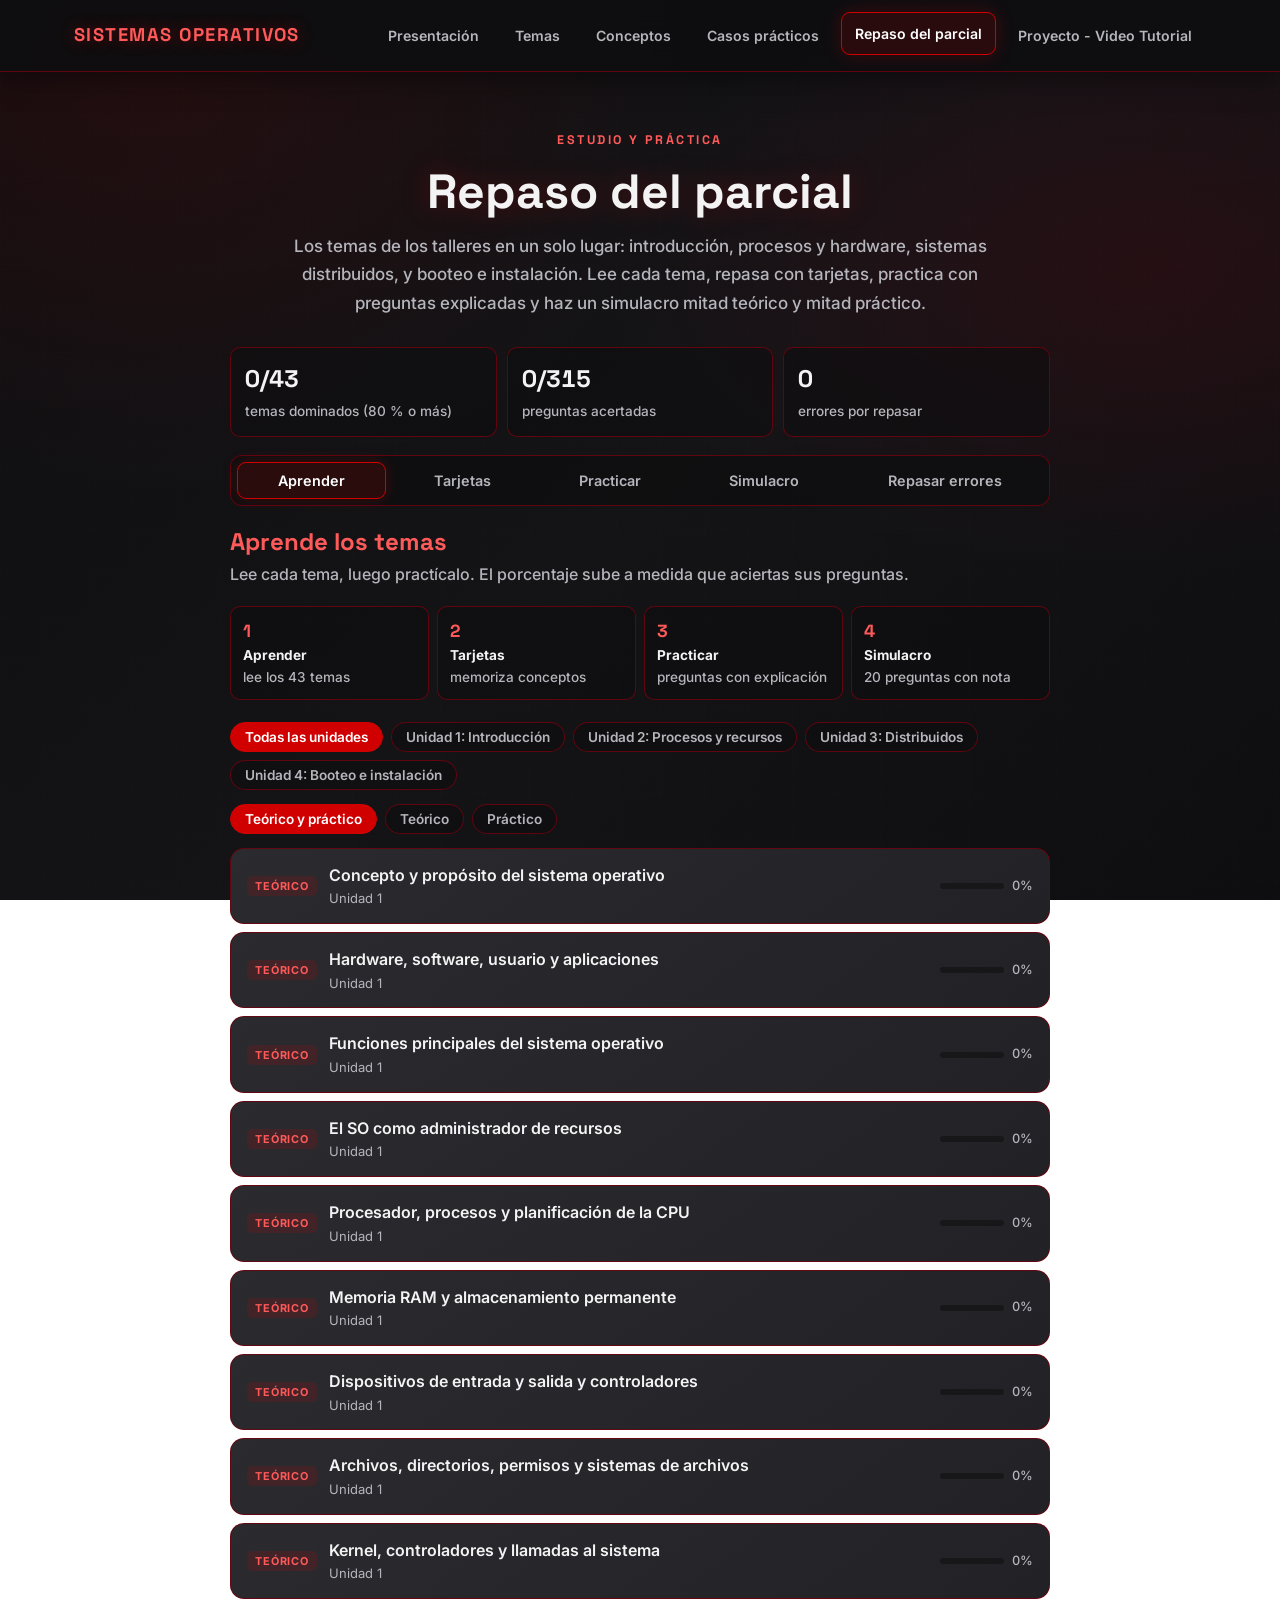
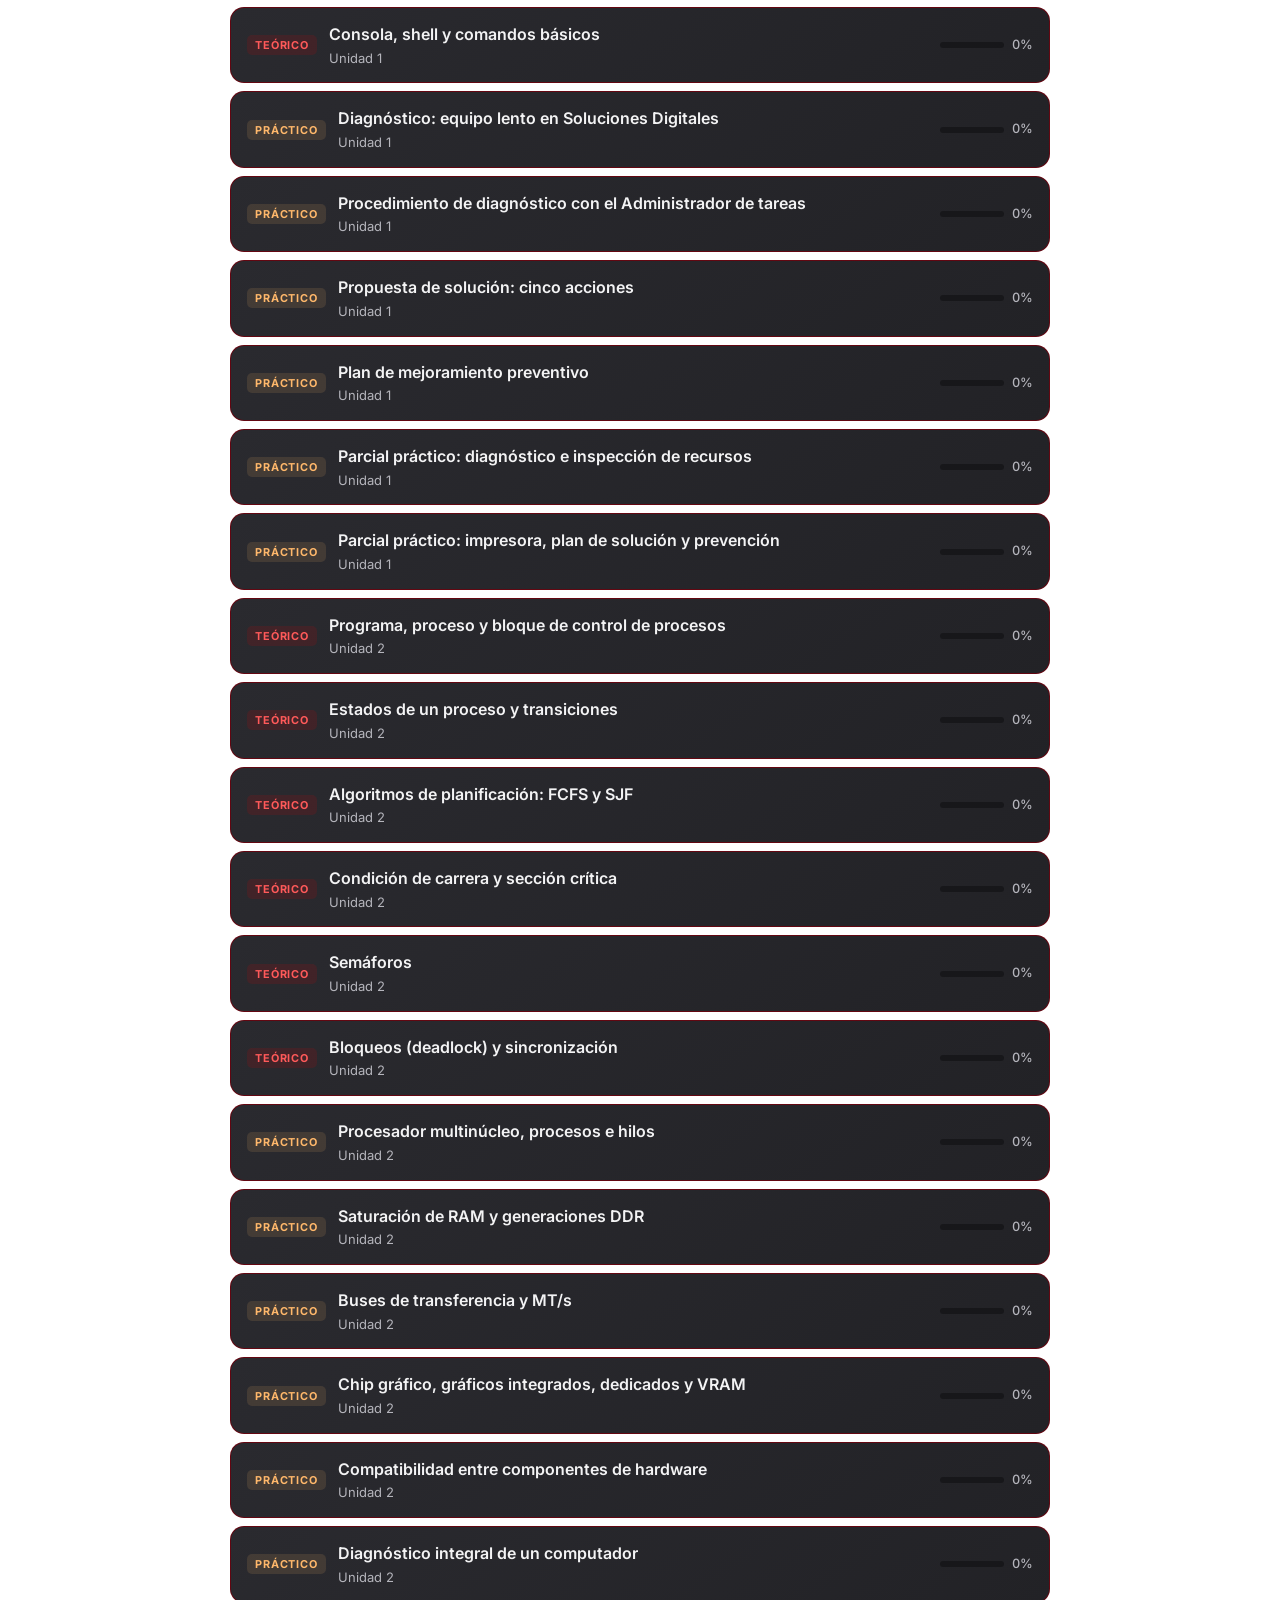
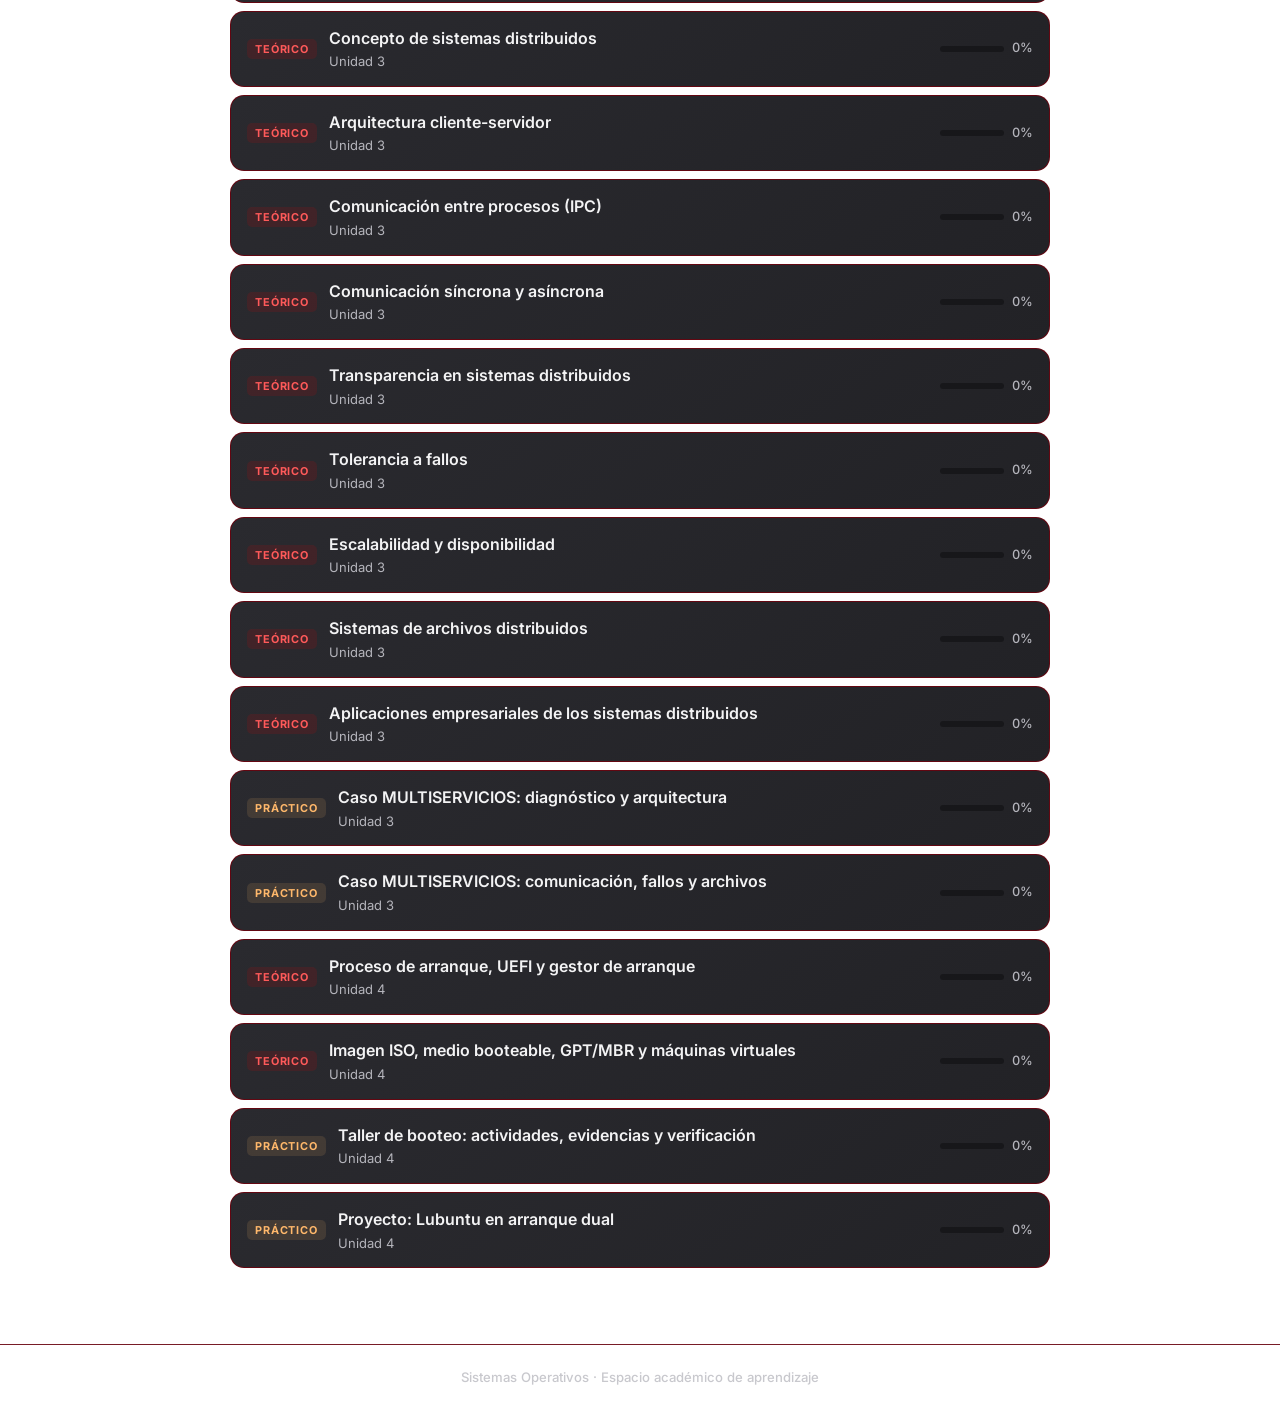
<file: repaso.html>
<!doctype html>
<html lang="es">

<head>
  <meta charset="utf-8">
  <meta name="viewport" content="width=device-width,initial-scale=1">
  <meta name="description" content="Espacio académico de Sistemas Operativos">
  <title>Repaso del parcial | Sistemas Operativos</title>
  <link rel="stylesheet" href="css/estilos.css">
  <link rel="stylesheet" href="css/repaso.css">
  <link rel="shortcut icon" href="img/favicon.jpg" type="image/x-icon">
</head>

<body>
  <header class="site-header">
    <div class="nav-wrap"><a class="brand" href="index.html">SISTEMAS OPERATIVOS</a>
      <nav class="navbar" aria-label="Navegación principal"><a href="index.html" class="">Presentación</a><a
          href="temas.html" class="">Temas</a><a href="conceptos.html" class="">Conceptos</a><a
          href="casos-practicos.html" class="">Casos prácticos</a><a href="repaso.html" class="active">Repaso del
          parcial</a><a href="proyecto.html" class="">Proyecto - Video Tutorial</a></nav>
    </div>
  </header>
  <main>
    <section class="section-title">
      <div class="eyebrow">Estudio y práctica</div>
      <h1>Repaso del parcial</h1>
      <p>Los temas de los talleres en un solo lugar: introducción, procesos y hardware, sistemas distribuidos, y
        booteo e instalación. Lee cada tema, repasa con tarjetas, practica con preguntas explicadas y haz un simulacro
        mitad teórico y mitad práctico.</p>
    </section>
    <div class="repaso" id="repaso" style="scroll-margin-top:96px">
      <div class="stats" id="stats"></div>
      <div class="tabs" role="tablist" aria-label="Modos de estudio" id="tabs"></div>
      <div id="view"></div>
    </div>
  </main>
  <footer class="footer">Sistemas Operativos · Espacio académico de aprendizaje</footer>
  <script src="js/repaso-datos.js"></script>
  <script src="js/repaso.js"></script>
</body>

</html>
</file>
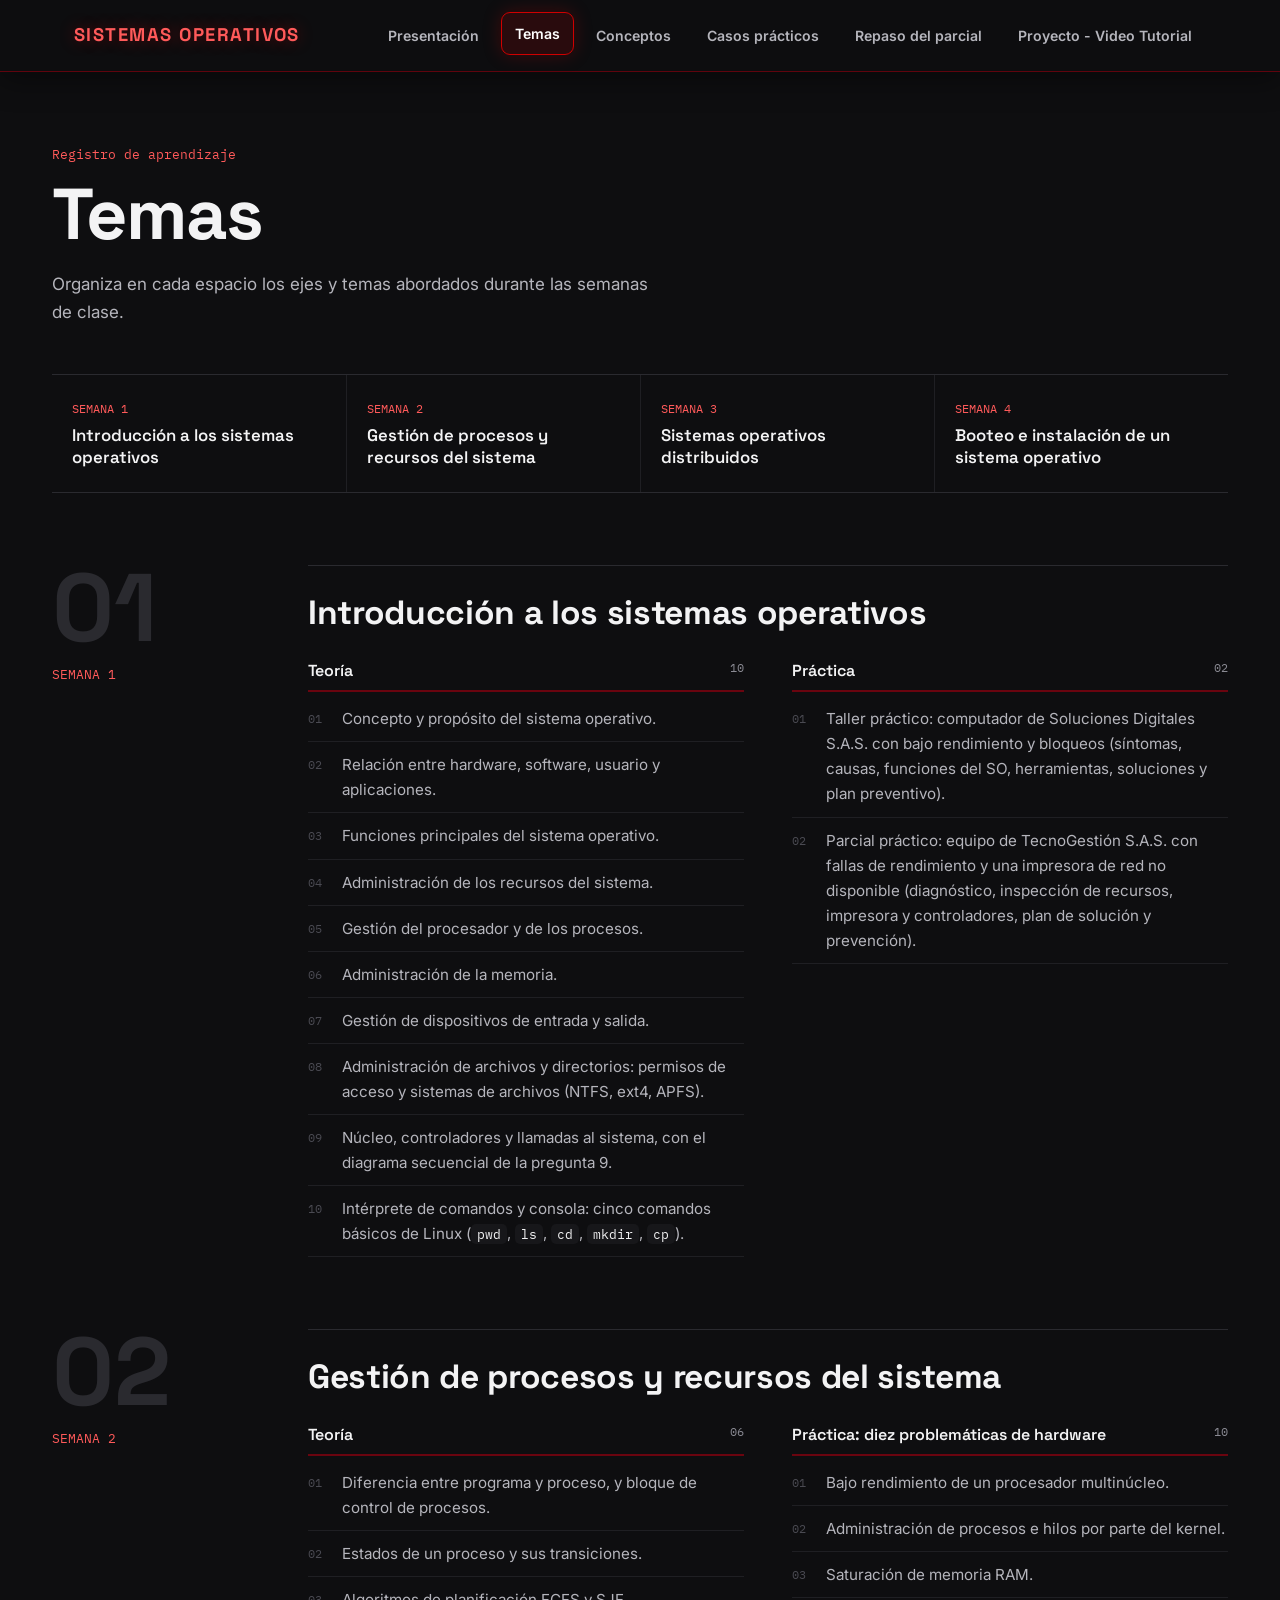
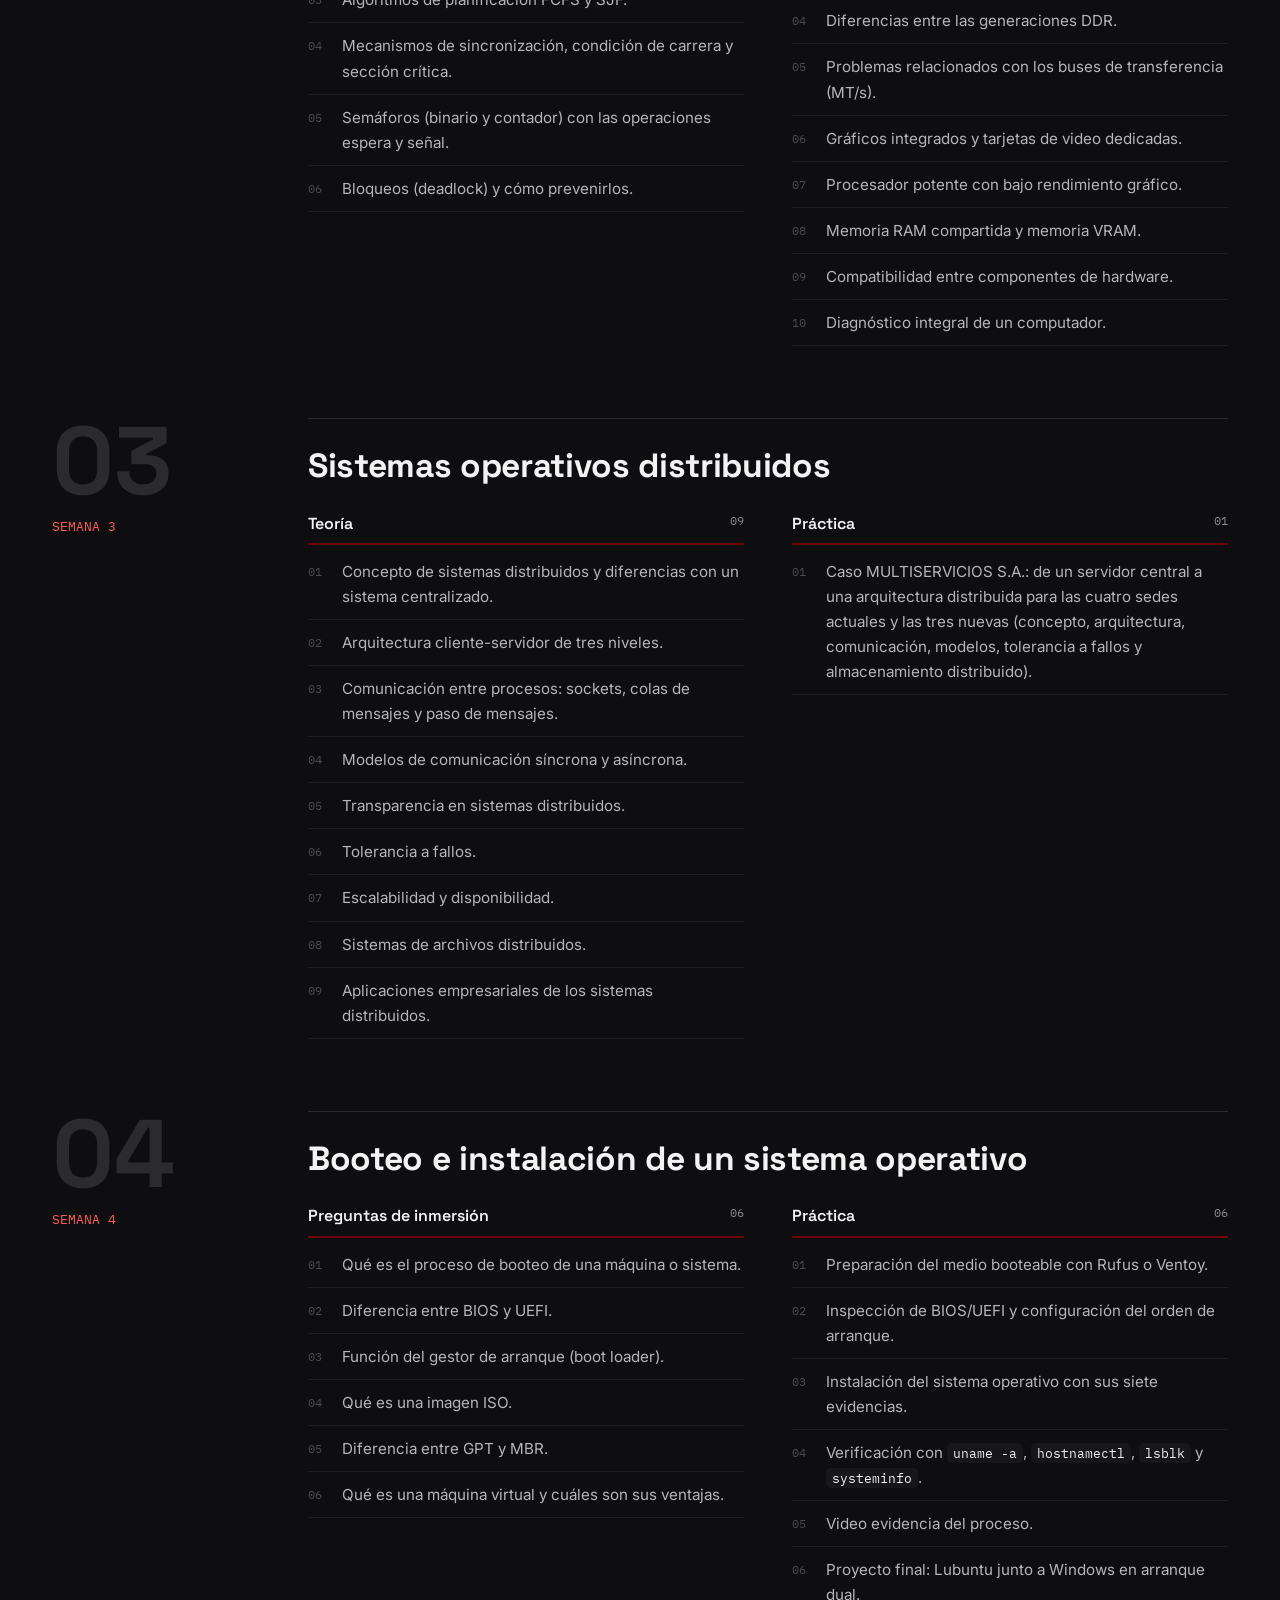
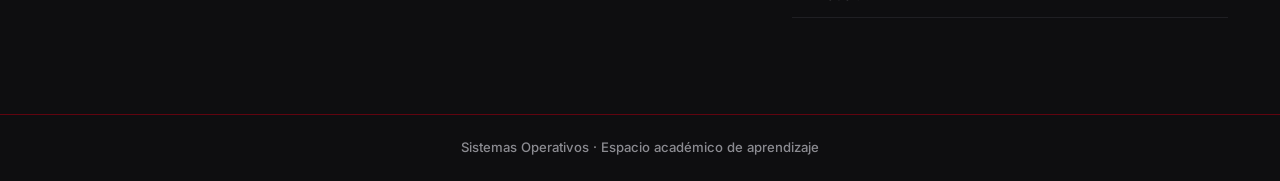
<file: temas.html>
<!doctype html>
<html lang="es">

<head>
  <meta charset="utf-8">
  <meta name="viewport" content="width=device-width,initial-scale=1">
  <meta name="description" content="Espacio académico de Sistemas Operativos">
  <title>Temas | Sistemas Operativos</title>
  <link rel="stylesheet" href="css/estilos.css">
  <link rel="shortcut icon" href="img/favicon.jpg" type="image/x-icon">
</head>

<body class="temas-page">
  <header class="site-header">
    <div class="nav-wrap"><a class="brand" href="index.html">SISTEMAS OPERATIVOS</a>
      <nav class="navbar" aria-label="Navegación principal"><a href="index.html" class="">Presentación</a><a
          href="temas.html" class="active">Temas</a><a href="conceptos.html" class="">Conceptos</a><a
          href="casos-practicos.html" class="">Casos prácticos</a><a href="repaso.html" class="">Repaso del parcial</a><a href="proyecto.html" class="">Proyecto - Video
          Tutorial</a></nav>
    </div>
  </header>
  <main class="temas">
    <section class="tm-hero">
      <p class="tm-eyebrow">Registro de aprendizaje</p>
      <h1>Temas</h1>
      <p class="tm-lead">Organiza en cada espacio los ejes y temas abordados durante las semanas de clase.</p>
      <nav class="tm-overview" aria-label="Semanas">
        <ol>
        <li><a href="#semana-1"><span class="tm-ov-label">SEMANA 1</span><span class="tm-ov-title">Introducción a los sistemas operativos</span></a></li>
        <li><a href="#semana-2"><span class="tm-ov-label">SEMANA 2</span><span class="tm-ov-title">Gestión de procesos y recursos del sistema</span></a></li>
        <li><a href="#semana-3"><span class="tm-ov-label">SEMANA 3</span><span class="tm-ov-title">Sistemas operativos distribuidos</span></a></li>
        <li><a href="#semana-4"><span class="tm-ov-label">SEMANA 4</span><span class="tm-ov-title">Booteo e instalación de un sistema operativo</span></a></li>
        </ol>
      </nav>
    </section>
    <section class="tm-weeks">
      <article class="tm-week" id="semana-1" aria-labelledby="semana-1-titulo">
        <div class="tm-week-side">
          <span class="tm-num" aria-hidden="true">01</span>
          <p class="tm-week-label">SEMANA 1</p>
        </div>
        <div class="tm-week-main">
          <h2 id="semana-1-titulo">Introducción a los sistemas operativos</h2>
          <div class="tm-groups">
            <section class="tm-group">
              <h3><span>Teoría</span><span class="tm-count" aria-hidden="true">10</span></h3>
              <ul>
              <li>Concepto y propósito del sistema operativo.</li>
              <li>Relación entre hardware, software, usuario y aplicaciones.</li>
              <li>Funciones principales del sistema operativo.</li>
              <li>Administración de los recursos del sistema.</li>
              <li>Gestión del procesador y de los procesos.</li>
              <li>Administración de la memoria.</li>
              <li>Gestión de dispositivos de entrada y salida.</li>
              <li>Administración de archivos y directorios: permisos de acceso y sistemas de archivos (NTFS, ext4, APFS).</li>
              <li>Núcleo, controladores y llamadas al sistema, con el diagrama secuencial de la pregunta 9.</li>
              <li>Intérprete de comandos y consola: cinco comandos básicos de Linux (<code>pwd</code>, <code>ls</code>, <code>cd</code>, <code>mkdir</code>, <code>cp</code>).</li>
              </ul>
            </section>
            <section class="tm-group">
              <h3><span>Práctica</span><span class="tm-count" aria-hidden="true">02</span></h3>
              <ul>
              <li>Taller práctico: computador de Soluciones Digitales S.A.S. con bajo rendimiento y bloqueos (síntomas, causas, funciones del SO, herramientas, soluciones y plan preventivo).</li>
              <li>Parcial práctico: equipo de TecnoGestión S.A.S. con fallas de rendimiento y una impresora de red no disponible (diagnóstico, inspección de recursos, impresora y controladores, plan de solución y prevención).</li>
              </ul>
            </section>
          </div>
        </div>
      </article>
      <article class="tm-week" id="semana-2" aria-labelledby="semana-2-titulo">
        <div class="tm-week-side">
          <span class="tm-num" aria-hidden="true">02</span>
          <p class="tm-week-label">SEMANA 2</p>
        </div>
        <div class="tm-week-main">
          <h2 id="semana-2-titulo">Gestión de procesos y recursos del sistema</h2>
          <div class="tm-groups">
            <section class="tm-group">
              <h3><span>Teoría</span><span class="tm-count" aria-hidden="true">06</span></h3>
              <ul>
              <li>Diferencia entre programa y proceso, y bloque de control de procesos.</li>
              <li>Estados de un proceso y sus transiciones.</li>
              <li>Algoritmos de planificación FCFS y SJF.</li>
              <li>Mecanismos de sincronización, condición de carrera y sección crítica.</li>
              <li>Semáforos (binario y contador) con las operaciones espera y señal.</li>
              <li>Bloqueos (deadlock) y cómo prevenirlos.</li>
              </ul>
            </section>
            <section class="tm-group">
              <h3><span>Práctica: diez problemáticas de hardware</span><span class="tm-count" aria-hidden="true">10</span></h3>
              <ul>
              <li>Bajo rendimiento de un procesador multinúcleo.</li>
              <li>Administración de procesos e hilos por parte del kernel.</li>
              <li>Saturación de memoria RAM.</li>
              <li>Diferencias entre las generaciones DDR.</li>
              <li>Problemas relacionados con los buses de transferencia (MT/s).</li>
              <li>Gráficos integrados y tarjetas de video dedicadas.</li>
              <li>Procesador potente con bajo rendimiento gráfico.</li>
              <li>Memoria RAM compartida y memoria VRAM.</li>
              <li>Compatibilidad entre componentes de hardware.</li>
              <li>Diagnóstico integral de un computador.</li>
              </ul>
            </section>
          </div>
        </div>
      </article>
      <article class="tm-week" id="semana-3" aria-labelledby="semana-3-titulo">
        <div class="tm-week-side">
          <span class="tm-num" aria-hidden="true">03</span>
          <p class="tm-week-label">SEMANA 3</p>
        </div>
        <div class="tm-week-main">
          <h2 id="semana-3-titulo">Sistemas operativos distribuidos</h2>
          <div class="tm-groups">
            <section class="tm-group">
              <h3><span>Teoría</span><span class="tm-count" aria-hidden="true">09</span></h3>
              <ul>
              <li>Concepto de sistemas distribuidos y diferencias con un sistema centralizado.</li>
              <li>Arquitectura cliente-servidor de tres niveles.</li>
              <li>Comunicación entre procesos: sockets, colas de mensajes y paso de mensajes.</li>
              <li>Modelos de comunicación síncrona y asíncrona.</li>
              <li>Transparencia en sistemas distribuidos.</li>
              <li>Tolerancia a fallos.</li>
              <li>Escalabilidad y disponibilidad.</li>
              <li>Sistemas de archivos distribuidos.</li>
              <li>Aplicaciones empresariales de los sistemas distribuidos.</li>
              </ul>
            </section>
            <section class="tm-group">
              <h3><span>Práctica</span><span class="tm-count" aria-hidden="true">01</span></h3>
              <ul>
              <li>Caso MULTISERVICIOS S.A.: de un servidor central a una arquitectura distribuida para las cuatro sedes actuales y las tres nuevas (concepto, arquitectura, comunicación, modelos, tolerancia a fallos y almacenamiento distribuido).</li>
              </ul>
            </section>
          </div>
        </div>
      </article>
      <article class="tm-week" id="semana-4" aria-labelledby="semana-4-titulo">
        <div class="tm-week-side">
          <span class="tm-num" aria-hidden="true">04</span>
          <p class="tm-week-label">SEMANA 4</p>
        </div>
        <div class="tm-week-main">
          <h2 id="semana-4-titulo">Booteo e instalación de un sistema operativo</h2>
          <div class="tm-groups">
            <section class="tm-group">
              <h3><span>Preguntas de inmersión</span><span class="tm-count" aria-hidden="true">06</span></h3>
              <ul>
              <li>Qué es el proceso de booteo de una máquina o sistema.</li>
              <li>Diferencia entre BIOS y UEFI.</li>
              <li>Función del gestor de arranque (boot loader).</li>
              <li>Qué es una imagen ISO.</li>
              <li>Diferencia entre GPT y MBR.</li>
              <li>Qué es una máquina virtual y cuáles son sus ventajas.</li>
              </ul>
            </section>
            <section class="tm-group">
              <h3><span>Práctica</span><span class="tm-count" aria-hidden="true">06</span></h3>
              <ul>
              <li>Preparación del medio booteable con Rufus o Ventoy.</li>
              <li>Inspección de BIOS/UEFI y configuración del orden de arranque.</li>
              <li>Instalación del sistema operativo con sus siete evidencias.</li>
              <li>Verificación con <code>uname -a</code>, <code>hostnamectl</code>, <code>lsblk</code> y <code>systeminfo</code>.</li>
              <li>Video evidencia del proceso.</li>
              <li>Proyecto final: Lubuntu junto a Windows en arranque dual.</li>
              </ul>
            </section>
          </div>
        </div>
      </article>
    </section>
  </main>
  <footer class="footer">Sistemas Operativos · Espacio académico de aprendizaje</footer>
</body>

</html>
</file>
<file: css/estilos.css>
@import url('https://fonts.googleapis.com/css2?family=Space+Grotesk:wght@500;600;700&family=Inter:wght@400;500;600;700&family=IBM+Plex+Mono:wght@400;500&display=swap');

:root {
  /* Paleta: negro casi puro, gris oscuro, vino, rojo intenso y blanco roto */
  --bg: #0E0E10;
  --surface: #2A2A2F;
  --wine: #6A040F;
  --red: #D00000;
  --text: #F3F3F4;
  /* Tono claro del rojo intenso para texto pequeño sobre fondos oscuros (contraste legible) */
  --red-text: #FF5A5A;
  --muted: #B5B5BC;
  --line: rgba(106, 4, 15, .9);
  --shadow: 0 16px 42px rgba(0, 0, 0, .45), 0 0 22px rgba(208, 0, 0, .06);
  --font-title: 'Space Grotesk', 'Segoe UI', sans-serif;
  --font-body: Inter, 'Segoe UI', sans-serif;
  --font-mono: 'IBM Plex Mono', Consolas, monospace
}

* {
  box-sizing: border-box
}

html {
  scroll-behavior: smooth
}

body {
  margin: 0;
  min-height: 100vh;
  color: var(--text);
  font-family: var(--font-body);
  font-size: 1.0625rem;
  font-weight: 500;
  line-height: 1.65;
  background: radial-gradient(ellipse at 12% 8%, rgba(208, 0, 0, .10), transparent 36%), radial-gradient(ellipse at 90% 30%, rgba(106, 4, 15, .22), transparent 34%), linear-gradient(135deg, var(--bg), #141417 52%, var(--bg));
  background-attachment: fixed
}

body:before {
  content: "";
  position: fixed;
  inset: 0;
  pointer-events: none;
  opacity: .16;
  z-index: -1;
  background-image: linear-gradient(rgba(243, 243, 244, .06) 1px, transparent 1px), linear-gradient(90deg, rgba(243, 243, 244, .06) 1px, transparent 1px);
  background-size: 44px 44px
}

a {
  color: inherit;
  text-decoration: none
}

.site-header {
  position: sticky;
  top: 0;
  z-index: 20;
  background: rgba(14, 14, 16, .9);
  backdrop-filter: blur(16px);
  border-bottom: 1px solid var(--line);
  box-shadow: 0 8px 30px #0006
}

.nav-wrap {
  max-width: 1180px;
  margin: auto;
  padding: 14px 24px;
  display: flex;
  align-items: center;
  justify-content: space-between;
  gap: 24px
}

.brand {
  font-family: var(--font-title);
  font-weight: 700;
  letter-spacing: .08em;
  color: var(--red-text);
  font-size: 1.15rem;
  text-shadow: 0 0 16px rgba(208, 0, 0, .45)
}

.navbar {
  display: flex;
  flex-wrap: wrap;
  gap: 8px;
  justify-content: flex-end
}

.navbar a {
  font-size: .88rem;
  font-weight: 600;
  color: var(--muted);
  padding: 9px 13px;
  border: 1px solid transparent;
  border-radius: 9px;
  transition: all .28s
}

.navbar a:hover,
.navbar a.active {
  color: #fff;
  border-color: var(--red);
  background: rgba(208, 0, 0, .14);
  box-shadow: 0 0 18px rgba(208, 0, 0, .25);
  transform: translateY(-2px)
}

main {
  max-width: 1120px;
  margin: auto;
  padding: 58px 24px 76px
}

.eyebrow {
  color: var(--red-text);
  font-family: var(--font-title);
  font-weight: 700;
  letter-spacing: .2em;
  text-transform: uppercase;
  font-size: .78rem
}

h1,
h2,
h3 {
  font-family: var(--font-title);
  font-weight: 700;
  line-height: 1.2
}

h1 {
  font-size: clamp(2.2rem, 6vw, 4rem);
  margin: 12px 0;
  color: var(--text);
  text-shadow: 0 0 28px rgba(208, 0, 0, .3)
}

.section-title {
  text-align: center;
  margin-bottom: 30px
}

.section-title h1 {
  font-size: clamp(2rem, 4vw, 3rem)
}

.section-title p {
  color: var(--muted);
  max-width: 720px;
  margin: 12px auto 0
}

.grid {
  display: grid;
  grid-template-columns: repeat(2, minmax(0, 1fr));
  gap: 22px
}

.card {
  position: relative;
  overflow: hidden;
  padding: 26px;
  border: 1px solid var(--line);
  border-radius: 18px;
  background: linear-gradient(145deg, var(--surface), #222226);
  box-shadow: var(--shadow);
  transition: transform .32s, box-shadow .32s, border-color .32s;
  animation: fadeUp .65s both
}

.card:before {
  content: "";
  position: absolute;
  inset: 0 0 auto;
  height: 2px;
  background: linear-gradient(90deg, transparent, var(--red), transparent)
}

.card:hover {
  transform: translateY(-7px) scale(1.012);
  border-color: var(--red);
  box-shadow: 0 22px 48px #0008, 0 0 28px rgba(208, 0, 0, .22)
}

.card h2,
.card h3 {
  margin: 0 0 14px;
  color: var(--red-text);
  letter-spacing: .04em
}

.card p {
  color: var(--muted);
  margin: 0
}

.edit-area {
  margin-top: 16px;
  min-height: 90px;
  padding: 14px;
  border: 1px dashed rgba(243, 243, 244, .18);
  border-radius: 11px;
  color: #E6E6E9;
  background: rgba(14, 14, 16, .35);
  outline: none
}

.edit-area:focus {
  border-color: var(--red);
  box-shadow: 0 0 0 3px rgba(208, 0, 0, .18)
}

.edit-area:empty:before {
  content: attr(data-placeholder);
  color: rgba(181, 181, 188, .7)
}







.project-content {
  max-width: 900px;
  margin: auto
}

.project-content .card {
  margin-bottom: 20px
}

.project-content h2 {
  font-size: 1.25rem
}

.project-content ul {
  padding-left: 22px;
  color: var(--muted);
  margin: 10px 0
}

.project-content li {
  margin: 7px 0
}

.note {
  padding: 17px 20px;
  border-left: 3px solid var(--red);
  border-radius: 0 12px 12px 0;
  background: rgba(208, 0, 0, .08);
  color: var(--muted)
}

.footer {
  border-top: 1px solid var(--line);
  text-align: center;
  padding: 22px;
  color: rgba(181, 181, 188, .75);
  font-size: .82rem
}

@keyframes fadeUp {
  from {
    opacity: 0;
    transform: translateY(18px)
  }

  to {
    opacity: 1;
    transform: translateY(0)
  }
}

.card:nth-child(2) {
  animation-delay: .08s
}

.card:nth-child(3) {
  animation-delay: .16s
}

.card:nth-child(4) {
  animation-delay: .24s
}

@media(max-width:760px) {
  .nav-wrap {
    flex-direction: column;
    gap: 10px;
    padding: 12px 14px
  }

  .navbar {
    justify-content: center
  }

  .navbar a {
    font-size: .78rem;
    padding: 8px 9px
  }

  main {
    padding: 38px 16px 56px
  }

  .grid {
    grid-template-columns: 1fr
  }
}

@media(prefers-reduced-motion:reduce) {

  *,
  *:before,
  *:after {
    scroll-behavior: auto !important;
    animation-duration: .01ms !important;
    animation-iteration-count: 1 !important;
    transition-duration: .01ms !important
  }
}

/* Contenido agregado al proyecto final:
   texto dentro de los recuadros, subtítulos de casos y tabla de particiones */
.edit-area p {
  margin: 0 0 10px;
  color: #E6E6E9
}

.edit-area p:last-child {
  margin-bottom: 0
}

.edit-area ul,
.edit-area ol,
.project-content ol {
  margin: 6px 0 12px;
  padding-left: 22px;
  color: var(--muted)
}

.edit-area li,
.project-content ol li {
  margin: 6px 0
}

.edit-area strong,
.card li strong,
.card p strong {
  color: var(--text)
}

.edit-area .block-title {
  font-family: var(--font-title);
  font-weight: 700;
  font-size: 1.08rem;
  color: var(--text)
}

.card code {
  font-family: var(--font-mono);
  font-size: .88em;
  color: #FFD0D0;
  background: rgba(208, 0, 0, .14);
  padding: 1px 5px;
  border-radius: 4px
}


.table-wrap {
  overflow-x: auto
}

.table-wrap table {
  width: 100%;
  border-collapse: collapse;
  font-size: .92rem;
  color: var(--muted)
}

.table-wrap th,
.table-wrap td {
  padding: 9px 10px;
  border-bottom: 1px solid var(--line);
  text-align: left;
  white-space: nowrap
}

.table-wrap th {
  color: var(--red-text);
  font-family: var(--font-title)
}

.table-wrap tr.highlight td {
  color: var(--text);
  background: rgba(208, 0, 0, .1)
}

.sources li {
  margin: 8px 0
}

.sources a {
  color: var(--red-text);
  text-decoration: underline
}


/* Componente de video (js/video.js): tarjeta con portada y ventana flotante */
.video-card {
  position: relative;
  margin-top: 18px;
  aspect-ratio: 16 / 9;
  border-radius: 16px;
  overflow: hidden;
  border: 1px solid var(--line);
  background: var(--bg);
  box-shadow: 0 18px 40px #0009, 0 0 26px rgba(208, 0, 0, .14);
  isolation: isolate
}

.video-card:not(.is-ready) {
  display: grid;
  place-items: center
}

.video-card:not(.is-ready) a {
  color: var(--red-text);
  text-decoration: underline
}

.video-card__thumb {
  position: absolute;
  inset: 0;
  width: 100%;
  height: 100%;
  object-fit: cover;
  filter: saturate(.9) brightness(.78);
  transform: scale(1.02);
  transition: transform .6s ease, filter .4s ease
}

.video-card__shade {
  position: absolute;
  inset: 0;
  background:
    linear-gradient(to top, rgba(14, 14, 16, .95) 0%, rgba(14, 14, 16, .55) 32%, transparent 62%),
    linear-gradient(to bottom, rgba(14, 14, 16, .55), transparent 28%);
  pointer-events: none
}

.video-card__badge {
  position: absolute;
  top: 16px;
  left: 16px;
  display: inline-flex;
  align-items: center;
  gap: 8px;
  padding: 6px 12px;
  border-radius: 999px;
  font: 700 .72rem var(--font-title);
  letter-spacing: .14em;
  text-transform: uppercase;
  color: var(--red-text);
  background: rgba(14, 14, 16, .75);
  border: 1px solid rgba(208, 0, 0, .5);
  backdrop-filter: blur(6px);
  pointer-events: none
}

.video-card__dot {
  width: 7px;
  height: 7px;
  border-radius: 50%;
  background: var(--red);
  box-shadow: 0 0 10px var(--red)
}

.video-card__trigger {
  position: absolute;
  inset: 0;
  z-index: 1;
  display: grid;
  place-items: center;
  border: 0;
  padding: 0;
  background: none;
  cursor: pointer
}

.video-card__play {
  position: relative;
  display: grid;
  place-items: center;
  width: 78px;
  height: 78px;
  border-radius: 50%;
  background: var(--red);
  color: #fff;
  box-shadow: 0 0 0 8px rgba(208, 0, 0, .22), 0 12px 30px #0008, 0 0 34px rgba(208, 0, 0, .55);
  transition: transform .3s ease, box-shadow .3s ease
}

.video-card__play svg {
  width: 32px;
  height: 32px;
  margin-left: 4px;
  fill: currentColor
}

.video-card__play:after {
  content: "";
  position: absolute;
  inset: -8px;
  border-radius: 50%;
  border: 2px solid rgba(255, 90, 90, .7);
  animation: videoPulse 2.2s ease-out infinite
}

.video-card__trigger:hover .video-card__play,
.video-card__trigger:focus-visible .video-card__play {
  transform: scale(1.09);
  box-shadow: 0 0 0 10px rgba(208, 0, 0, .3), 0 14px 34px #0009, 0 0 46px rgba(208, 0, 0, .75)
}

.video-card:hover .video-card__thumb {
  transform: scale(1.07);
  filter: saturate(1) brightness(.88)
}

.video-card__trigger:focus-visible {
  outline: 3px solid var(--red-text);
  outline-offset: -3px;
  border-radius: 16px
}

.video-card__info {
  position: absolute;
  left: 20px;
  right: 20px;
  bottom: 18px;
  display: grid;
  gap: 2px;
  pointer-events: none
}

.video-card__title {
  font-family: var(--font-title);
  font-weight: 700;
  font-size: clamp(1.05rem, 2.6vw, 1.45rem);
  line-height: 1.2;
  color: var(--text);
  text-shadow: 0 2px 14px #000a
}

.video-card__meta {
  font-size: .85rem;
  color: var(--muted)
}

.video-btn {
  display: inline-grid;
  place-items: center;
  flex: none;
  width: 42px;
  height: 42px;
  border-radius: 50%;
  border: 1px solid rgba(208, 0, 0, .5);
  background: rgba(14, 14, 16, .75);
  color: var(--text);
  backdrop-filter: blur(6px);
  cursor: pointer;
  transition: all .25s
}

.video-btn svg {
  width: 19px;
  height: 19px;
  fill: currentColor
}

.video-btn:hover,
.video-btn:focus-visible {
  color: #fff;
  background: var(--red);
  border-color: var(--red);
  box-shadow: 0 0 18px rgba(208, 0, 0, .55);
  outline: none
}

.video-card__yt {
  position: absolute;
  top: 12px;
  right: 12px;
  z-index: 2
}

.video-modal {
  position: fixed;
  inset: 0;
  z-index: 100;
  display: grid;
  grid-template-columns: minmax(0, 1fr);
  place-items: center;
  padding: max(16px, env(safe-area-inset-top)) max(16px, env(safe-area-inset-right)) max(16px, env(safe-area-inset-bottom)) max(16px, env(safe-area-inset-left));
  background: rgba(8, 8, 10, .86);
  backdrop-filter: blur(8px);
  opacity: 0;
  transition: opacity .25s ease
}

.video-modal[hidden] {
  display: none
}

.video-modal.is-visible {
  opacity: 1
}

.video-modal__dialog {
  width: min(1040px, 100%);
  min-width: 0;
  transform: translateY(14px) scale(.97);
  transition: transform .3s ease
}

.video-modal.is-visible .video-modal__dialog {
  transform: none
}

.video-modal__bar {
  display: flex;
  align-items: center;
  gap: 10px;
  margin-bottom: 12px
}

.video-modal__title {
  flex: 1;
  min-width: 0;
  margin: 0;
  font: 700 1.1rem var(--font-title);
  color: var(--text);
  overflow: hidden;
  text-overflow: ellipsis;
  white-space: nowrap
}

.video-modal__frame {
  position: relative;
  aspect-ratio: 16 / 9;
  border-radius: 16px;
  overflow: hidden;
  background: #000;
  border: 1px solid rgba(208, 0, 0, .5);
  box-shadow: 0 30px 80px #000c, 0 0 40px rgba(208, 0, 0, .22)
}

.video-modal__frame iframe {
  position: absolute;
  inset: 0;
  width: 100%;
  height: 100%;
  border: 0
}

html.video-open {
  overflow: hidden
}

@keyframes videoPulse {
  from {
    transform: scale(.92);
    opacity: .9
  }

  to {
    transform: scale(1.45);
    opacity: 0
  }
}

@media(max-width:560px) {
  .video-card__play {
    width: 60px;
    height: 60px
  }

  .video-card__play svg {
    width: 24px;
    height: 24px
  }

  .video-card__meta {
    display: none
  }

  .video-card__badge {
    top: 10px;
    left: 10px;
    padding: 4px 10px;
    font-size: .64rem
  }

  .video-card__yt {
    top: 6px;
    right: 6px;
    transform: scale(.86)
  }
}





.edit-area h4 {
  margin: 16px 0 8px;
  font-family: var(--font-title);
  font-size: .95rem;
  color: var(--red-text);
  letter-spacing: .02em
}

.edit-area h4:first-child {
  margin-top: 0
}



/* =========================================================
   Glosario (conceptos.html): estilo "manual técnico".
   Sin tarjetas ni brillos: líneas finas, índice lateral y
   el rojo solo para lo activo, los enlaces y los números.
   ========================================================= */
.glosario-page {
  background: var(--bg);
  --gl-header: 72px;
  --gl-panel: #17171A;
  --gl-hair: #1F1F23;
  --gl-dim: #8A8A93
}

.glosario-page:before {
  display: none
}

.glosario {
  max-width: 1240px;
  padding: 72px 32px 96px
}

.glosario dl,
.glosario dd {
  margin: 0
}

.gl-num {
  font-family: var(--font-mono);
  font-size: .75rem;
  font-weight: 400;
  color: var(--gl-dim)
}

/* Encabezado */
.gl-hero {
  display: flex;
  flex-wrap: wrap;
  align-items: flex-end;
  justify-content: space-between;
  gap: 40px;
  margin-bottom: 40px
}

.gl-hero-text {
  flex: 1 1 520px
}

.gl-path {
  margin: 0 0 12px;
  font-family: var(--font-mono);
  font-size: .82rem;
  font-weight: 400;
  color: var(--red-text)
}

.gl-hero h1 {
  margin: 0;
  font-family: var(--font-title);
  font-weight: 700;
  font-size: clamp(2.75rem, 7vw, 4.5rem);
  line-height: 1;
  letter-spacing: -.02em;
  text-shadow: none
}

.gl-lead {
  margin: 20px 0 0;
  max-width: 580px;
  color: var(--muted);
  font-weight: 400
}

.gl-stats {
  display: flex;
  gap: 40px
}

.gl-stats dt {
  font-size: .82rem;
  font-weight: 400;
  color: var(--gl-dim)
}

.gl-stats dd {
  font-family: var(--font-title);
  font-size: 2.5rem;
  font-weight: 600;
  line-height: 1.1
}

/* Buscador */
.gl-search {
  margin-bottom: 56px
}

.gl-search label {
  display: block;
  margin-bottom: 8px;
  font-size: .9rem;
  font-weight: 600
}

.gl-search-box {
  display: flex;
  align-items: center;
  gap: 12px;
  height: 56px;
  padding: 0 16px;
  background: var(--gl-panel);
  border: 1px solid var(--surface);
  border-radius: 10px;
  font-family: var(--font-mono);
  transition: border-color .2s
}

.gl-search-box:focus-within {
  border-color: var(--red)
}

.gl-prompt {
  color: var(--red-text);
  font-size: .95rem;
  white-space: nowrap
}

.gl-search input {
  flex: 1;
  min-width: 0;
  height: 100%;
  background: transparent;
  border: 0;
  color: var(--text);
  font: inherit;
  font-size: .95rem;
  outline: none
}

.gl-search input::placeholder {
  color: var(--gl-dim)
}

.gl-search kbd {
  padding: 2px 8px;
  border: 1px solid var(--surface);
  border-radius: 6px;
  color: var(--gl-dim);
  font-family: inherit;
  font-size: .75rem
}

.gl-count {
  margin: 8px 0 0;
  font-size: .85rem;
  font-weight: 400;
  color: var(--gl-dim)
}

/* Distribución: índice + contenido */
.gl-layout {
  display: flex;
  gap: 56px;
  align-items: flex-start
}

.gl-toc {
  flex: 0 0 260px;
  position: sticky;
  top: calc(var(--gl-header) + 24px);
  max-height: calc(100vh - var(--gl-header) - 48px);
  overflow-y: auto
}

.gl-toc-title {
  margin: 0 0 12px;
  font-size: .75rem;
  font-weight: 600;
  letter-spacing: .12em;
  text-transform: uppercase;
  color: var(--gl-dim)
}

.gl-toc ol,
.gl-toc ul {
  list-style: none;
  margin: 0;
  padding: 0
}

.gl-toc-link {
  display: flex;
  align-items: baseline;
  gap: 12px;
  padding: 9px 12px;
  border-radius: 8px;
  color: var(--muted);
  font-size: .95rem;
  font-weight: 400;
  transition: background .2s, color .2s
}

.gl-toc-name {
  flex: 1
}

.gl-toc-link:hover {
  color: var(--text);
  background: var(--gl-panel)
}

.gl-toc-item.is-active .gl-toc-link {
  background: var(--surface);
  color: var(--text);
  font-weight: 600
}

.gl-toc-item.is-active .gl-toc-link .gl-num:first-child {
  color: var(--red-text)
}

.gl-toc-subs {
  display: none;
  margin: 4px 0 8px !important;
  padding-left: 36px !important
}

.gl-toc-item.is-active .gl-toc-subs {
  display: block
}

.gl-toc-subs a {
  display: flex;
  justify-content: space-between;
  gap: 12px;
  padding: 5px 12px 5px 0;
  font-size: .875rem;
  font-weight: 400;
  color: var(--muted)
}

.gl-toc-subs a:hover {
  color: var(--red-text)
}

.gl-toc-item[hidden],
.gl-toc-subs li[hidden] {
  display: none
}

.gl-content {
  flex: 1 1 auto;
  min-width: 0;
  display: flex;
  flex-direction: column;
  gap: 88px
}

/* Temas y subtemas */
.gl-tema {
  scroll-margin-top: calc(var(--gl-header) + 24px)
}

.gl-tema-head {
  padding-bottom: 24px;
  border-bottom: 1px solid var(--surface)
}

.gl-tema-num {
  margin: 0 0 8px;
  font-family: var(--font-mono);
  font-size: .82rem;
  font-weight: 400;
  color: var(--red-text)
}

.gl-tema-head h2 {
  margin: 0;
  font-family: var(--font-title);
  font-weight: 700;
  font-size: clamp(1.9rem, 4vw, 2.5rem);
  line-height: 1.1;
  letter-spacing: -.01em
}

.gl-tema-meta {
  margin: 12px 0 0;
  font-size: .875rem;
  font-weight: 400;
  color: var(--gl-dim)
}

.gl-sub {
  padding-top: 40px;
  scroll-margin-top: calc(var(--gl-header) + 8px)
}

.gl-sub-head {
  display: flex;
  align-items: baseline;
  justify-content: space-between;
  gap: 16px;
  margin-bottom: 8px
}

.gl-sub-head h3 {
  margin: 0;
  font-family: var(--font-title);
  font-weight: 600;
  font-size: 1.35rem
}

.gl-row {
  display: flex;
  flex-wrap: wrap;
  gap: 4px 32px;
  padding: 16px 0;
  border-top: 1px solid var(--gl-hair)
}

.gl-row dt {
  flex: 0 0 220px;
  font-family: var(--font-title);
  font-weight: 600;
  font-size: 1rem;
  line-height: 1.5;
  overflow-wrap: anywhere
}

.gl-row dd {
  flex: 1 1 320px;
  color: var(--muted);
  font-size: .95rem;
  font-weight: 400
}

.gl-row code {
  font-family: var(--font-mono);
  font-size: .88em;
  color: var(--text);
  padding: 1px 6px;
  border-radius: 5px;
  background: var(--gl-panel)
}

.gl-row mark {
  background: var(--wine);
  color: var(--text);
  border-radius: 3px;
  padding: 0 2px
}

.gl-row[hidden],
.gl-sub[hidden],
.gl-tema[hidden],
.gl-diagram[hidden] {
  display: none
}

/* Diagrama de estados de un proceso */
.gl-diagram {
  margin: 16px 0 16px;
  padding: 24px;
  background: var(--gl-panel);
  border: 1px solid var(--surface);
  border-radius: 12px
}

.gl-flow {
  list-style: none;
  margin: 0;
  padding: 0;
  display: flex;
  flex-wrap: wrap;
  align-items: center;
  gap: 12px;
  font-family: var(--font-mono);
  font-size: .875rem;
  font-weight: 400
}

.gl-flow li:not(.gl-arrow) {
  padding: 8px 14px;
  border: 1px solid var(--surface);
  border-radius: 6px
}

.gl-flow li.is-key {
  background: var(--wine);
  border-color: var(--red)
}

.gl-arrow {
  color: var(--gl-dim)
}

.gl-diagram figcaption {
  margin-top: 12px;
  font-size: .82rem;
  font-weight: 400;
  color: var(--gl-dim)
}

.gl-diagram strong {
  color: var(--text);
  font-weight: 600
}

.gl-empty {
  padding: 48px 0;
  color: var(--muted);
  text-align: center
}

/* Tabletas y celulares: el índice se vuelve una barra de temas */
@media(max-width:900px) {
  .glosario {
    padding: 40px 18px 64px
  }

  .gl-hero {
    gap: 24px
  }

  .gl-stats {
    gap: 28px
  }

  .gl-stats dd {
    font-size: 2rem
  }

  .gl-search {
    margin-bottom: 24px
  }

  .gl-layout {
    flex-direction: column;
    gap: 24px
  }

  .gl-toc {
    position: sticky;
    top: var(--gl-header);
    z-index: 10;
    flex: none;
    width: calc(100% + 36px);
    margin: 0 -18px;
    padding: 10px 18px;
    max-height: none;
    overflow-x: auto;
    overflow-y: hidden;
    background: rgba(14, 14, 16, .96);
    border-bottom: 1px solid var(--surface)
  }

  .gl-toc-title,
  .gl-toc-subs,
  .gl-toc-item.is-active .gl-toc-subs,
  .gl-toc-link .gl-num:last-child {
    display: none
  }

  .gl-toc ol {
    display: flex;
    gap: 8px;
    white-space: nowrap
  }

  .gl-toc-link {
    padding: 7px 12px;
    border: 1px solid var(--surface);
    border-radius: 999px;
    font-size: .85rem
  }

  .gl-toc-item.is-active .gl-toc-link {
    background: var(--text);
    border-color: var(--text);
    color: var(--bg)
  }

  .gl-toc-item.is-active .gl-toc-link .gl-num:first-child {
    color: var(--wine)
  }

  .gl-tema,
  .gl-sub {
    scroll-margin-top: calc(var(--gl-header) + 72px)
  }

  .gl-content {
    gap: 64px
  }

  .gl-row dt {
    flex-basis: 100%
  }
}

/* =========================================================
   Casos prácticos (casos-practicos.html): estilo "expediente".
   Índice de casos como portada, índice lateral fijo y un caso
   a la vez en una sola columna. Mismo lenguaje del glosario.
   ========================================================= */
.casos-page {
  background: var(--bg);
  --cs-header: 72px;
  --cs-panel: #17171A;
  --cs-hair: #1F1F23;
  --cs-dim: #8A8A93
}

.casos-page:before {
  display: none
}

.casos {
  max-width: 1240px;
  padding: 72px 32px 96px
}

.cs-eyebrow {
  margin: 0 0 12px;
  font-family: var(--font-mono);
  font-size: .82rem;
  font-weight: 400;
  color: var(--red-text)
}

/* Encabezado */
.cs-hero {
  padding-bottom: 48px;
  border-bottom: 1px solid var(--surface)
}

.cs-hero h1 {
  margin: 0;
  font-size: clamp(2.75rem, 7vw, 4.5rem);
  line-height: 1;
  letter-spacing: -.02em;
  text-shadow: none
}

.cs-lead {
  margin: 20px 0 0;
  max-width: 620px;
  color: var(--muted);
  font-weight: 400
}

/* Índice de casos (portada) */
.cs-index {
  display: flex;
  flex-direction: column;
  gap: 56px;
  padding: 56px 0 72px
}

.cs-taller-head {
  max-width: 820px;
  margin-bottom: 20px
}

.cs-taller-head h2 {
  margin: 0;
  font-size: clamp(1.4rem, 3vw, 1.9rem);
  line-height: 1.15;
  letter-spacing: -.01em
}

.cs-taller-head p:last-child {
  margin: 10px 0 0;
  color: var(--muted);
  font-size: .95rem;
  font-weight: 400
}

.cs-rows {
  list-style: none;
  margin: 0;
  padding: 0;
  border-bottom: 1px solid var(--cs-hair)
}

.cs-row {
  display: flex;
  align-items: center;
  gap: 24px;
  padding: 20px 12px;
  border-top: 1px solid var(--cs-hair);
  transition: background .2s
}

.cs-row:hover,
.cs-row:focus-visible {
  background: var(--cs-panel)
}

.cs-row-n {
  flex: 0 0 48px;
  font-family: var(--font-title);
  font-size: 1.6rem;
  font-weight: 500;
  color: #4A4A52
}

.cs-row-body {
  flex: 1;
  min-width: 0;
  display: flex;
  flex-direction: column;
  gap: 2px
}

.cs-row-label {
  font-family: var(--font-mono);
  font-size: .75rem;
  font-weight: 400;
  color: var(--cs-dim)
}

.cs-row-title {
  font-family: var(--font-title);
  font-weight: 600;
  font-size: 1.05rem;
  line-height: 1.35;
  letter-spacing: .01em
}

.cs-row-go {
  font-size: 1.25rem;
  color: #4A4A52;
  transition: color .2s, transform .2s
}

.cs-row:hover .cs-row-go {
  color: var(--red-text);
  transform: translateX(4px)
}

/* Distribución: índice lateral + caso */
.cs-layout {
  display: flex;
  gap: 56px;
  align-items: flex-start;
  padding-top: 56px;
  border-top: 1px solid var(--surface);
  scroll-margin-top: var(--cs-header)
}

.cs-side {
  flex: 0 0 280px;
  position: sticky;
  top: calc(var(--cs-header) + 24px);
  max-height: calc(100vh - var(--cs-header) - 48px);
  overflow-y: auto;
  display: flex;
  flex-direction: column;
  gap: 20px
}

.cs-side ol {
  list-style: none;
  margin: 0;
  padding: 0
}

.cs-side-title {
  margin: 0 0 6px;
  padding-left: 12px;
  font-family: var(--font-mono);
  font-size: .75rem;
  font-weight: 400;
  color: var(--cs-dim)
}

.cs-side-link {
  display: flex;
  gap: 12px;
  padding: 8px 12px;
  border-radius: 8px;
  color: var(--muted);
  font-size: .78rem;
  font-weight: 500;
  line-height: 1.4;
  transition: background .2s, color .2s
}

.cs-side-link:hover {
  color: var(--text);
  background: var(--cs-panel)
}

.cs-side-n {
  flex: 0 0 20px;
  font-family: var(--font-mono);
  font-size: .75rem;
  font-weight: 400;
  color: var(--cs-dim)
}

.cs-side-t {
  display: -webkit-box;
  -webkit-line-clamp: 2;
  -webkit-box-orient: vertical;
  overflow: hidden
}

.cs-side-link.is-active {
  background: var(--surface);
  color: var(--text)
}

.cs-side-link.is-active .cs-side-n {
  color: var(--red-text)
}

.cs-content {
  flex: 1 1 auto;
  min-width: 0;
  max-width: 800px;
  display: flex;
  flex-direction: column;
  gap: 96px
}

/* Con JavaScript se muestra un caso a la vez */
.casos.cs-js .cs-case:not(.is-open) {
  display: none
}

.cs-case,
.cs-part,
.cs-refs {
  scroll-margin-top: calc(var(--cs-header) + 24px)
}

.cs-kicker {
  display: flex;
  flex-wrap: wrap;
  gap: 4px 10px;
  margin: 0 0 12px;
  font-family: var(--font-mono);
  font-size: .8rem;
  font-weight: 400;
  color: var(--red-text)
}

.cs-kicker span:last-child {
  color: var(--cs-dim)
}

.cs-kicker-sep {
  color: var(--cs-dim)
}

.cs-case-head h2 {
  margin: 0;
  font-size: clamp(1.5rem, 3.2vw, 2.1rem);
  font-weight: 700;
  line-height: 1.18;
  letter-spacing: .005em
}

.cs-jumps {
  display: flex;
  flex-wrap: wrap;
  gap: 4px 24px;
  margin-top: 24px;
  padding-bottom: 12px;
  border-bottom: 1px solid var(--surface);
  font-size: .9rem
}

.cs-jumps a {
  color: var(--muted)
}

.cs-jumps a:hover {
  color: var(--red-text)
}

.cs-part {
  padding-top: 40px
}

.cs-part>h3 {
  margin: 0 0 16px;
  font-size: 1.65rem;
  font-weight: 600
}

/* Texto del caso: una columna cómoda, sin cajas */
.cs-body {
  color: #D6D6DA;
  font-weight: 400
}

.cs-body>p {
  margin: 0 0 16px
}

.cs-body h4 {
  margin: 36px 0 12px;
  font-family: var(--font-title);
  font-size: 1.15rem;
  font-weight: 600;
  color: var(--text)
}

.cs-body h4:first-child {
  margin-top: 0
}

.cs-body strong {
  color: var(--text);
  font-weight: 600
}

.cs-body ul,
.cs-body ol {
  margin: 0 0 16px;
  padding: 0;
  list-style: none
}

.cs-body ul>li {
  position: relative;
  padding-left: 22px;
  margin: 8px 0;
  color: var(--muted)
}

.cs-body ul>li:before {
  content: "";
  position: absolute;
  left: 4px;
  top: .72em;
  width: 6px;
  height: 6px;
  border-radius: 1px;
  background: var(--red)
}

/* Ítems que empiezan con un término en negrita: se leen como filas */
.cs-body li:has(> strong:first-child) {
  padding: 14px 0;
  margin: 0;
  border-top: 1px solid var(--cs-hair)
}

.cs-body li:has(> strong:first-child):before {
  display: none
}

.cs-body ol {
  counter-reset: cs
}

.cs-body ol>li {
  counter-increment: cs;
  position: relative;
  padding: 14px 0 14px 48px;
  border-top: 1px solid var(--cs-hair);
  color: var(--muted)
}

.cs-body ol>li:before {
  content: counter(cs);
  position: absolute;
  left: 0;
  top: 12px;
  width: 32px;
  height: 32px;
  display: grid;
  place-items: center;
  border-radius: 8px;
  background: var(--wine);
  color: var(--text);
  font-family: var(--font-title);
  font-weight: 700;
  font-size: .9rem
}

.cs-body code {
  font-family: var(--font-mono);
  font-size: .88em;
  color: var(--text);
  padding: 1px 6px;
  border-radius: 5px;
  background: var(--cs-panel)
}

/* Anterior / siguiente */
.cs-pager {
  display: flex;
  justify-content: space-between;
  gap: 16px;
  margin-top: 48px;
  padding-top: 24px;
  border-top: 1px solid var(--surface)
}

.cs-pager:empty {
  display: none
}

.cs-pager a {
  display: flex;
  flex-direction: column;
  gap: 2px;
  max-width: 48%;
  padding: 10px 0;
  font-size: .9rem;
  font-weight: 600;
  color: var(--text);
  line-height: 1.35
}

.cs-pager a span {
  font-family: var(--font-mono);
  font-size: .75rem;
  font-weight: 400;
  color: var(--red-text)
}

.cs-pager a:hover {
  color: var(--red-text)
}

.cs-pager .cs-next {
  margin-left: auto;
  text-align: right
}

/* Referencias */
.cs-refs {
  padding-top: 40px;
  border-top: 1px solid var(--surface)
}

.cs-refs h2 {
  margin: 0;
  font-size: 1.65rem;
  font-weight: 600
}

.cs-refs>p {
  margin: 8px 0 16px;
  color: var(--cs-dim);
  font-size: .9rem;
  font-weight: 400
}

.cs-refs .sources {
  padding-left: 0;
  list-style: none;
  color: var(--muted);
  font-size: .9rem;
  font-weight: 400
}

.cs-refs .sources li {
  margin: 0;
  padding: 10px 0;
  border-top: 1px solid var(--cs-hair);
  overflow-wrap: anywhere
}

/* Tabletas y celulares */
@media(max-width:900px) {
  .casos {
    padding: 40px 18px 64px
  }

  .cs-hero {
    padding-bottom: 32px
  }

  .cs-index {
    gap: 40px;
    padding: 40px 0 48px
  }

  .cs-row {
    gap: 14px;
    padding: 16px 4px
  }

  .cs-row-n {
    flex-basis: 32px;
    font-size: 1.2rem
  }

  .cs-layout {
    flex-direction: column;
    gap: 24px;
    padding-top: 0;
    border-top: 0
  }

  .cs-side {
    position: sticky;
    top: var(--cs-header);
    z-index: 10;
    flex: none;
    width: calc(100% + 36px);
    margin: 0 -18px;
    padding: 10px 18px;
    max-height: none;
    flex-direction: row;
    gap: 8px;
    overflow-x: auto;
    overflow-y: hidden;
    background: rgba(14, 14, 16, .96);
    border-top: 1px solid var(--surface);
    border-bottom: 1px solid var(--surface)
  }

  .cs-side-title {
    display: none
  }

  .cs-side-t {
    position: absolute;
    width: 1px;
    height: 1px;
    overflow: hidden;
    clip: rect(0 0 0 0);
    white-space: nowrap
  }

  .cs-side ol {
    display: flex;
    gap: 6px
  }

  .cs-side-link {
    padding: 0;
    width: 40px;
    height: 40px;
    justify-content: center;
    align-items: center;
    border: 1px solid var(--surface);
    border-radius: 8px
  }

  .cs-side-n {
    flex: none;
    font-size: .82rem;
    color: var(--muted)
  }

  .cs-side-link.is-active {
    background: var(--text);
    border-color: var(--text)
  }

  .cs-side-link.is-active .cs-side-n {
    color: var(--bg)
  }

  .cs-case,
  .cs-part,
  .cs-refs {
    scroll-margin-top: calc(var(--cs-header) + 72px)
  }

  .cs-content {
    gap: 64px
  }

  .cs-body ol>li {
    padding-left: 44px
  }
}

/* =========================================================
   Temas (temas.html): cronograma por semanas.
   Cada semana en su fila, con el tema como título y la teoría
   y la práctica en dos columnas. Mismo lenguaje del glosario.
   ========================================================= */
.temas-page {
  background: var(--bg)
}

.temas-page:before {
  display: none
}

.temas {
  max-width: 1240px;
  padding: 72px 32px 96px
}

.tm-eyebrow {
  margin: 0 0 12px;
  font-family: var(--font-mono);
  font-size: .82rem;
  font-weight: 400;
  color: var(--red-text)
}

.tm-hero h1 {
  margin: 0;
  font-size: clamp(2.75rem, 7vw, 4.5rem);
  line-height: 1;
  letter-spacing: -.02em;
  text-shadow: none
}

.tm-lead {
  margin: 20px 0 0;
  max-width: 620px;
  color: var(--muted);
  font-weight: 400
}

/* Franja con las cuatro semanas */
.tm-overview {
  margin-top: 48px
}

.tm-overview ol {
  list-style: none;
  margin: 0;
  padding: 0;
  display: grid;
  grid-template-columns: repeat(4, minmax(0, 1fr));
  border-top: 1px solid var(--surface);
  border-bottom: 1px solid var(--surface)
}

.tm-overview li+li {
  border-left: 1px solid #1F1F23
}

.tm-overview a {
  display: flex;
  flex-direction: column;
  gap: 6px;
  height: 100%;
  padding: 24px 20px;
  transition: background .2s
}

.tm-overview a:hover,
.tm-overview a:focus-visible {
  background: #17171A
}

.tm-ov-label {
  font-family: var(--font-mono);
  font-size: .75rem;
  font-weight: 400;
  color: var(--red-text)
}

.tm-ov-title {
  font-family: var(--font-title);
  font-weight: 600;
  font-size: 1.05rem;
  line-height: 1.3;
  color: var(--text)
}

/* Semanas */
.tm-weeks {
  padding-top: 72px;
  display: flex;
  flex-direction: column;
  gap: 72px
}

.tm-week {
  display: flex;
  flex-wrap: wrap;
  gap: 24px 56px;
  scroll-margin-top: 96px
}

.tm-week-side {
  flex: 0 0 200px
}

.tm-num {
  display: block;
  font-family: var(--font-title);
  font-weight: 700;
  font-size: 6rem;
  line-height: .9;
  color: var(--surface)
}

.tm-week-label {
  margin: 12px 0 0;
  font-family: var(--font-mono);
  font-size: .82rem;
  font-weight: 400;
  color: var(--red-text)
}

.tm-week-main {
  flex: 1 1 560px;
  min-width: 0;
  padding-top: 8px;
  border-top: 1px solid var(--surface)
}

.tm-week-main h2 {
  margin: 20px 0 28px;
  font-size: clamp(1.6rem, 3.4vw, 2.1rem);
  line-height: 1.15;
  letter-spacing: -.01em
}

.tm-groups {
  display: grid;
  grid-template-columns: repeat(auto-fit, minmax(280px, 1fr));
  gap: 32px 48px;
  align-items: start
}

.tm-group h3 {
  display: flex;
  justify-content: space-between;
  gap: 12px;
  margin: 0 0 4px;
  padding-bottom: 10px;
  border-bottom: 2px solid var(--wine);
  font-size: 1rem;
  font-weight: 600
}

.tm-count {
  font-family: var(--font-mono);
  font-size: .75rem;
  font-weight: 400;
  color: #8A8A93
}

.tm-group ul {
  list-style: none;
  margin: 0;
  padding: 0;
  counter-reset: tm
}

.tm-group li {
  counter-increment: tm;
  position: relative;
  padding: 10px 0 10px 34px;
  border-bottom: 1px solid #1F1F23;
  color: var(--muted);
  font-size: .95rem;
  font-weight: 400
}

.tm-group li:before {
  content: counter(tm, decimal-leading-zero);
  position: absolute;
  left: 0;
  top: 13px;
  font-family: var(--font-mono);
  font-size: .75rem;
  color: #4A4A52
}

.tm-group code {
  font-family: var(--font-mono);
  font-size: .88em;
  color: var(--text);
  padding: 1px 6px;
  border-radius: 5px;
  background: #17171A
}

/* Tabletas y celulares */
@media(max-width:900px) {
  .temas {
    padding: 40px 18px 64px
  }

  .tm-overview {
    margin-top: 32px
  }

  .tm-overview ol {
    grid-template-columns: repeat(2, minmax(0, 1fr))
  }

  .tm-overview li:nth-child(3) {
    border-left: 0
  }

  .tm-overview li:nth-child(n+3) {
    border-top: 1px solid #1F1F23
  }

  .tm-overview a {
    padding: 16px 14px
  }

  .tm-weeks {
    padding-top: 48px;
    gap: 56px
  }

  .tm-week {
    gap: 12px;
    scroll-margin-top: 220px
  }

  .tm-week-side {
    flex-basis: 100%;
    display: flex;
    align-items: flex-end;
    gap: 14px
  }

  .tm-num {
    font-size: 3.5rem
  }

  .tm-week-label {
    margin: 0 0 4px
  }

  .tm-week-main {
    flex-basis: 100%
  }
}

/* =========================================================
   Presentación (index.html): la presentación como una terminal.
   Las líneas de comando son decorativas (aria-hidden).
   ========================================================= */
.portada-page {
  background: var(--bg)
}

.portada-page:before {
  display: none
}

.portada {
  max-width: 1100px;
  padding: 72px 32px 112px
}

.pt-hero {
  text-align: center;
  padding-bottom: 40px
}

.pt-eyebrow {
  margin: 0 0 16px;
  font-family: var(--font-mono);
  font-size: .82rem;
  font-weight: 400;
  color: var(--red-text)
}

.pt-hero h1 {
  max-width: 820px;
  margin: 0 auto;
  font-size: clamp(2.5rem, 6.5vw, 4rem);
  line-height: 1.02;
  letter-spacing: -.02em;
  text-shadow: none
}

.pt-lead {
  max-width: 620px;
  margin: 20px auto 0;
  color: var(--muted);
  font-size: 1.125rem;
  font-weight: 400
}

/* Ventana de terminal */
.pt-term {
  max-width: 876px;
  margin: 24px auto 0;
  border: 1px solid var(--surface);
  border-radius: 14px;
  overflow: hidden;
  background: #121214
}

.pt-bar {
  display: flex;
  justify-content: space-between;
  gap: 12px;
  padding: 12px 18px;
  border-bottom: 1px solid var(--surface);
  background: #17171A;
  font-family: var(--font-mono);
  font-size: .75rem;
  color: #8A8A93
}

.pt-screen {
  padding: 28px 32px 32px;
  font-weight: 400
}

.pt-cmd {
  margin: 0 0 14px;
  font-family: var(--font-mono);
  font-size: .875rem;
  color: #8A8A93
}

.pt-prompt {
  color: var(--red-text)
}

.pt-screen h2 {
  margin: 0 0 6px;
  font-size: 1.65rem;
  font-weight: 700
}

.pt-note {
  margin: 0 0 20px;
  font-size: .875rem;
  color: #8A8A93
}

.pt-intro {
  margin: 0 0 28px;
  font-size: 1.125rem;
  line-height: 1.65;
  color: #D6D6DA
}

.pt-intro strong,
.pt-item strong {
  color: var(--text);
  font-weight: 600
}

.pt-listlead {
  margin: 0 0 12px;
  font-size: .95rem;
  color: var(--muted)
}

.pt-list {
  list-style: none;
  margin: 0;
  padding: 0
}

.pt-list a {
  display: flex;
  gap: 16px;
  padding: 12px;
  border-radius: 8px;
  color: var(--muted);
  transition: background .2s, color .2s
}

.pt-list a:hover,
.pt-list a:focus-visible {
  background: #1C1C20;
  color: var(--text)
}

.pt-perm {
  flex: 0 0 auto;
  padding-top: 2px;
  font-family: var(--font-mono);
  font-size: .875rem;
  color: var(--red-text)
}

.pt-end {
  margin: 18px 0 0
}

.pt-cursor {
  display: inline-block;
  width: 9px;
  height: 17px;
  vertical-align: -3px;
  background: var(--text);
  animation: pt-blink 1.1s steps(1) infinite
}

@keyframes pt-blink {
  50% {
    opacity: 0
  }
}

@media(max-width:760px) {
  .portada {
    padding: 40px 16px 64px
  }

  .pt-hero {
    padding-bottom: 24px
  }

  .pt-bar span:last-child {
    display: none
  }

  .pt-screen {
    padding: 22px 18px 24px
  }

  .pt-intro {
    font-size: 1.02rem
  }

  .pt-list a {
    gap: 12px;
    padding: 12px 6px
  }

  .pt-perm {
    font-size: .75rem;
    padding-top: 4px
  }
}
</file>
<file: juegos/dos/js-dos/js-dos.css>
*,:before,:after{box-sizing:border-box;border-width:0;border-style:solid;border-color:#e5e7eb}:before,:after{--tw-content: ""}html,:host{line-height:1.5;-webkit-text-size-adjust:100%;-moz-tab-size:4;-o-tab-size:4;tab-size:4;font-family:ui-sans-serif,system-ui,sans-serif,"Apple Color Emoji","Segoe UI Emoji",Segoe UI Symbol,"Noto Color Emoji";font-feature-settings:normal;font-variation-settings:normal;-webkit-tap-highlight-color:transparent}body{margin:0;line-height:inherit}hr{height:0;color:inherit;border-top-width:1px}abbr:where([title]){-webkit-text-decoration:underline dotted;text-decoration:underline dotted}h1,h2,h3,h4,h5,h6{font-size:inherit;font-weight:inherit}a{color:inherit;text-decoration:inherit}b,strong{font-weight:bolder}code,kbd,samp,pre{font-family:ui-monospace,SFMono-Regular,Menlo,Monaco,Consolas,Liberation Mono,Courier New,monospace;font-feature-settings:normal;font-variation-settings:normal;font-size:1em}small{font-size:80%}sub,sup{font-size:75%;line-height:0;position:relative;vertical-align:baseline}sub{bottom:-.25em}sup{top:-.5em}table{text-indent:0;border-color:inherit;border-collapse:collapse}button,input,optgroup,select,textarea{font-family:inherit;font-feature-settings:inherit;font-variation-settings:inherit;font-size:100%;font-weight:inherit;line-height:inherit;color:inherit;margin:0;padding:0}button,select{text-transform:none}button,[type=button],[type=reset],[type=submit]{-webkit-appearance:button;background-color:transparent;background-image:none}:-moz-focusring{outline:auto}:-moz-ui-invalid{box-shadow:none}progress{vertical-align:baseline}::-webkit-inner-spin-button,::-webkit-outer-spin-button{height:auto}[type=search]{-webkit-appearance:textfield;outline-offset:-2px}::-webkit-search-decoration{-webkit-appearance:none}::-webkit-file-upload-button{-webkit-appearance:button;font:inherit}summary{display:list-item}blockquote,dl,dd,h1,h2,h3,h4,h5,h6,hr,figure,p,pre{margin:0}fieldset{margin:0;padding:0}legend{padding:0}ol,ul,menu{list-style:none;margin:0;padding:0}dialog{padding:0}textarea{resize:vertical}input::-moz-placeholder,textarea::-moz-placeholder{opacity:1;color:#9ca3af}input::placeholder,textarea::placeholder{opacity:1;color:#9ca3af}button,[role=button]{cursor:pointer}:disabled{cursor:default}img,svg,video,canvas,audio,iframe,embed,object{display:block;vertical-align:middle}img,video{max-width:100%;height:auto}[hidden]{display:none}:root,[data-theme]{background-color:hsl(var(--b1) / var(--tw-bg-opacity, 1));color:hsl(var(--bc) / var(--tw-text-opacity, 1))}html{-webkit-tap-highlight-color:transparent}:root{color-scheme:light;--pf: 259 94% 44%;--sf: 314 100% 40%;--af: 174 75% 39%;--nf: 214 20% 14%;--in: 198 93% 60%;--su: 158 64% 52%;--wa: 43 96% 56%;--er: 0 91% 71%;--inc: 198 100% 12%;--suc: 158 100% 10%;--wac: 43 100% 11%;--erc: 0 100% 14%;--rounded-box: 1rem;--rounded-btn: .5rem;--rounded-badge: 1.9rem;--animation-btn: .25s;--animation-input: .2s;--btn-text-case: uppercase;--btn-focus-scale: .95;--border-btn: 1px;--tab-border: 1px;--tab-radius: .5rem;--p: 259 94% 51%;--pc: 259 96% 91%;--s: 314 100% 47%;--sc: 314 100% 91%;--a: 174 75% 46%;--ac: 174 75% 11%;--n: 214 20% 21%;--nc: 212 19% 87%;--b1: 0 0% 100%;--b2: 0 0% 95%;--b3: 180 2% 90%;--bc: 215 28% 17%}@media (prefers-color-scheme: dark){:root{color-scheme:dark;--pf: 262 80% 43%;--sf: 316 70% 43%;--af: 175 70% 34%;--in: 198 93% 60%;--su: 158 64% 52%;--wa: 43 96% 56%;--er: 0 91% 71%;--inc: 198 100% 12%;--suc: 158 100% 10%;--wac: 43 100% 11%;--erc: 0 100% 14%;--rounded-box: 1rem;--rounded-btn: .5rem;--rounded-badge: 1.9rem;--animation-btn: .25s;--animation-input: .2s;--btn-text-case: uppercase;--btn-focus-scale: .95;--border-btn: 1px;--tab-border: 1px;--tab-radius: .5rem;--p: 262 80% 50%;--pc: 0 0% 100%;--s: 316 70% 50%;--sc: 0 0% 100%;--a: 175 70% 41%;--ac: 0 0% 100%;--n: 213 18% 20%;--nf: 212 17% 17%;--nc: 220 13% 69%;--b1: 212 18% 14%;--b2: 213 18% 12%;--b3: 213 18% 10%;--bc: 220 13% 69%}}[data-theme=light]{color-scheme:light;--pf: 259 94% 44%;--sf: 314 100% 40%;--af: 174 75% 39%;--nf: 214 20% 14%;--in: 198 93% 60%;--su: 158 64% 52%;--wa: 43 96% 56%;--er: 0 91% 71%;--inc: 198 100% 12%;--suc: 158 100% 10%;--wac: 43 100% 11%;--erc: 0 100% 14%;--rounded-box: 1rem;--rounded-btn: .5rem;--rounded-badge: 1.9rem;--animation-btn: .25s;--animation-input: .2s;--btn-text-case: uppercase;--btn-focus-scale: .95;--border-btn: 1px;--tab-border: 1px;--tab-radius: .5rem;--p: 259 94% 51%;--pc: 259 96% 91%;--s: 314 100% 47%;--sc: 314 100% 91%;--a: 174 75% 46%;--ac: 174 75% 11%;--n: 214 20% 21%;--nc: 212 19% 87%;--b1: 0 0% 100%;--b2: 0 0% 95%;--b3: 180 2% 90%;--bc: 215 28% 17%}[data-theme=dark]{color-scheme:dark;--pf: 262 80% 43%;--sf: 316 70% 43%;--af: 175 70% 34%;--in: 198 93% 60%;--su: 158 64% 52%;--wa: 43 96% 56%;--er: 0 91% 71%;--inc: 198 100% 12%;--suc: 158 100% 10%;--wac: 43 100% 11%;--erc: 0 100% 14%;--rounded-box: 1rem;--rounded-btn: .5rem;--rounded-badge: 1.9rem;--animation-btn: .25s;--animation-input: .2s;--btn-text-case: uppercase;--btn-focus-scale: .95;--border-btn: 1px;--tab-border: 1px;--tab-radius: .5rem;--p: 262 80% 50%;--pc: 0 0% 100%;--s: 316 70% 50%;--sc: 0 0% 100%;--a: 175 70% 41%;--ac: 0 0% 100%;--n: 213 18% 20%;--nf: 212 17% 17%;--nc: 220 13% 69%;--b1: 212 18% 14%;--b2: 213 18% 12%;--b3: 213 18% 10%;--bc: 220 13% 69%}[data-theme=cupcake]{color-scheme:light;--pf: 183 47% 52%;--sf: 338 71% 71%;--af: 39 84% 51%;--nf: 280 46% 7%;--in: 198 93% 60%;--su: 158 64% 52%;--wa: 43 96% 56%;--er: 0 91% 71%;--pc: 183 20% 13%;--sc: 340 15% 16%;--ac: 37 41% 13%;--nc: 283 9% 81%;--inc: 198 100% 12%;--suc: 158 100% 10%;--wac: 43 100% 11%;--erc: 0 100% 14%;--rounded-box: 1rem;--rounded-badge: 1.9rem;--animation-btn: .25s;--animation-input: .2s;--btn-text-case: uppercase;--btn-focus-scale: .95;--border-btn: 1px;--p: 183 47% 59%;--s: 338 71% 78%;--a: 39 84% 58%;--n: 280 46% 14%;--b1: 24 33% 97%;--b2: 27 22% 92%;--b3: 23 14% 89%;--bc: 280 46% 14%;--rounded-btn: 1.9rem;--tab-border: 2px;--tab-radius: .5rem}[data-theme=bumblebee]{color-scheme:light;--pf: 50 94% 51%;--sf: 41 74% 46%;--af: 24 67% 52%;--nf: 240 33% 7%;--b2: 0 0% 93%;--b3: 0 0% 86%;--in: 198 93% 60%;--su: 158 64% 52%;--wa: 43 96% 56%;--er: 0 91% 71%;--bc: 146 0% 19%;--ac: 23 34% 13%;--nc: 247 7% 81%;--inc: 198 100% 12%;--suc: 158 100% 10%;--wac: 43 100% 11%;--erc: 0 100% 14%;--rounded-box: 1rem;--rounded-btn: .5rem;--rounded-badge: 1.9rem;--animation-btn: .25s;--animation-input: .2s;--btn-text-case: uppercase;--btn-focus-scale: .95;--border-btn: 1px;--tab-border: 1px;--tab-radius: .5rem;--p: 50 94% 58%;--pc: 240 33% 14%;--s: 41 74% 53%;--sc: 240 33% 14%;--a: 24 67% 59%;--n: 240 33% 14%;--b1: 0 0% 100%}[data-theme=emerald]{color-scheme:light;--pf: 141 50% 53%;--sf: 219 96% 53%;--af: 10 81% 49%;--nf: 219 20% 18%;--b2: 0 0% 93%;--b3: 0 0% 86%;--in: 198 93% 60%;--su: 158 64% 52%;--wa: 43 96% 56%;--er: 0 91% 71%;--inc: 198 100% 12%;--suc: 158 100% 10%;--wac: 43 100% 11%;--erc: 0 100% 14%;--rounded-box: 1rem;--rounded-btn: .5rem;--rounded-badge: 1.9rem;--btn-text-case: uppercase;--border-btn: 1px;--tab-border: 1px;--tab-radius: .5rem;--p: 141 50% 60%;--pc: 151 28% 19%;--s: 219 96% 60%;--sc: 210 20% 98%;--a: 10 81% 56%;--ac: 210 20% 98%;--n: 219 20% 25%;--nc: 210 20% 98%;--b1: 0 0% 100%;--bc: 219 20% 25%;--animation-btn: 0;--animation-input: 0;--btn-focus-scale: 1}[data-theme=corporate]{color-scheme:light;--pf: 229 96% 57%;--sf: 215 26% 52%;--af: 154 49% 53%;--nf: 233 27% 6%;--b2: 0 0% 93%;--b3: 0 0% 86%;--in: 198 93% 60%;--su: 158 64% 52%;--wa: 43 96% 56%;--er: 0 91% 71%;--pc: 243 100% 94%;--sc: 216 13% 13%;--ac: 151 21% 13%;--inc: 198 100% 12%;--suc: 158 100% 10%;--wac: 43 100% 11%;--erc: 0 100% 14%;--btn-text-case: uppercase;--border-btn: 1px;--tab-border: 1px;--tab-radius: .5rem;--p: 229 96% 64%;--s: 215 26% 59%;--a: 154 49% 60%;--n: 233 27% 13%;--nc: 210 38% 95%;--b1: 0 0% 100%;--bc: 233 27% 13%;--rounded-box: .25rem;--rounded-btn: .125rem;--rounded-badge: .125rem;--animation-btn: 0;--animation-input: 0;--btn-focus-scale: 1}[data-theme=synthwave]{color-scheme:dark;--pf: 321 70% 62%;--sf: 197 87% 58%;--af: 48 89% 50%;--nf: 253 59% 13%;--b2: 253 58% 8%;--b3: 253 58% 1%;--pc: 323 23% 15%;--sc: 199 28% 14%;--ac: 45 42% 13%;--rounded-box: 1rem;--rounded-btn: .5rem;--rounded-badge: 1.9rem;--animation-btn: .25s;--animation-input: .2s;--btn-text-case: uppercase;--btn-focus-scale: .95;--border-btn: 1px;--tab-border: 1px;--tab-radius: .5rem;--p: 321 70% 69%;--s: 197 87% 65%;--a: 48 89% 57%;--n: 253 59% 20%;--nc: 260 60% 98%;--b1: 253 58% 15%;--bc: 260 60% 98%;--in: 199 87% 64%;--inc: 257 63% 17%;--su: 168 74% 68%;--suc: 257 63% 17%;--wa: 48 89% 57%;--wac: 257 63% 17%;--er: 352 74% 57%;--erc: 260 60% 98%}[data-theme=retro]{color-scheme:light;--pf: 3 74% 69%;--sf: 145 27% 65%;--af: 24 67% 52%;--nf: 340 7% 10%;--inc: 239 85% 93%;--suc: 126 38% 89%;--wac: 29 59% 11%;--erc: 11 100% 91%;--animation-btn: .25s;--animation-input: .2s;--btn-text-case: uppercase;--btn-focus-scale: .95;--border-btn: 1px;--tab-border: 1px;--tab-radius: .5rem;--p: 3 74% 76%;--pc: 345 5% 15%;--s: 145 27% 72%;--sc: 345 5% 15%;--a: 24 67% 59%;--ac: 345 5% 15%;--n: 340 7% 17%;--nc: 43 41% 88%;--b1: 45 47% 80%;--b2: 44 47% 73%;--b3: 44 47% 68%;--bc: 345 5% 15%;--in: 221 83% 53%;--su: 142 76% 36%;--wa: 32 95% 44%;--er: 0 72% 51%;--rounded-box: .4rem;--rounded-btn: .4rem;--rounded-badge: .4rem}[data-theme=cyberpunk]{color-scheme:light;--pf: 345 100% 66%;--sf: 195 80% 63%;--af: 276 74% 64%;--nf: 57 100% 6%;--b2: 56 100% 43%;--b3: 56 100% 36%;--in: 198 93% 60%;--su: 158 64% 52%;--wa: 43 96% 56%;--er: 0 91% 71%;--bc: 53 46% 13%;--pc: 348 27% 15%;--sc: 196 23% 15%;--ac: 277 22% 15%;--inc: 198 100% 12%;--suc: 158 100% 10%;--wac: 43 100% 11%;--erc: 0 100% 14%;--animation-btn: .25s;--animation-input: .2s;--btn-text-case: uppercase;--btn-focus-scale: .95;--border-btn: 1px;--tab-border: 1px;font-family:ui-monospace,SFMono-Regular,Menlo,Monaco,Consolas,Liberation Mono,Courier New,monospace;--p: 345 100% 73%;--s: 195 80% 70%;--a: 276 74% 71%;--n: 57 100% 13%;--nc: 56 100% 50%;--b1: 56 100% 50%;--rounded-box: 0;--rounded-btn: 0;--rounded-badge: 0;--tab-radius: 0}[data-theme=valentine]{color-scheme:light;--pf: 353 74% 60%;--sf: 254 86% 70%;--af: 181 56% 63%;--nf: 336 43% 41%;--b2: 318 46% 82%;--b3: 318 46% 75%;--pc: 356 26% 14%;--sc: 256 20% 15%;--ac: 181 16% 15%;--inc: 239 85% 93%;--suc: 126 38% 89%;--wac: 29 59% 11%;--erc: 11 100% 91%;--rounded-box: 1rem;--rounded-badge: 1.9rem;--animation-btn: .25s;--animation-input: .2s;--btn-text-case: uppercase;--btn-focus-scale: .95;--border-btn: 1px;--tab-border: 1px;--tab-radius: .5rem;--p: 353 74% 67%;--s: 254 86% 77%;--a: 181 56% 70%;--n: 336 43% 48%;--nc: 318 46% 89%;--b1: 318 46% 89%;--bc: 344 38% 28%;--in: 221 83% 53%;--su: 142 76% 36%;--wa: 32 95% 44%;--er: 0 72% 51%;--rounded-btn: 1.9rem}[data-theme=halloween]{color-scheme:dark;--pf: 32 89% 45%;--sf: 271 46% 35%;--af: 91 100% 26%;--nf: 31 81% 3%;--b2: 0 0% 6%;--b3: 0 0% 0%;--bc: 145 0% 81%;--sc: 275 36% 88%;--nc: 26 11% 80%;--inc: 239 85% 93%;--suc: 126 38% 89%;--wac: 29 59% 11%;--erc: 11 100% 91%;--rounded-box: 1rem;--rounded-btn: .5rem;--rounded-badge: 1.9rem;--animation-btn: .25s;--animation-input: .2s;--btn-text-case: uppercase;--btn-focus-scale: .95;--border-btn: 1px;--tab-border: 1px;--tab-radius: .5rem;--p: 32 89% 52%;--pc: 180 7% 8%;--s: 271 46% 42%;--a: 91 100% 33%;--ac: 0 0% 0%;--n: 31 81% 10%;--b1: 0 0% 13%;--in: 221 83% 53%;--su: 142 76% 36%;--wa: 32 95% 44%;--er: 0 72% 51%}[data-theme=garden]{color-scheme:light;--pf: 331 100% 41%;--sf: 334 37% 34%;--af: 139 16% 36%;--nf: 44 100% 1%;--b2: 0 4% 84%;--b3: 0 4% 77%;--in: 198 93% 60%;--su: 158 64% 52%;--wa: 43 96% 56%;--er: 0 91% 71%;--pc: 346 100% 93%;--sc: 340 30% 88%;--ac: 136 12% 88%;--inc: 198 100% 12%;--suc: 158 100% 10%;--wac: 43 100% 11%;--erc: 0 100% 14%;--rounded-box: 1rem;--rounded-btn: .5rem;--rounded-badge: 1.9rem;--animation-btn: .25s;--animation-input: .2s;--btn-text-case: uppercase;--btn-focus-scale: .95;--border-btn: 1px;--tab-border: 1px;--tab-radius: .5rem;--p: 331 100% 48%;--s: 334 37% 41%;--a: 139 16% 43%;--n: 44 100% 8%;--nc: 0 4% 91%;--b1: 0 4% 91%;--bc: 0 3% 6%}[data-theme=forest]{color-scheme:dark;--pf: 141 72% 35%;--sf: 164 73% 35%;--af: 175 73% 35%;--nf: 161 37% 8%;--b2: 0 12% 1%;--b3: 0 0% 0%;--in: 198 93% 60%;--su: 158 64% 52%;--wa: 43 96% 56%;--er: 0 91% 71%;--bc: 360 1% 79%;--sc: 158 32% 11%;--ac: 172 31% 11%;--nc: 157 7% 81%;--inc: 198 100% 12%;--suc: 158 100% 10%;--wac: 43 100% 11%;--erc: 0 100% 14%;--rounded-box: 1rem;--rounded-badge: 1.9rem;--animation-btn: .25s;--animation-input: .2s;--btn-text-case: uppercase;--btn-focus-scale: .95;--border-btn: 1px;--tab-border: 1px;--tab-radius: .5rem;--p: 141 72% 42%;--pc: 0 0% 0%;--s: 164 73% 42%;--a: 175 73% 42%;--n: 161 37% 15%;--b1: 0 12% 8%;--rounded-btn: 1.9rem}[data-theme=aqua]{color-scheme:dark;--pf: 182 93% 42%;--sf: 274 31% 50%;--af: 47 100% 73%;--nf: 205 54% 43%;--b2: 219 53% 36%;--b3: 219 53% 29%;--bc: 228 38% 89%;--sc: 276 17% 12%;--ac: 46 19% 16%;--nc: 212 51% 91%;--inc: 239 85% 93%;--suc: 126 38% 89%;--wac: 29 59% 11%;--erc: 11 100% 91%;--rounded-box: 1rem;--rounded-btn: .5rem;--rounded-badge: 1.9rem;--animation-btn: .25s;--animation-input: .2s;--btn-text-case: uppercase;--btn-focus-scale: .95;--border-btn: 1px;--tab-border: 1px;--tab-radius: .5rem;--p: 182 93% 49%;--pc: 181 100% 17%;--s: 274 31% 57%;--a: 47 100% 80%;--n: 205 54% 50%;--b1: 219 53% 43%;--in: 221 83% 53%;--su: 142 76% 36%;--wa: 32 95% 44%;--er: 0 72% 51%}[data-theme=lofi]{color-scheme:light;--pf: 0 0% 0%;--sf: 0 2% 3%;--af: 0 0% 8%;--nf: 0 0% 0%;--btn-text-case: uppercase;--border-btn: 1px;--tab-border: 1px;--p: 0 0% 5%;--pc: 0 0% 100%;--s: 0 2% 10%;--sc: 0 0% 100%;--a: 0 0% 15%;--ac: 0 0% 100%;--n: 0 0% 0%;--nc: 0 0% 100%;--b1: 0 0% 100%;--b2: 0 0% 95%;--b3: 0 2% 90%;--bc: 0 0% 0%;--in: 212 100% 48%;--inc: 0 0% 100%;--su: 137 72% 46%;--suc: 0 0% 0%;--wa: 5 100% 66%;--wac: 0 0% 100%;--er: 325 78% 49%;--erc: 0 0% 100%;--rounded-box: .25rem;--rounded-btn: .125rem;--rounded-badge: .125rem;--animation-btn: 0;--animation-input: 0;--btn-focus-scale: 1;--tab-radius: 0}[data-theme=pastel]{color-scheme:light;--pf: 284 22% 73%;--sf: 352 70% 81%;--af: 158 55% 74%;--nf: 199 44% 54%;--in: 198 93% 60%;--su: 158 64% 52%;--wa: 43 96% 56%;--er: 0 91% 71%;--bc: 146 0% 19%;--pc: 284 4% 16%;--sc: 352 7% 17%;--ac: 158 10% 16%;--nc: 200 19% 13%;--inc: 198 100% 12%;--suc: 158 100% 10%;--wac: 43 100% 11%;--erc: 0 100% 14%;--rounded-box: 1rem;--rounded-badge: 1.9rem;--animation-btn: .25s;--animation-input: .2s;--btn-text-case: uppercase;--btn-focus-scale: .95;--border-btn: 1px;--tab-border: 1px;--tab-radius: .5rem;--p: 284 22% 80%;--s: 352 70% 88%;--a: 158 55% 81%;--n: 199 44% 61%;--b1: 0 0% 100%;--b2: 210 20% 98%;--b3: 216 12% 84%;--rounded-btn: 1.9rem}[data-theme=fantasy]{color-scheme:light;--pf: 296 83% 18%;--sf: 200 100% 30%;--af: 31 94% 44%;--nf: 215 28% 10%;--b2: 0 0% 93%;--b3: 0 0% 86%;--in: 198 93% 60%;--su: 158 64% 52%;--wa: 43 96% 56%;--er: 0 91% 71%;--pc: 302 27% 85%;--sc: 212 51% 90%;--ac: 28 57% 12%;--nc: 218 6% 82%;--inc: 198 100% 12%;--suc: 158 100% 10%;--wac: 43 100% 11%;--erc: 0 100% 14%;--rounded-box: 1rem;--rounded-btn: .5rem;--rounded-badge: 1.9rem;--animation-btn: .25s;--animation-input: .2s;--btn-text-case: uppercase;--btn-focus-scale: .95;--border-btn: 1px;--tab-border: 1px;--tab-radius: .5rem;--p: 296 83% 25%;--s: 200 100% 37%;--a: 31 94% 51%;--n: 215 28% 17%;--b1: 0 0% 100%;--bc: 215 28% 17%}[data-theme=wireframe]{color-scheme:light;--pf: 0 0% 65%;--sf: 0 0% 65%;--af: 0 0% 65%;--nf: 0 0% 85%;--bc: 146 0% 19%;--pc: 145 0% 15%;--sc: 145 0% 15%;--ac: 145 0% 15%;--nc: 145 0% 18%;--inc: 263 100% 91%;--suc: 105 32% 85%;--wac: 58 21% 11%;--erc: 17 100% 90%;--animation-btn: .25s;--animation-input: .2s;--btn-text-case: uppercase;--btn-focus-scale: .95;--border-btn: 1px;--tab-border: 1px;font-family:Chalkboard,comic sans ms,sanssecondaryerif;--p: 0 0% 72%;--s: 0 0% 72%;--a: 0 0% 72%;--n: 0 0% 92%;--b1: 0 0% 100%;--b2: 0 0% 93%;--b3: 0 0% 87%;--in: 240 100% 50%;--su: 120 100% 25%;--wa: 60 30% 50%;--er: 0 100% 50%;--rounded-box: .2rem;--rounded-btn: .2rem;--rounded-badge: .2rem;--tab-radius: .2rem}[data-theme=black]{color-scheme:dark;--pf: 0 2% 13%;--sf: 0 2% 13%;--af: 0 2% 13%;--bc: 145 0% 78%;--pc: 0 1% 82%;--sc: 0 1% 82%;--ac: 0 1% 82%;--nc: 0 0% 81%;--inc: 263 100% 91%;--suc: 105 32% 85%;--wac: 58 45% 13%;--erc: 17 100% 90%;--border-btn: 1px;--tab-border: 1px;--p: 0 2% 20%;--s: 0 2% 20%;--a: 0 2% 20%;--b1: 0 0% 0%;--b2: 0 0% 5%;--b3: 0 2% 10%;--n: 0 1% 15%;--nf: 0 2% 20%;--in: 240 100% 50%;--su: 120 100% 25%;--wa: 60 100% 50%;--er: 0 100% 50%;--rounded-box: 0;--rounded-btn: 0;--rounded-badge: 0;--animation-btn: 0;--animation-input: 0;--btn-text-case: lowercase;--btn-focus-scale: 1;--tab-radius: 0}[data-theme=luxury]{color-scheme:dark;--pf: 0 0% 93%;--sf: 218 54% 11%;--af: 319 22% 19%;--nf: 28 100% 3%;--pc: 146 0% 19%;--sc: 227 12% 82%;--ac: 322 9% 84%;--inc: 205 27% 15%;--suc: 88 35% 12%;--wac: 52 28% 14%;--erc: 3 31% 15%;--rounded-box: 1rem;--rounded-btn: .5rem;--rounded-badge: 1.9rem;--animation-btn: .25s;--animation-input: .2s;--btn-text-case: uppercase;--btn-focus-scale: .95;--border-btn: 1px;--tab-border: 1px;--tab-radius: .5rem;--p: 0 0% 100%;--s: 218 54% 18%;--a: 319 22% 26%;--n: 28 100% 10%;--nc: 44 100% 82%;--b1: 240 10% 4%;--b2: 270 4% 9%;--b3: 270 2% 18%;--bc: 37 67% 58%;--in: 202 100% 70%;--su: 89 62% 52%;--wa: 54 69% 64%;--er: 0 100% 72%}[data-theme=dracula]{color-scheme:dark;--pf: 326 100% 67%;--sf: 265 89% 71%;--af: 31 100% 64%;--nf: 230 15% 23%;--b2: 231 15% 11%;--b3: 231 15% 4%;--pc: 328 26% 15%;--sc: 266 19% 16%;--ac: 30 30% 15%;--nc: 232 7% 85%;--inc: 191 20% 16%;--suc: 128 30% 14%;--wac: 64 20% 15%;--erc: 5 39% 14%;--rounded-box: 1rem;--rounded-btn: .5rem;--rounded-badge: 1.9rem;--animation-btn: .25s;--animation-input: .2s;--btn-text-case: uppercase;--btn-focus-scale: .95;--border-btn: 1px;--tab-border: 1px;--tab-radius: .5rem;--p: 326 100% 74%;--s: 265 89% 78%;--a: 31 100% 71%;--n: 230 15% 30%;--b1: 231 15% 18%;--bc: 60 30% 96%;--in: 191 97% 77%;--su: 135 94% 65%;--wa: 65 92% 76%;--er: 0 100% 67%}[data-theme=cmyk]{color-scheme:light;--pf: 203 83% 53%;--sf: 335 78% 53%;--af: 56 100% 53%;--nf: 0 0% 3%;--b2: 0 0% 93%;--b3: 0 0% 86%;--bc: 146 0% 19%;--pc: 207 32% 14%;--sc: 344 100% 93%;--ac: 54 41% 14%;--nc: 145 0% 80%;--inc: 194 26% 12%;--suc: 295 30% 87%;--wac: 24 46% 13%;--erc: 12 100% 91%;--rounded-box: 1rem;--rounded-btn: .5rem;--rounded-badge: 1.9rem;--animation-btn: .25s;--animation-input: .2s;--btn-text-case: uppercase;--btn-focus-scale: .95;--border-btn: 1px;--tab-border: 1px;--tab-radius: .5rem;--p: 203 83% 60%;--s: 335 78% 60%;--a: 56 100% 60%;--n: 0 0% 10%;--b1: 0 0% 100%;--in: 192 48% 52%;--su: 291 48% 38%;--wa: 25 85% 57%;--er: 4 81% 56%}[data-theme=autumn]{color-scheme:light;--pf: 344 96% 21%;--sf: 0 63% 51%;--af: 27 56% 56%;--nf: 22 17% 37%;--b2: 0 0% 88%;--b3: 0 0% 81%;--bc: 145 0% 18%;--pc: 2 46% 87%;--sc: 6 87% 92%;--ac: 27 25% 13%;--nc: 21 15% 88%;--inc: 188 26% 12%;--suc: 161 25% 89%;--wac: 28 55% 12%;--erc: 8 100% 91%;--rounded-box: 1rem;--rounded-btn: .5rem;--rounded-badge: 1.9rem;--animation-btn: .25s;--animation-input: .2s;--btn-text-case: uppercase;--btn-focus-scale: .95;--border-btn: 1px;--tab-border: 1px;--tab-radius: .5rem;--p: 344 96% 28%;--s: 0 63% 58%;--a: 27 56% 63%;--n: 22 17% 44%;--b1: 0 0% 95%;--in: 187 48% 50%;--su: 165 34% 43%;--wa: 30 84% 50%;--er: 354 79% 49%}[data-theme=business]{color-scheme:dark;--pf: 210 64% 24%;--sf: 200 13% 48%;--af: 13 80% 53%;--nf: 213 14% 9%;--b2: 0 0% 6%;--b3: 0 0% 0%;--bc: 145 0% 80%;--pc: 219 26% 86%;--sc: 200 7% 12%;--ac: 14 40% 13%;--nc: 214 3% 81%;--inc: 210 64% 91%;--suc: 141 16% 12%;--wac: 37 30% 13%;--erc: 11 59% 89%;--animation-btn: .25s;--animation-input: .2s;--btn-text-case: uppercase;--btn-focus-scale: .95;--border-btn: 1px;--tab-border: 1px;--tab-radius: .5rem;--p: 210 64% 31%;--s: 200 13% 55%;--a: 13 80% 60%;--n: 213 14% 16%;--b1: 0 0% 13%;--in: 199 100% 42%;--su: 144 31% 56%;--wa: 39 64% 60%;--er: 6 56% 43%;--rounded-box: .25rem;--rounded-btn: .125rem;--rounded-badge: .125rem}[data-theme=acid]{color-scheme:light;--pf: 303 100% 43%;--sf: 27 100% 43%;--af: 72 98% 43%;--nf: 238 43% 10%;--b2: 0 0% 91%;--b3: 0 0% 84%;--bc: 145 0% 19%;--pc: 302 100% 93%;--sc: 25 62% 12%;--ac: 73 44% 13%;--nc: 248 11% 82%;--inc: 217 36% 14%;--suc: 145 23% 13%;--wac: 50 42% 13%;--erc: 15 100% 90%;--animation-btn: .25s;--animation-input: .2s;--btn-text-case: uppercase;--btn-focus-scale: .95;--border-btn: 1px;--tab-border: 1px;--tab-radius: .5rem;--p: 303 100% 50%;--s: 27 100% 50%;--a: 72 98% 50%;--n: 238 43% 17%;--b1: 0 0% 98%;--in: 210 92% 58%;--su: 149 50% 58%;--wa: 53 93% 57%;--er: 1 100% 45%;--rounded-box: 1.25rem;--rounded-btn: 1rem;--rounded-badge: 1rem}[data-theme=lemonade]{color-scheme:light;--pf: 89 96% 24%;--sf: 60 81% 48%;--af: 63 80% 81%;--nf: 238 43% 10%;--b2: 0 0% 93%;--b3: 0 0% 86%;--bc: 146 0% 19%;--pc: 89 39% 87%;--sc: 58 39% 13%;--ac: 62 8% 17%;--nc: 248 11% 82%;--inc: 192 5% 17%;--suc: 74 15% 16%;--wac: 49 21% 15%;--erc: 2 11% 16%;--rounded-box: 1rem;--rounded-btn: .5rem;--rounded-badge: 1.9rem;--animation-btn: .25s;--animation-input: .2s;--btn-text-case: uppercase;--btn-focus-scale: .95;--border-btn: 1px;--tab-border: 1px;--tab-radius: .5rem;--p: 89 96% 31%;--s: 60 81% 55%;--a: 63 80% 88%;--n: 238 43% 17%;--b1: 0 0% 100%;--in: 192 39% 85%;--su: 74 76% 79%;--wa: 50 87% 75%;--er: 1 70% 83%}[data-theme=night]{color-scheme:dark;--pf: 198 93% 53%;--sf: 234 89% 67%;--af: 329 86% 63%;--b2: 222 47% 4%;--b3: 0 0% 0%;--bc: 229 7% 80%;--pc: 202 34% 14%;--sc: 239 22% 15%;--ac: 332 26% 15%;--nc: 221 7% 82%;--suc: 169 31% 13%;--wac: 39 36% 14%;--erc: 354 28% 15%;--rounded-box: 1rem;--rounded-btn: .5rem;--rounded-badge: 1.9rem;--animation-btn: .25s;--animation-input: .2s;--btn-text-case: uppercase;--btn-focus-scale: .95;--border-btn: 1px;--tab-border: 1px;--tab-radius: .5rem;--p: 198 93% 60%;--s: 234 89% 74%;--a: 329 86% 70%;--n: 217 33% 17%;--nf: 217 30% 22%;--b1: 222 47% 11%;--in: 198 90% 48%;--inc: 0 0% 0%;--su: 172 66% 50%;--wa: 41 88% 64%;--er: 351 95% 71%}[data-theme=coffee]{color-scheme:dark;--pf: 30 67% 51%;--sf: 182 25% 13%;--af: 194 74% 18%;--nf: 0 0% 0%;--b2: 306 19% 4%;--b3: 0 0% 0%;--pc: 28 35% 13%;--sc: 182 6% 83%;--ac: 199 20% 85%;--nc: 300 1% 79%;--inc: 170 12% 14%;--suc: 92 11% 13%;--wac: 41 33% 14%;--erc: 11 25% 15%;--rounded-box: 1rem;--rounded-btn: .5rem;--rounded-badge: 1.9rem;--animation-btn: .25s;--animation-input: .2s;--btn-text-case: uppercase;--btn-focus-scale: .95;--border-btn: 1px;--tab-border: 1px;--tab-radius: .5rem;--p: 30 67% 58%;--s: 182 25% 20%;--a: 194 74% 25%;--n: 300 20% 6%;--b1: 306 19% 11%;--bc: 37 8% 42%;--in: 171 37% 67%;--su: 93 25% 62%;--wa: 43 100% 69%;--er: 10 95% 75%}[data-theme=winter]{color-scheme:light;--pf: 212 100% 44%;--sf: 247 47% 36%;--af: 310 49% 45%;--nf: 217 92% 3%;--pc: 231 100% 93%;--sc: 256 40% 88%;--ac: 316 56% 91%;--nc: 229 10% 80%;--inc: 192 18% 16%;--suc: 181 16% 14%;--wac: 32 9% 16%;--erc: 2 19% 15%;--rounded-box: 1rem;--rounded-btn: .5rem;--rounded-badge: 1.9rem;--animation-btn: .25s;--animation-input: .2s;--btn-text-case: uppercase;--btn-focus-scale: .95;--border-btn: 1px;--tab-border: 1px;--tab-radius: .5rem;--p: 212 100% 51%;--s: 247 47% 43%;--a: 310 49% 52%;--n: 217 92% 10%;--b1: 0 0% 100%;--b2: 217 100% 97%;--b3: 219 44% 92%;--bc: 214 30% 32%;--in: 192 93% 78%;--su: 182 47% 66%;--wa: 32 62% 84%;--er: 0 63% 72%}:root{--sidebar-width: 3rem}*,:before,:after{--tw-border-spacing-x: 0;--tw-border-spacing-y: 0;--tw-translate-x: 0;--tw-translate-y: 0;--tw-rotate: 0;--tw-skew-x: 0;--tw-skew-y: 0;--tw-scale-x: 1;--tw-scale-y: 1;--tw-pan-x: ;--tw-pan-y: ;--tw-pinch-zoom: ;--tw-scroll-snap-strictness: proximity;--tw-gradient-from-position: ;--tw-gradient-via-position: ;--tw-gradient-to-position: ;--tw-ordinal: ;--tw-slashed-zero: ;--tw-numeric-figure: ;--tw-numeric-spacing: ;--tw-numeric-fraction: ;--tw-ring-inset: ;--tw-ring-offset-width: 0px;--tw-ring-offset-color: #fff;--tw-ring-color: rgb(59 130 246 / .5);--tw-ring-offset-shadow: 0 0 #0000;--tw-ring-shadow: 0 0 #0000;--tw-shadow: 0 0 #0000;--tw-shadow-colored: 0 0 #0000;--tw-blur: ;--tw-brightness: ;--tw-contrast: ;--tw-grayscale: ;--tw-hue-rotate: ;--tw-invert: ;--tw-saturate: ;--tw-sepia: ;--tw-drop-shadow: ;--tw-backdrop-blur: ;--tw-backdrop-brightness: ;--tw-backdrop-contrast: ;--tw-backdrop-grayscale: ;--tw-backdrop-hue-rotate: ;--tw-backdrop-invert: ;--tw-backdrop-opacity: ;--tw-backdrop-saturate: ;--tw-backdrop-sepia: }::backdrop{--tw-border-spacing-x: 0;--tw-border-spacing-y: 0;--tw-translate-x: 0;--tw-translate-y: 0;--tw-rotate: 0;--tw-skew-x: 0;--tw-skew-y: 0;--tw-scale-x: 1;--tw-scale-y: 1;--tw-pan-x: ;--tw-pan-y: ;--tw-pinch-zoom: ;--tw-scroll-snap-strictness: proximity;--tw-gradient-from-position: ;--tw-gradient-via-position: ;--tw-gradient-to-position: ;--tw-ordinal: ;--tw-slashed-zero: ;--tw-numeric-figure: ;--tw-numeric-spacing: ;--tw-numeric-fraction: ;--tw-ring-inset: ;--tw-ring-offset-width: 0px;--tw-ring-offset-color: #fff;--tw-ring-color: rgb(59 130 246 / .5);--tw-ring-offset-shadow: 0 0 #0000;--tw-ring-shadow: 0 0 #0000;--tw-shadow: 0 0 #0000;--tw-shadow-colored: 0 0 #0000;--tw-blur: ;--tw-brightness: ;--tw-contrast: ;--tw-grayscale: ;--tw-hue-rotate: ;--tw-invert: ;--tw-saturate: ;--tw-sepia: ;--tw-drop-shadow: ;--tw-backdrop-blur: ;--tw-backdrop-brightness: ;--tw-backdrop-contrast: ;--tw-backdrop-grayscale: ;--tw-backdrop-hue-rotate: ;--tw-backdrop-invert: ;--tw-backdrop-opacity: ;--tw-backdrop-saturate: ;--tw-backdrop-sepia: }.container{width:100%}@media (min-width: 640px){.container{max-width:640px}}@media (min-width: 768px){.container{max-width:768px}}@media (min-width: 1024px){.container{max-width:1024px}}@media (min-width: 1280px){.container{max-width:1280px}}@media (min-width: 1536px){.container{max-width:1536px}}.alert{display:grid;width:100%;grid-auto-flow:row;align-content:flex-start;align-items:center;justify-items:center;gap:1rem;text-align:center;border-width:1px;--tw-border-opacity: 1;border-color:hsl(var(--b2) / var(--tw-border-opacity));padding:1rem;--tw-text-opacity: 1;color:hsl(var(--bc) / var(--tw-text-opacity));border-radius:var(--rounded-box, 1rem);--alert-bg: hsl(var(--b2));--alert-bg-mix: hsl(var(--b1));background-color:var(--alert-bg)}@media (min-width: 640px){.alert{grid-auto-flow:column;grid-template-columns:auto minmax(auto,1fr);justify-items:start;text-align:left}}@media (hover:hover){.label a:hover{--tw-text-opacity: 1;color:hsl(var(--bc) / var(--tw-text-opacity))}.menu li>*:not(ul):not(.menu-title):not(details):active,.menu li>*:not(ul):not(.menu-title):not(details).active,.menu li>details>summary:active{--tw-bg-opacity: 1;background-color:hsl(var(--n) / var(--tw-bg-opacity));--tw-text-opacity: 1;color:hsl(var(--nc) / var(--tw-text-opacity))}.radio-accent:hover{--tw-border-opacity: 1;border-color:hsl(var(--a) / var(--tw-border-opacity))}.radio-error:hover{--tw-border-opacity: 1;border-color:hsl(var(--er) / var(--tw-border-opacity))}.tab:hover{--tw-text-opacity: 1}.table tr.hover:hover,.table tr.hover:nth-child(2n):hover{--tw-bg-opacity: 1;background-color:hsl(var(--b2) / var(--tw-bg-opacity))}}.btn{display:inline-flex;flex-shrink:0;cursor:pointer;-webkit-user-select:none;-moz-user-select:none;user-select:none;flex-wrap:wrap;align-items:center;justify-content:center;border-color:transparent;border-color:hsl(var(--b2) / var(--tw-border-opacity));text-align:center;transition-property:color,background-color,border-color,text-decoration-color,fill,stroke,opacity,box-shadow,transform,filter,-webkit-backdrop-filter;transition-property:color,background-color,border-color,text-decoration-color,fill,stroke,opacity,box-shadow,transform,filter,backdrop-filter;transition-property:color,background-color,border-color,text-decoration-color,fill,stroke,opacity,box-shadow,transform,filter,backdrop-filter,-webkit-backdrop-filter;transition-timing-function:cubic-bezier(.4,0,.2,1);transition-timing-function:cubic-bezier(0,0,.2,1);transition-duration:.2s;border-radius:var(--rounded-btn, .5rem);height:3rem;padding-left:1rem;padding-right:1rem;min-height:3rem;font-size:.875rem;line-height:1em;gap:.5rem;font-weight:600;text-decoration-line:none;border-width:var(--border-btn, 1px);animation:button-pop var(--animation-btn, .25s) ease-out;text-transform:var(--btn-text-case, uppercase);--tw-border-opacity: 1;--tw-bg-opacity: 1;background-color:hsl(var(--b2) / var(--tw-bg-opacity));--tw-text-opacity: 1;color:hsl(var(--bc) / var(--tw-text-opacity));outline-color:hsl(var(--bc) / 1)}.btn-disabled,.btn[disabled],.btn:disabled{pointer-events:none}.btn-square{height:3rem;width:3rem;padding:0}.btn-group>input[type=radio].btn{-webkit-appearance:none;-moz-appearance:none;appearance:none}.btn-group>input[type=radio].btn:before{content:attr(data-title)}.btn:is(input[type=checkbox]),.btn:is(input[type=radio]){width:auto;-webkit-appearance:none;-moz-appearance:none;appearance:none}.btn:is(input[type=checkbox]):after,.btn:is(input[type=radio]):after{--tw-content: attr(aria-label);content:var(--tw-content)}.card{position:relative;display:flex;flex-direction:column;border-radius:var(--rounded-box, 1rem)}.card:focus{outline:2px solid transparent;outline-offset:2px}.card-body{display:flex;flex:1 1 auto;flex-direction:column;padding:var(--padding-card, 2rem);gap:.5rem}.card-body :where(p){flex-grow:1}.card figure{display:flex;align-items:center;justify-content:center}.card.image-full{display:grid}.card.image-full:before{position:relative;content:"";z-index:10;--tw-bg-opacity: 1;background-color:hsl(var(--n) / var(--tw-bg-opacity));opacity:.75;border-radius:var(--rounded-box, 1rem)}.card.image-full:before,.card.image-full>*{grid-column-start:1;grid-row-start:1}.card.image-full>figure img{height:100%;-o-object-fit:cover;object-fit:cover}.card.image-full>.card-body{position:relative;z-index:20;--tw-text-opacity: 1;color:hsl(var(--nc) / var(--tw-text-opacity))}.checkbox{flex-shrink:0;--chkbg: var(--bc);--chkfg: var(--b1);height:1.5rem;width:1.5rem;cursor:pointer;-webkit-appearance:none;-moz-appearance:none;appearance:none;border-width:1px;border-color:hsl(var(--bc) / var(--tw-border-opacity));--tw-border-opacity: .2;border-radius:var(--rounded-btn, .5rem)}@media (hover: hover){.btm-nav>*.disabled:hover,.btm-nav>*[disabled]:hover{pointer-events:none;--tw-border-opacity: 0;background-color:hsl(var(--n) / var(--tw-bg-opacity));--tw-bg-opacity: .1;color:hsl(var(--bc) / var(--tw-text-opacity));--tw-text-opacity: .2}.btn:hover{--tw-border-opacity: 1;border-color:hsl(var(--b3) / var(--tw-border-opacity));--tw-bg-opacity: 1;background-color:hsl(var(--b3) / var(--tw-bg-opacity))}.btn-primary:hover{--tw-border-opacity: 1;border-color:hsl(var(--pf) / var(--tw-border-opacity));--tw-bg-opacity: 1;background-color:hsl(var(--pf) / var(--tw-bg-opacity))}.btn-accent:hover{--tw-border-opacity: 1;border-color:hsl(var(--af) / var(--tw-border-opacity));--tw-bg-opacity: 1;background-color:hsl(var(--af) / var(--tw-bg-opacity))}.btn-neutral:hover{--tw-border-opacity: 1;border-color:hsl(var(--nf) / var(--tw-border-opacity));--tw-bg-opacity: 1;background-color:hsl(var(--nf) / var(--tw-bg-opacity))}.btn.glass:hover{--glass-opacity: 25%;--glass-border-opacity: 15%}.btn-ghost:hover{--tw-border-opacity: 0;background-color:hsl(var(--bc) / var(--tw-bg-opacity));--tw-bg-opacity: .2}.btn-outline.btn-primary:hover{--tw-border-opacity: 1;border-color:hsl(var(--pf) / var(--tw-border-opacity));--tw-bg-opacity: 1;background-color:hsl(var(--pf) / var(--tw-bg-opacity));--tw-text-opacity: 1;color:hsl(var(--pc) / var(--tw-text-opacity))}.btn-outline.btn-accent:hover{--tw-border-opacity: 1;border-color:hsl(var(--af) / var(--tw-border-opacity));--tw-bg-opacity: 1;background-color:hsl(var(--af) / var(--tw-bg-opacity));--tw-text-opacity: 1;color:hsl(var(--ac) / var(--tw-text-opacity))}.btn-disabled:hover,.btn[disabled]:hover,.btn:disabled:hover{--tw-border-opacity: 0;background-color:hsl(var(--n) / var(--tw-bg-opacity));--tw-bg-opacity: .2;color:hsl(var(--bc) / var(--tw-text-opacity));--tw-text-opacity: .2}.btn:is(input[type=checkbox]:checked):hover,.btn:is(input[type=radio]:checked):hover{--tw-border-opacity: 1;border-color:hsl(var(--pf) / var(--tw-border-opacity));--tw-bg-opacity: 1;background-color:hsl(var(--pf) / var(--tw-bg-opacity))}.tab[disabled],.tab[disabled]:hover{cursor:not-allowed;color:hsl(var(--bc) / var(--tw-text-opacity));--tw-text-opacity: .2}}.file-input{height:3rem;flex-shrink:1;padding-right:1rem;font-size:1rem;line-height:2;line-height:1.5rem;overflow:hidden;border-width:1px;border-color:hsl(var(--bc) / var(--tw-border-opacity));--tw-border-opacity: 0;--tw-bg-opacity: 1;background-color:hsl(var(--b1) / var(--tw-bg-opacity));border-radius:var(--rounded-btn, .5rem)}.file-input::file-selector-button{margin-right:1rem;display:inline-flex;height:100%;flex-shrink:0;cursor:pointer;-webkit-user-select:none;-moz-user-select:none;user-select:none;flex-wrap:wrap;align-items:center;justify-content:center;padding-left:1rem;padding-right:1rem;text-align:center;font-size:.875rem;line-height:1.25rem;line-height:1em;transition-property:color,background-color,border-color,text-decoration-color,fill,stroke,opacity,box-shadow,transform,filter,-webkit-backdrop-filter;transition-property:color,background-color,border-color,text-decoration-color,fill,stroke,opacity,box-shadow,transform,filter,backdrop-filter;transition-property:color,background-color,border-color,text-decoration-color,fill,stroke,opacity,box-shadow,transform,filter,backdrop-filter,-webkit-backdrop-filter;transition-timing-function:cubic-bezier(.4,0,.2,1);transition-timing-function:cubic-bezier(0,0,.2,1);transition-duration:.2s;border-style:solid;--tw-border-opacity: 1;border-color:hsl(var(--n) / var(--tw-border-opacity));--tw-bg-opacity: 1;background-color:hsl(var(--n) / var(--tw-bg-opacity));font-weight:600;text-transform:uppercase;text-transform:var(--btn-text-case, uppercase);--tw-text-opacity: 1;color:hsl(var(--nc) / var(--tw-text-opacity));text-decoration-line:none;border-width:var(--border-btn, 1px);animation:button-pop var(--animation-btn, .25s) ease-out}.form-control{display:flex;flex-direction:column}.label{display:flex;-webkit-user-select:none;-moz-user-select:none;user-select:none;align-items:center;justify-content:space-between;padding:.5rem .25rem}.input{flex-shrink:1;height:3rem;padding-left:1rem;padding-right:1rem;font-size:1rem;line-height:2;line-height:1.5rem;border-width:1px;border-color:hsl(var(--bc) / var(--tw-border-opacity));--tw-border-opacity: 0;--tw-bg-opacity: 1;background-color:hsl(var(--b1) / var(--tw-bg-opacity));border-radius:var(--rounded-btn, .5rem)}.input-group>.input{isolation:isolate}.input-group>*,.input-group>.input,.input-group>.textarea,.input-group>.select{border-radius:0}.join{display:inline-flex;align-items:stretch;border-radius:var(--rounded-btn, .5rem)}.join :where(.join-item){border-start-end-radius:0;border-end-end-radius:0;border-end-start-radius:0;border-start-start-radius:0}.join .join-item:not(:first-child):not(:last-child),.join *:not(:first-child):not(:last-child) .join-item{border-start-end-radius:0;border-end-end-radius:0;border-end-start-radius:0;border-start-start-radius:0}.join .join-item:first-child:not(:last-child),.join *:first-child:not(:last-child) .join-item{border-start-end-radius:0;border-end-end-radius:0}.join .dropdown .join-item:first-child:not(:last-child),.join *:first-child:not(:last-child) .dropdown .join-item{border-start-end-radius:inherit;border-end-end-radius:inherit}.join :where(.join-item:first-child:not(:last-child)),.join :where(*:first-child:not(:last-child) .join-item){border-end-start-radius:inherit;border-start-start-radius:inherit}.join .join-item:last-child:not(:first-child),.join *:last-child:not(:first-child) .join-item{border-end-start-radius:0;border-start-start-radius:0}.join :where(.join-item:last-child:not(:first-child)),.join :where(*:last-child:not(:first-child) .join-item){border-start-end-radius:inherit;border-end-end-radius:inherit}@supports not selector(:has(*)){:where(.join *){border-radius:inherit}}@supports selector(:has(*)){:where(.join *:has(.join-item)){border-radius:inherit}}.kbd{display:inline-flex;align-items:center;justify-content:center;border-width:1px;border-color:hsl(var(--bc) / var(--tw-border-opacity));--tw-border-opacity: .2;--tw-bg-opacity: 1;background-color:hsl(var(--b2) / var(--tw-bg-opacity));padding-left:.5rem;padding-right:.5rem;border-radius:var(--rounded-btn, .5rem);border-bottom-width:2px;min-height:2.2em;min-width:2.2em}.link{cursor:pointer;text-decoration-line:underline}.menu li.disabled{cursor:not-allowed;-webkit-user-select:none;-moz-user-select:none;user-select:none;color:hsl(var(--bc) / .3)}.modal{pointer-events:none;position:fixed;top:0;right:0;bottom:0;left:0;margin:0;display:grid;height:100%;max-height:none;width:100%;max-width:none;justify-items:center;padding:0;opacity:0;overscroll-behavior:contain;z-index:999;background-color:transparent;color:inherit;transition-duration:.2s;transition-timing-function:cubic-bezier(0,0,.2,1);transition-property:transform,opacity,visibility;overflow-y:hidden}:where(.modal){align-items:center}.modal-box{max-height:calc(100vh - 5em);grid-column-start:1;grid-row-start:1;width:91.666667%;max-width:32rem;--tw-scale-x: .9;--tw-scale-y: .9;transform:translate(var(--tw-translate-x),var(--tw-translate-y)) rotate(var(--tw-rotate)) skew(var(--tw-skew-x)) skewY(var(--tw-skew-y)) scaleX(var(--tw-scale-x)) scaleY(var(--tw-scale-y));--tw-bg-opacity: 1;background-color:hsl(var(--b1) / var(--tw-bg-opacity));padding:1.5rem;transition-property:color,background-color,border-color,text-decoration-color,fill,stroke,opacity,box-shadow,transform,filter,-webkit-backdrop-filter;transition-property:color,background-color,border-color,text-decoration-color,fill,stroke,opacity,box-shadow,transform,filter,backdrop-filter;transition-property:color,background-color,border-color,text-decoration-color,fill,stroke,opacity,box-shadow,transform,filter,backdrop-filter,-webkit-backdrop-filter;transition-timing-function:cubic-bezier(.4,0,.2,1);transition-timing-function:cubic-bezier(0,0,.2,1);transition-duration:.2s;border-top-left-radius:var(--rounded-box, 1rem);border-top-right-radius:var(--rounded-box, 1rem);border-bottom-left-radius:var(--rounded-box, 1rem);border-bottom-right-radius:var(--rounded-box, 1rem);box-shadow:#00000040 0 25px 50px -12px;overflow-y:auto;overscroll-behavior:contain}.modal-open,.modal:target,.modal-toggle:checked+.modal,.modal[open]{pointer-events:auto;visibility:visible;opacity:1}.modal-action{display:flex;margin-top:1.5rem;justify-content:flex-end}:root:has(:is(.modal-open,.modal:target,.modal-toggle:checked+.modal,.modal[open])){overflow:hidden}.progress{position:relative;width:100%;-webkit-appearance:none;-moz-appearance:none;appearance:none;overflow:hidden;height:.5rem;background-color:hsl(var(--bc) / .2);border-radius:var(--rounded-box, 1rem)}.radial-progress{position:relative;display:inline-grid;height:var(--size);width:var(--size);place-content:center;border-radius:9999px;background-color:transparent;vertical-align:middle;box-sizing:content-box;--value: 0;--size: 5rem;--thickness: calc(var(--size) / 10)}.radial-progress::-moz-progress-bar{-moz-appearance:none;-webkit-appearance:none;appearance:none;background-color:transparent}.radial-progress::-webkit-progress-value{-webkit-appearance:none;-moz-appearance:none;appearance:none;background-color:transparent}.radial-progress::-webkit-progress-bar{-webkit-appearance:none;-moz-appearance:none;appearance:none;background-color:transparent}.radial-progress:before,.radial-progress:after{position:absolute;border-radius:9999px;content:""}.radial-progress:before{top:0;right:0;bottom:0;left:0;background:radial-gradient(farthest-side,currentColor 98%,#0000) top/var(--thickness) var(--thickness) no-repeat,conic-gradient(currentColor calc(var(--value) * 1%),#0000 0);-webkit-mask:radial-gradient(farthest-side,#0000 calc(99% - var(--thickness)),#000 calc(100% - var(--thickness)));mask:radial-gradient(farthest-side,#0000 calc(99% - var(--thickness)),#000 calc(100% - var(--thickness)))}.radial-progress:after{inset:calc(50% - var(--thickness) / 2);transform:rotate(calc(var(--value) * 3.6deg - 90deg)) translate(calc(var(--size) / 2 - 50%));background-color:currentColor}.radio{flex-shrink:0;--chkbg: var(--bc);height:1.5rem;width:1.5rem;cursor:pointer;-webkit-appearance:none;-moz-appearance:none;appearance:none;border-radius:9999px;border-width:1px;border-color:hsl(var(--bc) / var(--tw-border-opacity));--tw-border-opacity: .2}.range{height:1.5rem;width:100%;cursor:pointer;-moz-appearance:none;appearance:none;-webkit-appearance:none;--range-shdw: var(--bc);overflow:hidden;background-color:transparent;border-radius:var(--rounded-box, 1rem)}.range:focus{outline:none}.select{display:inline-flex;cursor:pointer;-webkit-user-select:none;-moz-user-select:none;user-select:none;-webkit-appearance:none;-moz-appearance:none;appearance:none;height:3rem;padding-left:1rem;padding-right:2.5rem;font-size:.875rem;line-height:1.25rem;line-height:2;min-height:3rem;border-width:1px;border-color:hsl(var(--bc) / var(--tw-border-opacity));--tw-border-opacity: 0;--tw-bg-opacity: 1;background-color:hsl(var(--b1) / var(--tw-bg-opacity));border-radius:var(--rounded-btn, .5rem);background-image:linear-gradient(45deg,transparent 50%,currentColor 50%),linear-gradient(135deg,currentColor 50%,transparent 50%);background-position:calc(100% - 20px) calc(1px + 50%),calc(100% - 16.1px) calc(1px + 50%);background-size:4px 4px,4px 4px;background-repeat:no-repeat}.select[multiple]{height:auto}.stats{display:inline-grid;--tw-bg-opacity: 1;background-color:hsl(var(--b1) / var(--tw-bg-opacity));--tw-text-opacity: 1;color:hsl(var(--bc) / var(--tw-text-opacity));border-radius:var(--rounded-box, 1rem)}:where(.stats){grid-auto-flow:column;overflow-x:auto}.steps .step{display:grid;grid-template-columns:repeat(1,minmax(0,1fr));grid-template-columns:auto;grid-template-rows:repeat(2,minmax(0,1fr));grid-template-rows:40px 1fr;place-items:center;text-align:center;min-width:4rem}.swap{position:relative;display:inline-grid;-webkit-user-select:none;-moz-user-select:none;user-select:none;place-content:center;cursor:pointer}.swap>*{grid-column-start:1;grid-row-start:1;transition-duration:.3s;transition-timing-function:cubic-bezier(0,0,.2,1);transition-property:transform,opacity}.swap input{-webkit-appearance:none;-moz-appearance:none;appearance:none}.swap .swap-on,.swap .swap-indeterminate,.swap input:indeterminate~.swap-on{opacity:0}.swap input:checked~.swap-off,.swap-active .swap-off,.swap input:indeterminate~.swap-off{opacity:0}.swap input:checked~.swap-on,.swap-active .swap-on,.swap input:indeterminate~.swap-indeterminate{opacity:1}.tab{position:relative;display:inline-flex;cursor:pointer;-webkit-user-select:none;-moz-user-select:none;user-select:none;flex-wrap:wrap;align-items:center;justify-content:center;text-align:center;height:2rem;font-size:.875rem;line-height:1.25rem;line-height:2;--tab-padding: 1rem;--tw-text-opacity: .5;--tab-color: hsl(var(--bc) / var(--tw-text-opacity, 1));--tab-bg: hsl(var(--b1) / var(--tw-bg-opacity, 1));--tab-border-color: hsl(var(--b3) / var(--tw-bg-opacity, 1));color:var(--tab-color);padding-left:var(--tab-padding, 1rem);padding-right:var(--tab-padding, 1rem)}.table{position:relative;width:100%;text-align:left;font-size:.875rem;line-height:1.25rem;border-radius:var(--rounded-box, 1rem)}.table :where(.table-pin-rows thead tr){position:sticky;top:0;z-index:1;--tw-bg-opacity: 1;background-color:hsl(var(--b1) / var(--tw-bg-opacity))}.table :where(.table-pin-rows tfoot tr){position:sticky;bottom:0;z-index:1;--tw-bg-opacity: 1;background-color:hsl(var(--b1) / var(--tw-bg-opacity))}.table :where(.table-pin-cols tr th){position:sticky;left:0;right:0;--tw-bg-opacity: 1;background-color:hsl(var(--b1) / var(--tw-bg-opacity))}.textarea{flex-shrink:1;min-height:3rem;padding:.5rem 1rem;font-size:.875rem;line-height:1.25rem;line-height:2;border-width:1px;border-color:hsl(var(--bc) / var(--tw-border-opacity));--tw-border-opacity: 0;--tw-bg-opacity: 1;background-color:hsl(var(--b1) / var(--tw-bg-opacity));border-radius:var(--rounded-btn, .5rem)}.toast{position:fixed;display:flex;min-width:-moz-fit-content;min-width:fit-content;flex-direction:column;white-space:nowrap;gap:.5rem;padding:1rem}.toggle{flex-shrink:0;--tglbg: hsl(var(--b1));--handleoffset: 1.5rem;--handleoffsetcalculator: calc(var(--handleoffset) * -1);--togglehandleborder: 0 0;height:1.5rem;width:3rem;cursor:pointer;-webkit-appearance:none;-moz-appearance:none;appearance:none;border-width:1px;border-color:hsl(var(--bc) / var(--tw-border-opacity));--tw-border-opacity: .2;background-color:hsl(var(--bc) / var(--tw-bg-opacity));--tw-bg-opacity: .5;border-radius:var(--rounded-badge, 1.9rem);transition:background,box-shadow var(--animation-input, .2s) ease-out;box-shadow:var(--handleoffsetcalculator) 0 0 2px var(--tglbg) inset,0 0 0 2px var(--tglbg) inset,var(--togglehandleborder)}.alert-success{border-color:hsl(var(--su) / .2);--tw-text-opacity: 1;color:hsl(var(--suc) / var(--tw-text-opacity));--alert-bg: hsl(var(--su));--alert-bg-mix: hsl(var(--b1))}.alert-warning{border-color:hsl(var(--wa) / .2);--tw-text-opacity: 1;color:hsl(var(--wac) / var(--tw-text-opacity));--alert-bg: hsl(var(--wa));--alert-bg-mix: hsl(var(--b1))}.alert-error{border-color:hsl(var(--er) / .2);--tw-text-opacity: 1;color:hsl(var(--erc) / var(--tw-text-opacity));--alert-bg: hsl(var(--er));--alert-bg-mix: hsl(var(--b1))}.btm-nav>*:where(.active){border-top-width:2px;--tw-bg-opacity: 1;background-color:hsl(var(--b1) / var(--tw-bg-opacity))}.btm-nav>*.disabled,.btm-nav>*[disabled]{pointer-events:none;--tw-border-opacity: 0;background-color:hsl(var(--n) / var(--tw-bg-opacity));--tw-bg-opacity: .1;color:hsl(var(--bc) / var(--tw-text-opacity));--tw-text-opacity: .2}.btm-nav>* .label{font-size:1rem;line-height:1.5rem}.btn:active:hover,.btn:active:focus{animation:button-pop 0s ease-out;transform:scale(var(--btn-focus-scale, .97))}.btn:focus-visible{outline-style:solid;outline-width:2px;outline-offset:2px}.btn-primary{--tw-border-opacity: 1;border-color:hsl(var(--p) / var(--tw-border-opacity));--tw-bg-opacity: 1;background-color:hsl(var(--p) / var(--tw-bg-opacity));--tw-text-opacity: 1;color:hsl(var(--pc) / var(--tw-text-opacity));outline-color:hsl(var(--p) / 1)}.btn-primary.btn-active{--tw-border-opacity: 1;border-color:hsl(var(--pf) / var(--tw-border-opacity));--tw-bg-opacity: 1;background-color:hsl(var(--pf) / var(--tw-bg-opacity))}.btn-accent{--tw-border-opacity: 1;border-color:hsl(var(--a) / var(--tw-border-opacity));--tw-bg-opacity: 1;background-color:hsl(var(--a) / var(--tw-bg-opacity));--tw-text-opacity: 1;color:hsl(var(--ac) / var(--tw-text-opacity));outline-color:hsl(var(--a) / 1)}.btn-accent.btn-active{--tw-border-opacity: 1;border-color:hsl(var(--af) / var(--tw-border-opacity));--tw-bg-opacity: 1;background-color:hsl(var(--af) / var(--tw-bg-opacity))}.btn-neutral{--tw-border-opacity: 1;border-color:hsl(var(--n) / var(--tw-border-opacity));--tw-bg-opacity: 1;background-color:hsl(var(--n) / var(--tw-bg-opacity));--tw-text-opacity: 1;color:hsl(var(--nc) / var(--tw-text-opacity));outline-color:hsl(var(--n) / 1)}.btn-neutral.btn-active{--tw-border-opacity: 1;border-color:hsl(var(--nf) / var(--tw-border-opacity));--tw-bg-opacity: 1;background-color:hsl(var(--nf) / var(--tw-bg-opacity))}.btn.glass{--tw-shadow: 0 0 #0000;--tw-shadow-colored: 0 0 #0000;box-shadow:var(--tw-ring-offset-shadow, 0 0 #0000),var(--tw-ring-shadow, 0 0 #0000),var(--tw-shadow);outline-color:currentColor}.btn.glass.btn-active{--glass-opacity: 25%;--glass-border-opacity: 15%}.btn-ghost{border-width:1px;border-color:transparent;background-color:transparent;color:currentColor;--tw-shadow: 0 0 #0000;--tw-shadow-colored: 0 0 #0000;box-shadow:var(--tw-ring-offset-shadow, 0 0 #0000),var(--tw-ring-shadow, 0 0 #0000),var(--tw-shadow);outline-color:currentColor}.btn-ghost.btn-active{--tw-border-opacity: 0;background-color:hsl(var(--bc) / var(--tw-bg-opacity));--tw-bg-opacity: .2}.btn-outline.btn-primary{--tw-text-opacity: 1;color:hsl(var(--p) / var(--tw-text-opacity))}.btn-outline.btn-primary.btn-active{--tw-border-opacity: 1;border-color:hsl(var(--pf) / var(--tw-border-opacity));--tw-bg-opacity: 1;background-color:hsl(var(--pf) / var(--tw-bg-opacity));--tw-text-opacity: 1;color:hsl(var(--pc) / var(--tw-text-opacity))}.btn-outline.btn-accent{--tw-text-opacity: 1;color:hsl(var(--a) / var(--tw-text-opacity))}.btn-outline.btn-accent.btn-active{--tw-border-opacity: 1;border-color:hsl(var(--af) / var(--tw-border-opacity));--tw-bg-opacity: 1;background-color:hsl(var(--af) / var(--tw-bg-opacity));--tw-text-opacity: 1;color:hsl(var(--ac) / var(--tw-text-opacity))}.btn.btn-disabled,.btn[disabled],.btn:disabled{--tw-border-opacity: 0;background-color:hsl(var(--n) / var(--tw-bg-opacity));--tw-bg-opacity: .2;color:hsl(var(--bc) / var(--tw-text-opacity));--tw-text-opacity: .2}.btn-group>input[type=radio]:checked.btn,.btn-group>.btn-active{--tw-border-opacity: 1;border-color:hsl(var(--p) / var(--tw-border-opacity));--tw-bg-opacity: 1;background-color:hsl(var(--p) / var(--tw-bg-opacity));--tw-text-opacity: 1;color:hsl(var(--pc) / var(--tw-text-opacity))}.btn-group>input[type=radio]:checked.btn:focus-visible,.btn-group>.btn-active:focus-visible{outline-style:solid;outline-width:2px;outline-color:hsl(var(--p) / 1)}.btn:is(input[type=checkbox]:checked),.btn:is(input[type=radio]:checked){--tw-border-opacity: 1;border-color:hsl(var(--p) / var(--tw-border-opacity));--tw-bg-opacity: 1;background-color:hsl(var(--p) / var(--tw-bg-opacity));--tw-text-opacity: 1;color:hsl(var(--pc) / var(--tw-text-opacity))}.btn:is(input[type=checkbox]:checked):focus-visible,.btn:is(input[type=radio]:checked):focus-visible{outline-color:hsl(var(--p) / 1)}@keyframes button-pop{0%{transform:scale(var(--btn-focus-scale, .98))}40%{transform:scale(1.02)}to{transform:scale(1)}}.card :where(figure:first-child){overflow:hidden;border-start-start-radius:inherit;border-start-end-radius:inherit;border-end-start-radius:unset;border-end-end-radius:unset}.card :where(figure:last-child){overflow:hidden;border-start-start-radius:unset;border-start-end-radius:unset;border-end-start-radius:inherit;border-end-end-radius:inherit}.card:focus-visible{outline:2px solid currentColor;outline-offset:2px}.card.bordered,.card-bordered{border-width:1px;--tw-border-opacity: 1;border-color:hsl(var(--b2) / var(--tw-border-opacity))}.card.compact .card-body{padding:1rem;font-size:.875rem;line-height:1.25rem}.card-title{display:flex;align-items:center;gap:.5rem;font-size:1.25rem;line-height:1.75rem;font-weight:600}.card.image-full :where(figure){overflow:hidden;border-radius:inherit}.checkbox:focus-visible{outline-style:solid;outline-width:2px;outline-offset:2px;outline-color:hsl(var(--bc) / 1)}.checkbox:checked,.checkbox[checked=true],.checkbox[aria-checked=true]{--tw-bg-opacity: 1;background-color:hsl(var(--bc) / var(--tw-bg-opacity));background-repeat:no-repeat;animation:checkmark var(--animation-input, .2s) ease-out;background-image:linear-gradient(-45deg,transparent 65%,hsl(var(--chkbg)) 65.99%),linear-gradient(45deg,transparent 75%,hsl(var(--chkbg)) 75.99%),linear-gradient(-45deg,hsl(var(--chkbg)) 40%,transparent 40.99%),linear-gradient(45deg,hsl(var(--chkbg)) 30%,hsl(var(--chkfg)) 30.99%,hsl(var(--chkfg)) 40%,transparent 40.99%),linear-gradient(-45deg,hsl(var(--chkfg)) 50%,hsl(var(--chkbg)) 50.99%)}.checkbox:indeterminate{--tw-bg-opacity: 1;background-color:hsl(var(--bc) / var(--tw-bg-opacity));background-repeat:no-repeat;animation:checkmark var(--animation-input, .2s) ease-out;background-image:linear-gradient(90deg,transparent 80%,hsl(var(--chkbg)) 80%),linear-gradient(-90deg,transparent 80%,hsl(var(--chkbg)) 80%),linear-gradient(0deg,hsl(var(--chkbg)) 43%,hsl(var(--chkfg)) 43%,hsl(var(--chkfg)) 57%,hsl(var(--chkbg)) 57%)}.checkbox:disabled{cursor:not-allowed;border-color:transparent;--tw-bg-opacity: 1;background-color:hsl(var(--bc) / var(--tw-bg-opacity));opacity:.2}@keyframes checkmark{0%{background-position-y:5px}50%{background-position-y:-2px}to{background-position-y:0}}[dir=rtl] .checkbox:checked,[dir=rtl] .checkbox[checked=true],[dir=rtl] .checkbox[aria-checked=true]{background-image:linear-gradient(45deg,transparent 65%,hsl(var(--chkbg)) 65.99%),linear-gradient(-45deg,transparent 75%,hsl(var(--chkbg)) 75.99%),linear-gradient(45deg,hsl(var(--chkbg)) 40%,transparent 40.99%),linear-gradient(-45deg,hsl(var(--chkbg)) 30%,hsl(var(--chkfg)) 30.99%,hsl(var(--chkfg)) 40%,transparent 40.99%),linear-gradient(45deg,hsl(var(--chkfg)) 50%,hsl(var(--chkbg)) 50.99%)}.file-input:focus{outline-style:solid;outline-width:2px;outline-offset:2px;outline-color:hsl(var(--bc) / .2)}.file-input-disabled,.file-input[disabled]{cursor:not-allowed;--tw-border-opacity: 1;border-color:hsl(var(--b2) / var(--tw-border-opacity));--tw-bg-opacity: 1;background-color:hsl(var(--b2) / var(--tw-bg-opacity));--tw-text-opacity: .2}.file-input-disabled::-moz-placeholder,.file-input[disabled]::-moz-placeholder{color:hsl(var(--bc) / var(--tw-placeholder-opacity));--tw-placeholder-opacity: .2}.file-input-disabled::placeholder,.file-input[disabled]::placeholder{color:hsl(var(--bc) / var(--tw-placeholder-opacity));--tw-placeholder-opacity: .2}.file-input-disabled::file-selector-button,.file-input[disabled]::file-selector-button{--tw-border-opacity: 0;background-color:hsl(var(--n) / var(--tw-bg-opacity));--tw-bg-opacity: .2;color:hsl(var(--bc) / var(--tw-text-opacity));--tw-text-opacity: .2}.label-text{font-size:.875rem;line-height:1.25rem;--tw-text-opacity: 1;color:hsl(var(--bc) / var(--tw-text-opacity))}.input input:focus{outline:2px solid transparent;outline-offset:2px}.input[list]::-webkit-calendar-picker-indicator{line-height:1em}.input-bordered{--tw-border-opacity: .2}.input:focus,.input:focus-within{outline-style:solid;outline-width:2px;outline-offset:2px;outline-color:hsl(var(--bc) / .2)}.input-disabled,.input:disabled,.input[disabled]{cursor:not-allowed;--tw-border-opacity: 1;border-color:hsl(var(--b2) / var(--tw-border-opacity));--tw-bg-opacity: 1;background-color:hsl(var(--b2) / var(--tw-bg-opacity));--tw-text-opacity: .2}.input-disabled::-moz-placeholder,.input:disabled::-moz-placeholder,.input[disabled]::-moz-placeholder{color:hsl(var(--bc) / var(--tw-placeholder-opacity));--tw-placeholder-opacity: .2}.input-disabled::placeholder,.input:disabled::placeholder,.input[disabled]::placeholder{color:hsl(var(--bc) / var(--tw-placeholder-opacity));--tw-placeholder-opacity: .2}.join>:where(*:not(:first-child)){margin-top:0;margin-bottom:0;margin-left:-1px}.join-item:focus{isolation:isolate}.link:focus{outline:2px solid transparent;outline-offset:2px}.link:focus-visible{outline:2px solid currentColor;outline-offset:2px}.loading{pointer-events:none;display:inline-block;aspect-ratio:1 / 1;width:1.5rem;background-color:currentColor;-webkit-mask-size:100%;mask-size:100%;-webkit-mask-repeat:no-repeat;mask-repeat:no-repeat;-webkit-mask-position:center;mask-position:center;-webkit-mask-image:url("data:image/svg+xml,%3Csvg width='24' height='24' stroke='%23000' viewBox='0 0 24 24' xmlns='http://www.w3.org/2000/svg'%3E%3Cstyle%3E.spinner_V8m1%7Btransform-origin:center;animation:spinner_zKoa 2s linear infinite%7D.spinner_V8m1 circle%7Bstroke-linecap:round;animation:spinner_YpZS 1.5s ease-out infinite%7D%40keyframes spinner_zKoa%7B100%25%7Btransform:rotate(360deg)%7D%7D%40keyframes spinner_YpZS%7B0%25%7Bstroke-dasharray:0 150;stroke-dashoffset:0%7D47.5%25%7Bstroke-dasharray:42 150;stroke-dashoffset:-16%7D95%25%2C100%25%7Bstroke-dasharray:42 150;stroke-dashoffset:-59%7D%7D%3C%2Fstyle%3E%3Cg class='spinner_V8m1'%3E%3Ccircle cx='12' cy='12' r='9.5' fill='none' stroke-width='3'%3E%3C%2Fcircle%3E%3C%2Fg%3E%3C%2Fsvg%3E");mask-image:url("data:image/svg+xml,%3Csvg width='24' height='24' stroke='%23000' viewBox='0 0 24 24' xmlns='http://www.w3.org/2000/svg'%3E%3Cstyle%3E.spinner_V8m1%7Btransform-origin:center;animation:spinner_zKoa 2s linear infinite%7D.spinner_V8m1 circle%7Bstroke-linecap:round;animation:spinner_YpZS 1.5s ease-out infinite%7D%40keyframes spinner_zKoa%7B100%25%7Btransform:rotate(360deg)%7D%7D%40keyframes spinner_YpZS%7B0%25%7Bstroke-dasharray:0 150;stroke-dashoffset:0%7D47.5%25%7Bstroke-dasharray:42 150;stroke-dashoffset:-16%7D95%25%2C100%25%7Bstroke-dasharray:42 150;stroke-dashoffset:-59%7D%7D%3C%2Fstyle%3E%3Cg class='spinner_V8m1'%3E%3Ccircle cx='12' cy='12' r='9.5' fill='none' stroke-width='3'%3E%3C%2Fcircle%3E%3C%2Fg%3E%3C%2Fsvg%3E")}.loading-spinner{-webkit-mask-image:url("data:image/svg+xml,%3Csvg width='24' height='24' stroke='%23000' viewBox='0 0 24 24' xmlns='http://www.w3.org/2000/svg'%3E%3Cstyle%3E.spinner_V8m1%7Btransform-origin:center;animation:spinner_zKoa 2s linear infinite%7D.spinner_V8m1 circle%7Bstroke-linecap:round;animation:spinner_YpZS 1.5s ease-out infinite%7D%40keyframes spinner_zKoa%7B100%25%7Btransform:rotate(360deg)%7D%7D%40keyframes spinner_YpZS%7B0%25%7Bstroke-dasharray:0 150;stroke-dashoffset:0%7D47.5%25%7Bstroke-dasharray:42 150;stroke-dashoffset:-16%7D95%25%2C100%25%7Bstroke-dasharray:42 150;stroke-dashoffset:-59%7D%7D%3C%2Fstyle%3E%3Cg class='spinner_V8m1'%3E%3Ccircle cx='12' cy='12' r='9.5' fill='none' stroke-width='3'%3E%3C%2Fcircle%3E%3C%2Fg%3E%3C%2Fsvg%3E");mask-image:url("data:image/svg+xml,%3Csvg width='24' height='24' stroke='%23000' viewBox='0 0 24 24' xmlns='http://www.w3.org/2000/svg'%3E%3Cstyle%3E.spinner_V8m1%7Btransform-origin:center;animation:spinner_zKoa 2s linear infinite%7D.spinner_V8m1 circle%7Bstroke-linecap:round;animation:spinner_YpZS 1.5s ease-out infinite%7D%40keyframes spinner_zKoa%7B100%25%7Btransform:rotate(360deg)%7D%7D%40keyframes spinner_YpZS%7B0%25%7Bstroke-dasharray:0 150;stroke-dashoffset:0%7D47.5%25%7Bstroke-dasharray:42 150;stroke-dashoffset:-16%7D95%25%2C100%25%7Bstroke-dasharray:42 150;stroke-dashoffset:-59%7D%7D%3C%2Fstyle%3E%3Cg class='spinner_V8m1'%3E%3Ccircle cx='12' cy='12' r='9.5' fill='none' stroke-width='3'%3E%3C%2Fcircle%3E%3C%2Fg%3E%3C%2Fsvg%3E")}.loading-md{width:1.5rem}.loading-lg{width:2.5rem}.menu li>*:not(ul):not(.menu-title):not(details):active,.menu li>*:not(ul):not(.menu-title):not(details).active,.menu li>details>summary:active{--tw-bg-opacity: 1;background-color:hsl(var(--n) / var(--tw-bg-opacity));--tw-text-opacity: 1;color:hsl(var(--nc) / var(--tw-text-opacity))}.mockup-phone .display{overflow:hidden;border-radius:40px;margin-top:-25px}.mockup-browser .mockup-browser-toolbar .input{position:relative;margin-left:auto;margin-right:auto;display:block;height:1.75rem;width:24rem;overflow:hidden;text-overflow:ellipsis;white-space:nowrap;--tw-bg-opacity: 1;background-color:hsl(var(--b2) / var(--tw-bg-opacity));padding-left:2rem}.mockup-browser .mockup-browser-toolbar .input:before{content:"";position:absolute;left:.5rem;top:50%;aspect-ratio:1 / 1;height:.75rem;--tw-translate-y: -50%;transform:translate(var(--tw-translate-x),var(--tw-translate-y)) rotate(var(--tw-rotate)) skew(var(--tw-skew-x)) skewY(var(--tw-skew-y)) scaleX(var(--tw-scale-x)) scaleY(var(--tw-scale-y));border-radius:9999px;border-width:2px;border-color:currentColor;opacity:.6}.mockup-browser .mockup-browser-toolbar .input:after{content:"";position:absolute;left:1.25rem;top:50%;height:.5rem;--tw-translate-y: 25%;--tw-rotate: -45deg;transform:translate(var(--tw-translate-x),var(--tw-translate-y)) rotate(var(--tw-rotate)) skew(var(--tw-skew-x)) skewY(var(--tw-skew-y)) scaleX(var(--tw-scale-x)) scaleY(var(--tw-scale-y));border-radius:9999px;border-width:1px;border-color:currentColor;opacity:.6}.modal:not(dialog:not(.modal-open)),.modal::backdrop{background-color:#0000004d;animation:modal-pop .2s ease-out}.modal-open .modal-box,.modal-toggle:checked+.modal .modal-box,.modal:target .modal-box,.modal[open] .modal-box{--tw-translate-y: 0px;--tw-scale-x: 1;--tw-scale-y: 1;transform:translate(var(--tw-translate-x),var(--tw-translate-y)) rotate(var(--tw-rotate)) skew(var(--tw-skew-x)) skewY(var(--tw-skew-y)) scaleX(var(--tw-scale-x)) scaleY(var(--tw-scale-y))}.modal-action>:not([hidden])~:not([hidden]){--tw-space-x-reverse: 0;margin-right:calc(.5rem * var(--tw-space-x-reverse));margin-left:calc(.5rem * calc(1 - var(--tw-space-x-reverse)))}@keyframes modal-pop{0%{opacity:0}}.progress::-moz-progress-bar{--tw-bg-opacity: 1;background-color:hsl(var(--bc) / var(--tw-bg-opacity));border-radius:var(--rounded-box, 1rem)}.progress:indeterminate{--progress-color: hsl(var(--bc));background-image:repeating-linear-gradient(90deg,var(--progress-color) -1%,var(--progress-color) 10%,transparent 10%,transparent 90%);background-size:200%;background-position-x:15%;animation:progress-loading 5s ease-in-out infinite}.progress::-webkit-progress-bar{background-color:transparent;border-radius:var(--rounded-box, 1rem)}.progress::-webkit-progress-value{--tw-bg-opacity: 1;background-color:hsl(var(--bc) / var(--tw-bg-opacity));border-radius:var(--rounded-box, 1rem)}.progress:indeterminate::-moz-progress-bar{background-color:transparent;background-image:repeating-linear-gradient(90deg,var(--progress-color) -1%,var(--progress-color) 10%,transparent 10%,transparent 90%);background-size:200%;background-position-x:15%;animation:progress-loading 5s ease-in-out infinite}@keyframes progress-loading{50%{background-position-x:-115%}}.radio:focus-visible{outline-style:solid;outline-width:2px;outline-offset:2px;outline-color:hsl(var(--bc) / 1)}.radio:checked,.radio[aria-checked=true]{--tw-bg-opacity: 1;background-color:hsl(var(--bc) / var(--tw-bg-opacity));animation:radiomark var(--animation-input, .2s) ease-out;box-shadow:0 0 0 4px hsl(var(--b1)) inset,0 0 0 4px hsl(var(--b1)) inset}.radio-accent{--chkbg: var(--a);--tw-border-opacity: 1;border-color:hsl(var(--a) / var(--tw-border-opacity))}.radio-accent:focus-visible{outline-color:hsl(var(--a) / 1)}.radio-accent:checked,.radio-accent[aria-checked=true]{--tw-border-opacity: 1;border-color:hsl(var(--a) / var(--tw-border-opacity));--tw-bg-opacity: 1;background-color:hsl(var(--a) / var(--tw-bg-opacity));--tw-text-opacity: 1;color:hsl(var(--ac) / var(--tw-text-opacity))}.radio-error{--chkbg: var(--er);--tw-border-opacity: 1;border-color:hsl(var(--er) / var(--tw-border-opacity))}.radio-error:focus-visible{outline-color:hsl(var(--er) / 1)}.radio-error:checked,.radio-error[aria-checked=true]{--tw-border-opacity: 1;border-color:hsl(var(--er) / var(--tw-border-opacity));--tw-bg-opacity: 1;background-color:hsl(var(--er) / var(--tw-bg-opacity));--tw-text-opacity: 1;color:hsl(var(--erc) / var(--tw-text-opacity))}.radio:disabled{cursor:not-allowed;opacity:.2}@keyframes radiomark{0%{box-shadow:0 0 0 12px hsl(var(--b1)) inset,0 0 0 12px hsl(var(--b1)) inset}50%{box-shadow:0 0 0 3px hsl(var(--b1)) inset,0 0 0 3px hsl(var(--b1)) inset}to{box-shadow:0 0 0 4px hsl(var(--b1)) inset,0 0 0 4px hsl(var(--b1)) inset}}.range:focus-visible::-webkit-slider-thumb{--focus-shadow: 0 0 0 6px hsl(var(--b1)) inset, 0 0 0 2rem hsl(var(--range-shdw)) inset}.range:focus-visible::-moz-range-thumb{--focus-shadow: 0 0 0 6px hsl(var(--b1)) inset, 0 0 0 2rem hsl(var(--range-shdw)) inset}.range::-webkit-slider-runnable-track{height:.5rem;width:100%;background-color:hsl(var(--bc) / .1);border-radius:var(--rounded-box, 1rem)}.range::-moz-range-track{height:.5rem;width:100%;background-color:hsl(var(--bc) / .1);border-radius:var(--rounded-box, 1rem)}.range::-webkit-slider-thumb{position:relative;height:1.5rem;width:1.5rem;border-style:none;--tw-bg-opacity: 1;background-color:hsl(var(--b1) / var(--tw-bg-opacity));border-radius:var(--rounded-box, 1rem);-moz-appearance:none;appearance:none;-webkit-appearance:none;top:50%;color:hsl(var(--range-shdw));transform:translateY(-50%);--filler-size: 100rem;--filler-offset: .6rem;box-shadow:0 0 0 3px hsl(var(--range-shdw)) inset,var(--focus-shadow, 0 0),calc(var(--filler-size) * -1 - var(--filler-offset)) 0 0 var(--filler-size)}.range::-moz-range-thumb{position:relative;height:1.5rem;width:1.5rem;border-style:none;--tw-bg-opacity: 1;background-color:hsl(var(--b1) / var(--tw-bg-opacity));border-radius:var(--rounded-box, 1rem);top:50%;color:hsl(var(--range-shdw));--filler-size: 100rem;--filler-offset: .5rem;box-shadow:0 0 0 3px hsl(var(--range-shdw)) inset,var(--focus-shadow, 0 0),calc(var(--filler-size) * -1 - var(--filler-offset)) 0 0 var(--filler-size)}@keyframes rating-pop{0%{transform:translateY(-.125em)}40%{transform:translateY(-.125em)}to{transform:translateY(0)}}.select:focus{outline-style:solid;outline-width:2px;outline-offset:2px;outline-color:hsl(var(--bc) / .2)}.select-disabled,.select:disabled,.select[disabled]{cursor:not-allowed;--tw-border-opacity: 1;border-color:hsl(var(--b2) / var(--tw-border-opacity));--tw-bg-opacity: 1;background-color:hsl(var(--b2) / var(--tw-bg-opacity));--tw-text-opacity: .2}.select-disabled::-moz-placeholder,.select:disabled::-moz-placeholder,.select[disabled]::-moz-placeholder{color:hsl(var(--bc) / var(--tw-placeholder-opacity));--tw-placeholder-opacity: .2}.select-disabled::placeholder,.select:disabled::placeholder,.select[disabled]::placeholder{color:hsl(var(--bc) / var(--tw-placeholder-opacity));--tw-placeholder-opacity: .2}.select-multiple,.select[multiple],.select[size].select:not([size="1"]){background-image:none;padding-right:1rem}[dir=rtl] .select{background-position:calc(0% + 12px) calc(1px + 50%),calc(0% + 16px) calc(1px + 50%)}:where(.stats)>:not([hidden])~:not([hidden]){--tw-divide-x-reverse: 0;border-right-width:calc(1px * var(--tw-divide-x-reverse));border-left-width:calc(1px * calc(1 - var(--tw-divide-x-reverse)));--tw-divide-y-reverse: 0;border-top-width:calc(0px * calc(1 - var(--tw-divide-y-reverse)));border-bottom-width:calc(0px * var(--tw-divide-y-reverse))}.steps .step:before{top:0;grid-column-start:1;grid-row-start:1;height:.5rem;width:100%;transform:translate(var(--tw-translate-x),var(--tw-translate-y)) rotate(var(--tw-rotate)) skew(var(--tw-skew-x)) skewY(var(--tw-skew-y)) scaleX(var(--tw-scale-x)) scaleY(var(--tw-scale-y));--tw-bg-opacity: 1;background-color:hsl(var(--b3) / var(--tw-bg-opacity));--tw-text-opacity: 1;color:hsl(var(--bc) / var(--tw-text-opacity));content:"";margin-left:-100%}.steps .step:after{content:counter(step);counter-increment:step;z-index:1;position:relative;grid-column-start:1;grid-row-start:1;display:grid;height:2rem;width:2rem;place-items:center;place-self:center;border-radius:9999px;--tw-bg-opacity: 1;background-color:hsl(var(--b3) / var(--tw-bg-opacity));--tw-text-opacity: 1;color:hsl(var(--bc) / var(--tw-text-opacity))}.steps .step:first-child:before{content:none}.steps .step[data-content]:after{content:attr(data-content)}.tab.tab-active:not(.tab-disabled):not([disabled]){border-color:hsl(var(--bc) / var(--tw-border-opacity));--tw-border-opacity: 1;--tw-text-opacity: 1}.tab:focus{outline:2px solid transparent;outline-offset:2px}.tab:focus-visible{outline:2px solid currentColor;outline-offset:-3px}.tab:focus-visible.tab-lifted{border-bottom-right-radius:var(--tab-radius, .5rem);border-bottom-left-radius:var(--tab-radius, .5rem)}.tab-disabled,.tab[disabled]{cursor:not-allowed;color:hsl(var(--bc) / var(--tw-text-opacity));--tw-text-opacity: .2}.tabs-boxed .tab{border-radius:var(--rounded-btn, .5rem)}.table :where(th,td){padding:.75rem 1rem;vertical-align:middle}.table tr.active,.table tr.active:nth-child(2n),.table-zebra tbody tr:nth-child(2n){--tw-bg-opacity: 1;background-color:hsl(var(--b2) / var(--tw-bg-opacity))}.table-zebra tr.active,.table-zebra tr.active:nth-child(2n),.table-zebra-zebra tbody tr:nth-child(2n){--tw-bg-opacity: 1;background-color:hsl(var(--b3) / var(--tw-bg-opacity))}.table :where(thead,tbody) :where(tr:not(:last-child)),.table :where(thead,tbody) :where(tr:first-child:last-child){border-bottom-width:1px;--tw-border-opacity: 1;border-bottom-color:hsl(var(--b2) / var(--tw-border-opacity))}.table :where(thead,tfoot){white-space:nowrap;font-size:.75rem;line-height:1rem;font-weight:700;color:hsl(var(--bc) / .6)}.textarea:focus{outline-style:solid;outline-width:2px;outline-offset:2px;outline-color:hsl(var(--bc) / .2)}.textarea-disabled,.textarea:disabled,.textarea[disabled]{cursor:not-allowed;--tw-border-opacity: 1;border-color:hsl(var(--b2) / var(--tw-border-opacity));--tw-bg-opacity: 1;background-color:hsl(var(--b2) / var(--tw-bg-opacity));--tw-text-opacity: .2}.textarea-disabled::-moz-placeholder,.textarea:disabled::-moz-placeholder,.textarea[disabled]::-moz-placeholder{color:hsl(var(--bc) / var(--tw-placeholder-opacity));--tw-placeholder-opacity: .2}.textarea-disabled::placeholder,.textarea:disabled::placeholder,.textarea[disabled]::placeholder{color:hsl(var(--bc) / var(--tw-placeholder-opacity));--tw-placeholder-opacity: .2}.toast>*{animation:toast-pop .25s ease-out}@keyframes toast-pop{0%{transform:scale(.9);opacity:0}to{transform:scale(1);opacity:1}}[dir=rtl] .toggle{--handleoffsetcalculator: calc(var(--handleoffset) * 1)}.toggle:focus-visible{outline-style:solid;outline-width:2px;outline-offset:2px;outline-color:hsl(var(--bc) / .2)}.toggle:checked,.toggle[checked=true],.toggle[aria-checked=true]{--handleoffsetcalculator: var(--handleoffset);--tw-border-opacity: 1;--tw-bg-opacity: 1}[dir=rtl] .toggle:checked,[dir=rtl] .toggle[checked=true],[dir=rtl] .toggle[aria-checked=true]{--handleoffsetcalculator: calc(var(--handleoffset) * -1)}.toggle:indeterminate{--tw-border-opacity: 1;--tw-bg-opacity: 1;box-shadow:calc(var(--handleoffset) / 2) 0 0 2px var(--tglbg) inset,calc(var(--handleoffset) / -2) 0 0 2px var(--tglbg) inset,0 0 0 2px var(--tglbg) inset}[dir=rtl] .toggle:indeterminate{box-shadow:calc(var(--handleoffset) / 2) 0 0 2px var(--tglbg) inset,calc(var(--handleoffset) / -2) 0 0 2px var(--tglbg) inset,0 0 0 2px var(--tglbg) inset}.toggle-primary:focus-visible{outline-color:hsl(var(--p) / 1)}.toggle-primary:checked,.toggle-primary[checked=true],.toggle-primary[aria-checked=true]{border-color:hsl(var(--p) / var(--tw-border-opacity));--tw-border-opacity: .1;--tw-bg-opacity: 1;background-color:hsl(var(--p) / var(--tw-bg-opacity));--tw-text-opacity: 1;color:hsl(var(--pc) / var(--tw-text-opacity))}.toggle:disabled{cursor:not-allowed;--tw-border-opacity: 1;border-color:hsl(var(--bc) / var(--tw-border-opacity));background-color:transparent;opacity:.3;--togglehandleborder: 0 0 0 3px hsl(var(--bc)) inset, var(--handleoffsetcalculator) 0 0 3px hsl(var(--bc)) inset}.rounded-box{border-radius:var(--rounded-box, 1rem)}.btm-nav-xs>*:where(.active){border-top-width:1px}.btm-nav-sm>*:where(.active){border-top-width:2px}.btm-nav-md>*:where(.active){border-top-width:2px}.btm-nav-lg>*:where(.active){border-top-width:4px}.btn-xs{height:1.5rem;padding-left:.5rem;padding-right:.5rem;min-height:1.5rem;font-size:.75rem}.btn-sm{height:2rem;padding-left:.75rem;padding-right:.75rem;min-height:2rem;font-size:.875rem}.btn-square:where(.btn-xs){height:1.5rem;width:1.5rem;padding:0}.btn-square:where(.btn-sm){height:2rem;width:2rem;padding:0}.btn-square:where(.btn-md){height:3rem;width:3rem;padding:0}.btn-square:where(.btn-lg){height:4rem;width:4rem;padding:0}.btn-circle:where(.btn-xs){height:1.5rem;width:1.5rem;border-radius:9999px;padding:0}.btn-circle:where(.btn-sm){height:2rem;width:2rem;border-radius:9999px;padding:0}.input-xs{height:1.5rem;padding-left:.5rem;padding-right:.5rem;font-size:.75rem;line-height:1rem;line-height:1.625}.input-sm{height:2rem;padding-left:.75rem;padding-right:.75rem;font-size:.875rem;line-height:2rem}.join.join-vertical{flex-direction:column}.join.join-vertical .join-item:first-child:not(:last-child),.join.join-vertical *:first-child:not(:last-child) .join-item{border-bottom-left-radius:0;border-bottom-right-radius:0;border-top-left-radius:inherit;border-top-right-radius:inherit}.join.join-vertical .join-item:last-child:not(:first-child),.join.join-vertical *:last-child:not(:first-child) .join-item{border-top-left-radius:0;border-top-right-radius:0;border-bottom-left-radius:inherit;border-bottom-right-radius:inherit}.join.join-horizontal{flex-direction:row}.join.join-horizontal .join-item:first-child:not(:last-child),.join.join-horizontal *:first-child:not(:last-child) .join-item{border-bottom-right-radius:0;border-top-right-radius:0;border-bottom-left-radius:inherit;border-top-left-radius:inherit}.join.join-horizontal .join-item:last-child:not(:first-child),.join.join-horizontal *:last-child:not(:first-child) .join-item{border-bottom-left-radius:0;border-top-left-radius:0;border-bottom-right-radius:inherit;border-top-right-radius:inherit}.kbd-md{padding-left:.5rem;padding-right:.5rem;font-size:1rem;line-height:1.5rem;min-height:2.2em;min-width:2.2em}.radio-sm{height:1.25rem;width:1.25rem}.range-sm{height:1.25rem}.range-sm::-webkit-slider-runnable-track{height:.25rem}.range-sm::-moz-range-track{height:.25rem}.range-sm::-webkit-slider-thumb{height:1.25rem;width:1.25rem;--filler-offset: .5rem}.range-sm::-moz-range-thumb{height:1.25rem;width:1.25rem;--filler-offset: .5rem}.steps-horizontal .step{display:grid;grid-template-columns:repeat(1,minmax(0,1fr));grid-template-rows:repeat(2,minmax(0,1fr));place-items:center;text-align:center}.steps-vertical .step{display:grid;grid-template-columns:repeat(2,minmax(0,1fr));grid-template-rows:repeat(1,minmax(0,1fr))}:where(.toast){bottom:0;left:auto;right:0;top:auto;--tw-translate-x: 0px;--tw-translate-y: 0px;transform:translate(var(--tw-translate-x),var(--tw-translate-y)) rotate(var(--tw-rotate)) skew(var(--tw-skew-x)) skewY(var(--tw-skew-y)) scaleX(var(--tw-scale-x)) scaleY(var(--tw-scale-y))}.toast:where(.toast-start){left:0;right:auto;--tw-translate-x: 0px;transform:translate(var(--tw-translate-x),var(--tw-translate-y)) rotate(var(--tw-rotate)) skew(var(--tw-skew-x)) skewY(var(--tw-skew-y)) scaleX(var(--tw-scale-x)) scaleY(var(--tw-scale-y))}.toast:where(.toast-center){left:50%;right:50%;--tw-translate-x: -50%;transform:translate(var(--tw-translate-x),var(--tw-translate-y)) rotate(var(--tw-rotate)) skew(var(--tw-skew-x)) skewY(var(--tw-skew-y)) scaleX(var(--tw-scale-x)) scaleY(var(--tw-scale-y))}.toast:where(.toast-end){left:auto;right:0;--tw-translate-x: 0px;transform:translate(var(--tw-translate-x),var(--tw-translate-y)) rotate(var(--tw-rotate)) skew(var(--tw-skew-x)) skewY(var(--tw-skew-y)) scaleX(var(--tw-scale-x)) scaleY(var(--tw-scale-y))}.toast:where(.toast-bottom){bottom:0;top:auto;--tw-translate-y: 0px;transform:translate(var(--tw-translate-x),var(--tw-translate-y)) rotate(var(--tw-rotate)) skew(var(--tw-skew-x)) skewY(var(--tw-skew-y)) scaleX(var(--tw-scale-x)) scaleY(var(--tw-scale-y))}.toast:where(.toast-middle){bottom:auto;top:50%;--tw-translate-y: -50%;transform:translate(var(--tw-translate-x),var(--tw-translate-y)) rotate(var(--tw-rotate)) skew(var(--tw-skew-x)) skewY(var(--tw-skew-y)) scaleX(var(--tw-scale-x)) scaleY(var(--tw-scale-y))}.toast:where(.toast-top){bottom:auto;top:0;--tw-translate-y: 0px;transform:translate(var(--tw-translate-x),var(--tw-translate-y)) rotate(var(--tw-rotate)) skew(var(--tw-skew-x)) skewY(var(--tw-skew-y)) scaleX(var(--tw-scale-x)) scaleY(var(--tw-scale-y))}.tooltip{position:relative;display:inline-block;--tooltip-offset: calc(100% + 1px + var(--tooltip-tail, 0px))}.tooltip:before{position:absolute;pointer-events:none;z-index:1;content:var(--tw-content);--tw-content: attr(data-tip)}.tooltip:before,.tooltip-top:before{transform:translate(-50%);top:auto;left:50%;right:auto;bottom:var(--tooltip-offset)}.btn-group .btn:not(:first-child):not(:last-child){border-radius:0}.btn-group .btn:first-child:not(:last-child){margin-left:-1px;margin-top:-0px;border-top-left-radius:var(--rounded-btn, .5rem);border-top-right-radius:0;border-bottom-left-radius:var(--rounded-btn, .5rem);border-bottom-right-radius:0}.btn-group .btn:last-child:not(:first-child){border-top-left-radius:0;border-top-right-radius:var(--rounded-btn, .5rem);border-bottom-left-radius:0;border-bottom-right-radius:var(--rounded-btn, .5rem)}.btn-group-horizontal .btn:not(:first-child):not(:last-child){border-radius:0}.btn-group-horizontal .btn:first-child:not(:last-child){margin-left:-1px;margin-top:-0px;border-top-left-radius:var(--rounded-btn, .5rem);border-top-right-radius:0;border-bottom-left-radius:var(--rounded-btn, .5rem);border-bottom-right-radius:0}.btn-group-horizontal .btn:last-child:not(:first-child){border-top-left-radius:0;border-top-right-radius:var(--rounded-btn, .5rem);border-bottom-left-radius:0;border-bottom-right-radius:var(--rounded-btn, .5rem)}.btn-group-vertical .btn:first-child:not(:last-child){margin-left:-0px;margin-top:-1px;border-top-left-radius:var(--rounded-btn, .5rem);border-top-right-radius:var(--rounded-btn, .5rem);border-bottom-left-radius:0;border-bottom-right-radius:0}.btn-group-vertical .btn:last-child:not(:first-child){border-top-left-radius:0;border-top-right-radius:0;border-bottom-left-radius:var(--rounded-btn, .5rem);border-bottom-right-radius:var(--rounded-btn, .5rem)}.card-compact .card-body{padding:1rem;font-size:.875rem;line-height:1.25rem}.card-compact .card-title{margin-bottom:.25rem}.card-normal .card-body{padding:var(--padding-card, 2rem);font-size:1rem;line-height:1.5rem}.card-normal .card-title{margin-bottom:.75rem}.join.join-vertical>:where(*:not(:first-child)){margin-left:0;margin-right:0;margin-top:-1px}.join.join-horizontal>:where(*:not(:first-child)){margin-top:0;margin-bottom:0;margin-left:-1px}.modal-top :where(.modal-box){width:100%;max-width:none;--tw-translate-y: -2.5rem;--tw-scale-x: 1;--tw-scale-y: 1;transform:translate(var(--tw-translate-x),var(--tw-translate-y)) rotate(var(--tw-rotate)) skew(var(--tw-skew-x)) skewY(var(--tw-skew-y)) scaleX(var(--tw-scale-x)) scaleY(var(--tw-scale-y));border-top-left-radius:0;border-top-right-radius:0;border-bottom-left-radius:var(--rounded-box, 1rem);border-bottom-right-radius:var(--rounded-box, 1rem)}.modal-middle :where(.modal-box){width:91.666667%;max-width:32rem;--tw-translate-y: 0px;--tw-scale-x: .9;--tw-scale-y: .9;transform:translate(var(--tw-translate-x),var(--tw-translate-y)) rotate(var(--tw-rotate)) skew(var(--tw-skew-x)) skewY(var(--tw-skew-y)) scaleX(var(--tw-scale-x)) scaleY(var(--tw-scale-y));border-top-left-radius:var(--rounded-box, 1rem);border-top-right-radius:var(--rounded-box, 1rem);border-bottom-left-radius:var(--rounded-box, 1rem);border-bottom-right-radius:var(--rounded-box, 1rem)}.modal-bottom :where(.modal-box){width:100%;max-width:none;--tw-translate-y: 2.5rem;--tw-scale-x: 1;--tw-scale-y: 1;transform:translate(var(--tw-translate-x),var(--tw-translate-y)) rotate(var(--tw-rotate)) skew(var(--tw-skew-x)) skewY(var(--tw-skew-y)) scaleX(var(--tw-scale-x)) scaleY(var(--tw-scale-y));border-bottom-right-radius:0;border-bottom-left-radius:0;border-top-left-radius:var(--rounded-box, 1rem);border-top-right-radius:var(--rounded-box, 1rem)}.steps-horizontal .step{grid-template-rows:40px 1fr;grid-template-columns:auto;min-width:4rem}.steps-horizontal .step:before{height:.5rem;width:100%;--tw-translate-x: 0px;--tw-translate-y: 0px;transform:translate(var(--tw-translate-x),var(--tw-translate-y)) rotate(var(--tw-rotate)) skew(var(--tw-skew-x)) skewY(var(--tw-skew-y)) scaleX(var(--tw-scale-x)) scaleY(var(--tw-scale-y));content:"";margin-left:-100%}.steps-vertical .step{gap:.5rem;grid-template-columns:40px 1fr;grid-template-rows:auto;min-height:4rem;justify-items:start}.steps-vertical .step:before{height:100%;width:.5rem;--tw-translate-x: -50%;--tw-translate-y: -50%;transform:translate(var(--tw-translate-x),var(--tw-translate-y)) rotate(var(--tw-rotate)) skew(var(--tw-skew-x)) skewY(var(--tw-skew-y)) scaleX(var(--tw-scale-x)) scaleY(var(--tw-scale-y));margin-left:50%}[dir=rtl] .steps-vertical .step:before{margin-right:auto}.tooltip{position:relative;display:inline-block;text-align:center;--tooltip-tail: .1875rem;--tooltip-color: hsl(var(--n));--tooltip-text-color: hsl(var(--nc));--tooltip-tail-offset: calc(100% + .0625rem - var(--tooltip-tail))}.tooltip:before,.tooltip:after{opacity:0;transition-property:color,background-color,border-color,text-decoration-color,fill,stroke,opacity,box-shadow,transform,filter,-webkit-backdrop-filter;transition-property:color,background-color,border-color,text-decoration-color,fill,stroke,opacity,box-shadow,transform,filter,backdrop-filter;transition-property:color,background-color,border-color,text-decoration-color,fill,stroke,opacity,box-shadow,transform,filter,backdrop-filter,-webkit-backdrop-filter;transition-delay:.1s;transition-duration:.2s;transition-timing-function:cubic-bezier(.4,0,.2,1)}.tooltip:after{position:absolute;content:"";border-style:solid;border-width:var(--tooltip-tail, 0);width:0;height:0;display:block}.tooltip:before{max-width:20rem;border-radius:.25rem;padding:.25rem .5rem;font-size:.875rem;line-height:1.25rem;background-color:var(--tooltip-color);color:var(--tooltip-text-color);width:-moz-max-content;width:max-content}.tooltip.tooltip-open:before,.tooltip.tooltip-open:after,.tooltip:hover:before,.tooltip:hover:after{opacity:1;transition-delay:75ms}.tooltip:has(:focus-visible):after,.tooltip:has(:focus-visible):before{opacity:1;transition-delay:75ms}.tooltip:not([data-tip]):hover:before,.tooltip:not([data-tip]):hover:after{visibility:hidden;opacity:0}.tooltip:after,.tooltip-top:after{transform:translate(-50%);border-color:var(--tooltip-color) transparent transparent transparent;top:auto;left:50%;right:auto;bottom:var(--tooltip-tail-offset)}.pointer-events-none{pointer-events:none}.\!visible{visibility:visible!important}.visible{visibility:visible}.static{position:static}.absolute{position:absolute}.relative{position:relative}.bottom-0{bottom:0}.bottom-10{bottom:2.5rem}.bottom-3{bottom:.75rem}.left-0{left:0}.left-12{left:3rem}.left-20{left:5rem}.left-4{left:1rem}.right-0{right:0}.right-10{right:2.5rem}.top-0{top:0}.top-10{top:2.5rem}.top-6{top:1.5rem}.m-auto{margin:auto}.-my-2{margin-top:-.5rem;margin-bottom:-.5rem}.mx-2{margin-left:.5rem;margin-right:.5rem}.mx-4{margin-left:1rem;margin-right:1rem}.my-4{margin-top:1rem;margin-bottom:1rem}.my-5{margin-top:1.25rem;margin-bottom:1.25rem}.-ml-1{margin-left:-.25rem}.-ml-2{margin-left:-.5rem}.-mt-1{margin-top:-.25rem}.-mt-3{margin-top:-.75rem}.mb-2{margin-bottom:.5rem}.mb-4{margin-bottom:1rem}.mb-8{margin-bottom:2rem}.mr-2{margin-right:.5rem}.mr-4{margin-right:1rem}.mr-6{margin-right:1.5rem}.mt-1{margin-top:.25rem}.mt-14{margin-top:3.5rem}.mt-2{margin-top:.5rem}.mt-4{margin-top:1rem}.mt-8{margin-top:2rem}.block{display:block}.flex{display:flex}.table{display:table}.grid{display:grid}.contents{display:contents}.hidden{display:none}.size-12{width:3rem;height:3rem}.size-4{width:1rem;height:1rem}.size-6{width:1.5rem;height:1.5rem}.h-1{height:.25rem}.h-1\/4{height:25%}.h-10{height:2.5rem}.h-12{height:3rem}.h-16{height:4rem}.h-2{height:.5rem}.h-24{height:6rem}.h-4{height:1rem}.h-48{height:12rem}.h-6{height:1.5rem}.h-full{height:100%}.max-h-96{max-height:24rem}.min-h-48{min-height:12rem}.w-1\/4{width:25%}.w-10{width:2.5rem}.w-12{width:3rem}.w-14{width:3.5rem}.w-2{width:.5rem}.w-24{width:6rem}.w-28{width:7rem}.w-3\/4{width:75%}.w-4{width:1rem}.w-48{width:12rem}.w-6{width:1.5rem}.w-96{width:24rem}.w-auto{width:auto}.w-full{width:100%}.min-w-48{min-width:12rem}.max-w-96{max-width:24rem}.flex-shrink-0,.shrink-0{flex-shrink:0}.flex-grow{flex-grow:1}.translate-x-1\/2{--tw-translate-x: 50%;transform:translate(var(--tw-translate-x),var(--tw-translate-y)) rotate(var(--tw-rotate)) skew(var(--tw-skew-x)) skewY(var(--tw-skew-y)) scaleX(var(--tw-scale-x)) scaleY(var(--tw-scale-y))}.scale-75{--tw-scale-x: .75;--tw-scale-y: .75;transform:translate(var(--tw-translate-x),var(--tw-translate-y)) rotate(var(--tw-rotate)) skew(var(--tw-skew-x)) skewY(var(--tw-skew-y)) scaleX(var(--tw-scale-x)) scaleY(var(--tw-scale-y))}.-scale-y-100{--tw-scale-y: -1;transform:translate(var(--tw-translate-x),var(--tw-translate-y)) rotate(var(--tw-rotate)) skew(var(--tw-skew-x)) skewY(var(--tw-skew-y)) scaleX(var(--tw-scale-x)) scaleY(var(--tw-scale-y))}.transform{transform:translate(var(--tw-translate-x),var(--tw-translate-y)) rotate(var(--tw-rotate)) skew(var(--tw-skew-x)) skewY(var(--tw-skew-y)) scaleX(var(--tw-scale-x)) scaleY(var(--tw-scale-y))}.animate-pulse{animation:pulse 2s cubic-bezier(.4,0,.6,1) infinite}@keyframes spin{to{transform:rotate(360deg)}}.animate-spin{animation:spin 1s linear infinite}.cursor-none{cursor:none}.cursor-pointer{cursor:pointer}.resize{resize:both}.flex-row{flex-direction:row}.flex-col{flex-direction:column}.flex-wrap{flex-wrap:wrap}.items-start{align-items:flex-start}.items-end{align-items:flex-end}.items-center{align-items:center}.items-baseline{align-items:baseline}.justify-start{justify-content:flex-start}.justify-center{justify-content:center}.justify-between{justify-content:space-between}.justify-evenly{justify-content:space-evenly}.gap-0{gap:0px}.gap-1{gap:.25rem}.gap-2{gap:.5rem}.gap-4{gap:1rem}.self-end{align-self:flex-end}.self-center{align-self:center}.overflow-auto{overflow:auto}.overflow-hidden{overflow:hidden}.overflow-x-auto{overflow-x:auto}.overflow-y-hidden{overflow-y:hidden}.text-ellipsis{text-overflow:ellipsis}.break-words{overflow-wrap:break-word}.rounded{border-radius:.25rem}.rounded-full{border-radius:9999px}.rounded-lg{border-radius:.5rem}.rounded-none{border-radius:0}.rounded-xl{border-radius:.75rem}.bg-base-100{--tw-bg-opacity: 1;background-color:hsl(var(--b1) / var(--tw-bg-opacity))}.bg-base-200{--tw-bg-opacity: 1;background-color:hsl(var(--b2) / var(--tw-bg-opacity))}.bg-base-200\/80{background-color:hsl(var(--b2) / .8)}.bg-base-300{--tw-bg-opacity: 1;background-color:hsl(var(--b3) / var(--tw-bg-opacity))}.bg-black{--tw-bg-opacity: 1;background-color:rgb(0 0 0 / var(--tw-bg-opacity))}.bg-black\/70{background-color:#000000b3}.bg-blue-100{--tw-bg-opacity: 1;background-color:rgb(219 234 254 / var(--tw-bg-opacity))}.bg-green-300{--tw-bg-opacity: 1;background-color:rgb(134 239 172 / var(--tw-bg-opacity))}.bg-primary{--tw-bg-opacity: 1;background-color:hsl(var(--p) / var(--tw-bg-opacity))}.bg-purple-100{--tw-bg-opacity: 1;background-color:rgb(243 232 255 / var(--tw-bg-opacity))}.bg-red-100{--tw-bg-opacity: 1;background-color:rgb(254 226 226 / var(--tw-bg-opacity))}.bg-opacity-40{--tw-bg-opacity: .4}.p-4{padding:1rem}.px-2{padding-left:.5rem;padding-right:.5rem}.px-2\.5{padding-left:.625rem;padding-right:.625rem}.px-4{padding-left:1rem;padding-right:1rem}.px-8{padding-left:2rem;padding-right:2rem}.py-1{padding-top:.25rem;padding-bottom:.25rem}.py-2{padding-top:.5rem;padding-bottom:.5rem}.py-4{padding-top:1rem;padding-bottom:1rem}.py-8{padding-top:2rem;padding-bottom:2rem}.pb-6{padding-bottom:1.5rem}.pl-4{padding-left:1rem}.pt-4{padding-top:1rem}.text-center{text-align:center}.text-right{text-align:right}.font-mono{font-family:ui-monospace,SFMono-Regular,Menlo,Monaco,Consolas,Liberation Mono,Courier New,monospace}.text-2xl{font-size:1.5rem;line-height:2rem}.text-4xl{font-size:2.25rem;line-height:2.5rem}.text-lg{font-size:1.125rem;line-height:1.75rem}.text-sm{font-size:.875rem;line-height:1.25rem}.text-xl{font-size:1.25rem;line-height:1.75rem}.text-xs{font-size:.75rem;line-height:1rem}.font-bold{font-weight:700}.text-accent{--tw-text-opacity: 1;color:hsl(var(--a) / var(--tw-text-opacity))}.text-error{--tw-text-opacity: 1;color:hsl(var(--er) / var(--tw-text-opacity))}.text-error-content{--tw-text-opacity: 1;color:hsl(var(--erc) / var(--tw-text-opacity))}.text-gray-400{--tw-text-opacity: 1;color:rgb(156 163 175 / var(--tw-text-opacity))}.text-neutral-content\/50{color:hsl(var(--nc) / .5)}.text-primary-content{--tw-text-opacity: 1;color:hsl(var(--pc) / var(--tw-text-opacity))}.text-red-400{--tw-text-opacity: 1;color:rgb(248 113 113 / var(--tw-text-opacity))}.text-success-content{--tw-text-opacity: 1;color:hsl(var(--suc) / var(--tw-text-opacity))}.text-warning{--tw-text-opacity: 1;color:hsl(var(--wa) / var(--tw-text-opacity))}.text-warning-content{--tw-text-opacity: 1;color:hsl(var(--wac) / var(--tw-text-opacity))}.text-white{--tw-text-opacity: 1;color:rgb(255 255 255 / var(--tw-text-opacity))}.text-yellow-500{--tw-text-opacity: 1;color:rgb(234 179 8 / var(--tw-text-opacity))}.underline{text-decoration-line:underline}.opacity-20{opacity:.2}.opacity-30{opacity:.3}.opacity-50{opacity:.5}.opacity-80{opacity:.8}.opacity-90{opacity:.9}.bg-blend-multiply{background-blend-mode:multiply}.shadow-xl{--tw-shadow: 0 20px 25px -5px rgb(0 0 0 / .1), 0 8px 10px -6px rgb(0 0 0 / .1);--tw-shadow-colored: 0 20px 25px -5px var(--tw-shadow-color), 0 8px 10px -6px var(--tw-shadow-color);box-shadow:var(--tw-ring-offset-shadow, 0 0 #0000),var(--tw-ring-shadow, 0 0 #0000),var(--tw-shadow)}.blur{--tw-blur: blur(8px);filter:var(--tw-blur) var(--tw-brightness) var(--tw-contrast) var(--tw-grayscale) var(--tw-hue-rotate) var(--tw-invert) var(--tw-saturate) var(--tw-sepia) var(--tw-drop-shadow)}.filter{filter:var(--tw-blur) var(--tw-brightness) var(--tw-contrast) var(--tw-grayscale) var(--tw-hue-rotate) var(--tw-invert) var(--tw-saturate) var(--tw-sepia) var(--tw-drop-shadow)}.jsdos-rso{height:100%;background:hsl(var(--pc))}.jsdos-rso .jsdos-fullscreen-workaround{position:fixed!important;left:0;top:0;bottom:0;right:0;background:#000;z-index:999}.jsdos-rso .text-micro{font-size:.4rem}.jsdos-rso canvas,.jsdos-rso .slider,.jsdos-rso .soft-keyboard{-webkit-touch-callout:none;-webkit-user-select:none;-moz-user-select:none;user-select:none;-ms-touch-action:none;-ms-content-zooming:none;touch-action:none;outline:none}.jsdos-rso .cound-down-start>:last-child{display:none}.jsdos-rso .cound-down-start:hover>:first-child{display:none}.jsdos-rso .cound-down-start:hover>:last-child{display:block}.input-group>.jsdos-rso select{border-radius:0}.jsdos-rso select{display:inline-flex;cursor:pointer;-webkit-user-select:none;-moz-user-select:none;user-select:none;-webkit-appearance:none;-moz-appearance:none;appearance:none;height:3rem;padding-left:1rem;padding-right:2.5rem;font-size:.875rem;line-height:1.25rem;line-height:2;min-height:3rem;border-width:1px;border-color:hsl(var(--bc) / var(--tw-border-opacity));--tw-border-opacity: 0;--tw-bg-opacity: 1;background-color:hsl(var(--b1) / var(--tw-bg-opacity));border-radius:var(--rounded-btn, .5rem);background-image:linear-gradient(45deg,transparent 50%,currentColor 50%),linear-gradient(135deg,currentColor 50%,transparent 50%);background-position:calc(100% - 20px) calc(1px + 50%),calc(100% - 16.1px) calc(1px + 50%);background-size:4px 4px,4px 4px;background-repeat:no-repeat}.jsdos-rso select[multiple]{height:auto}.jsdos-rso select{--tw-border-opacity: .2}.jsdos-rso select:focus{outline-style:solid;outline-width:2px;outline-offset:2px;outline-color:hsl(var(--bc) / .2)}.jsdos-rso select:disabled,.jsdos-rso select[disabled]{cursor:not-allowed;--tw-border-opacity: 1;border-color:hsl(var(--b2) / var(--tw-border-opacity));--tw-bg-opacity: 1;background-color:hsl(var(--b2) / var(--tw-bg-opacity));--tw-text-opacity: .2}.jsdos-rso select:disabled::-moz-placeholder,.jsdos-rso select[disabled]::-moz-placeholder{color:hsl(var(--bc) / var(--tw-placeholder-opacity));--tw-placeholder-opacity: .2}.jsdos-rso select:disabled::placeholder,.jsdos-rso select[disabled]::placeholder{color:hsl(var(--bc) / var(--tw-placeholder-opacity));--tw-placeholder-opacity: .2}.jsdos-rso select[multiple],.jsdos-rso select[size].select:not([size="1"]){background-image:none;padding-right:1rem}[dir=rtl] .jsdos-rso select{background-position:calc(0% + 12px) calc(1px + 50%),calc(0% + 16px) calc(1px + 50%)}.jsdos-rso .slider{display:flex;flex-direction:column;align-items:flex-start}.jsdos-rso .slider .touch{position:relative;display:flex;cursor:pointer}.jsdos-rso .slider .touch .bg-active{position:absolute;--tw-bg-opacity: 1;background-color:hsl(var(--p) / var(--tw-bg-opacity))}.jsdos-rso .slider .touch .point{position:absolute;height:1.5rem;width:1.5rem;border-radius:9999px;--tw-bg-opacity: 1;background-color:hsl(var(--bc) / var(--tw-bg-opacity));--tw-text-opacity: 1;color:hsl(var(--b2) / var(--tw-text-opacity))}.jsdos-rso .sidebar-thin{position:absolute;left:0;top:0;z-index:10;display:flex;height:100%;width:1rem;flex-direction:column;align-items:center;background:linear-gradient(90deg,hsl(var(--b3)),hsl(var(--b2)))}.jsdos-rso .sidebar-thin .sidebar-slider{position:absolute;top:0;bottom:0;left:1rem}.jsdos-rso .sidebar{position:absolute;left:0;top:0;z-index:10;display:flex;height:100%;flex-direction:column;align-items:center;padding-top:.5rem;padding-bottom:.5rem;background:linear-gradient(90deg,hsl(var(--b3)),hsl(var(--b2)));width:var(--sidebar-width)}.jsdos-rso .sidebar .sidebar-slider{position:absolute;top:0;bottom:0;left:var(--sidebar-width)}.jsdos-rso .sidebar .contentbar{flex-grow:1}.jsdos-rso .sidebar .sidebar-badge{position:absolute;right:0;bottom:0;height:.75rem;width:.75rem}@keyframes pulse{50%{opacity:.5}}.jsdos-rso .sidebar .sidebar-badge{animation:pulse 2s cubic-bezier(.4,0,.6,1) infinite;border-radius:9999px;background-color:hsl(var(--p))}.jsdos-rso .sidebar .cycles{margin-top:.25rem;margin-bottom:-.5rem;width:100%;overflow:hidden;white-space:nowrap;padding-right:.5rem;text-align:right;font-size:.75rem;line-height:1rem;opacity:.5;color:hsl(var(--bc))}.jsdos-rso .sidebar .cycles.higlight,.jsdos-rso .sidebar .cycles:hover{color:hsl(var(--af))}.jsdos-rso .sidebar .network-button.inactive{opacity:.5}.jsdos-rso .sidebar-button{position:relative;margin-top:.5rem;margin-bottom:.5rem;height:2rem;width:2rem;cursor:pointer;color:hsl(var(--bc))}.jsdos-rso .sidebar-highlight,.jsdos-rso .sidebar-button:hover{color:hsl(var(--af))}.jsdos-rso .animate-led{animation:pulse .3s cubic-bezier(.4,0,.6,1) infinite}.jsdos-rso .save-buttons .text-badge{position:absolute;left:0;top:0;display:flex;height:.75rem;width:.75rem;align-items:center;justify-content:center;border-radius:9999px;font-weight:700;font-size:.5rem}.jsdos-rso .turbo{height:2rem;width:2rem;background:radial-gradient(circle at 50% 50%,hsl(var(--bc)/50%),hsl(var(--b1)) 90%);border-radius:50%;border:2px solid hsl(var(--bc));color:hsl(var(--bc))}.jsdos-rso .turbo:hover,.jsdos-rso .turbo.sidebar-highlight{border-width:2px;--tw-border-opacity: 1;border-color:hsl(var(--a) / var(--tw-border-opacity));--tw-text-opacity: 1;color:hsl(var(--a) / var(--tw-text-opacity))}.jsdos-rso .turbo.used{border-width:2px;--tw-border-opacity: 1;border-color:rgb(134 239 172 / var(--tw-border-opacity));--tw-text-opacity: 1;color:rgb(134 239 172 / var(--tw-text-opacity));background:radial-gradient(circle at 50% 50%,#56efac66,hsl(var(--b1)) 90%)}.jsdos-rso .window{overflow:hidden}.jsdos-rso .window .background-image{pointer-events:none;position:absolute;right:0;height:100%;background-position:center;background-size:cover;background-repeat:no-repeat}.jsdos-rso .window .background-image:after{position:relative;content:"";display:block;width:100%;height:100%;background-color:hsl(var(--b1)/var(--tw-bg-opacity));opacity:.75}.jsdos-rso .window .play-button:hover{color:hsl(var(--af))}.jsdos-rso .window .dhry2-window{position:absolute;left:0;top:0;display:flex;height:100%;width:100%;flex-direction:column;align-items:center;justify-content:center;background-color:rgb(0 0 0 / var(--tw-bg-opacity));--tw-bg-opacity: .8;padding:1rem 2rem;font-size:1.5rem;line-height:2rem;--tw-text-opacity: 1;color:rgb(255 255 255 / var(--tw-text-opacity))}.jsdos-rso .window .dhry2-window .title{margin-bottom:1rem;text-align:center;font-size:2.25rem;line-height:2.5rem}.jsdos-rso .window .dhry2-window .backend{margin-bottom:2rem;text-align:center}.jsdos-rso .window .dhry2-window .results{display:grid;grid-template-columns:repeat(2,minmax(0,1fr));gap:1rem}.jsdos-rso .window .dhry2-window .results div:nth-child(2n){--tw-text-opacity: 1;color:rgb(134 239 172 / var(--tw-text-opacity))}.jsdos-rso .window .dhry2-window .results div:nth-child(2n) span{--tw-text-opacity: 1;color:rgb(255 255 255 / var(--tw-text-opacity))}.jsdos-rso .window .dhry2-window .results div:nth-child(2),.jsdos-rso .window .dhry2-window .results div:last-child{--tw-text-opacity: 1;color:rgb(253 224 71 / var(--tw-text-opacity))}.jsdos-rso .window .pre-run-window{margin-left:auto;margin-right:auto;display:flex;flex-grow:1;-webkit-user-select:none;-moz-user-select:none;user-select:none;flex-direction:column;align-items:center;justify-content:center;overflow-y:auto;overflow-x:hidden;padding-left:2rem;padding-right:2rem}@media (min-width: 768px){.jsdos-rso .window .pre-run-window{margin-top:auto;margin-bottom:auto}}.jsdos-rso .window .select-window{margin:auto}.jsdos-rso .editor-conf-frame{display:flex;height:100%;width:100%;flex-grow:1;flex-direction:column;align-items:flex-start;justify-content:center;overflow:hidden;padding-left:1rem;padding-right:1rem}.input-group>.jsdos-rso .editor-conf-frame textarea{border-radius:0}.jsdos-rso .editor-conf-frame textarea{flex-shrink:1;min-height:3rem;padding:.5rem 1rem;font-size:.875rem;line-height:1.25rem;line-height:2;border-width:1px;border-color:hsl(var(--bc) / var(--tw-border-opacity));--tw-border-opacity: 0;--tw-bg-opacity: 1;background-color:hsl(var(--b1) / var(--tw-bg-opacity));border-radius:var(--rounded-btn, .5rem)}.jsdos-rso .editor-conf-frame textarea:focus{outline-style:solid;outline-width:2px;outline-offset:2px;outline-color:hsl(var(--bc) / .2)}.jsdos-rso .editor-conf-frame textarea:disabled,.jsdos-rso .editor-conf-frame textarea[disabled]{cursor:not-allowed;--tw-border-opacity: 1;border-color:hsl(var(--b2) / var(--tw-border-opacity));--tw-bg-opacity: 1;background-color:hsl(var(--b2) / var(--tw-bg-opacity));--tw-text-opacity: .2}.jsdos-rso .editor-conf-frame textarea:disabled::-moz-placeholder,.jsdos-rso .editor-conf-frame textarea[disabled]::-moz-placeholder{color:hsl(var(--bc) / var(--tw-placeholder-opacity));--tw-placeholder-opacity: .2}.jsdos-rso .editor-conf-frame textarea:disabled::placeholder,.jsdos-rso .editor-conf-frame textarea[disabled]::placeholder{color:hsl(var(--bc) / var(--tw-placeholder-opacity));--tw-placeholder-opacity: .2}.jsdos-rso .editor-conf-frame textarea{width:100%;resize:none}.jsdos-rso .editor-fs-frame{height:100%}.jsdos-rso .editor-fs-frame .fs-tree-view{display:flex;flex-direction:column;height:100%;width:100%;border-radius:.25rem;--tw-bg-opacity: 1;background-color:hsl(var(--b1) / var(--tw-bg-opacity))}.jsdos-rso .editor-fs-frame .fs-tree-view .fs-tree ol{margin-left:.5rem}.jsdos-rso .editor-fs-frame .fs-tree-view .fs-tree li{margin-top:.5rem;margin-bottom:.5rem}.jsdos-rso .editor-fs-frame .fs-tree-view .fs-tree button{border:none;background:none;filter:none;min-height:auto;height:auto;margin:0;padding:0}.jsdos-rso .editor-fs-frame .fs-tree-view .fs-tree svg{--tw-text-opacity: 1;color:hsl(var(--a) / var(--tw-text-opacity))}@media (hover:hover){.jsdos-rso .editor-fs-frame .fs-tree-view .fs-tree input:hover{--tw-border-opacity: 1;border-color:hsl(var(--a) / var(--tw-border-opacity))}}.jsdos-rso .editor-fs-frame .fs-tree-view .fs-tree input{flex-shrink:0;--chkbg: var(--bc);--chkfg: var(--b1);height:1.5rem;width:1.5rem;cursor:pointer;-webkit-appearance:none;-moz-appearance:none;appearance:none;border-width:1px;border-color:hsl(var(--bc) / var(--tw-border-opacity));--tw-border-opacity: .2;border-radius:var(--rounded-btn, .5rem)}.jsdos-rso .editor-fs-frame .fs-tree-view .fs-tree input:focus-visible{outline-style:solid;outline-width:2px;outline-offset:2px;outline-color:hsl(var(--bc) / 1)}.jsdos-rso .editor-fs-frame .fs-tree-view .fs-tree input:checked,.jsdos-rso .editor-fs-frame .fs-tree-view .fs-tree input[checked=true],.jsdos-rso .editor-fs-frame .fs-tree-view .fs-tree input[aria-checked=true]{--tw-bg-opacity: 1;background-color:hsl(var(--bc) / var(--tw-bg-opacity));background-repeat:no-repeat;animation:checkmark var(--animation-input, .2s) ease-out;background-image:linear-gradient(-45deg,transparent 65%,hsl(var(--chkbg)) 65.99%),linear-gradient(45deg,transparent 75%,hsl(var(--chkbg)) 75.99%),linear-gradient(-45deg,hsl(var(--chkbg)) 40%,transparent 40.99%),linear-gradient(45deg,hsl(var(--chkbg)) 30%,hsl(var(--chkfg)) 30.99%,hsl(var(--chkfg)) 40%,transparent 40.99%),linear-gradient(-45deg,hsl(var(--chkfg)) 50%,hsl(var(--chkbg)) 50.99%)}.jsdos-rso .editor-fs-frame .fs-tree-view .fs-tree input:indeterminate{--tw-bg-opacity: 1;background-color:hsl(var(--bc) / var(--tw-bg-opacity));background-repeat:no-repeat;animation:checkmark var(--animation-input, .2s) ease-out;background-image:linear-gradient(90deg,transparent 80%,hsl(var(--chkbg)) 80%),linear-gradient(-90deg,transparent 80%,hsl(var(--chkbg)) 80%),linear-gradient(0deg,hsl(var(--chkbg)) 43%,hsl(var(--chkfg)) 43%,hsl(var(--chkfg)) 57%,hsl(var(--chkbg)) 57%)}.jsdos-rso .editor-fs-frame .fs-tree-view .fs-tree input{--chkbg: var(--a);--chkfg: var(--ac);--tw-border-opacity: 1;border-color:hsl(var(--a) / var(--tw-border-opacity))}.jsdos-rso .editor-fs-frame .fs-tree-view .fs-tree input:focus-visible{outline-color:hsl(var(--a) / 1)}.jsdos-rso .editor-fs-frame .fs-tree-view .fs-tree input:checked,.jsdos-rso .editor-fs-frame .fs-tree-view .fs-tree input[checked=true],.jsdos-rso .editor-fs-frame .fs-tree-view .fs-tree input[aria-checked=true]{--tw-border-opacity: 1;border-color:hsl(var(--a) / var(--tw-border-opacity));--tw-bg-opacity: 1;background-color:hsl(var(--a) / var(--tw-bg-opacity));--tw-text-opacity: 1;color:hsl(var(--ac) / var(--tw-text-opacity))}.jsdos-rso .editor-fs-frame .fs-tree-view .fs-tree input:disabled{cursor:not-allowed;border-color:transparent;--tw-bg-opacity: 1;background-color:hsl(var(--bc) / var(--tw-bg-opacity));opacity:.2}[dir=rtl] .jsdos-rso .editor-fs-frame .fs-tree-view .fs-tree input:checked,[dir=rtl] .jsdos-rso .editor-fs-frame .fs-tree-view .fs-tree input[checked=true],[dir=rtl] .jsdos-rso .editor-fs-frame .fs-tree-view .fs-tree input[aria-checked=true]{background-image:linear-gradient(45deg,transparent 65%,hsl(var(--chkbg)) 65.99%),linear-gradient(-45deg,transparent 75%,hsl(var(--chkbg)) 75.99%),linear-gradient(45deg,hsl(var(--chkbg)) 40%,transparent 40.99%),linear-gradient(-45deg,hsl(var(--chkbg)) 30%,hsl(var(--chkfg)) 30.99%,hsl(var(--chkfg)) 40%,transparent 40.99%),linear-gradient(45deg,hsl(var(--chkfg)) 50%,hsl(var(--chkbg)) 50.99%)}.jsdos-rso .editor-fs-frame .fs-tree-view .fs-tree input{margin-right:.5rem;height:1rem;width:1rem}.jsdos-rso .editor-fs-frame .fs-tree-view .fs-tree .rct-text,.jsdos-rso .editor-fs-frame .fs-tree-view .fs-tree .rct-bare-label,.jsdos-rso .editor-fs-frame .fs-tree-view .fs-tree label{display:flex;flex-direction:row;justify-content:start;align-items:center}.jsdos-rso .frame-root{display:flex;flex-direction:column}.jsdos-rso .frame{position:absolute;left:0;top:0;height:100%;width:24rem;overflow:auto;padding-top:1rem;padding-bottom:1rem;padding-left:3rem;background-color:hsl(var(--b3))}.jsdos-rso .frame-md{width:100%!important}.jsdos-rso .frame-xs{width:calc(var(--sidebar-width) * 2)!important}.jsdos-rso .premium-plan-root{width:100%;border-radius:.75rem;--tw-bg-opacity: 1;background-color:rgb(255 255 255 / var(--tw-bg-opacity));padding:1rem 1rem .5rem}.jsdos-rso .premium-plan-root.have-premium{--tw-bg-opacity: 1;background-color:rgb(187 247 208 / var(--tw-bg-opacity))}.jsdos-rso .premium-plan-head{--tw-text-opacity: 1;color:rgb(96 165 250 / var(--tw-text-opacity))}.jsdos-rso .premium-plan-cost{font-size:3rem;line-height:1;--tw-text-opacity: 1;color:rgb(37 99 235 / var(--tw-text-opacity))}.jsdos-rso .premium-plan-cost-expl{margin-left:1rem;display:flex;flex-direction:column;--tw-text-opacity: 1;color:rgb(75 85 99 / var(--tw-text-opacity))}.jsdos-rso .premium-plan-highlight{display:flex;flex-direction:row;align-items:center;border-bottom-width:1px;--tw-border-opacity: 1;border-bottom-color:rgb(229 231 235 / var(--tw-border-opacity));padding-top:.5rem;padding-bottom:.5rem;font-size:.75rem;line-height:1rem;--tw-text-opacity: 1;color:rgb(75 85 99 / var(--tw-text-opacity))}.jsdos-rso .premium-plan-root.have-premium .premium-plan-highlight{--tw-border-opacity: 1;border-bottom-color:rgb(134 239 172 / var(--tw-border-opacity))}.jsdos-rso .settings-frame,.jsdos-rso .prerun-frame{margin-top:-.5rem;padding-left:1.5rem;padding-right:1.5rem}.jsdos-rso .settings-frame .label,.jsdos-rso .prerun-frame .label{padding:0}.jsdos-rso .settings-frame .label-text,.jsdos-rso .prerun-frame .label-text{font-size:inherit}.jsdos-rso .settings-frame .option,.jsdos-rso .prerun-frame .option{width:100%;justify-content:space-between}.jsdos-rso .network-frame,.jsdos-rso .network-frame .option{width:100%}.jsdos-rso .network-frame .error .label-text{--tw-text-opacity: 1;color:hsl(var(--er) / var(--tw-text-opacity))}.jsdos-rso .network-frame .error input{border-color:hsl(var(--er) / var(--tw-border-opacity));--tw-border-opacity: .1;--tw-bg-opacity: 1;background-color:hsl(var(--er) / var(--tw-bg-opacity));--tw-text-opacity: 1;color:hsl(var(--erc, var(--nc)) / var(--tw-text-opacity))}.jsdos-rso .turbo-frame .grid2{display:grid;width:100%;grid-template-columns:repeat(2,minmax(0,1fr));gap:1rem}.jsdos-rso .turbo-frame .value{display:flex;flex-direction:row;justify-content:space-between;gap:.5rem;font-size:.875rem;line-height:1.25rem}.jsdos-rso .emulator-root{background:#000;overflow:hidden;-webkit-touch-callout:none;-webkit-user-select:none;-moz-user-select:none;user-select:none;touch-action:none}.jsdos-rso .emulator-canvas,.jsdos-rso .emulator-video{image-rendering:-moz-crisp-edges;image-rendering:crisp-edges;image-rendering:pixelated;-webkit-touch-callout:none;-webkit-user-select:none;-moz-user-select:none;user-select:none;touch-action:none}.jsdos-rso .emulator-video{position:absolute;left:0;top:0;width:100%;height:100%;display:none}.jsdos-rso .emulator-loading{position:absolute;left:0;top:0;right:0;bottom:0;background:#000;color:#fff;font-weight:700}.jsdos-rso .emulator-loading-inner{display:flex;align-items:center;justify-content:center;flex-direction:column;height:100%;width:100%;margin:0;padding:0}.jsdos-rso .emulator-loading-pre-1{font-size:2vw;margin:0 0 1em}.jsdos-rso .emulator-loading-pre-2{margin:1em 0;font-size:2vw;font-family:monospace;font-weight:100;text-transform:uppercase}.jsdos-rso .emulator-control-exit-fullscreen-icon{background-image:url("data:image/svg+xml,%3C%3Fxml version='1.0' encoding='utf-8'%3F%3E%3C!-- Generator: Adobe Illustrator 17.1.0, SVG Export Plug-In . SVG Version: 6.00 Build 0) --%3E%3C!DOCTYPE svg PUBLIC '-//W3C//DTD SVG 1.1//EN' 'http://www.w3.org/Graphics/SVG/1.1/DTD/svg11.dtd'%3E%3Csvg version='1.1' id='Layer_1' xmlns='http://www.w3.org/2000/svg' xmlns:xlink='http://www.w3.org/1999/xlink' x='0px' y='0px' viewBox='0 0 16 16' enable-background='new 0 0 16 16' xml:space='preserve'%3E%3Cg id='minimize_1_' fill='%23FFFFFF'%3E%3Cg%3E%3Cpath fill-rule='evenodd' clip-rule='evenodd' d='M15.99,0.99c0-0.55-0.45-1-1-1c-0.28,0-0.53,0.11-0.71,0.29l-3.29,3.29V1.99 c0-0.55-0.45-1-1-1s-1,0.45-1,1v4c0,0.55,0.45,1,1,1h4c0.55,0,1-0.45,1-1s-0.45-1-1-1h-1.59L15.7,1.7 C15.88,1.52,15.99,1.27,15.99,0.99z M5.99,8.99h-4c-0.55,0-1,0.45-1,1s0.45,1,1,1h1.59l-3.29,3.29c-0.18,0.18-0.29,0.43-0.29,0.71 c0,0.55,0.45,1,1,1c0.28,0,0.53-0.11,0.71-0.29l3.29-3.29v1.59c0,0.55,0.45,1,1,1s1-0.45,1-1v-4C6.99,9.44,6.54,8.99,5.99,8.99z' /%3E%3C/g%3E%3C/g%3E%3C/svg%3E")!important}.jsdos-rso .emulator-control-close-icon{background-image:url("data:image/svg+xml,%3C%3Fxml version='1.0' encoding='utf-8'%3F%3E%3C!-- Generator: Adobe Illustrator 18.0.0, SVG Export Plug-In . SVG Version: 6.00 Build 0) --%3E%3Csvg version='1.1' id='Layer_1' xmlns='http://www.w3.org/2000/svg' xmlns:xlink='http://www.w3.org/1999/xlink' x='0px' y='0px' viewBox='0 0 20 20' enable-background='new 0 0 20 20' fill='%23FFF' xml:space='preserve'%3E%3Cg id='cross_mark_6_'%3E%3Cg%3E%3Cpath fill-rule='evenodd' clip-rule='evenodd' d='M11.41,10l4.29-4.29C15.89,5.53,16,5.28,16,5c0-0.55-0.45-1-1-1 c-0.28,0-0.53,0.11-0.71,0.29L10,8.59L5.71,4.29C5.53,4.11,5.28,4,5,4C4.45,4,4,4.45,4,5c0,0.28,0.11,0.53,0.29,0.71L8.59,10 l-4.29,4.29C4.11,14.47,4,14.72,4,15c0,0.55,0.45,1,1,1c0.28,0,0.53-0.11,0.71-0.29L10,11.41l4.29,4.29 C14.47,15.89,14.72,16,15,16c0.55,0,1-0.45,1-1c0-0.28-0.11-0.53-0.29-0.71L11.41,10z'/%3E%3C/g%3E%3C/g%3E%3C/svg%3E")!important}.jsdos-rso .emulator-mouse-overlay{position:absolute;left:0;top:0;right:0;bottom:0}.jsdos-rso .emulator-click-to-start-overlay{position:absolute;left:0;top:0;right:0;bottom:0;display:flex;align-items:center;justify-content:center;flex-direction:column;display:none}.jsdos-rso .emulator-click-to-start-text{color:#fff;font-size:2em;margin:0 0 1em;font-family:monospace;text-transform:uppercase;font-weight:400}.jsdos-rso .emulator-click-to-start-icon{background-image:url("data:image/svg+xml,%3Csvg version='1.1' id='Layer_1' xmlns='http://www.w3.org/2000/svg' xmlns:xlink='http://www.w3.org/1999/xlink' x='0px' y='0px' viewBox='0 0 20 20' enable-background='new 0 0 20 20' xml:space='preserve'%3E%3Cg id='play_1_'%3E%3Cg%3E%3Cpath fill='%23FFF' fill-rule='evenodd' clip-rule='evenodd' d='M16,10c0-0.36-0.2-0.67-0.49-0.84l0.01-0.01l-10-6L5.51,3.16 C5.36,3.07,5.19,3,5,3C4.45,3,4,3.45,4,4v12c0,0.55,0.45,1,1,1c0.19,0,0.36-0.07,0.51-0.16l0.01,0.01l10-6l-0.01-0.01 C15.8,10.67,16,10.36,16,10z'/%3E%3C/g%3E%3C/g%3E%3C/svg%3E");width:64px;height:64px}.jsdos-rso .emulator-fullscreen-workaround{position:fixed!important;left:0;top:0;bottom:0;right:0;background:#000;z-index:999}.jsdos-rso .emulator-button-touch-zone,.jsdos-rso .emulator-button{cursor:pointer;-webkit-touch-callout:none;-webkit-user-select:none;-moz-user-select:none;user-select:none;touch-action:none;overflow:hidden;background:none;color:#fff;border-radius:50%;filter:opacity(.8)}.jsdos-rso .emulator-button-touch-zone{display:flex;align-items:center;justify-content:center;border-color:#ffffff80;border-style:solid;box-shadow:0 0 2px 2px #ffffff80,inset 0 0 2px 2px #ffffff80}.jsdos-rso .emulator-button{position:absolute;background-color:#80808080;background-size:50%;background-repeat:no-repeat;background-position:center;border:1px solid rgb(255,255,255);text-shadow:-1px -1px 0 rgb(0,0,0),1px -1px 0 rgb(0,0,0),-1px 1px 0 rgb(0,0,0),1px 1px 0 rgb(0,0,0);text-align:center;box-shadow:0 0 0 1px #000}.jsdos-rso .emulator-control-select:hover,.jsdos-rso .emulator-button-touch-zone:hover{filter:opacity(1) hue-rotate(-70deg) saturate(5) sepia(1)}.jsdos-rso .emulator-button-touch-zone.emulator-button-control{filter:opacity(1)!important;background-color:gray!important;z-index:999}.jsdos-rso .emulator-button-highlight,.jsdos-rso .emulator-button-control:hover{filter:opacity(1) hue-rotate(-70deg) saturate(5) sepia(1)!important}.jsdos-rso .emulator-control-select{overflow:hidden;background:none;color:#fff;border-radius:10%;border:1px solid rgb(255,255,255);box-shadow:0 0 0 1px #000;-webkit-touch-callout:none;-webkit-user-select:none;-moz-user-select:none;user-select:none;touch-action:none;filter:opacity(.7)}.jsdos-rso .emulator-options{justify-content:flex-end;flex-wrap:wrap-reverse;display:flex;flex-direction:row;-webkit-touch-callout:none;-webkit-user-select:none;-moz-user-select:none;user-select:none;touch-action:none}.jsdos-rso .emulator-keyboard{position:absolute;bottom:0;left:0;right:0;z-index:999;color:#000;-webkit-touch-callout:none;-webkit-user-select:none;-moz-user-select:none;user-select:none;touch-action:none}@keyframes notyf-fadeinup{0%{opacity:0;transform:translateY(25%)}to{opacity:1;transform:translateY(0)}}@keyframes notyf-fadeinleft{0%{opacity:0;transform:translate(25%)}to{opacity:1;transform:translate(0)}}@keyframes notyf-fadeoutright{0%{opacity:1;transform:translate(0)}to{opacity:0;transform:translate(25%)}}@keyframes notyf-fadeoutdown{0%{opacity:1;transform:translateY(0)}to{opacity:0;transform:translateY(25%)}}@keyframes ripple{0%{transform:scale(0) translateY(-45%) translate(13%)}to{transform:scale(1) translateY(-45%) translate(13%)}}.jsdos-rso .notyf{position:fixed;top:0;left:0;height:100%;width:100%;color:#fff;z-index:9999;display:flex;flex-direction:column;align-items:flex-end;justify-content:flex-end;pointer-events:none;box-sizing:border-box;padding:20px}.jsdos-rso .notyf__icon--error,.jsdos-rso .notyf__icon--success{height:21px;width:21px;background:#fff;border-radius:50%;display:block;margin:0 auto;position:relative}.jsdos-rso .notyf__icon--error:after,.jsdos-rso .notyf__icon--error:before{content:"";background:currentColor;display:block;position:absolute;width:3px;border-radius:3px;left:9px;height:12px;top:5px}.jsdos-rso .notyf__icon--error:after{transform:rotate(-45deg)}.jsdos-rso .notyf__icon--error:before{transform:rotate(45deg)}.jsdos-rso .notyf__icon--success:after,.jsdos-rso .notyf__icon--success:before{content:"";background:currentColor;display:block;position:absolute;width:3px;border-radius:3px}.jsdos-rso .notyf__icon--success:after{height:6px;transform:rotate(-45deg);top:9px;left:6px}.jsdos-rso .notyf__icon--success:before{height:11px;transform:rotate(45deg);top:5px;left:10px}.jsdos-rso .notyf__toast{display:block;overflow:hidden;pointer-events:auto;animation:notyf-fadeinup .3s ease-in forwards;box-shadow:0 3px 7px #00000040;position:relative;padding:0 15px;border-radius:2px;max-width:300px;transform:translateY(25%);box-sizing:border-box;flex-shrink:0}.jsdos-rso .notyf__toast--disappear{transform:translateY(0);animation:notyf-fadeoutdown .3s forwards;animation-delay:.25s}.jsdos-rso .notyf__toast--disappear .notyf__icon,.jsdos-rso .notyf__toast--disappear .notyf__message{animation:notyf-fadeoutdown .3s forwards;opacity:1;transform:translateY(0)}.jsdos-rso .notyf__toast--disappear .notyf__dismiss{animation:notyf-fadeoutright .3s forwards;opacity:1;transform:translate(0)}.jsdos-rso .notyf__toast--disappear .notyf__message{animation-delay:.05s}.jsdos-rso .notyf__toast--upper{margin-bottom:20px}.jsdos-rso .notyf__toast--lower{margin-top:20px}.jsdos-rso .notyf__toast--dismissible .notyf__wrapper{padding-right:30px}.jsdos-rso .notyf__ripple{height:400px;width:400px;position:absolute;transform-origin:bottom right;right:0;top:0;border-radius:50%;transform:scale(0) translateY(-51%) translate(13%);z-index:5;animation:ripple .4s ease-out forwards}.jsdos-rso .notyf__wrapper{display:flex;align-items:center;padding-top:17px;padding-bottom:17px;padding-right:15px;border-radius:3px;position:relative;z-index:10}.jsdos-rso .notyf__icon{width:22px;text-align:center;font-size:1.3em;opacity:0;animation:notyf-fadeinup .3s forwards;animation-delay:.3s;margin-right:13px}.jsdos-rso .notyf__dismiss{position:absolute;top:0;right:0;height:100%;width:26px;margin-right:-15px;animation:notyf-fadeinleft .3s forwards;animation-delay:.35s;opacity:0}.jsdos-rso .notyf__dismiss-btn{background-color:#00000040;border:none;cursor:pointer;transition:opacity .2s ease,background-color .2s ease;outline:none;opacity:.35;height:100%;width:100%}.jsdos-rso .notyf__dismiss-btn:after,.jsdos-rso .notyf__dismiss-btn:before{content:"";background:#fff;height:12px;width:2px;border-radius:3px;position:absolute;left:calc(50% - 1px);top:calc(50% - 5px)}.jsdos-rso .notyf__dismiss-btn:after{transform:rotate(-45deg)}.jsdos-rso .notyf__dismiss-btn:before{transform:rotate(45deg)}.jsdos-rso .notyf__dismiss-btn:hover{opacity:.7;background-color:#00000026}.jsdos-rso .notyf__dismiss-btn:active{opacity:.8}.jsdos-rso .notyf__message{vertical-align:middle;position:relative;opacity:0;animation:notyf-fadeinup .3s forwards;animation-delay:.25s;line-height:1.5em}@media only screen and (max-width:480px){.jsdos-rso .notyf{padding:0}.jsdos-rso .notyf__ripple{height:600px;width:600px;animation-duration:.5s}.jsdos-rso .notyf__toast{max-width:none;border-radius:0;box-shadow:0 -2px 7px #00000021;width:100%}.jsdos-rso .notyf__dismiss{width:56px}}.jsdos-rso .hg-theme-default{width:100%;-webkit-user-select:none;-moz-user-select:none;user-select:none;box-sizing:border-box;overflow:hidden;touch-action:manipulation}.jsdos-rso .hg-theme-default .hg-button span{pointer-events:none}.jsdos-rso .hg-theme-default button.hg-button{border-width:0;outline:0;font-size:inherit}.jsdos-rso .hg-theme-default{font-family:HelveticaNeue-Light,Helvetica Neue Light,Helvetica Neue,Helvetica,Arial,Lucida Grande,sans-serif;background-color:#ececec;padding:5px;border-radius:5px}.jsdos-rso .hg-theme-default .hg-button{display:inline-block;flex-grow:1}.jsdos-rso .hg-theme-default .hg-row{display:flex}.jsdos-rso .hg-theme-default .hg-row:not(:last-child){margin-bottom:5px}.jsdos-rso .hg-theme-default .hg-row .hg-button-container,.jsdos-rso .hg-theme-default .hg-row .hg-button:not(:last-child){margin-right:5px}.jsdos-rso .hg-theme-default .hg-row>div:last-child{margin-right:0}.jsdos-rso .hg-theme-default .hg-row .hg-button-container{display:flex}.jsdos-rso .hg-theme-default .hg-button{box-shadow:0 0 3px -1px #0000004d;height:40px;border-radius:5px;box-sizing:border-box;padding:5px;background:#fff;border-bottom:1px solid #b5b5b5;cursor:pointer;display:flex;align-items:center;justify-content:center;-webkit-tap-highlight-color:rgba(0,0,0,0)}.jsdos-rso .hg-theme-default .hg-button.hg-activeButton{background:#efefef}.jsdos-rso .hg-theme-default.hg-layout-numeric .hg-button{width:33.3%;height:60px;align-items:center;display:flex;justify-content:center}.jsdos-rso .hg-theme-default .hg-button.hg-button-numpadadd,.jsdos-rso .hg-theme-default .hg-button.hg-button-numpadenter{height:85px}.jsdos-rso .hg-theme-default .hg-button.hg-button-numpad0{width:105px}.jsdos-rso .hg-theme-default .hg-button.hg-button-com{max-width:85px}.jsdos-rso .hg-theme-default .hg-button.hg-standardBtn.hg-button-at{max-width:45px}.jsdos-rso .hg-theme-default .hg-button.hg-selectedButton{background:#05194687;color:#fff}.jsdos-rso .hg-theme-default .hg-button.hg-standardBtn[data-skbtn=".com"]{max-width:82px}.jsdos-rso .hg-theme-default .hg-button.hg-standardBtn[data-skbtn="@"]{max-width:60px}.hover\:scale-90:hover{--tw-scale-x: .9;--tw-scale-y: .9;transform:translate(var(--tw-translate-x),var(--tw-translate-y)) rotate(var(--tw-rotate)) skew(var(--tw-skew-x)) skewY(var(--tw-skew-y)) scaleX(var(--tw-scale-x)) scaleY(var(--tw-scale-y))}.hover\:bg-accent-focus:hover{--tw-bg-opacity: 1;background-color:hsl(var(--af) / var(--tw-bg-opacity))}.hover\:bg-base-100:hover{--tw-bg-opacity: 1;background-color:hsl(var(--b1) / var(--tw-bg-opacity))}.hover\:text-accent:hover{--tw-text-opacity: 1;color:hsl(var(--a) / var(--tw-text-opacity))}.hover\:text-gray-600:hover{--tw-text-opacity: 1;color:rgb(75 85 99 / var(--tw-text-opacity))}@media (min-width: 640px){.sm\:hidden{display:none}}
</file>
<file: css/apex-os.css>
/* APEX OS: estilos del escritorio simulado (apex-os-mejorado.html) */
:root{
  --bg:#0E0E10;
  --panel:#2A2A2F;
  --panel2:#1a1a1e;
  --line:#6A040F;
  --text:#F3F3F4;
  --muted:#a0a0a8;
  --accent:#D00000;
  --accent-dark:#6A040F;
  --shadow:0 18px 55px #000c;
}
*{box-sizing:border-box}
html,body{height:100%;margin:0;font-family:Inter,Segoe UI,Arial,sans-serif;color:var(--text);overflow:hidden}
body{background:var(--bg)}
.desktop{height:100%;position:relative;overflow:hidden;background:
  radial-gradient(ellipse at 70% 25%,#3a1010 0,transparent 42%),
  radial-gradient(ellipse at 20% 80%,#2A2A2F 0,transparent 40%),
  linear-gradient(135deg,#0E0E10,#1a0e10 60%,#0E0E10)}
.desktop:before{content:"";position:absolute;inset:0;opacity:.08;background-image:linear-gradient(#6A040F22 1px,transparent 1px),linear-gradient(90deg,#6A040F22 1px,transparent 1px);background-size:40px 40px;pointer-events:none}
.brand{position:absolute;right:34px;top:30px;text-align:right;pointer-events:none}
.brand strong{font-size:clamp(28px,5vw,58px);letter-spacing:.18em;font-weight:800;color:#D0000018}
.brand span{display:block;font-size:10px;letter-spacing:.28em;color:#F3F3F430;margin-top:5px}
.desktop-icons{position:absolute;top:24px;left:22px;display:grid;gap:17px;z-index:1}
.icon{width:78px;border:1px solid transparent;border-radius:9px;background:transparent;color:var(--text);display:flex;flex-direction:column;align-items:center;gap:7px;padding:9px 4px;cursor:pointer;font-size:11px;text-shadow:0 1px 4px #000}
.icon:hover,.icon:focus{background:#D0000018;border-color:#D0000044;outline:none}
.glyph{width:38px;height:38px;display:grid;place-items:center;font-size:26px;filter:drop-shadow(0 5px 5px #0008)}
.taskbar{position:absolute;z-index:1000;bottom:0;left:0;right:0;height:54px;background:#0E0E10ee;border-top:1px solid #6A040F66;backdrop-filter:blur(18px);display:flex;align-items:center;padding:0 12px;gap:9px}
.start{height:38px;padding:0 15px;border:1px solid #D0000066;border-radius:7px;background:linear-gradient(#6A040F,#3a0206);color:#F3F3F4;font-weight:700;letter-spacing:.08em;cursor:pointer}
.start:hover,.task:hover{background:#D0000033}
.task-list{display:flex;gap:5px;flex:1;min-width:0}
.task{height:36px;max-width:190px;min-width:90px;padding:0 12px;border:1px solid transparent;border-radius:6px;background:#ffffff0b;color:#d0d0d4;overflow:hidden;text-overflow:ellipsis;white-space:nowrap;cursor:pointer;text-align:left}
.task.active{background:#D0000028;border-color:#D0000066;color:white}
.status{font-size:11px;color:#b0b0b8;display:flex;gap:13px;align-items:center;padding:0 7px}
.window{position:absolute;z-index:10;width:min(650px,calc(100vw - 28px));height:min(440px,calc(100vh - 90px));min-width:280px;min-height:190px;background:var(--panel);border:1px solid #6A040F88;border-radius:10px;box-shadow:var(--shadow);overflow:hidden;display:flex;flex-direction:column}
.window.hidden{display:none}.window.max{left:8px!important;top:8px!important;width:calc(100vw - 16px)!important;height:calc(100vh - 70px)!important}
.titlebar{height:39px;flex:0 0 39px;display:flex;align-items:center;gap:9px;padding:0 9px 0 13px;background:linear-gradient(90deg,#6A040F,#3a0206);border-bottom:1px solid #D0000044;cursor:move;user-select:none}
.title-icon{font-size:15px}.title{font-size:12px;font-weight:650;letter-spacing:.03em;flex:1}
.controls{display:flex;gap:5px}.winbtn{width:25px;height:23px;border:0;border-radius:4px;background:#ffffff18;color:#F3F3F4;cursor:pointer}.winbtn:hover{background:#ffffff30}.winbtn.close:hover{background:#D00000}
.content{flex:1;min-height:0;overflow:auto;background:var(--panel2)}
.toolbar{height:36px;padding:0 12px;display:flex;align-items:center;gap:15px;background:#1a1a1e;border-bottom:1px solid #6A040F44;color:#a0a0a8;font-size:11px}
.explorer{display:grid;grid-template-columns:145px 1fr;height:100%}.side{padding:14px 10px;background:#1e1e22;border-right:1px solid #6A040F33;color:#a0a0a8;font-size:12px}.side div{padding:8px;border-radius:5px}.side div:first-child{background:#D0000018;color:#fff}.files{padding:18px;display:grid;grid-template-columns:repeat(auto-fill,minmax(90px,1fr));align-content:start;gap:14px}.file{border:1px solid transparent;border-radius:7px;padding:12px 5px;text-align:center;font-size:11px;color:#d0d0d4}.file:hover{background:#D0000010;border-color:#D0000030}.file b{display:block;font-size:27px;margin-bottom:7px}
.terminal{height:100%;padding:17px;font:12px/1.7 ui-monospace,SFMono-Regular,Consolas,monospace;color:#e0c0c0;background:#0a0a0c}.terminal .dim{color:#888}.terminal form{display:flex;gap:8px;margin-top:7px}.terminal input{flex:1;background:transparent;border:0;outline:0;color:#F3F3F4;font:inherit;min-width:0}
.doom{height:100%;display:flex;flex-direction:column;background:#080808}
.doom-screen{flex:1;position:relative;overflow:hidden;background:#111}
.doom-screen canvas{width:100%;height:100%;display:block;background:#0a0a0a;cursor:crosshair}
.doom-foot{padding:10px 15px;color:#aaa;font-size:11px;display:flex;justify-content:space-between;background:#111;border-top:1px solid #6A040F44}
.start-menu{position:absolute;z-index:999;left:12px;bottom:61px;width:270px;background:#1a1a1ef5;border:1px solid #6A040F88;border-radius:10px;box-shadow:var(--shadow);padding:14px;backdrop-filter:blur(18px);display:none}
.start-menu.open{display:block}.user{font-weight:700;padding:7px 8px 14px;border-bottom:1px solid #D0000033;margin-bottom:8px}.menu-item{display:flex;align-items:center;gap:12px;padding:10px;border-radius:6px;color:#F3F3F4;font-size:13px;cursor:pointer}.menu-item:hover{background:#D0000020}
.note{padding:22px;color:#c0c0c4;font-size:13px;line-height:1.6}.note h2{color:#F3F3F4;font-size:19px;margin:0 0 9px}.pill{display:inline-block;border:1px solid #D00000;border-radius:20px;padding:4px 9px;color:#D00000;font-size:10px;letter-spacing:.08em}
/* Browser */
.browser{height:100%;display:flex;flex-direction:column;background:#111}
.browser-bar{height:42px;background:#1a1a1e;border-bottom:1px solid #6A040F44;display:flex;align-items:center;gap:8px;padding:0 10px}
.browser-bar button{background:#2A2A2F;border:1px solid #6A040F44;color:#F3F3F4;border-radius:4px;padding:4px 8px;cursor:pointer;font-size:12px}
.browser-bar button:hover{background:#D0000022}
.browser-bar input{flex:1;background:#0E0E10;border:1px solid #6A040F55;color:#F3F3F4;border-radius:4px;padding:6px 10px;font-size:12px;outline:none}
.browser-content{flex:1;overflow:auto;background:#0E0E10}
.browser-page{padding:24px;max-width:800px;margin:0 auto;line-height:1.6}
.browser-page h1{color:#D00000;margin-top:0}
.browser-page a{color:#D00000}
.browser-page table{width:100%;border-collapse:collapse;margin:16px 0}
.browser-page th,.browser-page td{border:1px solid #6A040F44;padding:8px;text-align:left}
.browser-page th{background:#2A2A2F}
@media(max-width:520px){.desktop-icons{grid-template-columns:repeat(2,78px);gap:5px;top:15px;left:10px}.brand{top:15px;right:15px}.status .date{display:none}.explorer{grid-template-columns:100px 1fr}.task{min-width:55px;padding:0 7px;font-size:10px}}

.arcade-btn{background:#2A2A2F;border:1px solid #D00000;color:#F3F3F4;padding:12px 24px;border-radius:6px;cursor:pointer;font-size:16px;font-weight:600}
.arcade-btn:hover{background:#D0000022}
/* Arcade: secciones y juegos retro */
.arcade-section{width:100%;max-width:560px;margin:0 auto;text-align:left}
.arcade-section h3{font-size:10px;letter-spacing:.22em;color:#a0a0a8;margin:14px 0 8px;font-weight:600;border-bottom:1px solid #6A040F55;padding-bottom:6px}
.arcade-grid{display:grid;grid-template-columns:repeat(auto-fill,minmax(150px,1fr));gap:8px}
.arcade-grid .arcade-btn{font-size:14px;padding:10px 12px;text-align:left}
.retro-btn{display:flex;flex-direction:column;gap:3px;background:#1e1e22;border:1px solid #6A040F88;color:#F3F3F4;padding:10px 12px;border-radius:6px;cursor:pointer;text-align:left;font:inherit}
.retro-btn:hover,.retro-btn:focus{background:#D0000022;border-color:#D00000;outline:none}
.retro-btn b{font-size:14px}
.retro-btn small{font-size:10.5px;color:#a0a0a8;line-height:1.35}
.retro-btn .tag{font-size:9px;letter-spacing:.14em;color:#D00000}
#retro-frame{display:none;flex:1;width:100%;border:0;background:#000;min-height:0}
.arcade-back{background:#2A2A2F;border:1px solid #6A040F88;color:#F3F3F4;border-radius:4px;padding:2px 9px;cursor:pointer;font-size:11px;margin-right:8px}
.arcade-back:hover{background:#D0000033}
.doom-foot .left{display:flex;align-items:center;min-width:0;overflow:hidden;text-overflow:ellipsis;white-space:nowrap}
/* Boot / BIOS screen - estilo terminal retro */
.boot-screen{position:fixed;inset:0;z-index:10000;background:#0c0c0e;display:flex;align-items:center;justify-content:center;transition:opacity .5s ease}
.boot-screen.hide{opacity:0;pointer-events:none}
.login-screen{position:fixed;inset:0;z-index:9999;background:#0c0c0e;display:none;align-items:center;justify-content:center}
.login-screen.show{display:flex}
.desktop.hidden{visibility:hidden;pointer-events:none}
.term-window{background:#1c1c1f;border-radius:12px;width:min(920px,96vw);height:min(640px,92vh);box-shadow:0 20px 70px #000c;display:flex;flex-direction:column;padding:28px 32px;position:relative}
.term-prompt{font-family:ui-monospace,Consolas,monospace;font-size:22px;font-weight:700;color:#D00000;letter-spacing:.05em;margin-bottom:18px}
.term-body{flex:1;font-family:ui-monospace,Consolas,monospace;font-size:14px;line-height:1.65;color:#c8c8cc;overflow:hidden}
.term-body div{opacity:0;animation:bootIn .25s forwards}
@keyframes bootIn{to{opacity:1}}
.boot-logo-small{position:absolute;bottom:18px;right:22px;width:48px;height:48px;opacity:.7;filter:drop-shadow(0 0 6px #D0000044)}

/* Login screen - estilo terminal */
.login-term{background:#1c1c1f;border-radius:12px;width:min(520px,94vw);padding:32px 36px 36px;box-shadow:0 20px 70px #000c;text-align:left}
.login-term .prompt{font-family:ui-monospace,Consolas,monospace;font-size:20px;color:#D00000;font-weight:700;margin-bottom:22px}
.login-field{background:#b8f07a;color:#1a1a1e;font-family:ui-monospace,Consolas,monospace;font-size:18px;padding:14px 16px;border-radius:4px;margin-bottom:10px;display:flex;align-items:center;gap:8px}
.login-field label{font-weight:600;min-width:110px}
.login-field input{flex:1;background:transparent;border:0;outline:0;font:inherit;color:#1a1a1e;padding:0}
.login-field input::placeholder{color:#3a3a3a80}
.login-actions{margin-top:16px;display:flex;justify-content:flex-end}
.login-actions button{background:#D00000;border:0;color:#fff;font-family:ui-monospace,Consolas,monospace;padding:8px 18px;border-radius:4px;cursor:pointer;font-weight:600}
.login-actions button:hover{background:#ff2222}
.login-error{color:#D00000;font-family:ui-monospace,Consolas,monospace;font-size:13px;margin-top:10px;min-height:16px}
/* CRT Effects + Aberración cromática */
.crt{position:relative}
.crt::before{
  content:"";
  position:absolute;inset:0;pointer-events:none;z-index:10;
  background:
    repeating-linear-gradient(0deg,rgba(0,0,0,.18) 0px,rgba(0,0,0,.18) 1px,transparent 1px,transparent 3px),
    radial-gradient(ellipse at center,transparent 45%,rgba(0,0,0,.4) 100%);
  border-radius:inherit;
  mix-blend-mode:multiply;
}
.crt::after{
  content:"";
  position:absolute;inset:0;pointer-events:none;z-index:11;
  background:linear-gradient(180deg,rgba(208,0,0,.04) 0%,transparent 35%,rgba(0,0,0,.1) 100%);
  border-radius:inherit;
  animation:crtFlicker 7s infinite;
}
@keyframes crtFlicker{
  0%,100%{opacity:1}
  48%{opacity:.98}
  50%{opacity:1}
  52%{opacity:.96}
}
/* Aberración cromática */
.chroma{filter:contrast(1.06) brightness(1.03) saturate(1.15);
  text-shadow: 
    -1px 0 1px rgba(208,0,0,.4),
     1px 0 1px rgba(0,180,255,.25);
}
.chroma-strong{
  filter:
    drop-shadow(-1.5px 0 0 rgba(208,0,0,.35))
    drop-shadow(1.5px 0 0 rgba(0,180,255,.25))
    contrast(1.08) brightness(1.04) saturate(1.2);
}
.crt-screen{filter:contrast(1.06) brightness(1.03) saturate(1.12)}
</file>
<file: css/repaso.css>
/* Repaso del parcial: estilos propios de repaso.html.
   Todo va dentro de .repaso para no afectar las demás páginas ni estilos.css.
   Usa la misma paleta del sitio: negro, gris oscuro, vino, rojo intenso y blanco roto,
   con Space Grotesk, Inter e IBM Plex Mono. */

.repaso {
  --bg: rgba(14, 14, 16, .7);
  --surface: #2A2A2F;
  --sunk: rgba(14, 14, 16, .55);
  --ink: #F3F3F4;
  --muted: #B5B5BC;
  --line: rgba(106, 4, 15, .9);
  --accent: #D00000;
  --accent-text: #FF5A5A;
  --accent-ink: #fff;
  --accent-soft: rgba(208, 0, 0, .14);
  --practice: #ffb86b;
  --practice-soft: #ffb86b1f;
  --ok: #5ee3a1;
  --ok-soft: #5ee3a11f;
  --bad: #FF7A7A;
  --bad-soft: rgba(255, 122, 122, .12);
  --f-display: 'Space Grotesk', 'Segoe UI', sans-serif;
  --f-body: Inter, 'Segoe UI', sans-serif;
  --f-mono: 'IBM Plex Mono', Consolas, monospace;
  --r: 10px;
  max-width: 820px;
  margin: 0 auto;
  color: var(--ink);
  font-family: var(--f-body);
  font-size: 1rem;
  line-height: 1.6;
  color-scheme: dark
}

.repaso *,
.repaso *:before,
.repaso *:after {
  box-sizing: border-box
}

.repaso [hidden] {
  display: none !important
}

.repaso h2 {
  font-family: var(--f-display);
  font-weight: 700;
  font-size: 1.5rem;
  margin: 0 0 6px;
  color: var(--accent-text)
}

.repaso .lead {
  color: var(--muted);
  margin: 0 0 18px
}

/* Resumen de progreso */
.repaso .stats {
  display: grid;
  grid-template-columns: repeat(3, 1fr);
  gap: 10px;
  margin-bottom: 18px
}

.repaso .stat {
  background: var(--sunk);
  border: 1px solid var(--line);
  border-radius: var(--r);
  padding: 12px 14px
}

.repaso .stat b {
  display: block;
  font-family: var(--f-display);
  font-size: 1.5rem;
  color: var(--ink);
  font-variant-numeric: tabular-nums
}

.repaso .stat span {
  color: var(--muted);
  font-size: .85rem
}

/* Pestañas de modos */
.repaso .tabs {
  display: flex;
  gap: 6px;
  flex-wrap: wrap;
  margin-bottom: 22px;
  padding: 6px;
  border: 1px solid var(--line);
  border-radius: 12px;
  background: rgba(14, 14, 16, .8)
}

.repaso .tabs button {
  flex: 1 1 auto;
  font: 600 .9rem var(--f-body);
  background: none;
  border: 1px solid transparent;
  color: var(--muted);
  padding: 9px 12px;
  border-radius: 9px;
  cursor: pointer;
  white-space: nowrap;
  transition: all .2s
}

.repaso .tabs button:hover {
  color: #fff
}

.repaso .tabs button[aria-selected="true"] {
  color: #fff;
  border-color: var(--accent);
  background: var(--accent-soft);
  box-shadow: 0 0 14px rgba(208, 0, 0, .25)
}

.repaso button:focus-visible,
.repaso select:focus-visible,
.repaso input:focus-visible {
  outline: 3px solid var(--accent-text);
  outline-offset: 2px
}

/* Pasos sugeridos */
.repaso .steps {
  display: grid;
  grid-template-columns: repeat(4, 1fr);
  gap: 8px;
  margin: 0 0 22px;
  padding: 0;
  list-style: none;
  counter-reset: s
}

.repaso .steps li {
  background: var(--sunk);
  border: 1px solid var(--line);
  border-radius: var(--r);
  padding: 10px 12px;
  font-size: .85rem;
  color: var(--muted);
  counter-increment: s
}

.repaso .steps li:before {
  content: counter(s);
  display: block;
  font-family: var(--f-display);
  font-weight: 800;
  color: var(--accent-text);
  font-size: 1.1rem
}

.repaso .steps li b {
  color: var(--ink)
}

/* Filtros */
.repaso .chips {
  display: flex;
  flex-wrap: wrap;
  gap: 8px;
  margin-bottom: 14px
}

.repaso .chip {
  font: 600 .85rem var(--f-body);
  border: 1px solid var(--line);
  background: var(--sunk);
  color: var(--muted);
  border-radius: 999px;
  padding: 6px 14px;
  cursor: pointer
}

.repaso .chip[aria-pressed="true"] {
  background: var(--accent);
  color: var(--accent-ink);
  border-color: var(--accent)
}

.repaso .tag {
  display: inline-block;
  font: 700 .68rem var(--f-body);
  letter-spacing: .08em;
  text-transform: uppercase;
  padding: 3px 8px;
  border-radius: 5px
}

.repaso .tag.T {
  background: var(--accent-soft);
  color: var(--accent-text)
}

.repaso .tag.P {
  background: var(--practice-soft);
  color: var(--practice)
}

/* Lista de temas */
.repaso .topics {
  display: grid;
  gap: 8px
}

.repaso .topic {
  background: linear-gradient(145deg, var(--surface), #222226);
  border: 1px solid var(--line);
  border-radius: 14px
}

.repaso .topic-h {
  display: grid;
  grid-template-columns: auto 1fr auto;
  gap: 12px;
  align-items: center;
  width: 100%;
  text-align: left;
  background: none;
  border: 0;
  color: var(--ink);
  padding: 14px 16px;
  cursor: pointer;
  font: inherit;
  border-radius: 14px
}

.repaso .topic-h .t {
  font-weight: 600;
  min-width: 0
}

.repaso .meter {
  display: flex;
  align-items: center;
  gap: 8px;
  font-size: .8rem;
  color: var(--muted);
  font-variant-numeric: tabular-nums
}

.repaso .meter i {
  display: block;
  width: 64px;
  height: 6px;
  border-radius: 3px;
  background: var(--sunk);
  overflow: hidden
}

.repaso .meter i span {
  display: block;
  height: 100%;
  background: var(--ok)
}

.repaso .topic-b {
  padding: 0 16px 18px;
  border-top: 1px solid var(--line)
}

.repaso .topic-b p.sum {
  font-size: 1.05rem;
  margin: 16px 0 10px
}

.repaso .topic-b ul {
  margin: 0 0 14px;
  padding-left: 20px;
  display: grid;
  gap: 6px;
  color: var(--muted)
}

.repaso .tip {
  border-radius: 8px;
  padding: 10px 14px;
  margin: 10px 0;
  font-size: .95rem
}

.repaso .tip.warn {
  background: var(--practice-soft);
  border-left: 3px solid var(--practice)
}

.repaso .tip.ex {
  background: var(--sunk);
  border-left: 3px solid var(--accent)
}

.repaso .tip b {
  display: block;
  font-size: .72rem;
  letter-spacing: .08em;
  text-transform: uppercase;
  margin-bottom: 2px;
  color: var(--accent-text)
}

.repaso .tip.warn b {
  color: var(--practice)
}

/* Botones y controles */
.repaso .row {
  display: flex;
  flex-wrap: wrap;
  gap: 8px;
  margin-top: 12px
}

.repaso .btn {
  font: 600 .92rem var(--f-body);
  border-radius: 9px;
  padding: 10px 16px;
  cursor: pointer;
  border: 1px solid var(--line);
  background: var(--sunk);
  color: var(--ink);
  transition: all .2s
}

.repaso .btn:hover:not(:disabled) {
  border-color: var(--accent)
}

.repaso .btn.primary {
  background: var(--accent);
  border-color: var(--accent);
  color: var(--accent-ink)
}

.repaso .btn.primary:hover:not(:disabled) {
  box-shadow: 0 0 18px rgba(208, 0, 0, .45)
}

.repaso .btn.ghost {
  background: none
}

.repaso .btn:disabled {
  opacity: .45;
  cursor: default
}

.repaso code {
  font-family: var(--f-mono);
  font-size: .9em;
  background: rgba(208, 0, 0, .14);
  color: #FFD0D0;
  padding: 1px 5px;
  border-radius: 4px
}

.repaso .panel {
  background: linear-gradient(145deg, var(--surface), #222226);
  border: 1px solid var(--line);
  border-radius: 16px;
  padding: 22px;
  box-shadow: 0 16px 42px rgba(0, 0, 0, .45)
}

.repaso .setup {
  display: grid;
  gap: 14px
}

.repaso label.f {
  display: grid;
  gap: 6px;
  font-weight: 600;
  font-size: .92rem
}

.repaso select,
.repaso input[type=text] {
  font: 1rem var(--f-body);
  padding: 10px 12px;
  border-radius: 8px;
  border: 1px solid var(--line);
  background: #18181B;
  color: var(--ink);
  width: 100%
}

/* Preguntas */
.repaso .qhead {
  display: flex;
  justify-content: space-between;
  align-items: center;
  gap: 10px;
  margin-bottom: 12px;
  color: var(--muted);
  font-size: .85rem;
  font-variant-numeric: tabular-nums
}

.repaso .bar {
  height: 4px;
  background: var(--sunk);
  border-radius: 2px;
  margin-bottom: 18px;
  overflow: hidden
}

.repaso .bar span {
  display: block;
  height: 100%;
  background: var(--accent);
  transition: width .25s
}

.repaso .case {
  background: var(--practice-soft);
  border-radius: 8px;
  padding: 10px 14px;
  font-size: .92rem;
  margin-bottom: 12px
}

.repaso .q {
  font-size: 1.2rem;
  font-weight: 600;
  line-height: 1.4;
  margin: 0 0 16px;
  color: var(--ink)
}

.repaso .opts {
  display: grid;
  gap: 8px
}

.repaso .opt {
  display: grid;
  grid-template-columns: 28px 1fr;
  gap: 10px;
  align-items: start;
  text-align: left;
  font: inherit;
  color: var(--ink);
  background: var(--bg);
  border: 1px solid var(--line);
  border-radius: 9px;
  padding: 11px 14px;
  cursor: pointer;
  transition: border-color .2s
}

.repaso .opt .k {
  font: 600 .8rem var(--f-mono);
  color: var(--muted);
  padding-top: 2px
}

.repaso .opt:hover:not(:disabled) {
  border-color: var(--accent)
}

.repaso .opt.sel {
  border-color: var(--accent);
  background: var(--accent-soft)
}

.repaso .opt.right {
  border-color: var(--ok);
  background: var(--ok-soft)
}

.repaso .opt.wrong {
  border-color: var(--bad);
  background: var(--bad-soft)
}

.repaso .opt:disabled {
  cursor: default
}

.repaso .fb {
  margin-top: 16px;
  border-radius: 8px;
  padding: 12px 14px
}

.repaso .fb.ok {
  background: var(--ok-soft)
}

.repaso .fb.no {
  background: var(--bad-soft)
}

.repaso .fb strong {
  display: block;
  margin-bottom: 2px
}

.repaso .fb.ok strong {
  color: var(--ok)
}

.repaso .fb.no strong {
  color: var(--bad)
}

.repaso .order-pool,
.repaso .order-pick {
  display: grid;
  gap: 6px
}

.repaso .order-pick {
  margin: 10px 0;
  min-height: 44px;
  border: 1px dashed rgba(243, 243, 244, .2);
  border-radius: 9px;
  padding: 8px
}

.repaso .order-pick:empty:before {
  content: "Toca los pasos en el orden correcto";
  color: var(--muted);
  font-size: .85rem;
  padding: 4px
}

.repaso .ord {
  display: flex;
  gap: 10px;
  align-items: baseline;
  text-align: left;
  font: inherit;
  color: var(--ink);
  background: var(--bg);
  border: 1px solid var(--line);
  border-radius: 9px;
  padding: 9px 12px;
  cursor: pointer
}

.repaso .ord .n {
  font: 600 .8rem var(--f-mono);
  color: var(--accent-text);
  min-width: 18px
}

/* Tarjetas de memoria */
.repaso .flash-wrap {
  perspective: 1200px
}

.repaso .flashcard {
  position: relative;
  display: block;
  min-height: 260px;
  border-radius: 16px;
  cursor: pointer;
  transform-style: preserve-3d;
  transition: transform .45s;
  border: 0;
  background: none;
  width: 100%;
  padding: 0;
  font: inherit;
  color: inherit
}

.repaso .flashcard.flip {
  transform: rotateY(180deg)
}

.repaso .face {
  position: absolute;
  inset: 0;
  backface-visibility: hidden;
  -webkit-backface-visibility: hidden;
  border-radius: 16px;
  padding: 26px 22px;
  display: flex;
  flex-direction: column;
  justify-content: center;
  gap: 10px;
  background: linear-gradient(145deg, var(--surface), #222226);
  border: 1px solid var(--line);
  text-align: left
}

.repaso .face.back {
  transform: rotateY(180deg);
  background: linear-gradient(145deg, #3A1015, #24090C);
  border-color: rgba(208, 0, 0, .6)
}

.repaso .face .front-q {
  font-family: var(--f-display);
  font-weight: 700;
  font-size: clamp(1.2rem, 4.6vw, 1.6rem);
  line-height: 1.25;
  color: var(--ink)
}

.repaso .face .hint {
  color: var(--muted);
  font-size: .85rem;
  margin-top: auto
}

/* Resultados */
.repaso .result-big {
  font-family: var(--f-display);
  font-weight: 800;
  font-size: 4rem;
  line-height: 1;
  color: var(--accent-text);
  text-shadow: 0 0 24px rgba(208, 0, 0, .35);
  font-variant-numeric: tabular-nums
}

.repaso .split {
  display: grid;
  grid-template-columns: 1fr 1fr;
  gap: 10px;
  margin: 16px 0
}

.repaso .review {
  display: grid;
  gap: 10px;
  margin-top: 18px
}

.repaso .rv {
  border: 1px solid var(--line);
  border-left: 4px solid var(--ok);
  border-radius: 0 9px 9px 0;
  padding: 10px 14px;
  background: var(--sunk)
}

.repaso .rv.no {
  border-left-color: var(--bad)
}

.repaso .rv p {
  margin: 4px 0
}

.repaso .rv .small {
  font-size: .88rem;
  color: var(--muted)
}

.repaso .empty {
  color: var(--muted);
  text-align: center;
  padding: 30px 10px
}

.repaso .timer {
  font: 600 .88rem var(--f-mono);
  color: var(--accent-text)
}

@media(max-width:760px) {
  .repaso .steps {
    grid-template-columns: 1fr 1fr
  }

  .repaso .stats {
    gap: 6px
  }

  .repaso .stat {
    padding: 10px
  }

  .repaso .stat b {
    font-size: 1.25rem
  }

  .repaso .meter i {
    width: 40px
  }

  .repaso .q {
    font-size: 1.08rem
  }
}

@media(prefers-reduced-motion:reduce) {

  .repaso .flashcard,
  .repaso .bar span {
    transition: none
  }
}
</file>
